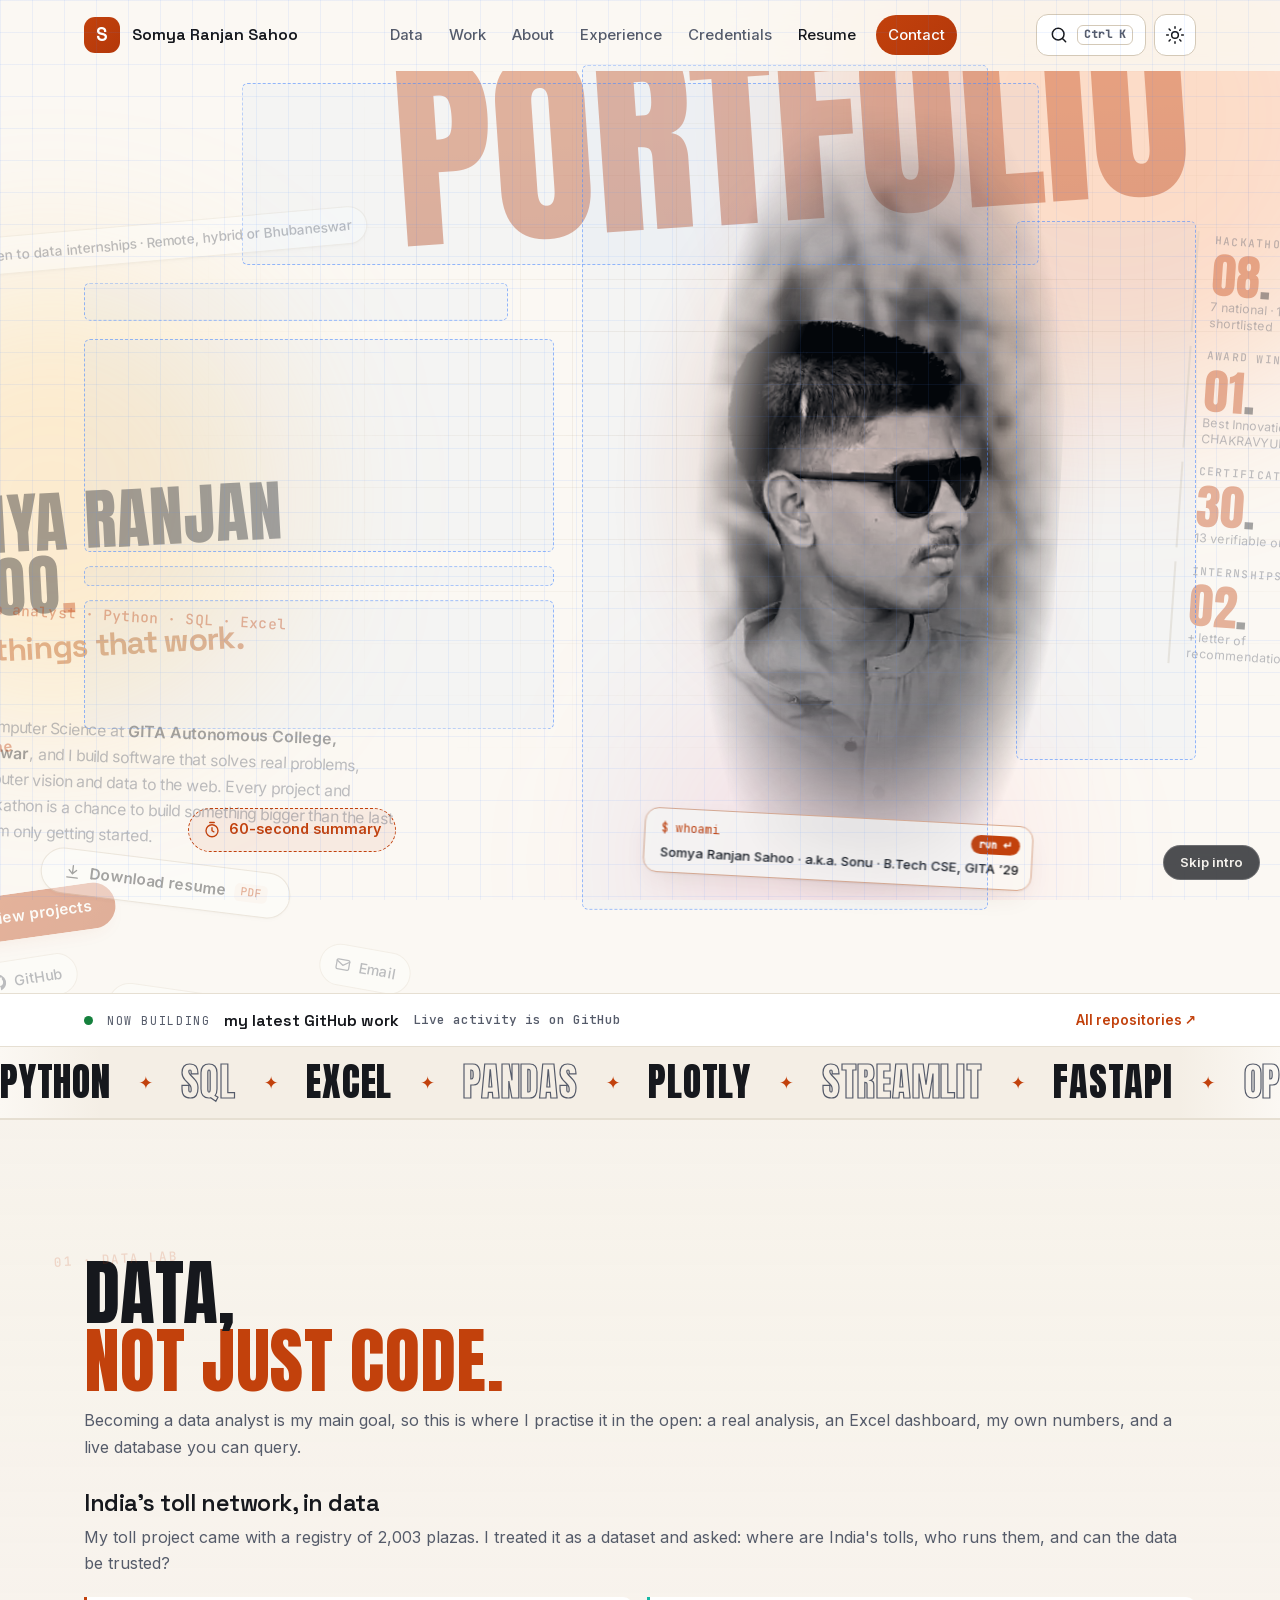
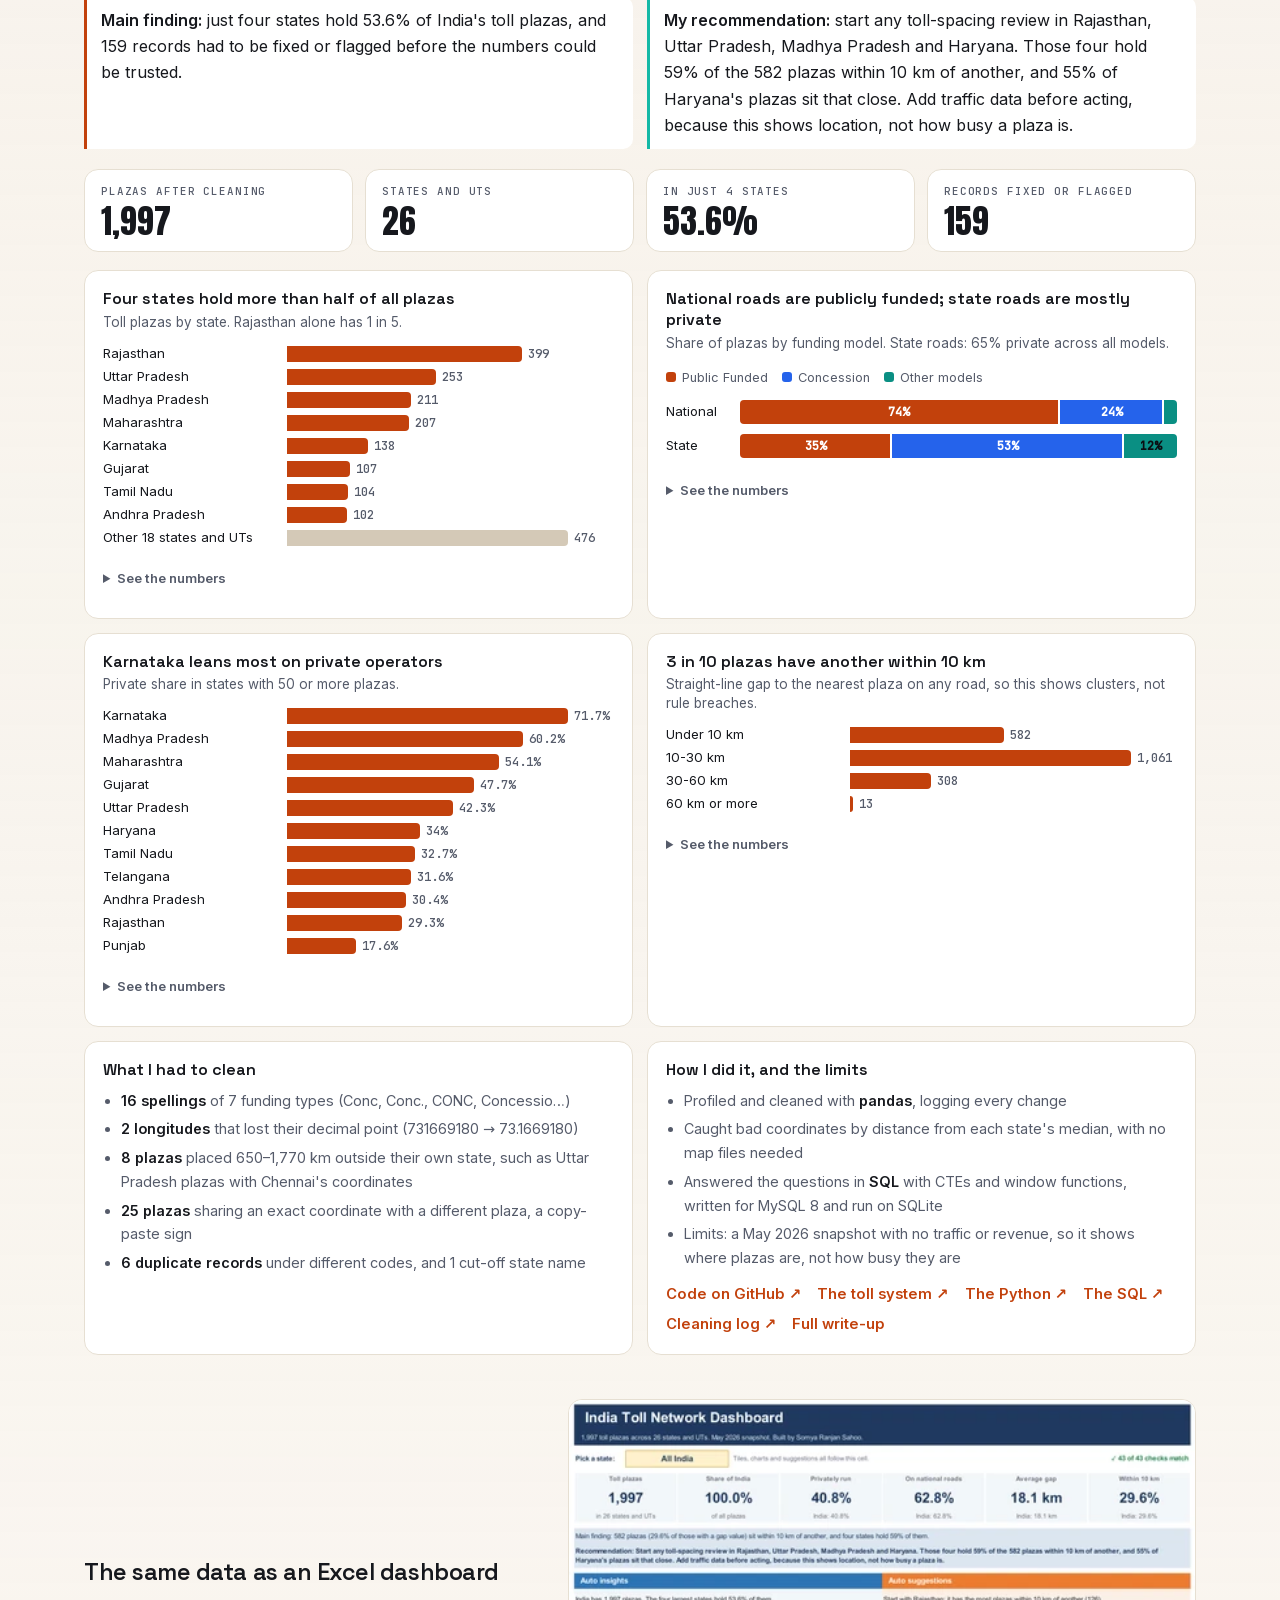
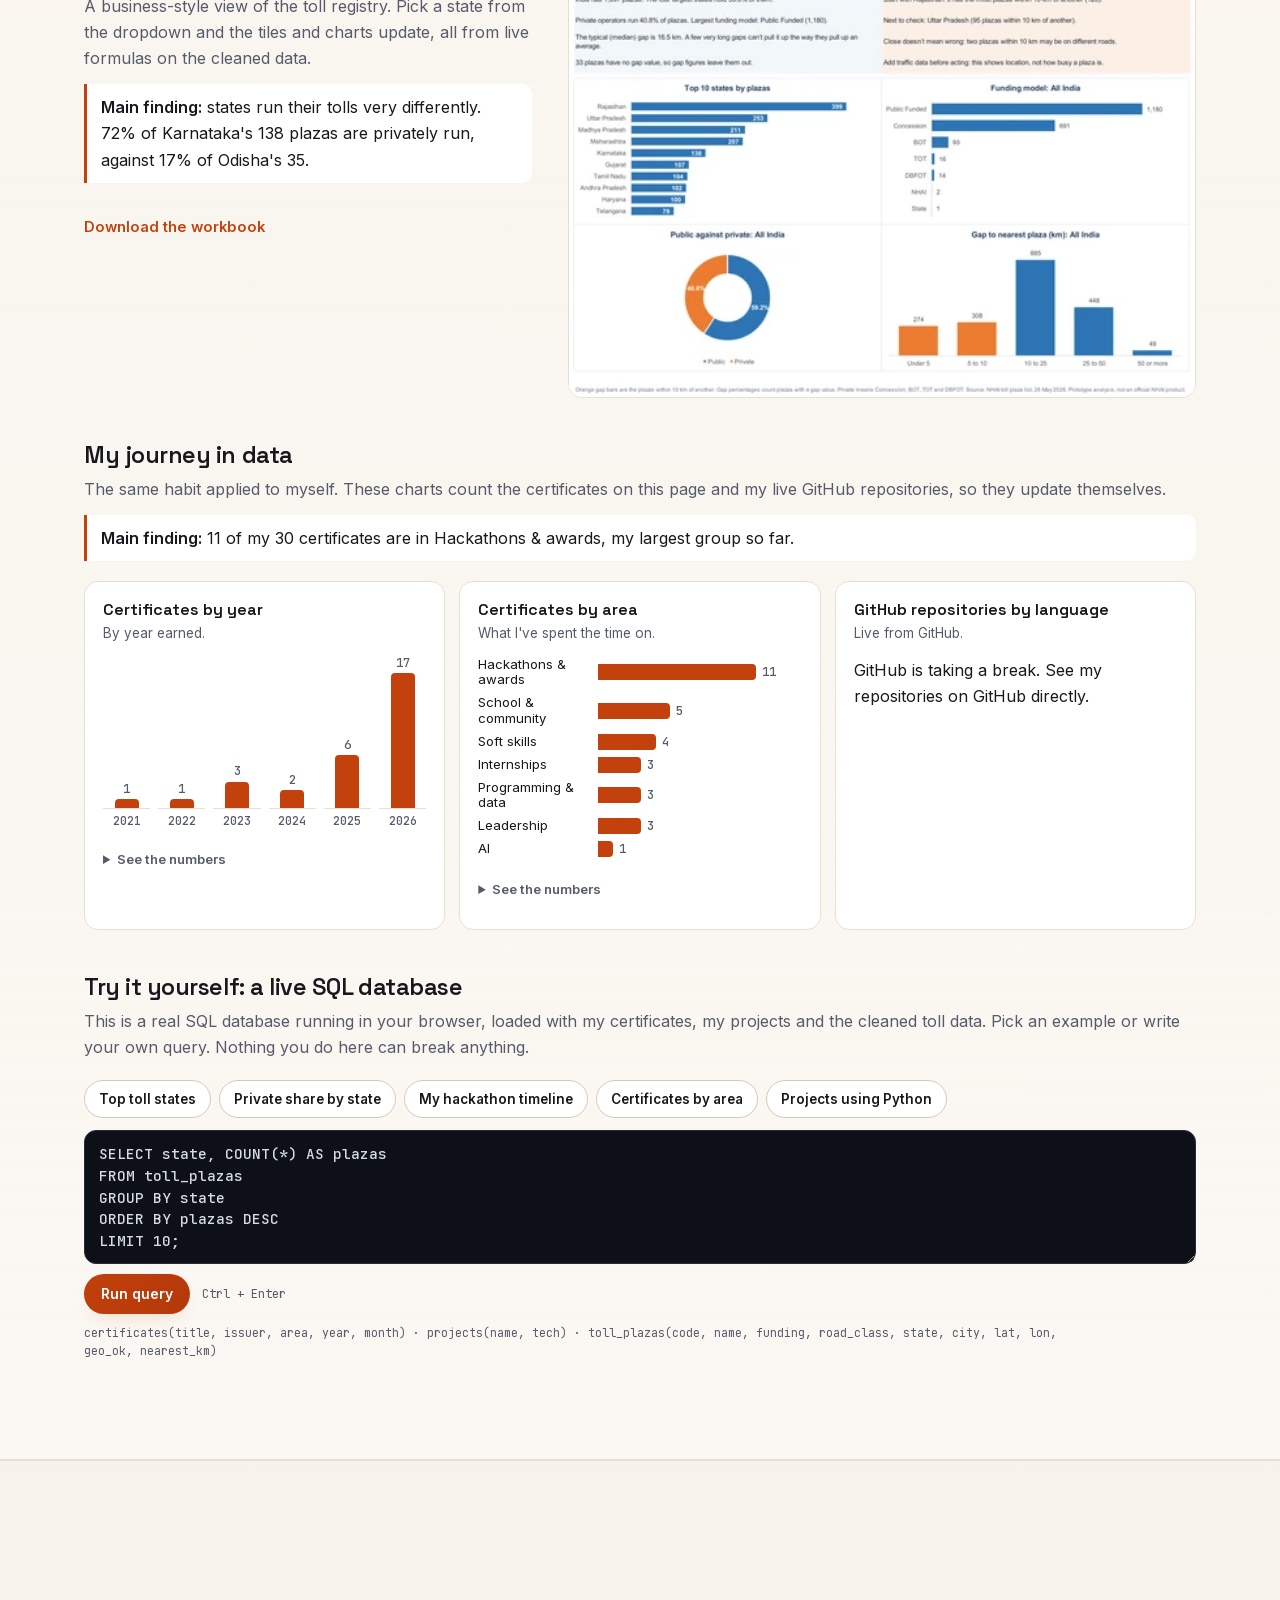
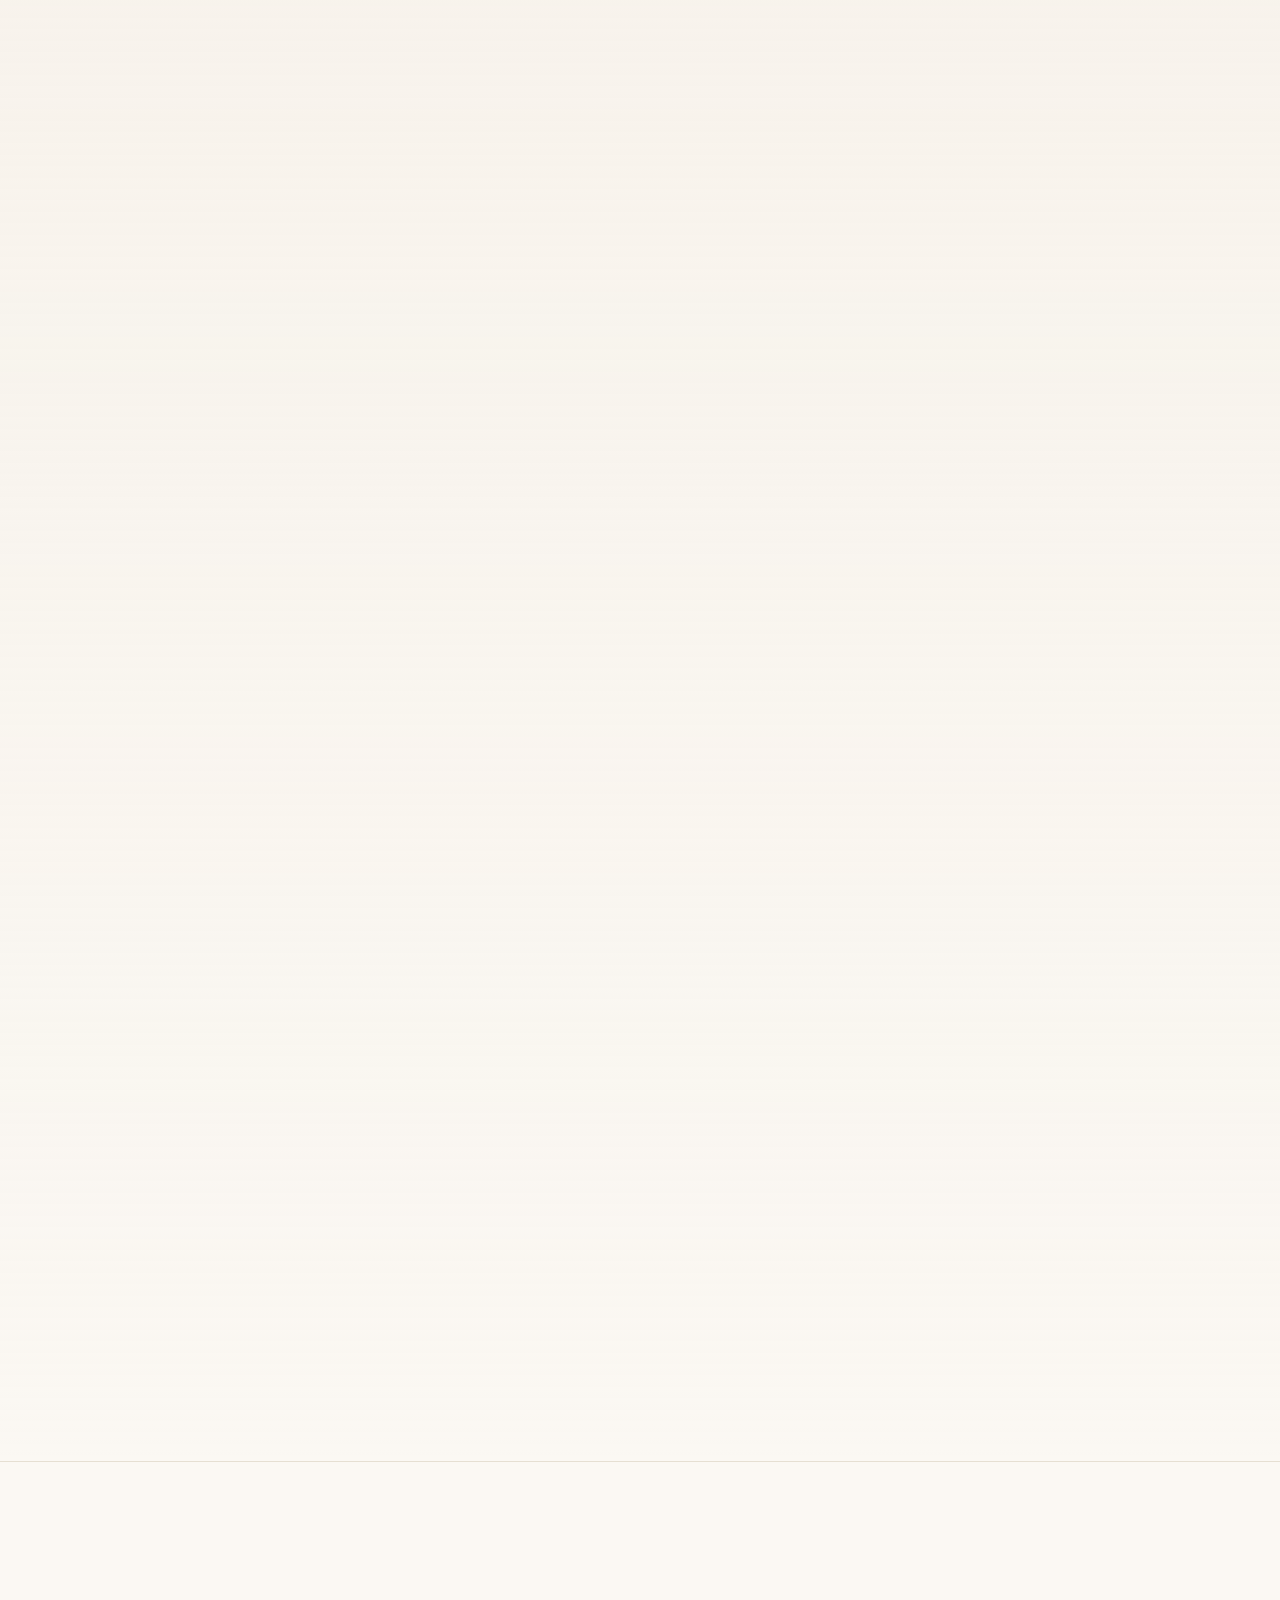
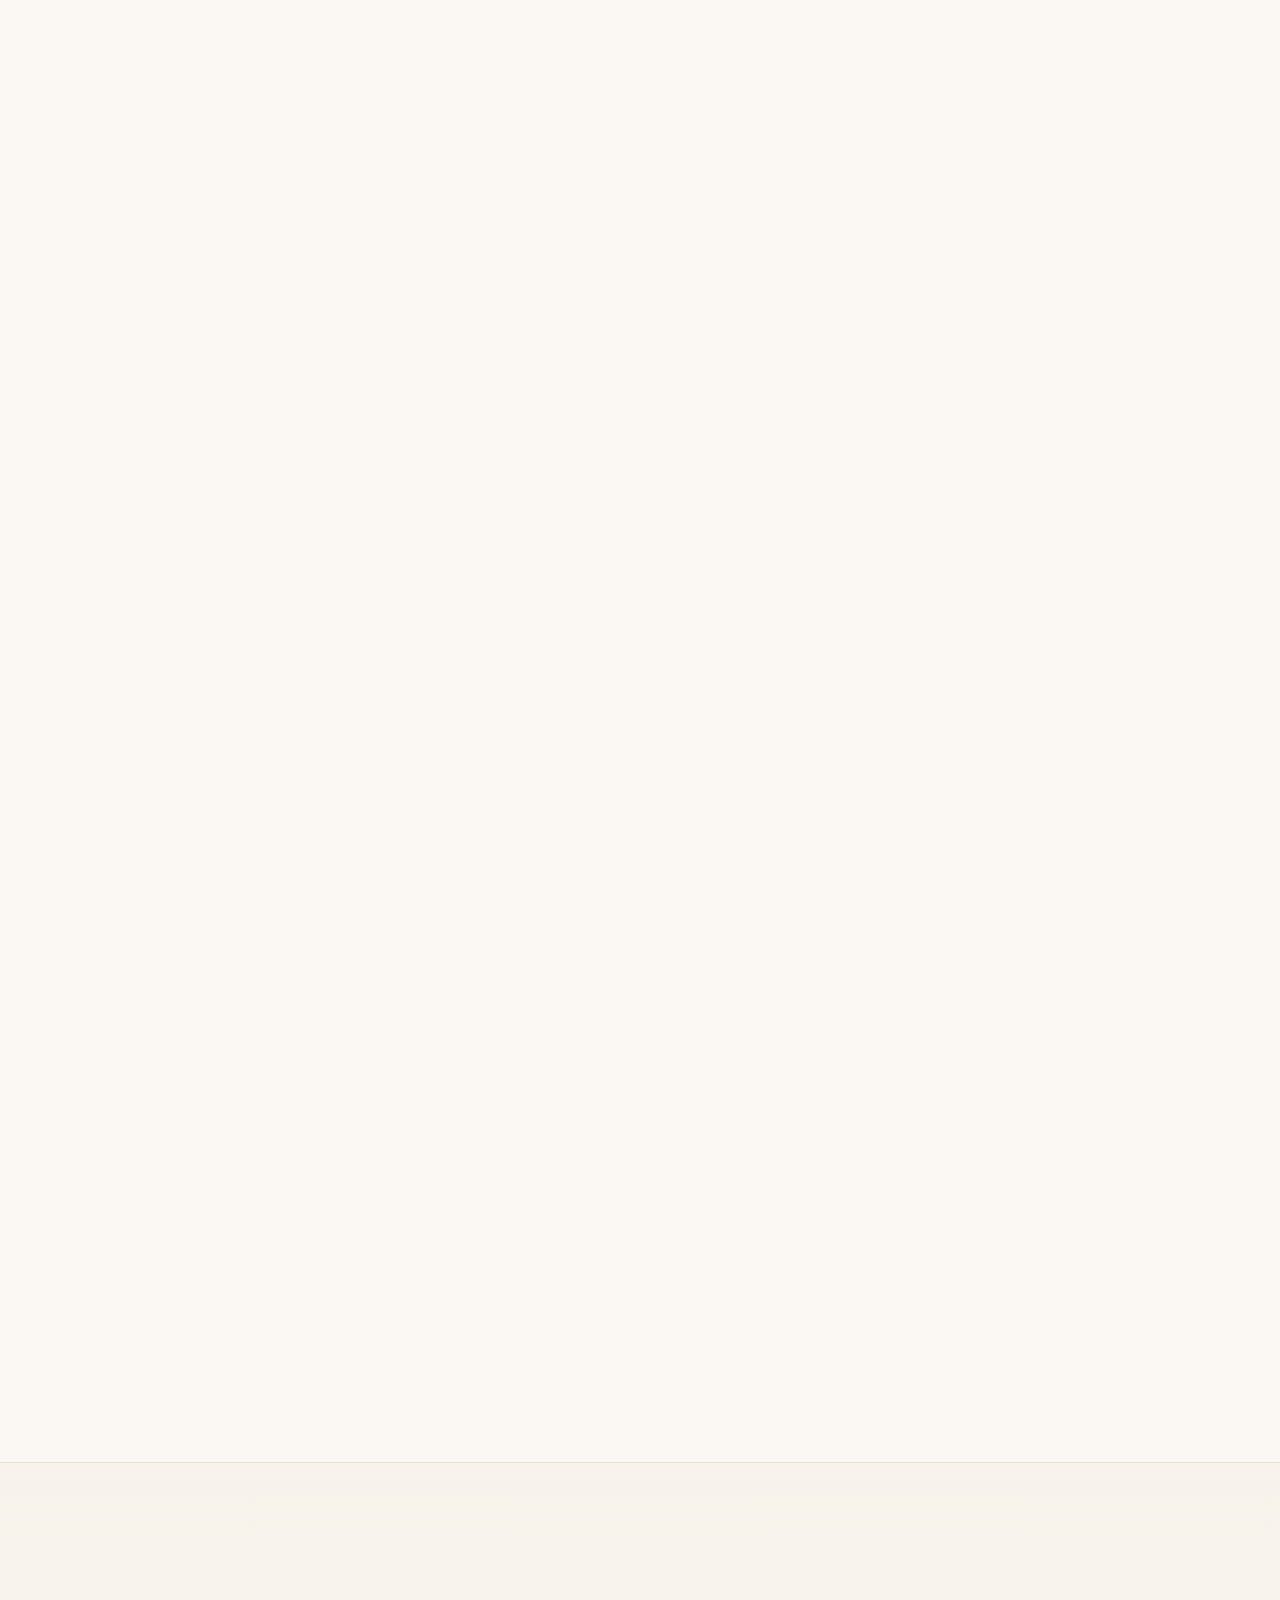
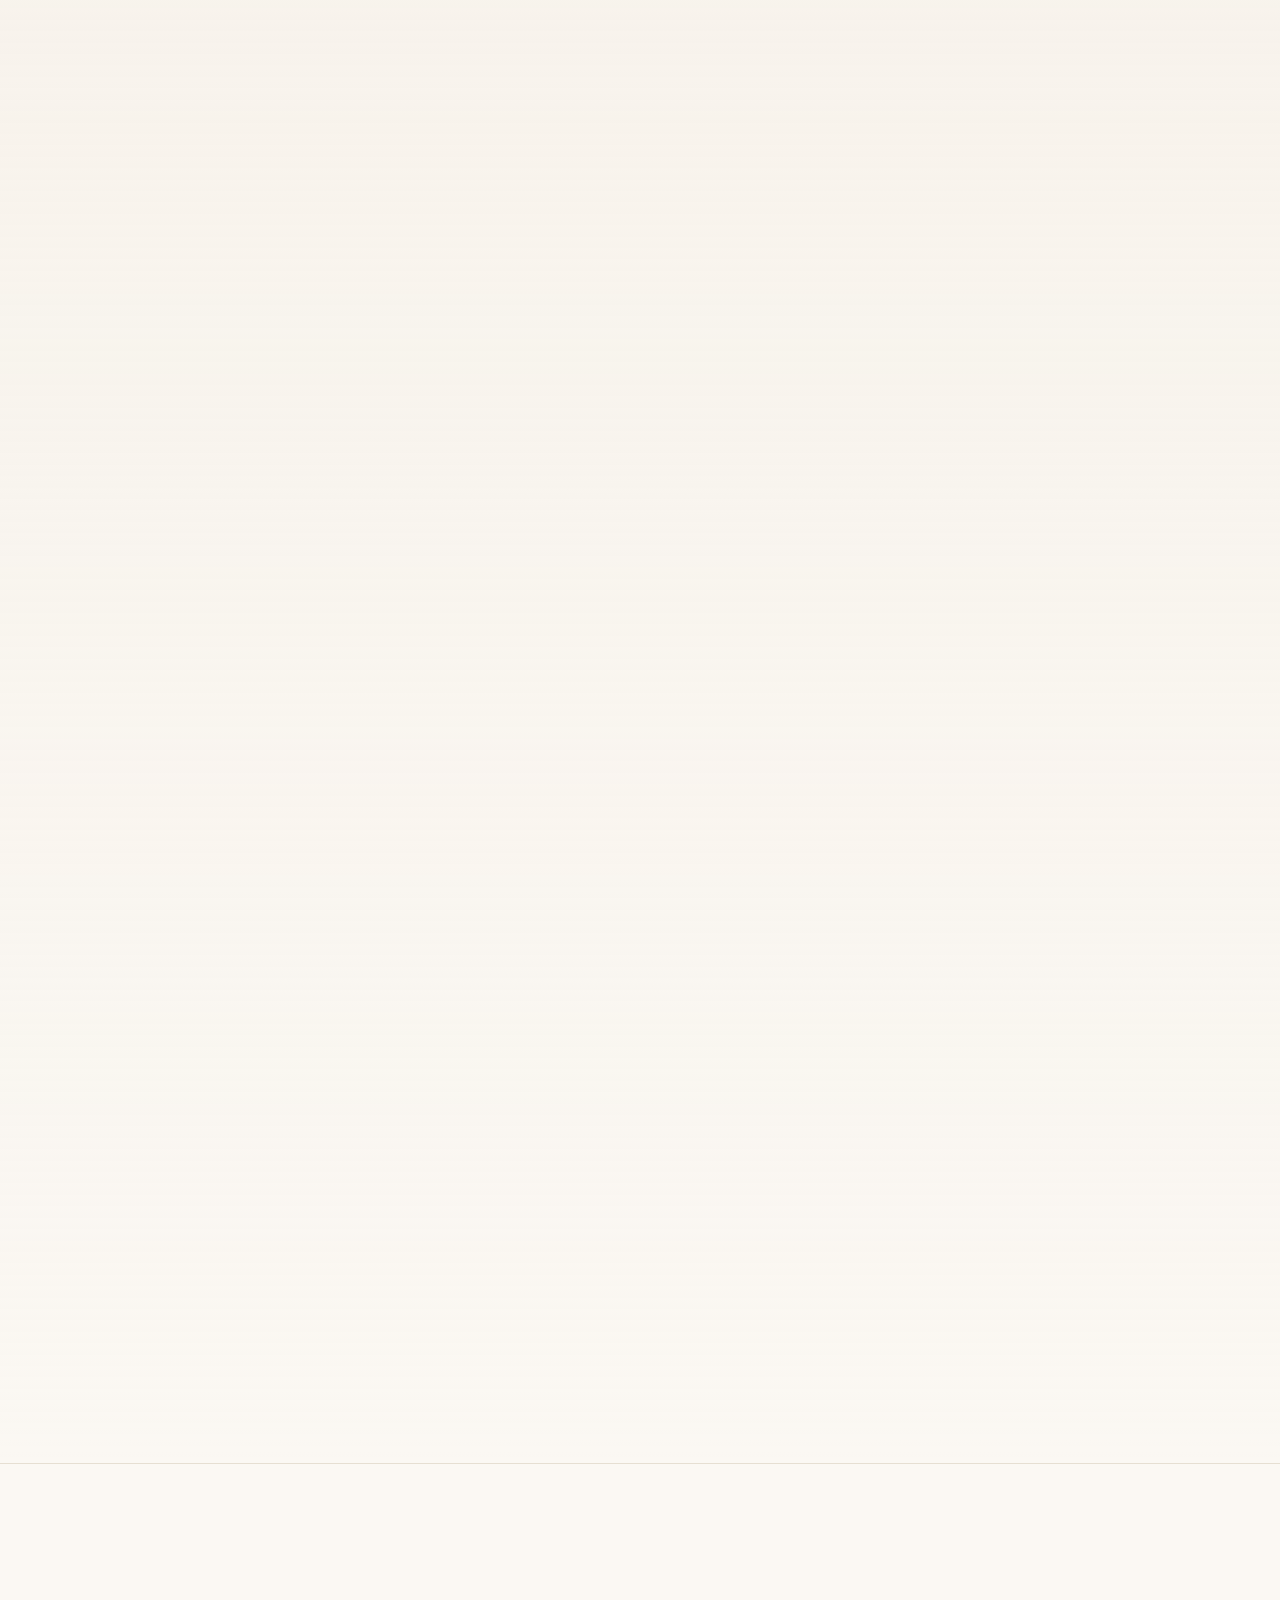
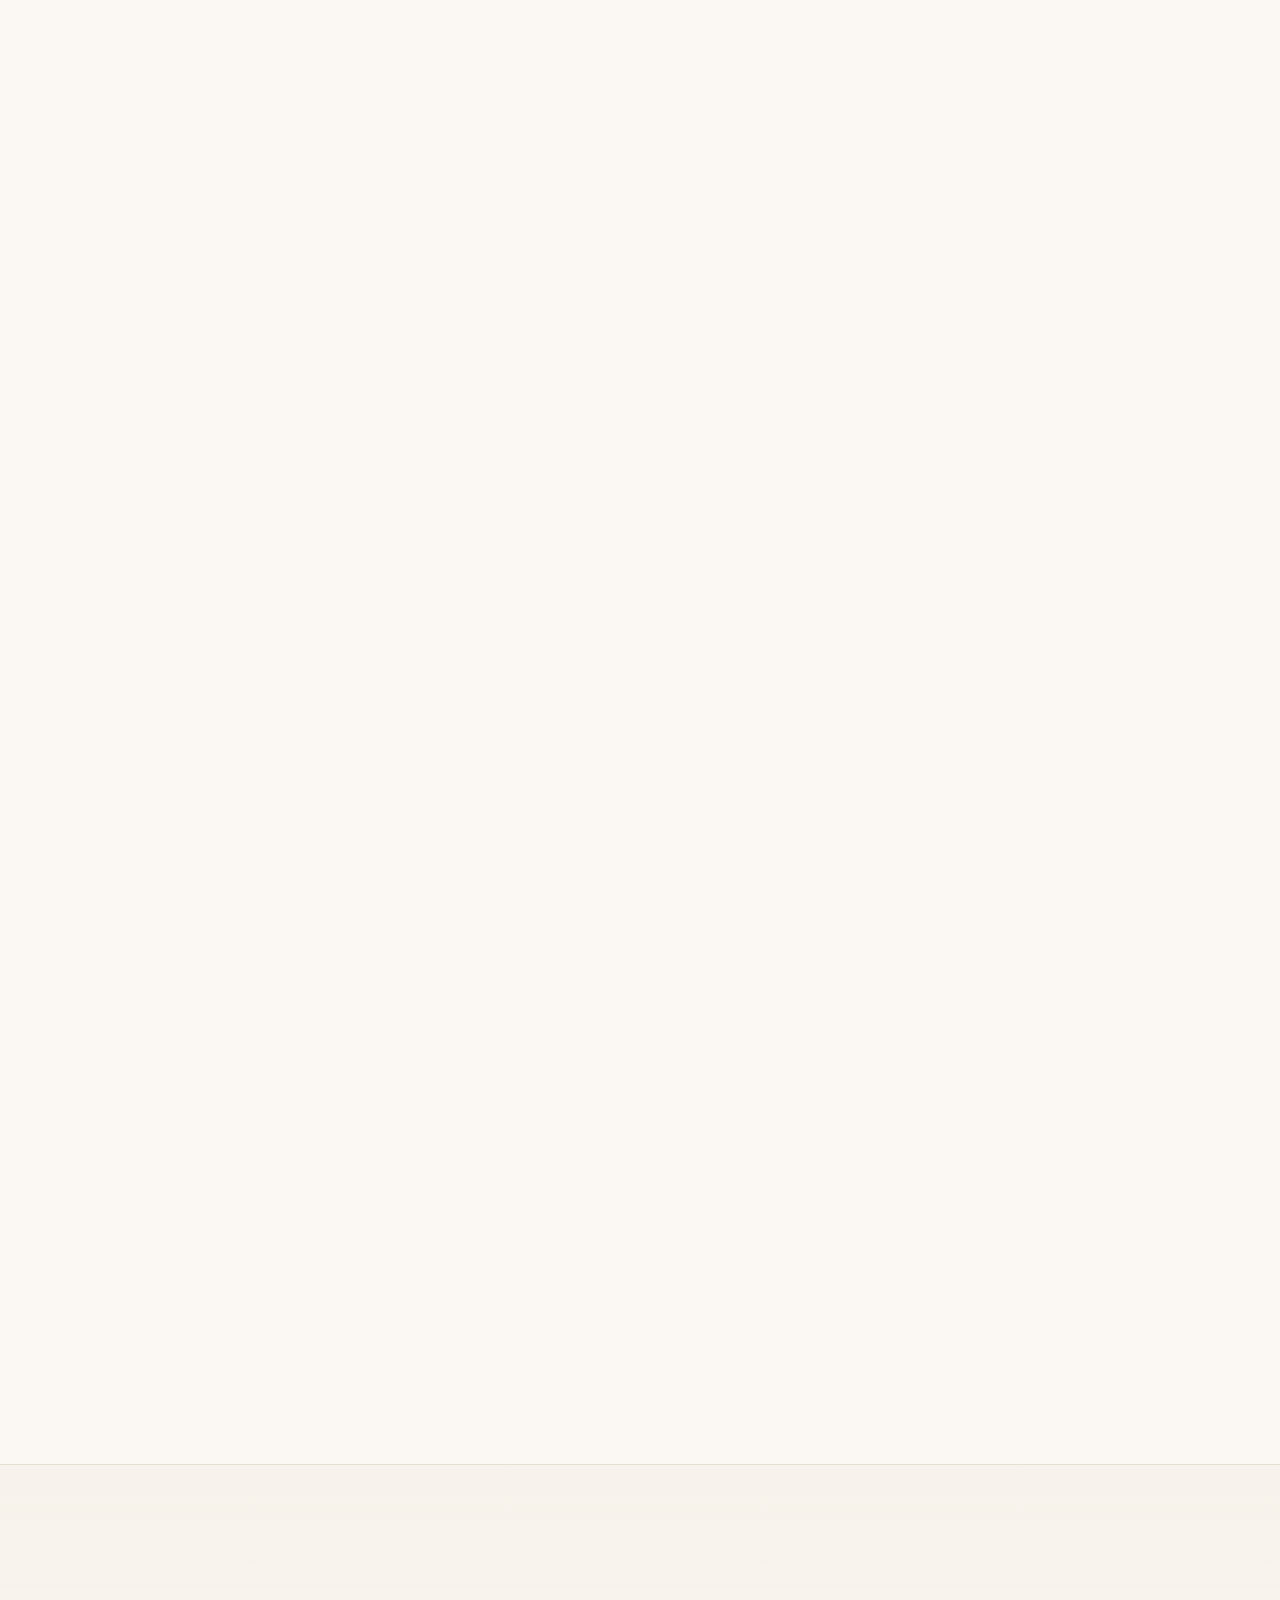
<file: index.html>
<!doctype html>
<html lang="en">
<head>
  <meta charset="utf-8">
  <meta http-equiv="Content-Security-Policy" content="default-src 'self'; script-src 'self' 'wasm-unsafe-eval' https://hcaptcha.com https://*.hcaptcha.com 'sha256-CqLHPRhWTCQA8C1etdhPpBsBVn5eTljVigBX4MGMH00=' 'sha256-QTKUewccu4vymS6kCMDNSDtay0EPB0g5P4r34XDZfdQ='; style-src 'self' 'sha256-Icru9iI+Ml/fjcU/eu9B+s/yN4zPpXb0PztYgx0rugE=' https://hcaptcha.com https://*.hcaptcha.com; frame-src https://hcaptcha.com https://*.hcaptcha.com; font-src 'self'; img-src 'self' data:; connect-src 'self' https://formsubmit.co https://api.web3forms.com https://api.github.com https://hcaptcha.com https://*.hcaptcha.com; form-action 'self' https://formsubmit.co; base-uri 'self'; object-src 'none'; upgrade-insecure-requests">
  <meta name="referrer" content="strict-origin-when-cross-origin">
  <meta name="viewport" content="width=device-width, initial-scale=1">
  <title>Somya Ranjan Sahoo | Aspiring Data Analyst &amp; Developer</title>
  <meta name="description" content="Portfolio of Somya Ranjan Sahoo, aspiring data analyst and software developer in Bhubaneswar. SQL, Python and Excel projects, dashboards and hackathon results.">
  <meta name="keywords" content="Somya Ranjan Sahoo, data analyst portfolio, aspiring data analyst, software developer, SQL, Python, Excel, data analysis, dashboards, Bhubaneswar, Odisha">
  <meta name="robots" content="index, follow, max-image-preview:large">
  <meta name="msvalidate.01" content="415E27A560C0398D7C4775791DD42732">
  <meta name="author" content="Somya Ranjan Sahoo">
  <meta name="theme-color" content="#0b0d12">
  <link rel="canonical" href="https://somyaranjansahoo6422.github.io/">

  <meta property="og:type" content="website">
  <meta property="og:site_name" content="Somya Ranjan Sahoo">
  <meta property="og:locale" content="en_IN">
  <meta property="og:title" content="Somya Ranjan Sahoo · Aspiring Data Analyst and Software Developer">
  <meta property="og:description" content="I build things that work. Projects, hackathon results, my resume and how to reach me.">
  <meta property="og:url" content="https://somyaranjansahoo6422.github.io/">
  <meta property="og:image" content="https://somyaranjansahoo6422.github.io/assets/og-image.jpg">
  <meta property="og:image:type" content="image/jpeg">
  <meta property="og:image:width" content="1200">
  <meta property="og:image:height" content="630">
  <meta property="og:image:alt" content="Somya Ranjan Sahoo, aspiring data analyst and software developer">
  <meta name="twitter:card" content="summary_large_image">
  <meta name="twitter:title" content="Somya Ranjan Sahoo · Aspiring Data Analyst and Software Developer">
  <meta name="twitter:description" content="I build things that work. Projects, hackathon results, my resume and how to reach me.">
  <meta name="twitter:image" content="https://somyaranjansahoo6422.github.io/assets/og-image.jpg">
  <meta name="twitter:image:alt" content="Somya Ranjan Sahoo, aspiring data analyst and software developer">

  <link rel="icon" href="favicon.ico" sizes="48x48">
  <link rel="icon" href="assets/icon-192.png" type="image/png" sizes="192x192">
  <link rel="apple-touch-icon" href="assets/apple-touch-icon.png">
  <link rel="me" href="https://github.com/somyaranjansahoo6422">
  <link rel="me" href="https://www.linkedin.com/in/somya-ranjan-sahoo-109599312/">

  <link rel="preload" as="image" href="assets/img/profile-960.webp" imagesrcset="assets/img/profile-240.webp 240w, assets/img/profile-480.webp 480w, assets/img/profile-720.webp 720w, assets/img/profile-960.webp 960w, assets/img/profile-1504.webp 1504w" imagesizes="(max-width: 760px) 70vw, 420px" fetchpriority="high">
  <!-- Phones paint from the inline first-screen CSS; the full stylesheet loads alongside without blocking. Wider screens wait for it as usual. -->
  <style id="critical">@font-face{font-family:Anton;src:url(assets/fonts/anton.woff2) format("woff2");font-weight:400;font-display:swap}@font-face{font-family:Poster Fallback;src:local("Roboto"),local("Roboto-Regular"),local("Arial"),local("Helvetica");size-adjust:66%}@font-face{font-family:Caveat;src:url(assets/fonts/caveat.woff2) format("woff2");font-weight:600;font-display:swap}@font-face{font-family:Space Grotesk;src:url(assets/fonts/space-grotesk.woff2) format("woff2");font-weight:500 700;font-display:swap}@font-face{font-family:Space Grotesk;src:url(assets/fonts/space-grotesk-ext.woff2) format("woff2");font-weight:500 700;font-display:swap;unicode-range:U+20B9}@font-face{font-family:Inter;src:url(assets/fonts/inter.woff2) format("woff2");font-weight:400 600;font-display:swap}@font-face{font-family:Inter;src:url(assets/fonts/inter-ext.woff2) format("woff2");font-weight:400 600;font-display:swap;unicode-range:U+20B9}@font-face{font-family:JetBrains Mono;src:url(assets/fonts/jetbrains-mono.woff2) format("woff2");font-weight:400 500;font-display:swap}@media(max-width:760px){:root{--bg: #fbf8f3;--bg-alt: #f4eee5;--surface: #ffffff;--surface-2: #fdfaf6;--text: #16181d;--muted: #555b6a;--line: #e6dfd2;--line-strong: #d4c9b7;--accent: #c2410c;--accent-2: #b45309;--accent-fill: #c2410c;--accent-fill-2: #b4380a;--accent-ink: #ffffff;--accent-soft: rgba(194, 65, 12, .07);--accent-glow: rgba(194, 65, 12, .24);--ok: #15803d;--grid: rgba(120, 90, 50, .09);--blob-1: rgba(255, 140, 80, .26);--blob-2: rgba(255, 196, 92, .24);--blob-3: rgba(255, 110, 140, .12);--shadow-sm: 0 1px 2px rgba(60, 40, 20, .05), 0 2px 6px rgba(60, 40, 20, .04);--shadow: 0 1px 2px rgba(60, 40, 20, .05), 0 10px 30px -12px rgba(90, 50, 20, .16);--shadow-lg: 0 2px 4px rgba(60, 40, 20, .05), 0 22px 50px -20px rgba(120, 60, 20, .26);--nav-bg: rgba(251, 248, 243, .82);--badge-win: #854d0e;--badge-win-bg: rgba(202, 138, 4, .13);--badge-final: #6d28d9;--badge-final-bg: rgba(109, 40, 217, .1);--badge-sel: #0f766e;--badge-sel-bg: rgba(15, 118, 110, .1);--badge-part: #475569;--badge-part-bg: rgba(71, 85, 105, .1);--danger: #b91c1c;--font-display: "Space Grotesk", system-ui, sans-serif;--font-body: "Inter", system-ui, -apple-system, "Segoe UI", sans-serif;--font-mono: "JetBrains Mono", ui-monospace, Consolas, monospace;--radius: 16px;--wrap: 1160px;--ease: cubic-bezier(.22, 1, .36, 1);color-scheme:light}@media(prefers-color-scheme:dark){:root:not([data-theme=light]){--bg: #0b0d12;--bg-alt: #0f1219;--surface: #151922;--surface-2: #121620;--text: #ecebe6;--muted: #a0a5b3;--line: #242a36;--line-strong: #343c4b;--accent: #ff7a4d;--accent-2: #ffb44a;--accent-fill: #ff6a3d;--accent-fill-2: #ff8a3d;--accent-ink: #0b0d12;--accent-soft: rgba(255, 106, 61, .12);--accent-glow: rgba(255, 106, 61, .28);--ok: #3ddc84;--grid: rgba(255, 255, 255, .05);--blob-1: rgba(255, 106, 61, .18);--blob-2: rgba(255, 170, 60, .09);--blob-3: rgba(120, 90, 255, .11);--shadow-sm: 0 1px 2px rgba(0, 0, 0, .3);--shadow: 0 1px 2px rgba(0, 0, 0, .3), 0 16px 40px -16px rgba(0, 0, 0, .6);--shadow-lg: 0 2px 4px rgba(0, 0, 0, .3), 0 26px 60px -20px rgba(0, 0, 0, .75);--nav-bg: rgba(11, 13, 18, .76);--badge-win: #fcd34d;--badge-win-bg: rgba(252, 211, 77, .14);--badge-final: #c4b5fd;--badge-final-bg: rgba(196, 181, 253, .14);--badge-sel: #5eead4;--badge-sel-bg: rgba(94, 234, 212, .12);--badge-part: #cbd5e1;--badge-part-bg: rgba(203, 213, 225, .12);--danger: #f87171;color-scheme:dark}}*,*:before,*:after{box-sizing:border-box}html{scroll-padding-top:84px}body{margin:0;background:var(--bg);color:var(--text);font:400 16px/1.65 var(--font-body);-webkit-font-smoothing:antialiased;overflow-x:hidden}img{max-width:100%;height:auto;display:block}a{color:inherit}h1,h2,h3{font-family:var(--font-display);line-height:1.15;margin:0;letter-spacing:-.02em}p{margin:0 0 1em}ul,ol{margin:0;padding:0;list-style:none}svg{width:20px;height:20px;fill:none;stroke:currentColor;stroke-width:1.8;stroke-linecap:round;stroke-linejoin:round;flex:none}::selection{background:var(--accent-fill);color:var(--accent-ink)}:focus-visible{outline:3px solid var(--accent);outline-offset:3px;border-radius:6px}.wrap{width:100%;max-width:var(--wrap);margin:0 auto;padding:0 24px}.mono{font-family:var(--font-mono);font-size:.82rem;letter-spacing:0}.sr-only{position:absolute;width:1px;height:1px;padding:0;margin:-1px;overflow:hidden;clip:rect(0 0 0 0);white-space:nowrap;border:0}.grad{background:linear-gradient(100deg,var(--accent) 0%,var(--accent-2) 50%,var(--accent) 100%);-webkit-background-clip:text;background-clip:text;color:transparent}.skip{position:absolute;left:-999px;top:8px;background:var(--accent-fill);color:var(--accent-ink);padding:10px 16px;border-radius:8px;z-index:100;font-weight:600}.skip:focus{left:8px}.ambient{position:fixed;inset:0;z-index:-1;pointer-events:none;overflow:hidden}.ambient span{position:absolute;border-radius:50%;filter:blur(80px)}.ambient span:nth-child(1){width:46vw;height:46vw;top:-14vw;right:-10vw;background:var(--blob-1)}.ambient span:nth-child(2){width:36vw;height:36vw;top:30vh;left:-14vw;background:var(--blob-2)}.ambient span:nth-child(3){width:30vw;height:30vw;bottom:-12vw;right:20vw;background:var(--blob-3)}.progress{position:fixed;top:0;left:0;right:0;height:3px;z-index:70;pointer-events:none;background:linear-gradient(90deg,var(--accent-fill),var(--accent-2));transform-origin:0 50%;transform:scaleX(0)}.btn{position:relative;overflow:hidden;isolation:isolate;display:inline-flex;align-items:center;justify-content:center;gap:8px;min-height:46px;padding:12px 22px;border-radius:999px;border:1px solid transparent;font:600 .95rem/1 var(--font-body);text-decoration:none;cursor:pointer;transition:transform .3s var(--ease),box-shadow .3s ease,background .25s ease,border-color .25s ease,color .25s ease}.btn svg{width:18px;height:18px}.btn--primary{background:linear-gradient(135deg,var(--accent-fill),var(--accent-fill-2));color:var(--accent-ink);box-shadow:0 8px 22px -10px var(--accent-glow)}.btn--primary:after{content:"";position:absolute;inset:0;z-index:-1;background:linear-gradient(110deg,transparent 30%,rgba(255,255,255,.35) 50%,transparent 70%);transform:translate(-120%);transition:transform .7s var(--ease)}.btn--primary:hover{transform:translateY(-2px);box-shadow:0 14px 30px -10px var(--accent-glow)}.btn--primary:hover:after{transform:translate(120%)}.btn--ghost{background:var(--surface);color:var(--text);border-color:var(--line-strong);box-shadow:var(--shadow-sm)}.btn--ghost:hover{transform:translateY(-2px);border-color:var(--accent);color:var(--accent)}.btn:active{transform:translateY(0) scale(.98)}.btn__meta{font:500 .7rem/1 var(--font-mono);padding:3px 6px;border-radius:5px;background:var(--accent-soft);color:var(--accent)}.link{color:var(--accent);text-decoration:underline;text-decoration-color:transparent;text-underline-offset:4px;text-decoration-thickness:1.5px;font-weight:600;font-size:.92rem;transition:text-decoration-color .25s ease}.link:hover{text-decoration-color:currentColor}.icon-btn{width:42px;height:42px;display:inline-grid;place-items:center;border-radius:12px;border:1px solid var(--line-strong);background:var(--surface);color:var(--text);cursor:pointer;transition:border-color .2s ease,color .2s ease}.icon-btn:hover{border-color:var(--accent);color:var(--accent)}.nav{position:sticky;top:0;z-index:50;background:var(--nav-bg);backdrop-filter:saturate(1.5) blur(14px);-webkit-backdrop-filter:saturate(1.5) blur(14px);border-bottom:1px solid transparent;transition:border-color .3s ease,box-shadow .3s ease}.nav__inner{display:flex;align-items:center;justify-content:space-between;height:70px;gap:16px;transition:height .3s var(--ease)}.brand{display:flex;align-items:center;gap:12px;text-decoration:none;font-weight:600}.brand__mark{width:36px;height:36px;border-radius:11px;display:grid;place-items:center;background:linear-gradient(135deg,var(--accent-fill),var(--accent-fill-2));color:var(--accent-ink);font:700 1.15rem/1 var(--font-display);transition:transform .4s var(--ease),border-radius .4s ease}.brand:hover .brand__mark{transform:rotate(-8deg);border-radius:50%}.brand__name{font-family:var(--font-display)}.brand:hover .brand__name{color:var(--accent)}.nav__links{display:flex;align-items:center;gap:2px}.nav__links a{text-decoration:none;padding:8px 12px;border-radius:999px;color:var(--muted);font-weight:500;font-size:.93rem;transition:color .2s ease,background .2s ease}.nav__links a:hover{color:var(--text);background:var(--accent-soft)}.nav__links .nav__resume{color:var(--text)}.nav__links .nav__cta{color:var(--accent-ink);background:linear-gradient(135deg,var(--accent-fill),var(--accent-fill-2));margin-left:6px}.nav__links .nav__cta:hover,.nav__links .nav__cta.active{color:var(--accent-ink);background:linear-gradient(135deg,var(--accent-fill),var(--accent-fill-2));filter:brightness(1.06)}.nav__tools{display:flex;gap:8px}.menu-btn,.i-moon{display:none}@media(prefers-color-scheme:dark){:root:not([data-theme=light]) .i-sun{display:none}:root:not([data-theme=light]) .i-moon{display:block}}.hero{padding:80px 0 60px;position:relative}.hero:before{content:"";position:absolute;inset:0;z-index:-1;pointer-events:none;background-image:linear-gradient(var(--grid) 1px,transparent 1px),linear-gradient(90deg,var(--grid) 1px,transparent 1px);background-size:52px 52px;mask-image:radial-gradient(ellipse 75% 65% at 65% 35%,#000 15%,transparent 72%);-webkit-mask-image:radial-gradient(ellipse 75% 65% at 65% 35%,#000 15%,transparent 72%)}.status{display:inline-flex;align-items:center;gap:10px;padding:7px 15px;border-radius:999px;border:1px solid var(--line);background:var(--surface);font-size:.85rem;font-weight:500;color:var(--muted);margin-bottom:18px;box-shadow:var(--shadow-sm)}.dot{position:relative;width:8px;height:8px;border-radius:50%;background:var(--ok)}.dot:after{content:"";position:absolute;inset:-4px;border-radius:50%;border:2px solid var(--ok);opacity:0}.role{font:500 .9rem/1.4 var(--font-mono);color:var(--accent);margin-bottom:14px;letter-spacing:.01em}.hero h1{font-size:clamp(2.4rem,5.6vw,4.2rem);margin-bottom:22px;letter-spacing:-.035em}.hero h1 .line{display:block}.lede{font-size:1.1rem;color:var(--muted);max-width:60ch}.lede strong{color:var(--text);font-weight:600}.hero__cta{display:flex;flex-wrap:wrap;align-items:center;gap:12px 14px;margin:30px 0 26px}.hero__contact{margin-left:4px}.socials{display:flex;flex-wrap:wrap;gap:10px}.socials a{display:inline-flex;align-items:center;gap:8px;text-decoration:none;color:var(--muted);font-weight:500;font-size:.9rem;padding:8px 14px;border-radius:999px;border:1px solid var(--line);background:var(--surface);transition:color .2s ease,border-color .2s ease,transform .3s var(--ease)}.socials a:hover{color:var(--accent);border-color:var(--accent);transform:translateY(-2px)}.socials svg{width:17px;height:17px}@media(prefers-reduced-motion:no-preference){html{scroll-behavior:smooth}.js .enter{opacity:0;transform:translateY(18px);animation:enter .8s var(--ease) forwards}.js .d1{animation-delay:.05s}.js .d2{animation-delay:.15s}.js .d3{animation-delay:.27s}.js .d4{animation-delay:.38s}.js .d5{animation-delay:.48s}.js .d6{animation-delay:.58s}.dot:after{animation:ping 2.2s cubic-bezier(0,0,.2,1) infinite}.ambient span:nth-child(1){animation:drift1 24s ease-in-out infinite alternate}.ambient span:nth-child(2){animation:drift2 28s ease-in-out infinite alternate}}@media(prefers-reduced-motion:reduce){.lift,.lift:hover,.btn:hover,.socials a:hover,.to-top:hover{transform:none!important}}@media(max-width:1100px){.nav__links a{padding:8px 9px;font-size:.9rem}}@media(max-width:960px){.menu-btn{display:inline-grid}.nav__links{position:absolute;top:100%;left:0;right:0;flex-direction:column;align-items:stretch;gap:2px;padding:10px 16px 18px;background:var(--bg);border-bottom:1px solid var(--line);box-shadow:0 20px 40px -20px #00000059;opacity:0;visibility:hidden;transform:translateY(-8px);transition:opacity .2s ease,transform .3s var(--ease),visibility 0s linear .2s}.nav__links a{padding:13px 12px;border-radius:12px;font-size:1rem}.nav__links .nav__cta{margin:8px 0 0;text-align:center}}.ambient span{animation:none!important;filter:blur(60px)}.nav{backdrop-filter:none;-webkit-backdrop-filter:none;background:var(--bg)}.wrap{padding:0 16px}.brand__name{font-size:.98rem}.hero{padding:36px 0 44px}.hero__cta .btn{flex:1 1 auto}@media(max-width:420px){.nav__tools{gap:4px}.nav__tools .icon-btn{width:44px;height:44px}.brand{gap:9px}.brand__name{font-size:.92rem}}a,button,summary,label,.filter{touch-action:manipulation}h1,h2,h3{text-wrap:balance}p,li,dd{text-wrap:pretty}.icon-btn:active,.filter:active,.to-top:active{transform:scale(.94)}.icon-btn,.filter{transition:transform .12s ease,border-color .2s ease,color .2s ease,background .2s ease}@media(pointer:coarse){.more .link,.case__links .link,.card>.link,.cert-list li>.link,.contact__links a,.footer__links a,.hero__contact,.about__evidence .link,.email-box__addr,.mini a,.section__head--row>.link{display:inline-flex;align-items:center;min-height:44px}}@media(max-width:380px){.nav__tools{gap:2px}.brand{gap:8px}.brand__name{font-size:.84rem}}@media(max-width:340px){.brand__name{display:none}}.stage{--word: clamp(4.4rem, 17vw, 15rem);position:relative;padding:0 0 84px;overflow:hidden;min-height:min(calc(100svh - 70px),1040px)}.stage__word{position:absolute;left:50%;top:18px;z-index:0;display:flex;white-space:nowrap;transform:translate(-50%,var(--py, 0px));font:700 var(--word)/.82 var(--font-display);letter-spacing:-.05em;pointer-events:none;user-select:none}.stage__word span{display:inline-block;background:linear-gradient(180deg,var(--accent-fill) 20%,var(--accent-fill-2) 100%);-webkit-background-clip:text;background-clip:text;color:transparent}.stage__grid{position:relative;z-index:1;display:grid;align-items:end;grid-template-columns:minmax(0,1.1fr) minmax(0,.95fr) 180px;gap:28px}.stage__text{padding-top:calc(var(--word) * .82 + 54px)}.stage h1{font-size:inherit;margin:0 0 14px;letter-spacing:normal}.stage__hello{display:block;font:500 clamp(1.1rem,1.8vw,1.45rem)/1.2 var(--font-display);color:var(--muted);margin-bottom:6px}.stage__name{display:block;font:700 clamp(2.2rem,4.3vw,3.7rem)/1 var(--font-display);letter-spacing:-.04em;text-transform:uppercase}.stage h1 .line.grad{display:block;margin-top:12px;font-size:clamp(1.35rem,2.5vw,2.1rem);letter-spacing:-.02em}.stage .role{margin:0 0 14px}@media(max-width:480px){.stage .role{font-size:clamp(.68rem,3.45vw,.9rem);letter-spacing:0}}.stage .lede{font-size:1.02rem;max-width:54ch}.stage .hero__cta{margin:24px 0 20px}.stage__portrait{position:relative;margin:0;height:clamp(440px,62vw,720px);align-self:end}.stage__portrait img{position:relative;z-index:1;width:100%;height:100%;object-fit:cover;object-position:50% 30%;-webkit-mask-image:linear-gradient(to bottom,#000 68%,transparent 98%),radial-gradient(ellipse 72% 80% at 50% 40%,#000 52%,transparent 82%);-webkit-mask-composite:source-in;mask-image:linear-gradient(to bottom,#000 68%,transparent 98%),radial-gradient(ellipse 72% 80% at 50% 40%,#000 52%,transparent 82%);mask-composite:intersect}.stage__glow{position:absolute;inset:12% 8% 6%;z-index:0;border-radius:50%;background:radial-gradient(circle at 50% 40%,var(--accent-glow),transparent 68%);filter:blur(30px)}.stage__tag{position:absolute;z-index:2;left:50%;bottom:7%;transform:translate(-50%);width:max-content;max-width:94%;padding:9px 14px;border-radius:999px;font-size:.8rem;text-align:center;background:var(--nav-bg);border:1px solid var(--line);box-shadow:var(--shadow);backdrop-filter:blur(10px);-webkit-backdrop-filter:blur(10px)}.stage__tag .mono{color:var(--accent);margin-right:6px}@media(max-width:1100px){.stage__tag{width:auto;left:8px;right:8px;transform:none;max-width:none}.stage__tag *{min-width:0;white-space:normal}}.stage__rail{margin:0;display:grid;gap:14px;align-self:center;padding-top:calc(var(--word) * .5)}.stage__rail>div{padding:2px 0 2px 16px;border-left:2px solid var(--line-strong);transition:border-color .3s ease}.stage__rail>div:hover{border-color:var(--accent-fill)}.stage__rail dt{font:500 .68rem/1.2 var(--font-mono);text-transform:uppercase;letter-spacing:.12em;color:var(--muted)}.stage__rail dd{margin:0}.stage__rail .count{display:block;font:700 2.6rem/1.05 var(--font-display);font-variant-numeric:tabular-nums;letter-spacing:-.03em;background:linear-gradient(135deg,var(--text),var(--accent));-webkit-background-clip:text;background-clip:text;color:transparent}.stage__sub{font-size:.76rem;color:var(--muted);line-height:1.35}.stage__scroll{position:absolute;left:50%;bottom:20px;transform:translate(-50%);z-index:2;display:inline-flex;align-items:center;gap:6px;font:500 .72rem/1 var(--font-mono);letter-spacing:.14em;text-transform:uppercase;color:var(--muted);text-decoration:none;padding:10px}.stage__scroll svg{width:16px;height:16px}.stage__scroll:hover{color:var(--accent)}.js .d7{animation-delay:.68s}.js .d8{animation-delay:.78s}@media(prefers-reduced-motion:no-preference){.js .stage__word span{opacity:0;transform:translateY(40%);animation:wordRise 1s var(--ease) forwards;animation-delay:calc(.05s + var(--i) * 55ms)}.stage__scroll svg{animation:bob 1.8s ease-in-out infinite}}@media(max-width:1100px){.stage__grid{grid-template-columns:minmax(0,1.1fr) minmax(0,.9fr)}.stage__rail{grid-column:1 / -1;grid-template-columns:repeat(4,1fr);padding-top:8px;align-self:start}}.stage{--word: 21vw;min-height:0;padding-bottom:64px}.stage__word{top:10px}.stage__grid{grid-template-columns:1fr;gap:22px;padding-top:calc(var(--word) * .82 * .45)}.stage__portrait{order:-1;height:clamp(320px,100vw,430px);width:min(84vw,340px);justify-self:center}.stage__rail{grid-template-columns:repeat(2,1fr);gap:16px 14px}.stage__rail .count{font-size:2.1rem}.stage__tag{font-size:.72rem;bottom:4%}.stage{--word: clamp(5.4rem, 22vw, 20rem);--font-poster: "Anton", "Impact", "Poster Fallback", sans-serif}.stage__word{font-family:var(--font-poster);font-weight:400;letter-spacing:-.005em;line-height:.86;top:12px}.stage__word span{background:linear-gradient(180deg,var(--accent-fill) 35%,var(--accent-fill-2) 100%);-webkit-background-clip:text;background-clip:text}.stage__text{padding-top:calc(var(--word) * .86 + 34px)}.stage__hello{font:600 clamp(1.7rem,2.8vw,2.4rem)/1 "Caveat","Segoe Script",cursive;color:var(--text);margin-bottom:2px}.stage__name{font-family:var(--font-poster);font-weight:400;letter-spacing:.01em;line-height:.95;font-size:clamp(2.7rem,5.2vw,4.6rem)}.accent-dot{color:var(--accent)}.stage__rail .count{font-family:var(--font-poster);font-weight:400;font-size:3rem;letter-spacing:.01em;line-height:1;background:none;color:var(--accent);-webkit-text-fill-color:currentColor}.stage__rail .count:after{content:".";color:var(--text)}.stage__rail dt{margin-bottom:4px}.stage__grid{padding-top:calc(var(--word) * .86 * .5)}.stage__rail .count{font-size:2.4rem}.stage__word span:nth-child(1){--i: 0}.stage__word span:nth-child(2){--i: 1}.stage__word span:nth-child(3){--i: 2}.stage__word span:nth-child(4){--i: 3}.stage__word span:nth-child(5){--i: 4}.stage__word span:nth-child(6){--i: 5}.stage__word span:nth-child(7){--i: 6}.stage__word span:nth-child(8){--i: 7}.stage__word span:nth-child(9){--i: 8}.stage{--word: clamp(5.4rem, 16.5vw, 15rem)}.stage__text{padding-top:calc(var(--word) * .86 + 30px)}.stage__portrait{height:clamp(520px,66vw,860px);margin-top:calc(var(--word) * -.62)}.stage__portrait img{object-position:62% 26%;filter:grayscale(1) contrast(1.18) brightness(.82);transition:filter .9s var(--ease),transform 1.2s var(--ease);-webkit-mask-image:linear-gradient(to bottom,#000 62%,transparent 96%),radial-gradient(ellipse 58% 66% at 56% 42%,#000 42%,transparent 74%);mask-image:linear-gradient(to bottom,#000 62%,transparent 96%),radial-gradient(ellipse 58% 66% at 56% 42%,#000 42%,transparent 74%)}.stage__portrait:hover img{filter:none;transform:scale(1.015)}.stage__glow{inset:6% 4% 10%;background:radial-gradient(circle at 56% 40%,var(--accent-glow),transparent 64%);filter:blur(40px);opacity:.9}.stage__portrait:after{content:"";position:absolute;left:18%;right:18%;bottom:14%;height:1px;z-index:2;background:linear-gradient(90deg,transparent,var(--accent-fill),transparent);opacity:.7}.stage__tag{bottom:9%}.stage .lede{font-size:.98rem}.stage .hero__cta{margin:20px 0 16px}@media(max-width:1100px){.stage__portrait{margin-top:calc(var(--word) * -.5);height:clamp(480px,70vw,700px)}}.stage{--word: 24vw}.stage__text{padding-top:0}.stage__grid{padding-top:calc(var(--word) * .86 * .42)}.stage__portrait{margin-top:0;height:clamp(320px,98vw,420px);width:min(88vw,360px)}.stage__portrait img{-webkit-mask-image:linear-gradient(to bottom,#000 60%,transparent 95%),radial-gradient(ellipse 62% 70% at 56% 44%,#000 44%,transparent 76%);mask-image:linear-gradient(to bottom,#000 60%,transparent 95%),radial-gradient(ellipse 62% 70% at 56% 44%,#000 44%,transparent 76%)}.stage__tag{bottom:4%}.stage__portrait:after{content:none}.stage__portrait img{-webkit-mask-image:linear-gradient(to bottom,transparent 0%,#000 24%,#000 62%,transparent 96%),radial-gradient(ellipse 60% 70% at 56% 46%,#000 44%,transparent 76%);mask-image:linear-gradient(to bottom,transparent 0%,#000 24%,#000 62%,transparent 96%),radial-gradient(ellipse 60% 70% at 56% 46%,#000 44%,transparent 76%)}.stage__tag{border-color:color-mix(in srgb,var(--accent-fill) 35%,var(--line))}.stage__portrait img{-webkit-mask-image:linear-gradient(to bottom,transparent 0%,#000 22%,#000 60%,transparent 95%),radial-gradient(ellipse 64% 72% at 56% 46%,#000 46%,transparent 78%);mask-image:linear-gradient(to bottom,transparent 0%,#000 22%,#000 60%,transparent 95%),radial-gradient(ellipse 64% 72% at 56% 46%,#000 46%,transparent 78%)}.stage__tag{font-size:.7rem;padding:7px 12px;max-width:92%}.stage__tag{white-space:nowrap;font-size:.68rem}.hero__cta .btn--primary{transition:transform .2s var(--ease),box-shadow .2s ease,filter .2s ease}:root{--font-poster: "Anton", "Impact", "Poster Fallback", sans-serif;--gold: #b45309;--gold-bg: rgba(202, 138, 4, .14)}@media(prefers-color-scheme:dark){:root:not([data-theme=light]){--gold: #fbbf24;--gold-bg: rgba(251, 191, 36, .14)}}.tabbar{display:none}:root[data-device=phone] .tabbar,:root[data-device=tablet] .tabbar{display:flex;position:fixed;z-index:70;justify-content:space-around;align-items:stretch;background:color-mix(in srgb,var(--surface) 88%,transparent);border:1px solid var(--line);backdrop-filter:blur(16px) saturate(1.4);-webkit-backdrop-filter:blur(16px) saturate(1.4);box-shadow:0 -8px 30px -18px #00000073}.tabbar a{position:relative;display:flex;flex-direction:column;align-items:center;justify-content:center;gap:3px;min-width:44px;min-height:48px;padding:6px 4px;text-decoration:none;color:var(--muted);font:600 .66rem/1 var(--font-body);letter-spacing:.02em;transition:color .2s ease}.tabbar svg{width:22px;height:22px;transition:transform .25s var(--ease)}.tabbar a:active svg{transform:scale(.9)}:root[data-device=phone] .tabbar{left:0;right:0;bottom:0;padding:4px 6px calc(4px + env(safe-area-inset-bottom));border-width:1px 0 0;border-radius:18px 18px 0 0}:root[data-device=phone] .tabbar a[data-tab=resume]{display:none}:root[data-device=phone] .tabbar a{flex:1}:root[data-device=phone] .menu-btn,:root[data-device=phone] .nav__links{display:none!important}:root[data-device=phone] body{padding-bottom:calc(64px + env(safe-area-inset-bottom))}.magnetic{transition:translate .25s var(--ease)}@media(prefers-color-scheme:light){:root:not([data-theme=dark]) .stage__portrait img{mix-blend-mode:multiply;filter:grayscale(1) contrast(1.25) brightness(1.18)}}:root[data-touch="1"] .cmdk-btn__k{display:none!important}.stage__tag{padding:0}.tag__btn{display:inline-flex;align-items:center;gap:4px;padding:9px 14px;border:0;border-radius:inherit;background:none;color:inherit;font:inherit;cursor:pointer;text-align:center}.tag__run{margin-left:8px;padding:2px 8px;border-radius:999px;font:600 .66rem/1.4 var(--font-mono);color:var(--accent-ink);background:var(--accent-fill)}.tag__btn:hover .tag__run{filter:brightness(1.08)}@media(prefers-reduced-motion:no-preference){.tag__run{animation:pulseRun 2.4s ease-in-out infinite}}.cmdk-btn{position:relative}.cmdk-btn__k{display:none}.qv-btn{display:inline-flex;align-items:center;gap:8px;min-height:44px;padding:0 14px;border-radius:999px;cursor:pointer;border:1px dashed var(--accent-fill);background:var(--accent-soft);color:var(--accent);font:600 .9rem/1 var(--font-body);transition:background .2s ease,transform .12s ease}.qv-btn svg{width:18px;height:18px}.qv-btn:hover{background:color-mix(in srgb,var(--accent-fill) 18%,transparent)}.qv-btn:active{transform:scale(.96)}body{background-color:var(--page-bg, var(--bg));transition:background-color 1s ease}.tag__btn{display:inline-block;white-space:nowrap;line-height:1.4}.tag__run{display:inline-block;vertical-align:1px}.tag__btn{white-space:normal}.ambient span{will-change:transform}@media(prefers-reduced-motion:no-preference){.tag__run{animation:none;position:relative}.tag__run:after{content:"";position:absolute;inset:-4px;border-radius:inherit;border:2px solid var(--accent-fill);opacity:0;animation:ping 2.4s ease-out infinite}}.stage__tag{padding:0;width:max-content;max-width:min(96%,460px);border-radius:14px;text-align:left;white-space:normal;font-size:.82rem;bottom:8%}.stage__tag .tag__btn{display:grid;gap:6px;width:100%;padding:10px 12px 11px 16px;border-radius:inherit;text-align:left;white-space:normal;line-height:1.35}.tag__top{display:flex;align-items:center;justify-content:space-between;gap:18px}.stage__tag .tag__cmd{margin:0;color:var(--accent);font-size:.78rem;letter-spacing:.02em}.stage__tag .tag__run{margin:0;flex:none}.tag__out{display:block;color:var(--text);font-weight:500;white-space:nowrap}.stage__tag .tag__btn:hover{background:color-mix(in srgb,var(--accent-fill) 6%,transparent)}.stage__tag{font-size:.74rem;max-width:94%;bottom:4%}.stage__tag .tag__extra{display:none}.tag__out{white-space:normal}.intro-lite .enter,.intro-lite .stage__word span{opacity:1;transform:none;animation:none}:root{--dv-1: #c2410c;--dv-2: #2563eb;--dv-3: #0a8f83;--dv-ink: #fff}@media(prefers-color-scheme:dark){:root:not([data-theme=light]){--dv-1: #f0622e;--dv-2: #4a8df0;--dv-3: #0fa898;--dv-ink: #0b0d12}}@keyframes enter{to{opacity:1;transform:none}}@keyframes ping{0%{opacity:.7;transform:scale(.6)}80%,to{opacity:0;transform:scale(1.8)}}@keyframes drift1{to{transform:translate(-8vw,10vh) scale(1.12)}}@keyframes drift2{to{transform:translate(10vw,-6vh) scale(.92)}}@keyframes wordRise{to{opacity:1;transform:none}}@keyframes bob{50%{transform:translateY(4px)}}@keyframes pulseRun{50%{box-shadow:0 0 0 5px var(--accent-soft)}}.intro-lite:not(.css-ready) main>:not(.stage),.intro-lite:not(.css-ready) body>footer{display:none}}
</style>
  <link id="css" rel="stylesheet" href="styles.min.css?v=ef644490" media="(min-width: 761px)">
  <noscript><link rel="stylesheet" href="styles.min.css?v=ef644490"></noscript>
  <script src="script.min.js?v=71a409de" defer fetchpriority="low"></script>

  <script>try{document.fonts.load('1em Anton');document.fonts.load('1em Inter')}catch(e){}try{var t=localStorage.getItem('theme');if(t)document.documentElement.setAttribute('data-theme',t)}catch(e){}try{if(matchMedia('(prefers-reduced-motion: reduce)').matches){}else if(matchMedia('(max-width: 760px)').matches||(matchMedia('(pointer: coarse)').matches&&Math.min(screen.width,screen.height)<=600)){document.documentElement.classList.add('intro-lite')}else{document.documentElement.classList.add('build-on');[['hand3d.min.js?v=538266f5','script'],['assets/img/hand-r.webp','image'],['assets/img/hand-l.webp','image']].forEach(function(f){var l=document.createElement('link');l.rel='preload';l.href=f[0];l.as=f[1];document.head.appendChild(l)});setTimeout(function(){if(!window.__bp)document.documentElement.classList.remove('build-on')},16000)}}catch(e){}try{var c=document.getElementById('css'),r=function(){c.media='all';document.documentElement.classList.add('css-ready')};if(c.sheet)r();else{if(location.hash)c.media='all';c.addEventListener('load',r)}}catch(e){document.documentElement.classList.add('css-ready')}</script>

  <script type="application/ld+json">
  {
    "@context": "https://schema.org",
    "@type": "ProfilePage",
    "name": "Somya Ranjan Sahoo",
    "url": "https://somyaranjansahoo6422.github.io/",
    "dateCreated": "2026-11-06T00:00:00+05:30",
    "dateModified": "2026-11-07T00:00:00+05:30",
    "mainEntity": {
      "@type": "Person",
      "name": "Somya Ranjan Sahoo",
      "alternateName": "Sonu",
      "jobTitle": "Aspiring Data Analyst and Software Developer",
      "description": "Portfolio of Somya Ranjan Sahoo, aspiring data analyst and software developer in Bhubaneswar. SQL, Python and Excel projects, dashboards and hackathon results.",
      "image": "https://somyaranjansahoo6422.github.io/assets/img/profile-960.webp",
      "url": "https://somyaranjansahoo6422.github.io/",
      "address": {
        "@type": "PostalAddress",
        "addressLocality": "Bhubaneswar",
        "addressRegion": "Odisha",
        "addressCountry": "IN"
      },
      "alumniOf": [
        {
          "@type": "CollegeOrUniversity",
          "name": "GITA Autonomous College, Bhubaneswar"
        },
        {
          "@type": "EducationalOrganization",
          "name": "Sainik School Bhubaneswar"
        }
      ],
      "knowsAbout": [
        "Data analysis",
        "SQL",
        "Python",
        "Excel",
        "Computer vision",
        "GIS",
        "Data visualization",
        "Dashboards",
        "pandas"
      ],
      "sameAs": [
        "https://github.com/somyaranjansahoo6422",
        "https://www.linkedin.com/in/somya-ranjan-sahoo-109599312/",
        "https://www.instagram.com/somya_ranjan__22/"
      ]
    }
  }
  </script>
  <script type="application/ld+json">
  {"@context":"https://schema.org","@type":"WebSite","name":"Somya Ranjan Sahoo","alternateName":["Somya Ranjan Sahoo Portfolio","Sonu"],"url":"https://somyaranjansahoo6422.github.io/","inLanguage":"en-IN","author":{"@type":"Person","name":"Somya Ranjan Sahoo"}}
  </script>
  <script type="application/ld+json">
  {"@context":"https://schema.org","@type":"ItemList","name":"Projects by Somya Ranjan Sahoo","itemListElement":[{"@type":"ListItem","position":1,"item":{"@type":"SoftwareSourceCode","name":"VANTAGE: ZERO","description":"A voice-controlled 3D combat flight game that runs in the browser.","codeRepository":"https://github.com/somyaranjansahoo6422/Game-using-Wispr-Flow","programmingLanguage":"TypeScript","author":{"@type":"Person","name":"Somya Ranjan Sahoo"},"url":"https://somyaranjansahoo6422.github.io/projects/vantage-zero/"},"url":"https://somyaranjansahoo6422.github.io/projects/vantage-zero/"},{"@type":"ListItem","position":2,"item":{"@type":"SoftwareSourceCode","name":"GOD VIEW","description":"An open-source-intelligence digital twin: live flights and satellites on a 3D globe, linked in a knowledge graph.","codeRepository":"https://github.com/somyaranjansahoo6422/GOD-VIEW","programmingLanguage":"Python","author":{"@type":"Person","name":"Somya Ranjan Sahoo"},"url":"https://somyaranjansahoo6422.github.io/projects/god-view/"},"url":"https://somyaranjansahoo6422.github.io/projects/god-view/"},{"@type":"ListItem","position":3,"item":{"@type":"SoftwareSourceCode","name":"UNSPOKEN","description":"A chest-mounted wearable that helps visually impaired users sense obstacles and lets non-verbal users speak through gestures.","codeRepository":"https://github.com/somyaranjansahoo6422/unspoken","programmingLanguage":"Python","author":{"@type":"Person","name":"Somya Ranjan Sahoo"},"url":"https://somyaranjansahoo6422.github.io/projects/unspoken/"},"url":"https://somyaranjansahoo6422.github.io/projects/unspoken/"},{"@type":"ListItem","position":4,"item":{"@type":"SoftwareSourceCode","name":"Smart Toll Plaza Management & GIS Command Center","description":"A toll operations prototype with live number-plate recognition and a Pan-India plaza map.","codeRepository":"https://github.com/somyaranjansahoo6422/smart-toll-plaza-system","programmingLanguage":"Python","author":{"@type":"Person","name":"Somya Ranjan Sahoo"},"url":"https://somyaranjansahoo6422.github.io/projects/smart-toll-plaza/"},"url":"https://somyaranjansahoo6422.github.io/projects/smart-toll-plaza/"},{"@type":"ListItem","position":5,"item":{"@type":"SoftwareSourceCode","name":"Student Attendance Management System","description":"A multi-role desktop app where students check in by scanning a QR code.","codeRepository":"https://github.com/somyaranjansahoo6422/Student_Attendance_Management_System","programmingLanguage":"Python","author":{"@type":"Person","name":"Somya Ranjan Sahoo"},"url":"https://somyaranjansahoo6422.github.io/projects/student-attendance-system/"},"url":"https://somyaranjansahoo6422.github.io/projects/student-attendance-system/"}]}
  </script>
</head>
<body>
  <a class="skip" href="#main">Skip to content</a>
  <div class="ambient" aria-hidden="true"><span></span><span></span><span></span></div>
  <div class="progress" id="progress" aria-hidden="true"></div>

  <header class="nav" id="top">
    <div class="wrap nav__inner">
      <a class="brand" href="#top" id="brandHome">
        <span class="brand__mark" aria-hidden="true">S</span>
        <span class="brand__name">Somya Ranjan Sahoo</span><span class="sr-only"> — back to top</span>
      </a>
      <nav class="nav__links" id="navLinks" aria-label="Primary">
        <a href="#data">Data</a>
        <a href="#work">Work</a>
        <a href="#about">About</a>
        <a href="#experience">Experience</a>
        <a href="#credentials">Credentials</a>
        <a href="#resume" class="nav__resume">Resume</a>
        <a href="#contact" class="nav__cta">Contact</a>
      </nav>
      <div class="nav__tools">
        <button class="icon-btn" id="themeToggle" type="button" aria-label="Switch to dark theme">
          <svg class="i-sun" viewBox="0 0 24 24" aria-hidden="true"><circle cx="12" cy="12" r="4"/><path d="M12 2v2M12 20v2M4.9 4.9l1.4 1.4M17.7 17.7l1.4 1.4M2 12h2M20 12h2M4.9 19.1l1.4-1.4M17.7 6.3l1.4-1.4"/></svg>
          <svg class="i-moon" viewBox="0 0 24 24" aria-hidden="true"><path d="M21 12.8A9 9 0 1 1 11.2 3a7 7 0 0 0 9.8 9.8z"/></svg>
        </button>
        <button class="icon-btn menu-btn" id="menuToggle" type="button" aria-label="Open menu" aria-expanded="false" aria-controls="navLinks">
          <svg viewBox="0 0 24 24" aria-hidden="true"><path d="M4 7h16M4 12h16M4 17h16"/></svg>
        </button>
      </div>
    </div>
  </header>

  <main id="main">
    <!-- HERO -->
    <section class="hero stage" aria-labelledby="hero-title">
      <div class="stage__word" aria-hidden="true"><span>P</span><span>O</span><span>R</span><span>T</span><span>F</span><span>O</span><span>L</span><span>I</span><span>O</span></div>
      <div class="wrap stage__grid">
        <div class="stage__text">
          <p class="status enter d1"><span class="dot" aria-hidden="true"></span>Open to data internships · Remote, hybrid or Bhubaneswar</p>
          <h1 id="hero-title">
            <span class="stage__hello enter d2">Hi, I'm</span>
            <span class="stage__name enter d3">Somya Ranjan Sahoo<span class="accent-dot">.</span></span>
            <span class="line grad enter d4">I build things that work.</span>
          </h1>
          <p class="role enter d4">Aspiring data analyst · Python · SQL · Excel</p>
          <p class="lede enter d5">
            I study Computer Science at <strong>GITA Autonomous College, Bhubaneswar</strong>, and I build software that
            solves real problems, from computer vision and data to the web. Every project and every hackathon is a chance
            to build something bigger than the last one, and I'm only getting started.
          </p>
          <div class="hero__cta enter d6">
            <a class="btn btn--primary" href="#work">View projects</a>
            <a class="btn btn--ghost" href="assets/Somya-Ranjan-Sahoo-Resume.pdf" download>
              <svg viewBox="0 0 24 24" aria-hidden="true"><path d="M12 4v11M7 10l5 5 5-5M5 20h14"/></svg>
              Download resume <span class="btn__meta">PDF</span>
            </a>
            <a class="link hero__contact" href="#contact">Contact me</a>
            <button type="button" class="qv-btn" id="qvOpen"><svg viewBox="0 0 24 24" aria-hidden="true"><circle cx="12" cy="13" r="8"/><path d="M12 9v4l2.5 1.5M9 2h6"/></svg>60-second summary</button>
          </div>
          <ul class="socials enter d7" aria-label="Profiles">
            <li><a href="https://github.com/somyaranjansahoo6422" target="_blank" rel="noopener noreferrer">
              <svg viewBox="0 0 24 24" aria-hidden="true"><path fill="currentColor" stroke="none" d="M12 .5a11.5 11.5 0 0 0-3.6 22.4c.6.1.8-.3.8-.6v-2c-3.2.7-3.9-1.5-3.9-1.5-.5-1.3-1.3-1.7-1.3-1.7-1-.7.1-.7.1-.7 1.2.1 1.8 1.2 1.8 1.2 1 1.8 2.8 1.3 3.5 1 .1-.8.4-1.3.7-1.6-2.6-.3-5.3-1.3-5.3-5.7 0-1.3.5-2.3 1.2-3.1-.1-.3-.5-1.5.1-3.1 0 0 1-.3 3.3 1.2a11.3 11.3 0 0 1 6 0C17.3 4.7 18.3 5 18.3 5c.6 1.6.2 2.8.1 3.1.8.8 1.2 1.8 1.2 3.1 0 4.4-2.7 5.4-5.3 5.7.4.4.8 1.1.8 2.2v3.2c0 .3.2.7.8.6A11.5 11.5 0 0 0 12 .5z"/></svg>
              <span>GitHub</span></a></li>
            <li><a href="https://www.linkedin.com/in/somya-ranjan-sahoo-109599312/" target="_blank" rel="noopener noreferrer">
              <svg viewBox="0 0 24 24" aria-hidden="true"><path fill="currentColor" stroke="none" d="M20.4 20.5h-3.6v-5.6c0-1.3 0-3-1.8-3s-2.1 1.4-2.1 2.9v5.7H9.4V9h3.4v1.6h.1c.5-.9 1.6-1.8 3.4-1.8 3.6 0 4.2 2.4 4.2 5.4v6.3zM5.3 7.4a2.1 2.1 0 1 1 0-4.2 2.1 2.1 0 0 1 0 4.2zM7.1 20.5H3.6V9h3.5v11.5zM22.2 0H1.8C.8 0 0 .8 0 1.7v20.6c0 .9.8 1.7 1.8 1.7h20.4c1 0 1.8-.8 1.8-1.7V1.7C24 .8 23.2 0 22.2 0z"/></svg>
              <span>LinkedIn</span></a></li>
            <li><a href="https://www.instagram.com/somya_ranjan__22/" target="_blank" rel="noopener noreferrer">
              <svg viewBox="0 0 24 24" aria-hidden="true"><rect x="3" y="3" width="18" height="18" rx="5"/><circle cx="12" cy="12" r="4"/><circle cx="17.5" cy="6.5" r="1" fill="currentColor" stroke="none"/></svg>
              <span>Instagram</span></a></li>
            <li><a href="mailto:6422somyaranjansahoo@gmail.com">
              <svg viewBox="0 0 24 24" aria-hidden="true"><rect x="3" y="5" width="18" height="14" rx="2"/><path d="m3 7 9 6 9-6"/></svg>
              <span>Email</span></a></li>
          </ul>
        </div>

        <figure class="stage__portrait enter d3">
          <span class="stage__glow" aria-hidden="true"></span>
          <img src="assets/img/profile-960.webp" srcset="assets/img/profile-240.webp 240w, assets/img/profile-480.webp 480w, assets/img/profile-720.webp 720w, assets/img/profile-960.webp 960w, assets/img/profile-1504.webp 1504w" sizes="(max-width: 760px) 70vw, 420px" width="1504" height="2816" alt="Portrait of Somya Ranjan Sahoo" loading="eager" fetchpriority="high" decoding="sync">
          <figcaption class="stage__tag"><span class="mono">$ whoami</span> Somya Ranjan Sahoo<span class="tag__extra"> · a.k.a. Sonu</span> · B.Tech CSE, GITA ’29</figcaption>
        </figure>

        <dl class="stage__rail">
          <div class="enter d5"><dt>Hackathons</dt><dd><span class="count" data-to="8">08</span></dd><dd class="stage__sub">7 national · 1 final · 3 shortlisted</dd></div>
          <div class="enter d6"><dt>Award win</dt><dd><span class="count" data-to="1">01</span></dd><dd class="stage__sub">Best Innovation Team, CHAKRAVYUH 1.0</dd></div>
          <div class="enter d7"><dt>Certificates</dt><dd><span class="count" data-to="30">30</span></dd><dd class="stage__sub">13 verifiable on Coursera</dd></div>
          <div class="enter d8"><dt>Internships</dt><dd><span class="count" data-to="2">02</span></dd><dd class="stage__sub">+ letter of recommendation</dd></div>
        </dl>
      </div>
      <a class="stage__scroll" href="#data"><span>Scroll</span><svg viewBox="0 0 24 24" aria-hidden="true"><path d="M12 5v14M6 13l6 6 6-6"/></svg></a>
    </section>

    <div class="nowbar" id="nowbar">
      <div class="wrap nowbar__inner">
        <span class="nowbar__dot" aria-hidden="true"></span>
        <span class="nowbar__label mono">Now building</span>
        <a class="nowbar__repo" id="nowRepo" href="https://github.com/somyaranjansahoo6422?tab=repositories" target="_blank" rel="noopener noreferrer">my latest GitHub work</a>
        <span class="nowbar__meta" id="nowMeta">Checking GitHub…</span>
        <a class="nowbar__all link" href="https://github.com/somyaranjansahoo6422?tab=repositories" target="_blank" rel="noopener noreferrer">All repositories ↗</a>
      </div>
    </div>

    <div class="ticker" aria-hidden="true"><div class="ticker__track"><div class="ticker__row"><span>Python</span><i>✦</i><span class="o">SQL</span><i>✦</i><span>Excel</span><i>✦</i><span class="o">pandas</span><i>✦</i><span>Plotly</span><i>✦</i><span class="o">Streamlit</span><i>✦</i><span>FastAPI</span><i>✦</i><span class="o">OpenCV</span><i>✦</i><span>GIS</span><i>✦</i><span class="o">Three.js</span><i>✦</i><span>Node.js</span><i>✦</i><span class="o">Raspberry Pi</span><i>✦</i><span>Git &amp; GitHub</span><i>✦</i></div><div class="ticker__row"><span>Python</span><i>✦</i><span class="o">SQL</span><i>✦</i><span>Excel</span><i>✦</i><span class="o">pandas</span><i>✦</i><span>Plotly</span><i>✦</i><span class="o">Streamlit</span><i>✦</i><span>FastAPI</span><i>✦</i><span class="o">OpenCV</span><i>✦</i><span>GIS</span><i>✦</i><span class="o">Three.js</span><i>✦</i><span>Node.js</span><i>✦</i><span class="o">Raspberry Pi</span><i>✦</i><span>Git &amp; GitHub</span><i>✦</i></div></div></div>

    <!-- DATA -->
    <section class="section section--alt" id="data" aria-labelledby="data-title">
      <div class="wrap">
        <header class="section__head">
          <p class="eyebrow">01 · Data lab</p>
          <h2 id="data-title">Data, <span class="hl">not just code.</span></h2>
          <p class="section__intro">Becoming a data analyst is my main goal, so this is where I practise it in the open: a real analysis, an Excel dashboard, my own numbers, and a live database you can query.</p>
        </header>

        <article class="study-data" id="toll-analysis">
          <h3 class="dl-h">India's toll network, in data</h3>
          <p class="dl-lede">My toll project came with a registry of 2,003 plazas. I treated it as a dataset and asked: where are India's tolls, who runs them, and can the data be trusted?</p>
          <div class="dl-findings">
            <p class="dl-finding"><strong>Main finding:</strong> just four states hold 53.6% of India's toll plazas, and 159 records had to be fixed or flagged before the numbers could be trusted.</p>
            <p class="dl-finding dl-finding--rec"><strong>My recommendation:</strong> start any toll-spacing review in Rajasthan, Uttar Pradesh, Madhya Pradesh and Haryana. Those four hold 59% of the 582 plazas within 10 km of another, and 55% of Haryana's plazas sit that close. Add traffic data before acting, because this shows location, not how busy a plaza is.</p>
          </div>
          <dl class="dl-stats">
            <div><dt>Plazas after cleaning</dt><dd>1,997</dd></div>
            <div><dt>States and UTs</dt><dd>26</dd></div>
            <div><dt>In just 4 states</dt><dd>53.6%</dd></div>
            <div><dt>Records fixed or flagged</dt><dd>159</dd></div>
          </dl>
          <div class="dl-grid">
            <figure class="dl-fig"><figcaption><strong>Four states hold more than half of all plazas</strong><span>Toll plazas by state. Rajasthan alone has 1 in 5.</span></figcaption><div id="chartStates" class="dl-chart"></div></figure>
            <figure class="dl-fig"><figcaption><strong>National roads are publicly funded; state roads are mostly private</strong><span>Share of plazas by funding model. State roads: 65% private across all models.</span></figcaption><div id="chartFunding" class="dl-chart"></div></figure>
            <figure class="dl-fig"><figcaption><strong>Karnataka leans most on private operators</strong><span>Private share in states with 50 or more plazas.</span></figcaption><div id="chartPrivate" class="dl-chart"></div></figure>
            <figure class="dl-fig"><figcaption><strong>3 in 10 plazas have another within 10 km</strong><span>Straight-line gap to the nearest plaza on any road, so this shows clusters, not rule breaches.</span></figcaption><div id="chartSpacing" class="dl-chart"></div></figure>
          </div>
          <div class="dl-notes">
            <div>
              <h4>What I had to clean</h4>
              <ul>
                <li><strong>16 spellings</strong> of 7 funding types (Conc, Conc., CONC, Concessio…)</li>
                <li><strong>2 longitudes</strong> that lost their decimal point (731669180 → 73.1669180)</li>
                <li><strong>8 plazas</strong> placed 650–1,770 km outside their own state, such as Uttar Pradesh plazas with Chennai's coordinates</li>
                <li><strong>25 plazas</strong> sharing an exact coordinate with a different plaza, a copy-paste sign</li>
                <li><strong>6 duplicate records</strong> under different codes, and 1 cut-off state name</li>
              </ul>
            </div>
            <div>
              <h4>How I did it, and the limits</h4>
              <ul>
                <li>Profiled and cleaned with <strong>pandas</strong>, logging every change</li>
                <li>Caught bad coordinates by distance from each state's median, with no map files needed</li>
                <li>Answered the questions in <strong>SQL</strong> with CTEs and window functions, written for MySQL 8 and run on SQLite</li>
                <li>Limits: a May 2026 snapshot with no traffic or revenue, so it shows where plazas are, not how busy they are</li>
              </ul>
              <p class="dl-links"><a class="link" href="https://github.com/somyaranjansahoo6422/india-toll-network-analysis" target="_blank" rel="noopener noreferrer">Code on GitHub ↗</a><a class="link" href="https://github.com/somyaranjansahoo6422/smart-toll-plaza-system" target="_blank" rel="noopener noreferrer">The toll system ↗</a><a class="link" href="https://github.com/somyaranjansahoo6422/india-toll-network-analysis/blob/main/analysis.py" target="_blank" rel="noopener noreferrer">The Python ↗</a><a class="link" href="https://github.com/somyaranjansahoo6422/india-toll-network-analysis/blob/main/queries.sql" target="_blank" rel="noopener noreferrer">The SQL ↗</a><a class="link" href="https://github.com/somyaranjansahoo6422/india-toll-network-analysis/blob/main/cleaning_log.csv" target="_blank" rel="noopener noreferrer">Cleaning log ↗</a> <a class="link" href="/projects/india-toll-network-analysis/">Full write-up</a></p>
            </div>
          </div>
        </article>

        <article class="study-data" id="toll-dashboard">
          <h3 class="dl-h">The same data as an Excel dashboard</h3>
          <p class="dl-lede">A business-style view of the toll registry. Pick a state from the dropdown and the tiles and charts update, all from live formulas on the cleaned data.</p>
          <p class="dl-finding"><strong>Main finding:</strong> states run their tolls very differently. 72% of Karnataka's 138 plazas are privately run, against 17% of Odisha's 35.</p>
          <a class="dl-shot zoom" href="assets/img/proj-toll-dashboard-1380.webp" data-caption="India Toll Network Dashboard in Excel"><img src="assets/img/proj-toll-dashboard-960.webp" srcset="assets/img/proj-toll-dashboard-480.webp 480w, assets/img/proj-toll-dashboard-960.webp 960w, assets/img/proj-toll-dashboard-1380.webp 1380w" sizes="(max-width: 760px) calc(100vw - 32px), 760px" width="960" height="916" alt="Excel dashboard with a state selector, six number tiles, auto insights and suggestions, and four charts of India's toll plazas" loading="lazy" decoding="async"></a>
          <p class="dl-links"><a class="link" href="assets/data/india-toll-dashboard.xlsx" download>Download the workbook</a></p>
        </article>

        <article class="study-data" id="my-numbers">
          <h3 class="dl-h">My journey in data</h3>
          <p class="dl-lede">The same habit applied to myself. These charts count the certificates on this page and my live GitHub repositories, so they update themselves.</p>
          <p class="dl-finding" id="myFinding" hidden></p>
          <div class="dl-grid dl-grid--3">
            <figure class="dl-fig"><figcaption><strong>Certificates by year</strong><span>By year earned.</span></figcaption><div id="chartYears" class="dl-chart"></div></figure>
            <figure class="dl-fig"><figcaption><strong>Certificates by area</strong><span>What I've spent the time on.</span></figcaption><div id="chartAreas" class="dl-chart"></div></figure>
            <figure class="dl-fig"><figcaption><strong>GitHub repositories by language</strong><span>Live from GitHub.</span></figcaption><div id="chartLangs" class="dl-chart"><p class="dl-wait">Checking GitHub…</p></div></figure>
          </div>
        </article>

        <article class="study-data sql" id="sqlBox">
          <h3 class="dl-h">Try it yourself: a live SQL database</h3>
          <p class="dl-lede">This is a real SQL database running in your browser, loaded with my certificates, my projects and the cleaned toll data. Pick an example or write your own query. Nothing you do here can break anything.</p>
          <div class="sql__examples">
            <button type="button" class="sql__ex" data-sql="SELECT state, COUNT(*) AS plazas
FROM toll_plazas
GROUP BY state
ORDER BY plazas DESC
LIMIT 10;">Top toll states</button>
            <button type="button" class="sql__ex" data-sql="SELECT state, COUNT(*) AS plazas,
  ROUND(100.0 * SUM(funding IN ('Concession','BOT','TOT','DBFOT')) / COUNT(*), 1) AS private_pct
FROM toll_plazas
GROUP BY state
HAVING COUNT(*) >= 50
ORDER BY private_pct DESC;">Private share by state</button>
            <button type="button" class="sql__ex" data-sql="SELECT month, title
FROM certificates
WHERE area LIKE 'Hackathons%'
ORDER BY month DESC;">My hackathon timeline</button>
            <button type="button" class="sql__ex" data-sql="SELECT area, COUNT(*) AS certificates
FROM certificates
GROUP BY area
ORDER BY certificates DESC;">Certificates by area</button>
            <button type="button" class="sql__ex" data-sql="SELECT name, tech
FROM projects
WHERE tech LIKE '%Python%';">Projects using Python</button>
          </div>
          <label class="sr-only" for="sqlIn">SQL query</label>
          <textarea id="sqlIn" class="sql__in" rows="5" spellcheck="false" autocapitalize="off" autocomplete="off">SELECT state, COUNT(*) AS plazas
FROM toll_plazas
GROUP BY state
ORDER BY plazas DESC
LIMIT 10;</textarea>
          <p class="sql__bar"><button type="button" class="btn btn--primary btn--sm" id="sqlRun">Run query</button><span class="sql__keys mono">Ctrl + Enter</span></p>
          <div id="sqlOut" class="sql__out" role="status" aria-live="polite"></div>
          <p class="sql__schema mono">certificates(title, issuer, area, year, month) · projects(name, tech) · toll_plazas(code, name, funding, road_class, state, city, lat, lon, geo_ok, nearest_km)</p>
        </article>
      </div>
    </section>

    <!-- SELECTED WORK & RECOGNITION -->
    <section class="section section--alt" id="work" aria-labelledby="work-title">
      <div class="wrap">
        <header class="section__head section__head--row">
          <div>
            <p class="eyebrow">02 · Selected work &amp; recognition</p>
            <h2 id="work-title">Things I've <span class="hl">built.</span></h2>
            <p class="section__intro">What each project does, who built it and where it got recognised. Open a case study
              to see how it works and which part was hardest to get right.</p>
          </div>
          <a class="link" href="https://github.com/somyaranjansahoo6422?tab=repositories" target="_blank" rel="noopener noreferrer">All repositories ↗</a>
        </header>

        <div class="workbar">
        <div class="filters" id="filters" role="group" aria-label="Filter projects by category" hidden>
          <button type="button" class="filter" data-filter="all" aria-pressed="true">All <span class="filter__n"></span></button>
          <button type="button" class="filter" data-filter="rec" aria-pressed="false">Hackathons &amp; recognition <span class="filter__n"></span></button>
          <button type="button" class="filter" data-filter="ai" aria-pressed="false">AI &amp; computer vision <span class="filter__n"></span></button>
          <button type="button" class="filter" data-filter="web" aria-pressed="false">Web &amp; interactive 3D <span class="filter__n"></span></button>
          <button type="button" class="filter" data-filter="gis" aria-pressed="false">GIS &amp; geospatial <span class="filter__n"></span></button>
          <button type="button" class="filter" data-filter="py" aria-pressed="false">Python &amp; data <span class="filter__n"></span></button>
        </div>
        <div class="viewtoggle" role="group" aria-label="Project layout" id="viewToggleWork" hidden>
          <button type="button" data-view="grid" aria-pressed="true"><svg viewBox="0 0 24 24" aria-hidden="true"><rect x="3" y="3" width="7" height="7" rx="1.5"/><rect x="14" y="3" width="7" height="7" rx="1.5"/><rect x="3" y="14" width="7" height="7" rx="1.5"/><rect x="14" y="14" width="7" height="7" rx="1.5"/></svg>Cards</button>
          <button type="button" data-view="index" aria-pressed="false"><svg viewBox="0 0 24 24" aria-hidden="true"><path d="M8 6h13M8 12h13M8 18h13M3 6h1M3 12h1M3 18h1"/></svg>Index</button>
        </div>
        </div>
        <p class="sr-only" id="filterStatus" role="status" aria-live="polite"></p>
        <div class="pindex" id="projIndex" hidden></div>

        <h3 class="group-title" data-group="cases">Flagship projects</h3>
        <div class="cases">

          <!-- SMART TOLL PLAZA -->
          <article class="case" id="toll" data-cats="gis ai py">
            <a class="case__media case__media--top zoom" href="assets/img/proj-toll-map-1520.webp" data-caption="Smart Toll Plaza: Pan-India GIS command center" data-video="assets/video/toll-anpr-loop.mp4">
              <img src="assets/img/proj-toll-map-960.webp" srcset="assets/img/proj-toll-map-480.webp 480w, assets/img/proj-toll-map-720.webp 720w, assets/img/proj-toll-map-960.webp 960w, assets/img/proj-toll-map-1520.webp 1520w" sizes="(max-width: 760px) calc(100vw - 32px), (max-width: 1100px) 50vw, 540px" width="1520" height="1573" alt="Map of India with about two thousand toll plazas plotted as blue and orange dots, labelled 2,003 toll plazas mapped" loading="lazy" decoding="async">
              <span class="badge badge--plain">Prototype · simulation</span>
            </a>
            <div class="case__body">
              <p class="case__kicker">GIS &amp; computer vision · Solo project</p>
              <h3>Smart Toll Plaza Management &amp; GIS Command Center</h3>
              <p class="case__purpose">An NHAI-style toll operations prototype: live number-plate recognition, a Pan-India plaza map and role-based reporting.</p>
              <ul class="chips chips--sm" aria-label="Technologies"><li>Python</li><li>Streamlit</li><li>FastALPR</li><li>OpenCV</li><li>WebRTC</li><li>Plotly</li><li>pandas</li></ul>
              <details class="study">
                <summary>Read the case study</summary>
                <dl class="study__grid">
                  <div><dt>Architecture</dt><dd>A Streamlit multipage app behind a sign-in, with four pages: Operations Overview, Live Camera, GIS Command Center and Analytics. A <code>CloudSQLAdapter</code> class stores transactions, security audits and shift closures in a JSON file, behind an interface meant to be swapped for a cloud SQL database later.</dd></div>
                  <div><dt>Data flow</dt><dd>WebRTC camera frame → every third frame → FastALPR (YOLOv9 plate detector + MobileViT OCR) → confidence ≥ 0.50 → Indian plate-format check → blacklist screening or diplomatic exemption → simulated FASTag or cash charge → ledger and audit entry.</dd></div>
                  <div><dt>Map &amp; analytics</dt><dd>A national toll-plaza registry (2,000+ rows) cleaned with pandas and plotted with Plotly's map view; analytics show payment mix and revenue by vehicle type; prices rise 1.15× in peak hours.</dd></div>
                  <div><dt>Hardest problem</dt><dd>Making a demo that runs on any machine. The data adapter needs no cloud credentials, and plate validation accepts standard, Bharat-series and diplomatic plates while throwing out OCR noise.</dd></div>
                  <div><dt>Testing</dt><dd>20 automated tests cover plate validation, peak-hour pricing, the data store and sign-in, and GitHub Actions runs them on every push.</dd></div>
                  <div><dt>Scope</dt><dd>It's a simulation for learning and demos, and it isn't connected to live FASTag, VAHAN or NHAI systems. It grew out of my Class XII toll-management project.</dd></div>
                </dl>
                <div class="study__gallery study__gallery--wide">
                  <a class="zoom" href="assets/img/proj-toll-pipeline-1480.webp" data-caption="The live ANPR checkout pipeline"><img src="assets/img/proj-toll-pipeline-960.webp" srcset="assets/img/proj-toll-pipeline-480.webp 480w, assets/img/proj-toll-pipeline-720.webp 720w, assets/img/proj-toll-pipeline-960.webp 960w, assets/img/proj-toll-pipeline-1480.webp 1480w" sizes="(max-width: 760px) calc(100vw - 64px), 500px" width="1480" height="480" alt="Diagram of the eight-step ANPR checkout pipeline: capture, detect, read, validate, screen, exempt, charge, record" loading="lazy" decoding="async"></a>
                </div>
                <div class="study__gallery">
                  <a class="zoom" href="assets/img/proj-toll-anpr-1600.webp" data-caption="Live camera: a plate locked and priced by vehicle class"><img src="assets/img/proj-toll-anpr-960.webp" srcset="assets/img/proj-toll-anpr-480.webp 480w, assets/img/proj-toll-anpr-960.webp 960w, assets/img/proj-toll-anpr-1600.webp 1600w" sizes="(max-width: 760px) 45vw, 240px" width="1600" height="900" alt="Live ANPR screen with a plate locked at 99 percent and a ₹100 tariff" loading="lazy" decoding="async"></a>
                  <a class="zoom" href="assets/img/proj-toll-alert-1600.webp" data-caption="Live camera: a blacklisted plate raises a security alert"><img src="assets/img/proj-toll-alert-960.webp" srcset="assets/img/proj-toll-alert-480.webp 480w, assets/img/proj-toll-alert-960.webp 960w, assets/img/proj-toll-alert-1600.webp 1600w" sizes="(max-width: 760px) 45vw, 240px" width="1600" height="900" alt="Live ANPR screen showing a security alert for a stolen vehicle" loading="lazy" decoding="async"></a>
                  <a class="zoom" href="assets/img/proj-toll-analytics-1600.webp" data-caption="Analytics: payment mix, revenue by vehicle class and daily trend"><img src="assets/img/proj-toll-analytics-960.webp" srcset="assets/img/proj-toll-analytics-480.webp 480w, assets/img/proj-toll-analytics-960.webp 960w, assets/img/proj-toll-analytics-1600.webp 1600w" sizes="(max-width: 760px) 45vw, 240px" width="1600" height="900" alt="Analytics charts for FASTag adoption and revenue by vehicle class" loading="lazy" decoding="async"></a>
                  <a class="zoom" href="assets/img/proj-toll-shift-1600.webp" data-caption="Shift closure: a cash shortage flagged for review"><img src="assets/img/proj-toll-shift-960.webp" srcset="assets/img/proj-toll-shift-480.webp 480w, assets/img/proj-toll-shift-960.webp 960w, assets/img/proj-toll-shift-1600.webp 1600w" sizes="(max-width: 760px) 45vw, 240px" width="1600" height="900" alt="End of shift cash reconciliation with a negative variance flagged" loading="lazy" decoding="async"></a>
                </div>
              </details>
              <p class="case__links">
                <a class="btn btn--ghost btn--sm" href="assets/video/toll-highlights.mp4" data-play data-caption="Smart Toll Plaza in about a minute, with simulated data">Watch the demo</a>
                <a class="btn btn--ghost btn--sm" href="https://github.com/somyaranjansahoo6422/smart-toll-plaza-system" target="_blank" rel="noopener noreferrer">Source code</a>
                <a class="link" href="#toll-analysis">See the data analysis</a>
                <a class="link" href="assets/video/toll-demo.mp4" data-play data-caption="Smart Toll Plaza full walkthrough, with simulated data">Full 4-minute walkthrough</a>
                <a class="btn btn--ghost btn--sm" href="/projects/smart-toll-plaza/">Full project page</a>
              </p>
            </div>
          </article>

          <!-- VANTAGE: ZERO -->
          <article class="case" id="vantage" data-cats="web rec">
            <a class="case__media zoom" href="assets/img/proj-vantage-800.webp" data-caption="VANTAGE: ZERO, in-game screenshot" data-video="assets/video/vantage-loop.mp4">
              <img src="assets/img/proj-vantage-800.webp" srcset="assets/img/proj-vantage-480.webp 480w, assets/img/proj-vantage-720.webp 720w, assets/img/proj-vantage-800.webp 800w" sizes="(max-width: 760px) calc(100vw - 32px), (max-width: 1100px) 50vw, 540px" width="800" height="420" alt="In-game screenshot of VANTAGE: ZERO: a fighter jet flying low over mountain terrain with a green heads-up display" loading="lazy" decoding="async">
              <span class="badge badge--part">Participant · Hacker House Goa 2026</span>
            </a>
            <div class="case__body">
              <p class="case__kicker">Interactive 3D · Solo project · Live</p>
              <h3>VANTAGE: ZERO</h3>
              <p class="case__purpose">A voice-controlled 3D combat flight game that runs in the browser.</p>
              <p>Fly a Su-57 or F-35 over terrain built from real Caucasus elevation data, and command it by voice, keyboard or mouse.</p>
              <ul class="chips chips--sm" aria-label="Technologies"><li>TypeScript</li><li>Three.js</li><li>Vite</li><li>Web Audio API</li><li>Web Speech API</li><li>Vitest</li></ul>
              <details class="study">
                <summary>Read the case study</summary>
                <dl class="study__grid">
                  <div><dt>Problem</dt><dd>Make a full flight-combat game that opens straight away in a browser (no installer, no asset packs, no API keys) and can be played entirely by voice.</dd></div>
                  <div><dt>What I built</dt><dd>A 6-degrees-of-freedom flight model running at 120 Hz, four missions plus a wave-survival mode across three theatres, a glass-cockpit HUD with a tactical map, an AI wingman and enemy drones, a voice-command layer, and assists such as autopilot and autoland.</dd></div>
                  <div><dt>Architecture</dt><dd>TypeScript compiled by Vite into a static bundle; Three.js (WebGL2) is the only runtime dependency. Audio is synthesised with the Web Audio API. Every push to GitHub deploys to Vercel.</dd></div>
                  <div><dt>Hardest problem</dt><dd>Keeping it self-contained. Terrain, aircraft, audio and dialogue are all generated locally, so the game never needs the network. A suite of 81 automated Vitest tests covers flight, missions, voice bindings and settings.</dd></div>
                  <div><dt>Outcome</dt><dd>It's live and you can play it. I made it for the Wispr Flow challenge at Hacker House Goa 2026, directing an AI coding assistant by voice dictation.</dd></div>
                </dl>
                <div class="study__gallery">
                  <a class="zoom" href="assets/img/proj-vantage-takeoff-1600.webp" data-caption="Auto-takeoff after the “take off” command"><img src="assets/img/proj-vantage-takeoff-960.webp" srcset="assets/img/proj-vantage-takeoff-480.webp 480w, assets/img/proj-vantage-takeoff-960.webp 960w, assets/img/proj-vantage-takeoff-1600.webp 1600w" sizes="(max-width: 760px) 45vw, 240px" width="1600" height="1000" alt="A jet lifting off a valley runway with afterburners lit and the full HUD on screen" loading="lazy" decoding="async"></a>
                  <a class="zoom" href="assets/img/proj-vantage-chase-1600.webp" data-caption="Low-level valley flight from the chase camera"><img src="assets/img/proj-vantage-chase-960.webp" srcset="assets/img/proj-vantage-chase-480.webp 480w, assets/img/proj-vantage-chase-960.webp 960w, assets/img/proj-vantage-chase-1600.webp 1600w" sizes="(max-width: 760px) 45vw, 240px" width="1600" height="1000" alt="Chase view of the jet flying low through a green valley" loading="lazy" decoding="async"></a>
                  <a class="zoom" href="assets/img/proj-vantage-inflight-1600.webp" data-caption="Front camera view during the mission"><img src="assets/img/proj-vantage-inflight-960.webp" srcset="assets/img/proj-vantage-inflight-480.webp 480w, assets/img/proj-vantage-inflight-960.webp 960w, assets/img/proj-vantage-inflight-1600.webp 1600w" sizes="(max-width: 760px) 45vw, 240px" width="1600" height="1000" alt="Front camera view of the jet in a valley with mission text on the HUD" loading="lazy" decoding="async"></a>
                  <a class="zoom" href="assets/img/proj-vantage-hangar-1600.webp" data-caption="The pilot in the Tactical Hangar"><img src="assets/img/proj-vantage-hangar-960.webp" srcset="assets/img/proj-vantage-hangar-480.webp 480w, assets/img/proj-vantage-hangar-960.webp 960w, assets/img/proj-vantage-hangar-1600.webp 1600w" sizes="(max-width: 760px) 45vw, 240px" width="1600" height="1000" alt="A pilot avatar standing in front of the jet in the hangar" loading="lazy" decoding="async"></a>
                </div>
              </details>
              <p class="case__links">
                <a class="btn btn--primary btn--sm" href="https://vantage-zero.vercel.app" target="_blank" rel="noopener noreferrer">Play it live</a>
                <a class="btn btn--ghost btn--sm" href="assets/video/vantage-reel.mp4" data-play data-caption="VANTAGE: ZERO demo: menu, voice-commanded takeoff, valley flight and hangar">Watch the demo</a>
                <a class="btn btn--ghost btn--sm" href="https://github.com/somyaranjansahoo6422/Game-using-Wispr-Flow" target="_blank" rel="noopener noreferrer">Source code</a>
                <a class="btn btn--ghost btn--sm" href="/projects/vantage-zero/">Full project page</a>
              </p>
            </div>
          </article>

          <!-- GOD VIEW -->
          <article class="case" id="godview" data-cats="gis web ai py rec">
            <a class="case__media zoom" href="assets/img/proj-godview-960.webp" data-caption="GOD VIEW: 3D globe with live flight and satellite layers" data-video="assets/video/godview-loop.mp4">
              <img src="assets/img/proj-godview-960.webp" srcset="assets/img/proj-godview-480.webp 480w, assets/img/proj-godview-720.webp 720w, assets/img/proj-godview-960.webp 960w" sizes="(max-width: 760px) calc(100vw - 32px), (max-width: 1100px) 50vw, 540px" width="960" height="456" alt="GOD VIEW dashboard: a 3D Earth globe with satellite tracks and control panels on both sides" loading="lazy" decoding="async">
              <span class="badge badge--final">Finalist · India Innovates 2026</span>
            </a>
            <div class="case__body">
              <p class="case__kicker">GIS &amp; data · Team ASTRA-X · My part: back-end ingestion</p>
              <h3>GOD VIEW</h3>
              <p class="case__purpose">An open-source-intelligence digital twin: live flights and satellites on a 3D globe, linked in a knowledge graph.</p>
              <ul class="chips chips--sm" aria-label="Technologies"><li>Python</li><li>FastAPI</li><li>Neo4j</li><li>Next.js</li><li>CesiumJS</li><li>Sarvam AI</li></ul>
              <details class="study">
                <summary>Read the case study</summary>
                <dl class="study__grid">
                  <div><dt>Problem</dt><dd>Intelligence data is scattered across separate feeds, and most dashboards show isolated points instead of how events relate to each other.</dd></div>
                  <div><dt>Team build</dt><dd>A FastAPI back-end, a Neo4j graph of entities and relationships, Sarvam AI for summaries in English, Hindi, Tamil and Telugu, and a Next.js + CesiumJS 3D globe.</dd></div>
                  <div><dt>My contribution</dt><dd>The ingestion services that pull live aircraft positions from OpenSky, satellite orbital data (TLE) from CelesTrak and earthquake data from USGS, and serve them to the globe.</dd></div>
                  <div><dt>Hardest problem</dt><dd>OpenSky rate-limits requests (HTTP 429), and CelesTrak sometimes sends back an HTML error page instead of data. I added a 15-second cache, fallback data and response checks, so the globe keeps working in the middle of a live demo.</dd></div>
                  <div><dt>Outcome</dt><dd>Presented at the national finals of India Innovates 2026 at Bharat Mandapam, New Delhi, representing Odisha and my college.</dd></div>
                </dl>
                <div class="study__gallery">
                  <a class="zoom" href="assets/img/ach-india-innovates-1600.webp" data-caption="Team ASTRA-X at Bharat Mandapam, New Delhi, for India Innovates 2026"><img src="assets/img/ach-india-innovates-960.webp" srcset="assets/img/ach-india-innovates-480.webp 480w, assets/img/ach-india-innovates-720.webp 720w, assets/img/ach-india-innovates-960.webp 960w, assets/img/ach-india-innovates-1600.webp 1600w" sizes="(max-width: 760px) 45vw, 240px" width="1600" height="2133" alt="Team ASTRA-X standing inside Bharat Mandapam, New Delhi" loading="lazy" decoding="async"></a>
                  <a class="zoom" href="assets/img/ach-india-innovates-demo-1600.webp" data-caption="GOD VIEW running at our India Innovates 2026 table"><img src="assets/img/ach-india-innovates-demo-960.webp" srcset="assets/img/ach-india-innovates-demo-480.webp 480w, assets/img/ach-india-innovates-demo-720.webp 720w, assets/img/ach-india-innovates-demo-960.webp 960w, assets/img/ach-india-innovates-demo-1600.webp 1600w" sizes="(max-width: 760px) 45vw, 240px" width="1600" height="1200" alt="A laptop running GOD VIEW at the India Innovates 2026 expo, beside participant badges" loading="lazy" decoding="async"></a>
                  <a class="zoom" href="assets/img/proj-godview-city-1264.webp" data-caption="GOD VIEW: descending into a city in 3D"><img src="assets/img/proj-godview-city-960.webp" srcset="assets/img/proj-godview-city-480.webp 480w, assets/img/proj-godview-city-960.webp 960w, assets/img/proj-godview-city-1264.webp 1264w" sizes="(max-width: 760px) 45vw, 240px" width="1264" height="711" alt="GOD VIEW zoomed into a 3D view of a city grid" loading="lazy" decoding="async"></a>
                  <a class="zoom" href="assets/img/proj-godview-graph-1600.webp" data-caption="GOD VIEW: the ontology graph linking entities"><img src="assets/img/proj-godview-graph-960.webp" srcset="assets/img/proj-godview-graph-480.webp 480w, assets/img/proj-godview-graph-960.webp 960w, assets/img/proj-godview-graph-1600.webp 1600w" sizes="(max-width: 760px) 45vw, 240px" width="1600" height="1000" alt="GOD VIEW ontology view: a ring of linked topics around a central score" loading="lazy" decoding="async"></a>
                </div>
              </details>
              <p class="case__links">
                <a class="btn btn--ghost btn--sm" href="assets/video/godview-reel.mp4" data-play data-caption="GOD VIEW demo: globe, city descent and ontology graph">Watch the demo</a>
                <a class="btn btn--ghost btn--sm" href="https://github.com/somyaranjansahoo6422/GOD-VIEW" target="_blank" rel="noopener noreferrer">Source code</a>
                <a class="link" href="https://www.linkedin.com/feed/update/urn:li:activity:7507860857276637185/" target="_blank" rel="noopener noreferrer">India Innovates post ↗</a>
                <a class="btn btn--ghost btn--sm" href="/projects/god-view/">Full project page</a>
              </p>
            </div>
          </article>

          <!-- UNSPOKEN -->
          <article class="case" id="unspoken" data-cats="ai py rec">
            <a class="case__media zoom" href="assets/img/proj-unspoken-1600.webp" data-caption="UNSPOKEN hardware prototype" data-video="assets/video/unspoken-demo.mp4">
              <img src="assets/img/proj-unspoken-960.webp" srcset="assets/img/proj-unspoken-480.webp 480w, assets/img/proj-unspoken-720.webp 720w, assets/img/proj-unspoken-960.webp 960w, assets/img/proj-unspoken-1600.webp 1600w" sizes="(max-width: 760px) calc(100vw - 32px), (max-width: 1100px) 50vw, 540px" width="1600" height="720" alt="UNSPOKEN prototype on a table: a Raspberry Pi wired to two ultrasonic sensors and a breadboard" loading="lazy" decoding="async">
              <span class="badge badge--win">Award winner · Best Innovation Team</span>
            </a>
            <div class="case__body">
              <p class="case__kicker">Assistive tech · Team ASTRA-X</p>
              <h3>UNSPOKEN</h3>
              <p class="case__purpose">A chest-mounted wearable that helps visually impaired users sense obstacles and lets non-verbal users speak through gestures.</p>
              <ul class="chips chips--sm" aria-label="Technologies"><li>Raspberry Pi Zero 2 W</li><li>Python</li><li>Node.js</li><li>React</li><li>TensorFlow Lite</li><li>OpenCV</li><li>Gemini API</li></ul>
              <details class="study">
                <summary>Read the case study</summary>
                <dl class="study__grid">
                  <div><dt>Problem</dt><dd>One affordable device for two groups: people who cannot see obstacles around them, and people who cannot speak.</dd></div>
                  <div><dt>Team build</dt><dd>Two ultrasonic sensors with vibration motors for left/right obstacle alerts, an MPU6050 IMU that turns lean gestures into spoken phrases ("Yes", "No", "Help", "SOS"), and a camera for scene description. A Python sensor-fusion loop on a Raspberry Pi Zero 2 W runs all of it, and a Node.js WebSocket server feeds a live React dashboard.</dd></div>
                  <div><dt>Hardest problem</dt><dd>A Pi Zero 2 W cannot run full TensorFlow or MediaPipe. The team used TensorFlow Lite models on the device and split the work: safety features run offline, while richer scene description uses the Gemini API when a connection exists.</dd></div>
                  <div><dt>Outcome</dt><dd>Won the <strong>Best Innovation Team</strong> award, with a ₹10,000 prize, at the 36-hour CHAKRAVYUH 1.0 National Hackathon, GITA Bhubaneswar, 30–31 January 2026.</dd></div>
                </dl>
                <div class="study__gallery">
                  <a class="zoom" href="assets/img/ach-chakravyuh-innovation-1600.webp" data-caption="Receiving the Best Innovation award at CHAKRAVYUH 1.0"><img src="assets/img/ach-chakravyuh-innovation-960.webp" srcset="assets/img/ach-chakravyuh-innovation-480.webp 480w, assets/img/ach-chakravyuh-innovation-720.webp 720w, assets/img/ach-chakravyuh-innovation-960.webp 960w, assets/img/ach-chakravyuh-innovation-1600.webp 1600w" sizes="(max-width: 760px) 45vw, 240px" width="1600" height="898" alt="Team ASTRA-X holding the Best Innovation award cheque at CHAKRAVYUH 1.0" loading="lazy" decoding="async"></a>
                  <a class="zoom" href="assets/img/ach-chakravyuh-team-1600.webp" data-caption="Team ASTRA-X at CHAKRAVYUH 1.0"><img src="assets/img/ach-chakravyuh-team-960.webp" srcset="assets/img/ach-chakravyuh-team-480.webp 480w, assets/img/ach-chakravyuh-team-720.webp 720w, assets/img/ach-chakravyuh-team-960.webp 960w, assets/img/ach-chakravyuh-team-1600.webp 1600w" sizes="(max-width: 760px) 45vw, 240px" width="1600" height="898" alt="Team ASTRA-X in front of the CHAKRAVYUH 1.0 banner" loading="lazy" decoding="async"></a>
                </div>
              </details>
              <p class="case__links">
                <a class="btn btn--ghost btn--sm" href="https://github.com/somyaranjansahoo6422/unspoken" target="_blank" rel="noopener noreferrer">Source code</a>
                <a class="link" href="https://www.linkedin.com/feed/update/urn:li:activity:7507854814798868480/" target="_blank" rel="noopener noreferrer">CHAKRAVYUH post ↗</a>
                <a class="btn btn--ghost btn--sm" href="/projects/unspoken/">Full project page</a>
              </p>
            </div>
          </article>

          <!-- ANUMATI -->
          <article class="case" id="anumati" data-cats="web rec">
            <a class="case__media zoom" href="assets/img/proj-anumati-1600.webp" data-caption="ANUMATI: applicant roadmap and dependency graph">
              <img src="assets/img/proj-anumati-960.webp" srcset="assets/img/proj-anumati-480.webp 480w, assets/img/proj-anumati-720.webp 720w, assets/img/proj-anumati-960.webp 960w, assets/img/proj-anumati-1600.webp 1600w" sizes="(max-width: 760px) calc(100vw - 32px), (max-width: 1100px) 50vw, 540px" width="1600" height="1000" alt="ANUMATI web app showing a project roadmap with clearance counts and a dependency graph" loading="lazy" decoding="async">
              <span class="badge badge--sel">Selected · SIH 2026 internal round</span>
            </a>
            <div class="case__body">
              <p class="case__kicker">Web &amp; workflow · Team ASTRA-X</p>
              <h3>ANUMATI</h3>
              <p class="case__purpose">A regulatory-clearance engine that models business licences as a dependency graph.</p>
              <ul class="chips chips--sm" aria-label="Technologies"><li>Next.js</li><li>TypeScript</li><li>React Flow</li><li>Fastify</li><li>PostgreSQL</li></ul>
              <details class="study">
                <summary>Read the case study</summary>
                <dl class="study__grid">
                  <div><dt>Problem</dt><dd>Setting up an industrial unit in Maharashtra can take 25 to 35 or more clearances from over 15 departments. Applicants can't tell which ones can be filed together, so they file them one at a time.</dd></div>
                  <div><dt>Approach</dt><dd>Clearances are modelled as a directed acyclic graph. The engine computes the critical path, finds approvals that can run in parallel, and shows officers where files get stuck.</dd></div>
                  <div><dt>Team build</dt><dd>A Next.js + TypeScript web app (React Flow graphs, TanStack Query and Table, Zod), a Fastify + PostgreSQL server that runs the same rule engine, and a Python pipeline that drafts rules from gazette PDFs for an officer to review.</dd></div>
                  <div><dt>Outcome</dt><dd>Selected in the Smart India Hackathon 2026 college internal round (problem statement SIH26130); our idea presentation was submitted for the next round.</dd></div>
                </dl>
                <div class="study__gallery">
                  <a class="zoom" href="assets/img/ach-sih2026-1600.webp" data-caption="Team ASTRA-X presenting at the SIH 2026 internal round"><img src="assets/img/ach-sih2026-960.webp" srcset="assets/img/ach-sih2026-480.webp 480w, assets/img/ach-sih2026-720.webp 720w, assets/img/ach-sih2026-960.webp 960w, assets/img/ach-sih2026-1600.webp 1600w" sizes="(max-width: 760px) 45vw, 240px" width="1600" height="900" alt="Team ASTRA-X standing in front of a projected Smart India Hackathon 2026 slide" loading="lazy" decoding="async"></a>
                </div>
              </details>
              <p class="case__links">
                <a class="btn btn--ghost btn--sm" href="https://github.com/shubham54191/ANUMATI" target="_blank" rel="noopener noreferrer">Source code</a>
                <a class="link" href="https://www.linkedin.com/feed/update/urn:li:activity:7507863819810156545/" target="_blank" rel="noopener noreferrer">SIH 2026 post ↗</a>
                <a class="btn btn--ghost btn--sm" href="/projects/anumati/">Full project page</a>
              </p>
            </div>
          </article>

          <!-- STUDENT ATTENDANCE -->
          <article class="case" id="attendance" data-cats="py">
            <a class="case__media zoom" href="assets/img/proj-attendance-1600.webp" data-caption="Student Attendance System: teacher QR attendance">
              <img src="assets/img/proj-attendance-960.webp" srcset="assets/img/proj-attendance-480.webp 480w, assets/img/proj-attendance-720.webp 720w, assets/img/proj-attendance-960.webp 960w, assets/img/proj-attendance-1600.webp 1600w" sizes="(max-width: 760px) calc(100vw - 32px), (max-width: 1100px) 50vw, 540px" width="1600" height="900" alt="Teacher dashboard with a pop-up QR code for students to scan and mark attendance" loading="lazy" decoding="async">
              <span class="badge badge--plain">Built during TEN internship</span>
            </a>
            <div class="case__body">
              <p class="case__kicker">Desktop app · Solo project</p>
              <h3>Student Attendance Management System</h3>
              <p class="case__purpose">A multi-role desktop app where students check in by scanning a QR code on their phone.</p>
              <ul class="chips chips--sm" aria-label="Technologies"><li>Python</li><li>Tkinter</li><li>SQLite</li><li>http.server</li><li>qrcode</li></ul>
              <details class="study">
                <summary>Read the case study</summary>
                <dl class="study__grid">
                  <div><dt>What it does</dt><dd>Separate portals for teachers, students and principals; manual or QR attendance; pie-chart analytics; warnings for anyone below 75%; and a message channel for leave and correction requests.</dd></div>
                  <div><dt>Architecture</dt><dd>Tkinter interface over SQLite, with SHA-256-hashed credentials. A small HTTP server runs on a background thread and serves the phone check-in page over the local network.</dd></div>
                  <div><dt>Hardest problem</dt><dd>Stopping proxy attendance. Each QR code carries a random session token that stops working the moment the teacher closes the attendance window.</dd></div>
                  <div><dt>Outcome</dt><dd>Packaged as a downloadable Windows release on GitHub.</dd></div>
                </dl>
              </details>
              <p class="case__links">
                <a class="btn btn--ghost btn--sm" href="https://github.com/somyaranjansahoo6422/Student_Attendance_Management_System" target="_blank" rel="noopener noreferrer">Source code</a>
                <a class="link" href="https://github.com/somyaranjansahoo6422/Student_Attendance_Management_System/releases" target="_blank" rel="noopener noreferrer">Windows release ↗</a>
                <a class="btn btn--ghost btn--sm" href="/projects/student-attendance-system/">Full project page</a>
              </p>
            </div>
          </article>
        </div>

        <h3 class="group-title" data-group="more">More projects</h3>
        <div class="cards">
          <article class="card" id="vector" data-cats="web py">
            <a class="card__img zoom" href="assets/img/proj-vector-1570.webp" data-caption="VECTOR air-traffic-control simulator"><img src="assets/img/proj-vector-960.webp" srcset="assets/img/proj-vector-480.webp 480w, assets/img/proj-vector-720.webp 720w, assets/img/proj-vector-960.webp 960w, assets/img/proj-vector-1570.webp 1570w" sizes="(max-width: 760px) calc(100vw - 32px), (max-width: 1100px) 50vw, 270px" width="1570" height="908" alt="VECTOR simulator: a 3D wireframe airspace with gates, two aircraft labels and a voice-command bar" loading="lazy" decoding="async"></a>
            <p class="tag">Solo · voice-built</p>
            <h3>VECTOR</h3>
            <p>An air-traffic-control simulator I built by voice dictation. You play it with spoken ATC commands: separation missions, gates and pilot read-backs.</p>
            <ul class="chips chips--sm" aria-label="Technologies"><li>Python</li><li>FastAPI</li><li>Three.js</li><li>Web Speech API</li></ul>
            <a class="link" href="https://github.com/somyaranjansahoo6422" target="_blank" rel="noopener noreferrer">More on my GitHub ↗</a>
          </article>

          <article class="card" id="facescan" data-cats="ai py rec">
            <a class="card__img zoom" href="assets/img/proj-hhgoa-1510.webp" data-caption="Fraud investigation console on TigerGraph" data-video="assets/video/fraud-console.mp4"><img src="assets/img/proj-hhgoa-960.webp" srcset="assets/img/proj-hhgoa-480.webp 480w, assets/img/proj-hhgoa-720.webp 720w, assets/img/proj-hhgoa-960.webp 960w, assets/img/proj-hhgoa-1510.webp 1510w" sizes="(max-width: 760px) calc(100vw - 32px), (max-width: 1100px) 50vw, 270px" width="1510" height="730" alt="Fraud Investigation Console listing card transactions flagged as fraud, uncertain or legitimate" loading="lazy" decoding="async"></a>
            <p class="tag"><span class="badge badge--part badge--inline">Participant · Hacker House Goa 2026</span></p>
            <h3>Face-scan Verification &amp; Fraud Console</h3>
            <p>Two team builds. One finds where a face shows up online and anchors a SHA-256 fingerprint on Solana; the other is an agentic console that investigates card fraud over TigerGraph.</p>
            <ul class="chips chips--sm" aria-label="Technologies"><li>Python</li><li>OpenCV</li><li>Solana</li><li>TigerGraph</li></ul>
            <a class="link" href="https://github.com/Swagat-CREATOR/hhgoa-task-3-by-ASTRA-X-" target="_blank" rel="noopener noreferrer">Source on GitHub ↗</a>
          </article>

          <article class="card" id="mindease" data-cats="web rec">
            <a class="card__img card__img--logo zoom" href="assets/img/proj-mindease-1536.webp" data-caption="MindEase logo"><img src="assets/img/proj-mindease-960.webp" srcset="assets/img/proj-mindease-480.webp 480w, assets/img/proj-mindease-720.webp 720w, assets/img/proj-mindease-960.webp 960w, assets/img/proj-mindease-1536.webp 1536w" sizes="(max-width: 760px) calc(100vw - 32px), (max-width: 1100px) 50vw, 270px" width="1536" height="1024" alt="MindEase logo" loading="lazy" decoding="async"></a>
            <p class="tag"><span class="badge badge--sel badge--inline">Shortlisted · SIH 2025</span></p>
            <h3>MindEase</h3>
            <p>A stress-management idea for college students, and my first hackathon. We prototyped a 10-question stress self-check with scoring.</p>
            <ul class="chips chips--sm" aria-label="Technologies"><li>HTML</li><li>CSS</li><li>JavaScript</li></ul>
            <a class="link" href="https://www.linkedin.com/feed/update/urn:li:activity:7507850443012820992/" target="_blank" rel="noopener noreferrer">SIH 2025 post ↗</a>
          </article>

          <article class="card card--list" id="small" data-cats="py">
            <a class="card__img zoom" href="assets/img/proj-small-1600.webp" data-caption="Expense tracker in the terminal"><img src="assets/img/proj-small-960.webp" srcset="assets/img/proj-small-480.webp 480w, assets/img/proj-small-720.webp 720w, assets/img/proj-small-960.webp 960w, assets/img/proj-small-1600.webp 1600w" sizes="(max-width: 760px) calc(100vw - 32px), (max-width: 1100px) 50vw, 270px" width="1600" height="900" alt="Command-line expense tracker menu running in a terminal" loading="lazy" decoding="async"></a>
            <p class="tag">Games &amp; utilities</p>
            <h3>Smaller builds</h3>
            <ul class="mini">
              <li><a href="https://github.com/somyaranjansahoo6422/expenses_tracker" target="_blank" rel="noopener noreferrer">Expense Tracker</a><span>Python</span></li>
              <li><a href="https://github.com/somyaranjansahoo6422/TEN-PY-17332__all_tasks_/blob/main/Day%20-%2005/Task-1.py" target="_blank" rel="noopener noreferrer">Smart Inventory Manager</a><span>CustomTkinter</span></li>
              <li><a href="https://github.com/somyaranjansahoo6422/Pong_Game" target="_blank" rel="noopener noreferrer">Pong: AI Edition</a><span>Pygame</span></li>
              <li><a href="https://github.com/somyaranjansahoo6422/Connect_4_Game" target="_blank" rel="noopener noreferrer">Connect 4 vs AI</a><span>Python</span></li>
              <li><a href="https://github.com/somyaranjansahoo6422/snake-game" target="_blank" rel="noopener noreferrer">Snake</a><span>Turtle</span></li>
            </ul>
            <a class="link" href="https://github.com/somyaranjansahoo6422?tab=repositories" target="_blank" rel="noopener noreferrer">More on my GitHub ↗</a>
          </article>
        </div>
        <p class="filter-empty" id="filterEmpty" hidden>No projects in this category.</p>
      </div>
    </section>

    <!-- ABOUT -->
    <section class="section" id="about" aria-labelledby="about-title">
      <div class="wrap two-col">
        <header class="section__head">
          <p class="eyebrow">03 · About</p>
          <h2 id="about-title">Discipline first, <span class="hl">then code.</span></h2>
          <figure class="codecard reveal" aria-label="Quick facts about me">
            <figcaption><span class="codecard__dots" aria-hidden="true"><i></i><i></i><i></i></span><span class="mono">about.json</span></figcaption>
<pre class="mono" tabindex="0" aria-label="about.json, a summary of me as code"><code>{
  <span class="k">"name"</span>: <span class="s">"Somya Ranjan Sahoo"</span>,
  <span class="k">"aka"</span>: <span class="s">"Sonu"</span>,
  <span class="k">"role"</span>: <span class="s">"Software developer"</span>,
  <span class="k">"goal"</span>: <span class="s">"Data analyst"</span>,
  <span class="k">"studying"</span>: <span class="s">"B.Tech CSE, GITA ’29"</span>,
  <span class="k">"team"</span>: <span class="s">"ASTRA-X"</span>,
  <span class="k">"stack"</span>: [<span class="s">"Python"</span>, <span class="s">"SQL"</span>, <span class="s">"Excel"</span>],
  <span class="k">"open_to"</span>: [<span class="s">"internships"</span>, <span class="s">"hackathon teams"</span>],
  <span class="k">"discipline"</span>: <span class="n">true</span>
}<span class="codecard__caret" aria-hidden="true"></span></code></pre>
          </figure>
        </header>
        <div class="prose reveal">
          <p>
            I grew up in uniform. I spent seven years, from Class VI to XII, at <strong>Sainik School Bhubaneswar</strong>:
            early mornings, inspections and NCC training, first in the Navy wing (<strong>NCC 'A'</strong>, Grade A) and
            then the Army wing (<strong>NCC 'B'</strong>). That's where I learned to prepare properly, own my part of a
            team and finish what I start.
          </p>
          <p>
            Now I study Computer Science &amp; Engineering at GITA Autonomous College and spend most weekends building with
            my hackathon team, <strong>ASTRA-X</strong>.
          </p>
          <p>
            We started ASTRA-X at the beginning of 2026, and it's three of us: <strong>Swagat Swarup Sahu</strong>,
            <strong>Shubham Mohapatra</strong> and me. Since then we've won Best Innovation Team at CHAKRAVYUH 1.0, made
            the national finals of India Innovates 2026 and cleared the Smart India Hackathon 2026 college round. We're
            still going.
          </p>
          <p>
            Computers have been part of my life since Class VI, when Computer Science became my additional subject and I
            picked up the basics of HTML, CSS and JavaScript. Python and MySQL came in Class XI and XII, and I've kept
            building on both since. I love building, changing and rebuilding things on that big screen, so for me this is a passion,
            not just a way to earn.
          </p>
          <p>
            My main goal is to become a <strong>data analyst</strong>, which is why I completed the Google Data Analysis with
            Python specialization. Along the way I want to be a good all-round software engineer. I've learned the backend
            through hackathons and projects, because once you understand how something works underneath, the next step gets easier:
            you can explain your own work, follow other people's and improve from their feedback.
          </p>

          <h3 class="prose__sub">How I build software</h3>
          <ul class="principles">
            <li><strong>Make it work end to end.</strong> In the toll system that means camera frame to ledger entry; in VANTAGE: ZERO, spoken command to moving aircraft.</li>
            <li><strong>Plan for things breaking.</strong> GOD VIEW falls back to cached data when a feed rate-limits; the toll system runs without a cloud database.</li>
            <li><strong>Be exact about my part.</strong> On team projects I say what I built (on GOD VIEW, that was the back-end data ingestion) and credit the team for the rest.</li>
          </ul>
          <p class="about__evidence"><a class="link" href="#credentials">See my NCC and other certificates →</a></p>

          <div class="skills">
            <div class="skill-group">
              <h3>Data &amp; AI</h3>
              <ul class="chips"><li>pandas &amp; NumPy</li><li>Data Cleaning</li><li>Jupyter</li><li>Plotly</li><li>OpenCV</li><li>FastALPR</li><li>TensorFlow Lite</li><li>Gemini API</li></ul>
            </div>
            <div class="skill-group">
              <h3>Languages</h3>
              <ul class="chips"><li>Python</li><li>SQL / MySQL</li><li>HTML/CSS</li><li>JavaScript (basics)</li><li>C (basics)</li></ul>
            </div>
            <div class="skill-group">
              <h3>Frameworks &amp; runtimes</h3>
              <ul class="chips"><li>FastAPI</li><li>Streamlit</li><li>Tkinter</li><li>Pygame</li><li>Three.js</li><li>Vite</li><li>Next.js</li><li>Node.js</li></ul>
            </div>
            <div class="skill-group">
              <h3>Tools &amp; hardware</h3>
              <ul class="chips"><li>Git &amp; GitHub</li><li>Excel</li><li>Vitest</li><li>SQLite</li><li>Neo4j</li><li>WebRTC</li><li>Raspberry Pi</li><li>Vercel</li></ul>
            </div>
          </div>
        </div>
      </div>
    </section>

    <!-- EXPERIENCE & EDUCATION -->
    <section class="section section--alt" id="experience" aria-labelledby="exp-title">
      <div class="wrap two-col">
        <header class="section__head">
          <p class="eyebrow">04 · Experience</p>
          <h2 id="exp-title">Where I've <span class="hl">worked.</span></h2>
        </header>
        <ol class="timeline reveal">
          <li>
            <div class="timeline__body">
              <span class="mono muted">May – Aug 2026</span> <span class="dur">3 months</span>
              <h3>Back-End / Python Developer Intern</h3>
              <p class="org">The Entrepreneurship Network (TEN) · Remote</p>
              <p>Three months of Python: fundamentals, data structures, file and CSV handling, and Git/GitHub. I built an
                 expense tracker and the Student Attendance Management System you saw above. At the end, the Director
                 gave me a <strong>letter of recommendation</strong>. Part of it reads:</p>
              <blockquote class="quote quote--sm">
                <p>“…he has excellent communication skills. In addition, he is extremely organized, reliable and computer literate, he can work independently and is able to follow through to ensure that the job gets done, he is flexible and willing to work on any project that is assigned to him.”</p>
                <p>“Somya Ranjan Sahoo would be a tremendous asset to your Company and has my highest recommendation.”</p>
                <cite>Kamlesh Gupta, Director, The Entrepreneurship Network</cite>
              </blockquote>
              <p class="more"><a class="link" href="https://github.com/somyaranjansahoo6422/TEN-PY-17332__all_tasks_" target="_blank" rel="noopener noreferrer">Internship work on GitHub ↗</a><a class="link" href="https://www.linkedin.com/in/somya-ranjan-sahoo-109599312/details/experience/" target="_blank" rel="noopener noreferrer">LinkedIn ↗</a></p>
            </div>
            <div class="thumbs">
              <figure><a class="thumb thumb--doc zoom" href="assets/img/exp-ten-825.webp" data-caption="TEN certificate of completion"><img src="assets/img/exp-ten-825.webp" srcset="assets/img/exp-ten-480.webp 480w, assets/img/exp-ten-720.webp 720w, assets/img/exp-ten-825.webp 825w" sizes="(max-width: 760px) calc(100vw - 72px), 190px" width="825" height="1180" alt="The Entrepreneurship Network certificate of completion" loading="lazy" decoding="async"></a><figcaption>Certificate</figcaption></figure>
              <figure><a class="thumb thumb--doc zoom" href="assets/img/exp-lor-825.webp" data-caption="Letter of recommendation from Kamlesh Gupta, Director, The Entrepreneurship Network"><img src="assets/img/exp-lor-825.webp" srcset="assets/img/exp-lor-480.webp 480w, assets/img/exp-lor-720.webp 720w, assets/img/exp-lor-825.webp 825w" sizes="(max-width: 760px) calc(100vw - 72px), 190px" width="825" height="1180" alt="Letter of recommendation from The Entrepreneurship Network, signed by Director Kamlesh Gupta" loading="lazy" decoding="async"></a><figcaption>Letter of recommendation</figcaption></figure>
            </div>
          </li>
          <li>
            <div class="timeline__body">
              <span class="mono muted">May – Jun 2026</span> <span class="dur">6 weeks</span>
              <h3>Python Programming Intern</h3>
              <p class="org">InternPe · Remote</p>
              <p>Six weeks of object-oriented Python with a new project every week: a digital clock, Tic-Tac-Toe, Snake, Connect
                 Four with an AI opponent, and Pong: AI Edition. The certificate describes me as "a sincere and dedicated intern with a professional attitude."</p>
              <p class="more"><a class="link" href="https://www.linkedin.com/in/somya-ranjan-sahoo-109599312/details/experience/" target="_blank" rel="noopener noreferrer">LinkedIn ↗</a><a class="link" href="https://github.com/somyaranjansahoo6422/Pong_Game" target="_blank" rel="noopener noreferrer">Pong on GitHub ↗</a></p>
            </div>
            <a class="thumb thumb--doc zoom" href="assets/img/exp-internpe-1587.webp" data-caption="InternPe internship completion certificate"><img src="assets/img/exp-internpe-960.webp" srcset="assets/img/exp-internpe-480.webp 480w, assets/img/exp-internpe-720.webp 720w, assets/img/exp-internpe-960.webp 960w, assets/img/exp-internpe-1587.webp 1587w" sizes="(max-width: 760px) calc(100vw - 72px), 190px" width="1587" height="2245" alt="InternPe internship completion certificate" loading="lazy" decoding="async"></a>
          </li>
        </ol>
      </div>

      <div class="wrap two-col edu">
        <header class="section__head">
          <p class="eyebrow">Education</p>
          <h2>Where I've <span class="hl">learned.</span></h2>
        </header>
        <ol class="timeline reveal">
          <li>
            <div class="timeline__body">
              <span class="mono muted">Aug 2025 – 2029 (expected)</span>
              <h3>B.Tech, Computer Science &amp; Engineering</h3>
              <p class="org">GITA Autonomous College, Bhubaneswar</p>
              <p><strong>Activities:</strong> Smart India Hackathon 2025 · Best Innovation Team, CHAKRAVYUH 1.0 National Hackathon 2026 · Smart India Hackathon 2026.</p>
              <p class="more"><a class="link" href="https://gita.edu.in" target="_blank" rel="noopener noreferrer">GITA website ↗</a><a class="link" href="https://www.linkedin.com/in/somya-ranjan-sahoo-109599312/details/education/" target="_blank" rel="noopener noreferrer">LinkedIn ↗</a></p>
            </div>
            <figure class="inst"><span class="inst__logo"><img src="assets/img/inst-gita-480.webp" srcset="assets/img/inst-gita-240.webp 240w, assets/img/inst-gita-480.webp 480w" sizes="150px" width="480" height="480" alt="Emblem of GITA Autonomous College, Bhubaneswar" loading="lazy" decoding="async"></span><figcaption>GITA Autonomous College</figcaption></figure>
          </li>
          <li id="edu-sainik">
            <div class="timeline__body">
              <span class="mono muted">Apr 2018 – Mar 2025</span>
              <h3>Class VI – XII · Class X &amp; XII: 1st Division</h3>
              <p class="org">Sainik School Bhubaneswar</p>
              <p>A residential school under the Ministry of Defence. I was an NCC cadet, with Junior Division naval training first and then Senior Division army training.</p>
              <p><strong>Certification earned here:</strong> Junior Software Developer, NSQF Level 3, Grade A (Skill India &amp; NASSCOM IT-ITeS Sector Skill Council, 450 hours, April 2024).</p>
              <p><strong>Activities:</strong> National Cadet Corps (Army wing) · Music · Basketball · Running.</p>
              <p><strong>Beyond the classroom:</strong> I joined the G20 Student-Scientist Connect Program at CSIR-IMMT Bhubaneswar (April 2023),
                 sang in the school's group song for the Swarnim Vijay Varsh celebration (November 2021) and ran the 6th and 7th
                 OMC-SSB Biju Mini Marathons (February and December 2023).</p>
              <div class="mini-gallery">
                <figure><a class="thumb zoom" href="assets/img/edu-g20-1600.webp" data-caption="G20 Student-Scientist Connect Program, CSIR-IMMT Bhubaneswar, April 2023"><img src="assets/img/edu-g20-960.webp" srcset="assets/img/edu-g20-480.webp 480w, assets/img/edu-g20-960.webp 960w, assets/img/edu-g20-1600.webp 1600w" sizes="(max-width: 760px) 45vw, 150px" width="1600" height="1201" alt="G20 Student-Scientist Connect Program certificate of participation from CSIR-IMMT Bhubaneswar" loading="lazy" decoding="async"></a><figcaption>G20 Student-Scientist Connect</figcaption></figure>
                <figure><a class="thumb zoom" href="assets/img/edu-groupsong-1600.webp" data-caption="Group song, Swarnim Vijay Varsh celebration, November 2021"><img src="assets/img/edu-groupsong-960.webp" srcset="assets/img/edu-groupsong-480.webp 480w, assets/img/edu-groupsong-960.webp 960w, assets/img/edu-groupsong-1600.webp 1600w" sizes="(max-width: 760px) 45vw, 150px" width="1600" height="1200" alt="Sainik School Bhubaneswar certificate for the group song at the Swarnim Vijay Varsh celebration" loading="lazy" decoding="async"></a><figcaption>Group song, 2021</figcaption></figure>
                <figure><a class="thumb zoom" href="assets/img/edu-marathon-6-1600.webp" data-caption="6th OMC-SSB Biju Mini Marathon, 5 February 2023"><img src="assets/img/edu-marathon-6-960.webp" srcset="assets/img/edu-marathon-6-480.webp 480w, assets/img/edu-marathon-6-960.webp 960w, assets/img/edu-marathon-6-1600.webp 1600w" sizes="(max-width: 760px) 45vw, 150px" width="1600" height="1221" alt="Certificate for the 6th OMC-SSB Biju Mini Marathon" loading="lazy" decoding="async"></a><figcaption>Mini marathon, Feb 2023</figcaption></figure>
                <figure><a class="thumb zoom" href="assets/img/edu-marathon-7-1600.webp" data-caption="7th OMC-SSB Biju Mini Marathon, 17 December 2023"><img src="assets/img/edu-marathon-7-960.webp" srcset="assets/img/edu-marathon-7-480.webp 480w, assets/img/edu-marathon-7-960.webp 960w, assets/img/edu-marathon-7-1600.webp 1600w" sizes="(max-width: 760px) 45vw, 150px" width="1600" height="1238" alt="Certificate for the 7th OMC-SSB Biju Mini Marathon" loading="lazy" decoding="async"></a><figcaption>Mini marathon, Dec 2023</figcaption></figure>
              </div>
              <p class="more"><a class="link" href="https://www.linkedin.com/feed/update/urn:li:activity:7507848732646862849/" target="_blank" rel="noopener noreferrer">Read my LinkedIn post ↗</a> <a class="link" href="https://www.linkedin.com/in/somya-ranjan-sahoo-109599312/details/education/" target="_blank" rel="noopener noreferrer">Full education on LinkedIn ↗</a></p>
            </div>
            <figure class="inst"><span class="inst__logo"><img src="assets/img/inst-ssb-480.webp" srcset="assets/img/inst-ssb-240.webp 240w, assets/img/inst-ssb-480.webp 480w" sizes="150px" width="480" height="480" alt="Crest of Sainik School Bhubaneswar" loading="lazy" decoding="async"></span><figcaption>Sainik School Bhubaneswar</figcaption></figure>
          </li>
        </ol>
      </div>
    </section>

    <!-- HACKATHON JOURNEY -->
    <section class="section journey-sec" id="journey" aria-labelledby="journey-title">
      <div class="wrap">
        <header class="section__head">
          <p class="eyebrow">Hackathon journey</p>
          <h2 id="journey-title">Across <span class="hl">India.</span></h2>
          <p class="section__intro">Where my hackathons have taken me so far, plotted by real coordinates. Pick a city to see what happened there.</p>
        </header>
        <div class="journey">
          <div class="journey__map">
            <svg viewBox="0 0 600 420" aria-hidden="true" preserveAspectRatio="none"><g class="journey__grid"><line x1="40.0" y1="0" x2="40.0" y2="420"/><line x1="120.0" y1="0" x2="120.0" y2="420"/><line x1="200.0" y1="0" x2="200.0" y2="420"/><line x1="280.0" y1="0" x2="280.0" y2="420"/><line x1="360.0" y1="0" x2="360.0" y2="420"/><line x1="440.0" y1="0" x2="440.0" y2="420"/><line x1="520.0" y1="0" x2="520.0" y2="420"/><line x1="0" y1="392.9" x2="600" y2="392.9"/><line x1="0" y1="338.7" x2="600" y2="338.7"/><line x1="0" y1="284.5" x2="600" y2="284.5"/><line x1="0" y1="230.3" x2="600" y2="230.3"/><line x1="0" y1="176.1" x2="600" y2="176.1"/><line x1="0" y1="121.9" x2="600" y2="121.9"/><line x1="0" y1="67.7" x2="600" y2="67.7"/><line x1="0" y1="13.5" x2="600" y2="13.5"/></g><path class="journey__arc journey__arc--kgp" pathLength="1" d="M356.4 226.3 Q371.3 142.4 386.2 198.5"/><path class="journey__arc" pathLength="1" d="M356.4 226.3 Q270.3 94.0 184.2 113.7"/><path class="journey__arc" pathLength="1" d="M356.4 226.3 Q236.5 176.8 116.6 291.4"/><path class="journey__arc journey__arc--kgp-phone" pathLength="1" d="M356.4 226.3 Q380 160 432 159.6"/></svg>
            <button type="button" class="journey__pin is-home" data-city="bbsr" aria-pressed="false"><span class="journey__pinDot" aria-hidden="true"></span><span class="journey__pinName">Bhubaneswar</span><span class="sr-only">: 3 events</span></button>
            <button type="button" class="journey__pin" data-city="kgp" aria-pressed="false"><span class="journey__pinDot" aria-hidden="true"></span><span class="journey__pinName">Kharagpur</span><span class="sr-only">: 1 event</span></button>
            <button type="button" class="journey__pin" data-city="del" aria-pressed="false"><span class="journey__pinDot" aria-hidden="true"></span><span class="journey__pinName">New Delhi</span><span class="sr-only">: 1 event</span></button>
            <button type="button" class="journey__pin" data-city="goa" aria-pressed="false"><span class="journey__pinDot" aria-hidden="true"></span><span class="journey__pinName">Goa</span><span class="sr-only">: 1 event</span></button>
            <p class="journey__note mono" aria-hidden="true">lon 68–98°E · lat 6–37°N</p>
          </div>
          <div class="journey__side" aria-live="polite">
            <div class="journey__card" data-card="bbsr">
              <p class="journey__city">Bhubaneswar <span class="badge badge--inline badge--sel">Home base</span></p>
              <ul><li><a href="#project/unspoken"><strong>CHAKRAVYUH 1.0 National Hackathon</strong><span>Winner · Best Innovation Team · Jan 2026</span></a><p class="journey__learned"><span class="mono">What I learned</span>In 36 hours, getting one dependable demo working on the real hardware first mattered more than adding features.</p></li><li><a href="#project/anumati"><strong>Smart India Hackathon 2026</strong><span>Selected · college round · Sep 2026</span></a><p class="journey__learned"><span class="mono">What I learned</span>Judges remember the problem before the tech, so I now open every pitch with who it helps.</p></li><li><a href="#mindease"><strong>Smart India Hackathon 2025</strong><span>Shortlisted · MindEase · Sep 2025</span></a><p class="journey__learned"><span class="mono">What I learned</span>A sharp problem statement carried as much weight as the solution itself.</p></li></ul>
            </div>
            <div class="journey__card" data-card="kgp" hidden>
              <p class="journey__city">Kharagpur</p>
              <ul><li><a href="#cert-kshitij"><strong>KSHITIJ 2026, IIT Kharagpur</strong><span>Participant · Sand Rover · Jan 2026</span></a><p class="journey__learned"><span class="mono">What I learned</span>Hardware behaves differently on real terrain than on a desk, so test in the actual conditions early.</p></li></ul>
            </div>
            <div class="journey__card" data-card="del" hidden>
              <p class="journey__city">New Delhi</p>
              <ul><li><a href="#project/godview"><strong>India Innovates 2026</strong><span>National finalist · Bharat Mandapam · Mar 2026</span></a><p class="journey__learned"><span class="mono">What I learned</span>Live data APIs rate-limit at the worst moment; caching and fallback data are what keep a live demo running.</p></li></ul>
            </div>
            <div class="journey__card" data-card="goa" hidden>
              <p class="journey__city">Goa</p>
              <ul><li><a href="#project/vantage"><strong>Hacker House Goa 2026</strong><span>Participant · VANTAGE: ZERO & team builds</span></a><p class="journey__learned"><span class="mono">What I learned</span>Building a whole game by voice taught me to plan in plain words first: when I can describe the structure clearly, the code follows.</p></li></ul>
            </div>
            <div class="journey__online">
              <p class="journey__city">Online rounds</p>
              <p class="journey__chips"><a href="#cert-green-bharat">Hack For Green Bharat · Top 400</a><a href="#cert-et-genai">ET Gen AI · Phase 2</a><a href="#cert-fundmycrazy">Google Gemini Fund My Crazy</a><a href="#cert-uidai">UIDAI Data Hackathon</a></p>
            </div>
          </div>
        </div>
        <div class="moments reveal" id="moments">
          <h3 class="moments__title">Moments from the road</h3>
          <div class="filters moments__filters" id="momentFilters" role="group" aria-label="Filter moments by event" hidden>
            <button type="button" class="filter" data-set="all" aria-pressed="true">All <span class="filter__n"></span></button>
            <button type="button" class="filter" data-set="school" aria-pressed="false">Sainik School <span class="filter__n"></span></button>
            <button type="button" class="filter" data-set="sih" aria-pressed="false">Smart India Hackathon <span class="filter__n"></span></button>
            <button type="button" class="filter" data-set="ktj" aria-pressed="false">KSHITIJ <span class="filter__n"></span></button>
            <button type="button" class="filter" data-set="chak" aria-pressed="false">CHAKRAVYUH 1.0 <span class="filter__n"></span></button>
            <button type="button" class="filter" data-set="india" aria-pressed="false">India Innovates <span class="filter__n"></span></button>
          </div>
          <div class="moments__grid" id="momentGrid">
            <a class="moments__item moments__item--wide zoom" data-set="school" href="assets/img/moment-23-1280.webp" data-caption="G20 Student-Scientist Connect Program at CSIR-IMMT Bhubaneswar, April 2023"><img src="assets/img/moment-23-tile.webp" width="800" height="300" alt="Sainik School students in white shirts and ties outside CSIR-IMMT Bhubaneswar" loading="lazy" decoding="async"><span>G20 visit to CSIR-IMMT</span></a>
            <a class="moments__item moments__item--wide zoom" data-set="school" href="assets/img/moment-20-1280.webp" data-caption="With fellow cadets at the NCC Annual Training Camp, December 2024"><img src="assets/img/moment-20-tile.webp" width="640" height="240" alt="NCC cadets in uniform lined up in front of green camp tents" loading="lazy" decoding="async"><span>NCC Annual Training Camp</span></a>
            <a class="moments__item moments__item--tall zoom" data-set="school" href="assets/img/moment-19-1280.webp" data-caption="Receiving my Skill India certificate as a Junior Software Developer"><img src="assets/img/moment-19-tile.webp" width="480" height="720" alt="Somya in uniform receiving his Skill India certificate from a presenter" loading="lazy" decoding="async"><span>Receiving my Skill India certificate</span></a>
            <a class="moments__item zoom" data-set="school" href="assets/img/moment-24-1280.webp" data-caption="8th OMC-SSB Biju Mini Marathon, December 2024"><img src="assets/img/moment-24-tile.webp" width="480" height="360" alt="Five students in running kit in front of the marathon banner" loading="lazy" decoding="async"><span>8th OMC-SSB Biju Mini Marathon</span></a>
            <a class="moments__item moments__item--wide zoom" data-set="school" href="assets/img/moment-21-1280.webp" data-caption="NCC training with my unit, March 2025"><img src="assets/img/moment-21-tile.webp" width="800" height="300" alt="NCC cadets in khaki with red plumes gathered in a large group on a lawn" loading="lazy" decoding="async"><span>NCC training</span></a>
            <a class="moments__item moments__item--wide zoom" data-set="school" href="assets/img/moment-22-1280.webp" data-caption="On parade with my NCC unit"><img src="assets/img/moment-22-tile.webp" width="800" height="300" alt="NCC cadets in ceremonial uniform with rifles posing in rows on a parade ground" loading="lazy" decoding="async"><span>On parade with my NCC unit</span></a>
            <a class="moments__item zoom" data-set="school" href="assets/img/moment-25-1280.webp" data-caption="Farewell at Sainik School Bhubaneswar"><img src="assets/img/moment-25-tile.webp" width="480" height="360" alt="Receiving a memento on stage at the Sainik School farewell" loading="lazy" decoding="async"><span>Farewell at Sainik School</span></a>
            <a class="moments__item zoom" data-set="sih" data-fw href="assets/img/moment-8-1280.webp" data-caption="My first hackathon: the SIH 2025 college round"><img src="assets/img/moment-8-480.webp" width="480" height="360" alt="My first hackathon: the SIH 2025 college round" loading="lazy" decoding="async"><span>My first hackathon</span></a>
            <a class="moments__item moments__item--wide zoom" data-set="ktj" href="assets/img/moment-17-1280.webp" data-caption="KSHITIJ 2026 at IIT Kharagpur"><img src="assets/img/moment-17-tile.webp" width="800" height="300" alt="The lit clock tower at night during KSHITIJ" loading="lazy" decoding="async"><span>KSHITIJ 2026, IIT Kharagpur</span></a>
            <a class="moments__item zoom" data-set="ktj" data-fw href="assets/img/moment-18-1280.webp" data-caption="Concert night at KSHITIJ 2026"><img src="assets/img/moment-18-tile.webp" width="480" height="360" alt="A concert stage lit in blue at KSHITIJ" loading="lazy" decoding="async"><span>Concert night at KSHITIJ</span></a>
            <a class="moments__item moments__item--wide zoom" data-set="chak" href="assets/img/moment-2-1280.webp" data-caption="Team ASTRA-X at CHAKRAVYUH 1.0, GITA Bhubaneswar"><img src="assets/img/moment-2-tile.webp" width="800" height="300" alt="Team ASTRA-X at CHAKRAVYUH 1.0, GITA Bhubaneswar" loading="lazy" decoding="async"><span>Team ASTRA-X at CHAKRAVYUH 1.0</span></a>
            <a class="moments__item moments__item--wide zoom" data-set="chak" href="assets/img/moment-11-1280.webp" data-caption="The main hall at CHAKRAVYUH 1.0, GITA Bhubaneswar"><img src="assets/img/moment-11-tile.webp" width="800" height="300" alt="A packed hall facing the CHAKRAVYUH stage" loading="lazy" decoding="async"><span>The main hall at CHAKRAVYUH 1.0</span></a>
            <a class="moments__item zoom" data-set="chak" href="assets/img/moment-10-1280.webp" data-caption="Teams building through the 36 hours of CHAKRAVYUH 1.0"><img src="assets/img/moment-10-tile.webp" width="480" height="360" alt="Teams at their laptops in the hackathon hall" loading="lazy" decoding="async"><span>The hall during the 36 hours</span></a>
            <a class="moments__item moments__item--wide zoom" data-set="chak" href="assets/img/moment-3-1280.webp" data-caption="Building UNSPOKEN during the 36-hour hackathon"><img src="assets/img/moment-3-tile.webp" width="800" height="300" alt="Building UNSPOKEN during the 36-hour hackathon" loading="lazy" decoding="async"><span>Building through the 36 hours</span></a>
            <a class="moments__item zoom" data-set="chak" data-fb href="assets/img/moment-12-1280.webp" data-caption="The UNSPOKEN sensor wiring up close"><img src="assets/img/moment-12-tile.webp" width="960" height="720" alt="Ultrasonic sensors and jumper wires on the UNSPOKEN prototype" loading="lazy" decoding="async"><span>The sensor wiring up close</span></a>
            <a class="moments__item zoom" data-set="chak" href="assets/img/moment-4-1280.webp" data-caption="The UNSPOKEN prototype with its ultrasonic sensors"><img src="assets/img/moment-4-480.webp" width="480" height="360" alt="The UNSPOKEN prototype with its ultrasonic sensors" loading="lazy" decoding="async"><span>The UNSPOKEN prototype</span></a>
            <a class="moments__item moments__item--big zoom" data-set="chak" href="assets/img/moment-1-1280.webp" data-caption="Best Innovation Team award, CHAKRAVYUH 1.0"><img src="assets/img/moment-1-960.webp" width="960" height="720" alt="Best Innovation Team award, CHAKRAVYUH 1.0" loading="lazy" decoding="async"><span>Receiving the Best Innovation Team award</span></a>
            <a class="moments__item zoom" data-set="india" href="assets/img/moment-13-1280.webp" data-caption="Team ASTRA-X on the red carpet at Bharat Mandapam, New Delhi"><img src="assets/img/moment-13-tile.webp" width="480" height="360" alt="Three team members standing on the red carpet at Bharat Mandapam" loading="lazy" decoding="async"><span>On the red carpet at Bharat Mandapam</span></a>
            <a class="moments__item zoom" data-set="india" data-fw href="assets/img/moment-15-1280.webp" data-caption="Outside Bharat Mandapam on finals day, India Innovates 2026"><img src="assets/img/moment-15-tile.webp" width="480" height="360" alt="A large crowd outside the domed Bharat Mandapam building" loading="lazy" decoding="async"><span>Outside the venue on finals day</span></a>
            <a class="moments__item zoom" data-set="india" href="assets/img/moment-14-1280.webp" data-caption="Inside the India Innovates 2026 finals hall"><img src="assets/img/moment-14-tile.webp" width="480" height="360" alt="A large hall with big screens at India Innovates 2026" loading="lazy" decoding="async"><span>Inside the finals hall</span></a>
            <a class="moments__item zoom" data-set="india" data-fw href="assets/img/moment-6-1280.webp" data-caption="Our GOD VIEW stand at India Innovates 2026"><img src="assets/img/moment-6-480.webp" width="480" height="360" alt="Our GOD VIEW stand at India Innovates 2026" loading="lazy" decoding="async"><span>GOD VIEW at the national finals</span></a>
            <a class="moments__item zoom" data-set="india" data-fw href="assets/img/moment-5-1280.webp" data-caption="Team ASTRA-X at the India Innovates 2026 finals, Bharat Mandapam"><img src="assets/img/moment-5-480.webp" width="480" height="360" alt="Team ASTRA-X at the India Innovates 2026 finals, Bharat Mandapam" loading="lazy" decoding="async"><span>At Bharat Mandapam, New Delhi</span></a>
            <a class="moments__item moments__item--wide zoom" data-set="sih" href="assets/img/moment-7-1280.webp" data-caption="Presenting at the Smart India Hackathon 2026 college round"><img src="assets/img/moment-7-tile.webp" width="800" height="300" alt="Presenting at the Smart India Hackathon 2026 college round" loading="lazy" decoding="async"><span>Presenting at SIH 2026</span></a>
            <a class="moments__item moments__item--wide zoom" data-set="sih" href="assets/img/moment-16-1280.webp" data-caption="With the team at the Smart India Hackathon 2026 college round"><img src="assets/img/moment-16-tile.webp" width="800" height="300" alt="Four team members in blazers in a garden" loading="lazy" decoding="async"><span>With the team at SIH 2026</span></a>
            <a class="moments__item moments__item--wide zoom" data-set="sih" href="assets/img/moment-26-1280.webp" data-caption="The full team at the Smart India Hackathon 2026 college round"><img src="assets/img/moment-26-tile.webp" width="800" height="300" alt="Six team members in blazers standing outside the college" loading="lazy" decoding="async"><span>The full team at SIH 2026</span></a>
          </div>
          <p class="moments__foot"><button type="button" class="filter" id="momentMore" hidden>Show all moments</button></p>
        </div>
      </div>
    </section>

    <!-- KIND WORDS -->
    <section class="section words-sec" id="kind-words" aria-labelledby="words-title">
      <div class="wrap">
        <header class="section__head">
          <p class="eyebrow">Kind words</p>
          <h2 id="words-title">In their <span class="hl">words.</span></h2>
        </header>
        <div class="words" id="words">
          <figure class="word is-active">
            <blockquote><p>“Somya Ranjan Sahoo would be a tremendous asset to your Company and has my highest recommendation.”</p></blockquote>
            <figcaption><strong>Kamlesh Gupta</strong><span>Director, The Entrepreneurship Network · Letter of recommendation</span></figcaption>
          </figure>
          <figure class="word">
            <blockquote><p>“A sincere and dedicated intern with a professional attitude.”</p></blockquote>
            <figcaption><strong>InternPe</strong><span>Internship completion certificate</span></figcaption>
          </figure>
          <figure class="word">
            <blockquote><p>“An introvert but has got river of thoughts. Lively, humble, a pure soul. Well behaved and can excel in life.”</p></blockquote>
            <figcaption><strong>Class XII class teacher</strong><span>Sainik School Bhubaneswar</span></figcaption>
          </figure>
          <figure class="word">
            <blockquote><p>“Self-motivated.”</p></blockquote>
            <figcaption><strong>Class VI class teacher</strong><span>Sainik School Bhubaneswar</span></figcaption>
          </figure>
        </div>
        <div class="words__nav" id="wordsNav" hidden>
          <button type="button" class="scroller__btn" data-w="-1" aria-label="Previous quote"><svg viewBox="0 0 24 24" aria-hidden="true"><path d="M15 6l-6 6 6 6"/></svg></button>
          <div class="words__dots" role="group" aria-label="Choose a quote"></div>
          <button type="button" class="scroller__btn" data-w="1" aria-label="Next quote"><svg viewBox="0 0 24 24" aria-hidden="true"><path d="M9 6l6 6-6 6"/></svg></button>
          <button type="button" class="words__pause" aria-pressed="false">Pause</button>
        </div>
      </div>
    </section>

    <!-- CREDENTIALS -->
    <section class="section" id="credentials" aria-labelledby="cred-title">
      <div class="wrap">
        <header class="section__head">
          <p class="eyebrow">05 · Credentials</p>
          <h2 id="cred-title">Certificates &amp; <span class="hl">recognition.</span></h2>
          <p class="section__intro">Every certificate, award and letter in one place, including the ones shown with projects, experience and education above. Tap any certificate to see it full size.</p>
        </header>

        <dl class="cred-stats reveal">
          <div><dt>Certificates</dt><dd>30</dd></div>
          <div><dt>Awards &amp; badges</dt><dd>12</dd></div>
          <div><dt>Verifiable on Coursera</dt><dd>13</dd></div>
        </dl>

        <div class="cred-group">
          <h3 class="certs__title">Start with these five</h3>
          <ol class="best5 reveal">
            <li><a href="#cred-featured"><span class="best5__n mono">01</span><strong>Google Data Analysis with Python</strong><span>Six Google courses: Python, NumPy, pandas and data cleaning</span></a></li>
            <li><a href="#cert-chakravyuh"><span class="best5__n mono">02</span><strong>Best Innovation Team</strong><span>Winner, ₹10,000, CHAKRAVYUH 1.0 National Hackathon</span></a></li>
            <li><a href="#cert-ii"><span class="best5__n mono">03</span><strong>India Innovates 2026</strong><span>National finalist at Bharat Mandapam, New Delhi</span></a></li>
            <li><a href="#cert-lor"><span class="best5__n mono">04</span><strong>Letter of recommendation</strong><span>Highest recommendation from the Director, The Entrepreneurship Network</span></a></li>
            <li><a href="#cert-jsd"><span class="best5__n mono">05</span><strong>Junior Software Developer</strong><span>Skill India, NSQF Level 3, Grade A, 450 hours</span></a></li>
          </ol>
        </div>

        <div class="cred-group">
          <h3 class="certs__title">Awards &amp; badges</h3>
          <ul class="medals reveal">
            <li><a class="medal medal--gold" href="#unspoken">
              <span class="medal__disc"><svg viewBox="0 0 24 24" aria-hidden="true"><path d="M8 21h8M12 17v4M7 4h10v5a5 5 0 0 1-10 0V4z"/><path d="M17 5h3v2a3 3 0 0 1-3 3M7 5H4v2a3 3 0 0 0 3 3"/></svg></span>
              <span class="medal__big">Winner</span>
              <span class="medal__what">Best Innovation Team</span>
              <span class="medal__where">CHAKRAVYUH 1.0 · Jan 2026</span>
            </a></li>
            <li><a class="medal medal--violet" href="#godview">
              <span class="medal__disc"><svg viewBox="0 0 24 24" aria-hidden="true"><path d="M5 21V4M5 4h11l-2 4 2 4H5"/></svg></span>
              <span class="medal__big">Finalist</span>
              <span class="medal__what">National finals</span>
              <span class="medal__where">India Innovates 2026</span>
            </a></li>
            <li><a class="medal medal--teal" href="#anumati">
              <span class="medal__disc"><svg viewBox="0 0 24 24" aria-hidden="true"><circle cx="12" cy="12" r="9"/><path d="m8 12 3 3 5-6"/></svg></span>
              <span class="medal__big">Selected</span>
              <span class="medal__what">College internal round</span>
              <span class="medal__where">Smart India Hackathon 2026</span>
            </a></li>
            <li><a class="medal medal--teal" href="#mindease">
              <span class="medal__disc"><svg viewBox="0 0 24 24" aria-hidden="true"><circle cx="12" cy="12" r="9"/><path d="m8 12 3 3 5-6"/></svg></span>
              <span class="medal__big">Shortlisted</span>
              <span class="medal__what">MindEase</span>
              <span class="medal__where">Smart India Hackathon 2025</span>
            </a></li>
            <li><a class="medal medal--teal" href="#cert-green-bharat">
              <span class="medal__disc"><svg viewBox="0 0 24 24" aria-hidden="true"><path d="M5 19c8 0 14-6 14-14-8 0-14 6-14 14z"/><path d="M5 19 13 11"/></svg></span>
              <span class="medal__big">Top 400</span>
              <span class="medal__what">Online round</span>
              <span class="medal__where">Hack For Green Bharat 2026</span>
            </a></li>
            <li><a class="medal medal--teal" href="#cert-et-genai">
              <span class="medal__disc"><svg viewBox="0 0 24 24" aria-hidden="true"><path d="M13 2 4 14h7l-1 8 9-12h-7z"/></svg></span>
              <span class="medal__big">Phase 2</span>
              <span class="medal__what">Build Sprint prototype round</span>
              <span class="medal__where">ET Gen AI Hackathon 2026</span>
            </a></li>
            <li><a class="medal medal--violet" href="#cert-fundmycrazy">
              <span class="medal__disc"><svg viewBox="0 0 24 24" aria-hidden="true"><path d="M12 3v4M12 17v4M3 12h4M17 12h4M6 6l2.5 2.5M15.5 15.5 18 18M6 18l2.5-2.5M15.5 8.5 18 6"/></svg></span>
              <span class="medal__big">Selected</span>
              <span class="medal__what">Competed at the ideation night</span>
              <span class="medal__where">Google Gemini · Fund My Crazy</span>
            </a></li>
            <li><a class="medal medal--accent" href="#cred-featured">
              <span class="medal__disc"><svg viewBox="0 0 24 24" aria-hidden="true"><path d="M4 20V10M10 20V4M16 20v-7M22 20H2"/></svg></span>
              <span class="medal__big">Specialization</span>
              <span class="medal__what">Google Data Analysis with Python</span>
              <span class="medal__where">Google · Coursera</span>
            </a></li>
            <li><a class="medal medal--accent" href="#cert-unicef">
              <span class="medal__disc"><svg viewBox="0 0 24 24" aria-hidden="true"><rect x="6" y="6" width="12" height="12" rx="2"/><path d="M9 2v4M15 2v4M9 18v4M15 18v4M2 9h4M2 15h4M18 9h4M18 15h4"/></svg></span>
              <span class="medal__big">100%</span>
              <span class="medal__what">Digital Productivity with AI</span>
              <span class="medal__where">UNICEF YuWaah</span>
            </a></li>
            <li><a class="medal medal--gold" href="#cert-ncc-a">
              <span class="medal__disc"><svg viewBox="0 0 24 24" aria-hidden="true"><path d="M12 3 4 6v6c0 5 3.5 8 8 9 4.5-1 8-4 8-9V6z"/><path d="m9 12 2 2 4-4"/></svg></span>
              <span class="medal__big">Grade A</span>
              <span class="medal__what">NCC 'A' Certificate</span>
              <span class="medal__where">Navy wing · 2022</span>
            </a></li>
            <li><a class="medal medal--gold" href="#cert-jsd">
              <span class="medal__disc"><svg viewBox="0 0 24 24" aria-hidden="true"><path d="m8 8-4 4 4 4M16 8l4 4-4 4M14 4l-4 16"/></svg></span>
              <span class="medal__big">Grade A</span>
              <span class="medal__what">Junior Software Developer</span>
              <span class="medal__where">NSQF Level 3 · 2024</span>
            </a></li>
            <li><a class="medal medal--accent" href="#cert-lor">
              <span class="medal__disc"><svg viewBox="0 0 24 24" aria-hidden="true"><rect x="3" y="5" width="18" height="14" rx="2"/><path d="m3 7 9 6 9-6"/></svg></span>
              <span class="medal__big">Recommended</span>
              <span class="medal__what">Letter of recommendation</span>
              <span class="medal__where">The Entrepreneurship Network</span>
            </a></li>
          </ul>
        </div>

        <div class="cred-group">
          <h3 class="certs__title">Featured certification</h3>
          <article class="cred-feature reveal" id="cred-featured">
            <a class="cred-feature__img zoom" href="assets/img/cert-google-1600.webp" data-caption="Google Data Analysis with Python, Coursera specialization certificate"><img src="assets/img/cert-google-960.webp" srcset="assets/img/cert-google-480.webp 480w, assets/img/cert-google-720.webp 720w, assets/img/cert-google-960.webp 960w, assets/img/cert-google-1600.webp 1600w" sizes="(max-width: 960px) calc(100vw - 64px), 520px" width="1600" height="1236" alt="Google Data Analysis with Python specialization certificate" loading="lazy" decoding="async"></a>
            <div class="cred-feature__body">
              <p class="cred-feature__kicker"><span class="mono">$ featured --credential</span></p>
              <h4>Google Data Analysis with Python</h4>
              <p class="cred__issuer">Google · Coursera Specialization · Jun 2026</p>
              <p class="cred-feature__desc">Six courses developed by Google, covering Python programming fundamentals, NumPy, pandas and Jupyter Notebooks.</p>
              <ul class="chips chips--sm" aria-label="Skills"><li>Python</li><li>NumPy</li><li>pandas</li><li>Jupyter Notebook</li><li>Data cleaning</li></ul>
              <ol class="courses" aria-label="Courses in this specialization">
                <li><span class="course__n mono">01</span><a class="course__thumb zoom" href="assets/img/cert-g-hello-1600.webp" data-caption="Hello, Python!, Google course certificate"><img src="assets/img/cert-g-hello-960.webp" srcset="assets/img/cert-g-hello-480.webp 480w, assets/img/cert-g-hello-960.webp 960w, assets/img/cert-g-hello-1600.webp 1600w" sizes="64px" width="1600" height="1236" alt="Hello, Python! course certificate" loading="lazy" decoding="async"></a><span class="course__t">Hello, Python!</span><time class="mono">Jun 9</time><a class="cred__verify" href="https://coursera.org/verify/5VHK3NEF1RIB" target="_blank" rel="noopener noreferrer"><svg viewBox="0 0 24 24" aria-hidden="true"><path d="M20 6 9 17l-5-5"/></svg>Verify<span class="sr-only"> Hello, Python! on Coursera</span></a></li>
                <li><span class="course__n mono">02</span><a class="course__thumb zoom" href="assets/img/cert-g-func-1600.webp" data-caption="Functions and Conditional Statements, Google course certificate"><img src="assets/img/cert-g-func-960.webp" srcset="assets/img/cert-g-func-480.webp 480w, assets/img/cert-g-func-960.webp 960w, assets/img/cert-g-func-1600.webp 1600w" sizes="64px" width="1600" height="1236" alt="Functions and Conditional Statements course certificate" loading="lazy" decoding="async"></a><span class="course__t">Functions and Conditional Statements</span><time class="mono">Jun 9</time><a class="cred__verify" href="https://coursera.org/verify/B2SHYT5X4S9H" target="_blank" rel="noopener noreferrer"><svg viewBox="0 0 24 24" aria-hidden="true"><path d="M20 6 9 17l-5-5"/></svg>Verify<span class="sr-only"> Functions and Conditional Statements on Coursera</span></a></li>
                <li><span class="course__n mono">03</span><a class="course__thumb zoom" href="assets/img/cert-g-loops-1600.webp" data-caption="Loops and Strings, Google course certificate"><img src="assets/img/cert-g-loops-960.webp" srcset="assets/img/cert-g-loops-480.webp 480w, assets/img/cert-g-loops-960.webp 960w, assets/img/cert-g-loops-1600.webp 1600w" sizes="64px" width="1600" height="1236" alt="Loops and Strings course certificate" loading="lazy" decoding="async"></a><span class="course__t">Loops and Strings</span><time class="mono">Jun 11</time><a class="cred__verify" href="https://coursera.org/verify/2YP32ABV41A7" target="_blank" rel="noopener noreferrer"><svg viewBox="0 0 24 24" aria-hidden="true"><path d="M20 6 9 17l-5-5"/></svg>Verify<span class="sr-only"> Loops and Strings on Coursera</span></a></li>
                <li><span class="course__n mono">04</span><a class="course__thumb zoom" href="assets/img/cert-g-ds-1600.webp" data-caption="Data Structures in Python, Google course certificate"><img src="assets/img/cert-g-ds-960.webp" srcset="assets/img/cert-g-ds-480.webp 480w, assets/img/cert-g-ds-960.webp 960w, assets/img/cert-g-ds-1600.webp 1600w" sizes="64px" width="1600" height="1236" alt="Data Structures in Python course certificate" loading="lazy" decoding="async"></a><span class="course__t">Data Structures in Python</span><time class="mono">Jun 17</time><a class="cred__verify" href="https://coursera.org/verify/4GYMEEDGE3YV" target="_blank" rel="noopener noreferrer"><svg viewBox="0 0 24 24" aria-hidden="true"><path d="M20 6 9 17l-5-5"/></svg>Verify<span class="sr-only"> Data Structures in Python on Coursera</span></a></li>
                <li><span class="course__n mono">05</span><a class="course__thumb zoom" href="assets/img/cert-g-explore-1600.webp" data-caption="Explore Raw Data, Google course certificate"><img src="assets/img/cert-g-explore-960.webp" srcset="assets/img/cert-g-explore-480.webp 480w, assets/img/cert-g-explore-960.webp 960w, assets/img/cert-g-explore-1600.webp 1600w" sizes="64px" width="1600" height="1236" alt="Explore Raw Data course certificate" loading="lazy" decoding="async"></a><span class="course__t">Explore Raw Data</span><time class="mono">Jun 20</time><a class="cred__verify" href="https://coursera.org/verify/8BE5N1J8P105" target="_blank" rel="noopener noreferrer"><svg viewBox="0 0 24 24" aria-hidden="true"><path d="M20 6 9 17l-5-5"/></svg>Verify<span class="sr-only"> Explore Raw Data on Coursera</span></a></li>
                <li><span class="course__n mono">06</span><a class="course__thumb zoom" href="assets/img/cert-g-clean-1600.webp" data-caption="Clean Your Data, Google course certificate"><img src="assets/img/cert-g-clean-960.webp" srcset="assets/img/cert-g-clean-480.webp 480w, assets/img/cert-g-clean-960.webp 960w, assets/img/cert-g-clean-1600.webp 1600w" sizes="64px" width="1600" height="1236" alt="Clean Your Data course certificate" loading="lazy" decoding="async"></a><span class="course__t">Clean Your Data</span><time class="mono">Jun 24</time><a class="cred__verify" href="https://coursera.org/verify/UIGJNCVMFFZY" target="_blank" rel="noopener noreferrer"><svg viewBox="0 0 24 24" aria-hidden="true"><path d="M20 6 9 17l-5-5"/></svg>Verify<span class="sr-only"> Clean Your Data on Coursera</span></a></li>
              </ol>
              <p class="cred-feature__cta">
                <a class="btn btn--primary btn--sm" href="https://coursera.org/verify/specialization/79NKJOHJ39AQ" target="_blank" rel="noopener noreferrer"><svg viewBox="0 0 24 24" aria-hidden="true"><path d="M20 6 9 17l-5-5"/></svg>Verify specialization</a>
                <span class="mono muted">ID 79NKJOHJ39AQ</span>
              </p>
            </div>
          </article>
        </div>

        <div class="cred-group">
          <h3 class="certs__title">All certificates</h3>
          <div class="filters cred-filters" id="credFilters" role="group" aria-label="Filter certificates by category" hidden>
            <button type="button" class="filter" data-filter="all" aria-pressed="true">All</button>
            <button type="button" class="filter" data-filter="awards" aria-pressed="false">Hackathons &amp; awards</button>
            <button type="button" class="filter" data-filter="intern" aria-pressed="false">Internships</button>
            <button type="button" class="filter" data-filter="prog" aria-pressed="false">Programming &amp; data</button>
            <button type="button" class="filter" data-filter="ai" aria-pressed="false">AI</button>
            <button type="button" class="filter" data-filter="lead" aria-pressed="false">Leadership</button>
            <button type="button" class="filter" data-filter="school" aria-pressed="false">School &amp; community</button>
            <button type="button" class="filter" data-filter="soft" aria-pressed="false">Soft skills</button>
          </div>
          <p class="sr-only" id="credStatus" role="status" aria-live="polite"></p>
          <ul class="creds" id="credList">
            <li class="cred" id="cert-chakravyuh" data-cat="awards">
              <a class="cred__img zoom" href="assets/img/ach-chakravyuh-innovation-1600.webp" data-caption="Best Innovation Team, CHAKRAVYUH 1.0, National Hackathon (36 hours) · GITA Bhubaneswar"><img src="assets/img/ach-chakravyuh-innovation-960.webp" srcset="assets/img/ach-chakravyuh-innovation-480.webp 480w, assets/img/ach-chakravyuh-innovation-720.webp 720w, assets/img/ach-chakravyuh-innovation-960.webp 960w, assets/img/ach-chakravyuh-innovation-1600.webp 1600w" sizes="(max-width: 560px) 104px, (max-width: 960px) 30vw, 280px" width="1600" height="898" alt="Team ASTRA-X receiving the Best Innovation Team award at CHAKRAVYUH 1.0" loading="lazy" decoding="async"></a>
              <div class="cred__body">
                <p class="cred__top"><span class="cred__cat">Hackathons & awards</span><time class="mono">Jan 2026</time></p>
                <h4>Best Innovation Team, CHAKRAVYUH 1.0</h4>
                <p class="cred__issuer">National Hackathon (36 hours) · GITA Bhubaneswar</p>
                <span class="badge badge--inline badge--win">Winner · ₹10,000</span>
                <p class="cred__id"><span class="mono">&nbsp;</span><a class="link" href="#unspoken">See project</a></p>
              </div>
            </li>
            <li class="cred" id="cert-ck-cert" data-cat="awards">
              <a class="cred__img zoom" href="assets/img/ach-ck-cert-1600.webp" data-caption="CHAKRAVYUH 1.0, certificate of participation"><img src="assets/img/ach-ck-cert-960.webp" srcset="assets/img/ach-ck-cert-480.webp 480w, assets/img/ach-ck-cert-960.webp 960w, assets/img/ach-ck-cert-1600.webp 1600w" sizes="(max-width: 560px) 104px, (max-width: 960px) 30vw, 280px" width="1600" height="1133" alt="CHAKRAVYUH 1.0 certificate of participation for Somya Ranjan Sahoo of Team ASTRA-X" loading="lazy" decoding="async"></a>
              <div class="cred__body">
                <p class="cred__top"><span class="cred__cat">Hackathons &amp; awards</span><time class="mono">Jan 2026</time></p>
                <h4>CHAKRAVYUH 1.0: certificate of participation</h4>
                <p class="cred__issuer">36-hour National Level Hackathon · GITA Autonomous College</p>
                <span class="badge badge--inline badge--part">Team ASTRA-X</span>
                <p class="cred__id"><span class="mono">&nbsp;</span><a class="link" href="#project/unspoken">See project</a></p>
              </div>
            </li>
            <li class="cred" id="cert-ii" data-cat="awards">
              <a class="cred__img zoom" href="assets/img/ach-ii-cert-1600.webp" data-caption="India Innovates 2026, Certificate of participation · Bharat Mandapam, New Delhi"><img src="assets/img/ach-ii-cert-960.webp" srcset="assets/img/ach-ii-cert-480.webp 480w, assets/img/ach-ii-cert-960.webp 960w, assets/img/ach-ii-cert-1600.webp 1600w" sizes="(max-width: 560px) 104px, (max-width: 960px) 30vw, 280px" width="1600" height="1129" alt="India Innovates 2026 certificate of participation" loading="lazy" decoding="async"></a>
              <div class="cred__body">
                <p class="cred__top"><span class="cred__cat">Hackathons & awards</span><time class="mono">Mar 2026</time></p>
                <h4>India Innovates 2026</h4>
                <p class="cred__issuer">Certificate of participation · Bharat Mandapam, New Delhi</p>
                <span class="badge badge--inline badge--final">National finalist</span>
                <p class="cred__id"><span class="mono">&nbsp;</span><a class="link" href="#godview">See project</a></p>
              </div>
            </li>
            <li class="cred" id="cert-sih26" data-cat="awards">
              <a class="cred__img zoom" href="assets/img/ach-sih2026-1600.webp" data-caption="Smart India Hackathon 2026, College internal round · ANUMATI"><img src="assets/img/ach-sih2026-960.webp" srcset="assets/img/ach-sih2026-480.webp 480w, assets/img/ach-sih2026-720.webp 720w, assets/img/ach-sih2026-960.webp 960w, assets/img/ach-sih2026-1600.webp 1600w" sizes="(max-width: 560px) 104px, (max-width: 960px) 30vw, 280px" width="1600" height="900" alt="Team ASTRA-X presenting at the Smart India Hackathon 2026 internal round" loading="lazy" decoding="async"></a>
              <div class="cred__body">
                <p class="cred__top"><span class="cred__cat">Hackathons & awards</span><time class="mono">Sep 2026</time></p>
                <h4>Smart India Hackathon 2026</h4>
                <p class="cred__issuer">College internal round · ANUMATI</p>
                <span class="badge badge--inline badge--sel">Selected</span>
                <p class="cred__id"><span class="mono">&nbsp;</span><a class="link" href="#anumati">See project</a></p>
              </div>
            </li>
            <li class="cred" id="cert-sih25" data-cat="awards">
              <a class="cred__img zoom" href="assets/img/ach-sih2025-1600.webp" data-caption="Smart India Hackathon 2025, MindEase · my first hackathon"><img src="assets/img/ach-sih2025-960.webp" srcset="assets/img/ach-sih2025-480.webp 480w, assets/img/ach-sih2025-720.webp 720w, assets/img/ach-sih2025-960.webp 960w, assets/img/ach-sih2025-1600.webp 1600w" sizes="(max-width: 560px) 104px, (max-width: 960px) 30vw, 280px" width="1600" height="902" alt="Smart India Hackathon 2025 team photo" loading="lazy" decoding="async"></a>
              <div class="cred__body">
                <p class="cred__top"><span class="cred__cat">Hackathons & awards</span><time class="mono">Sep 2025</time></p>
                <h4>Smart India Hackathon 2025</h4>
                <p class="cred__issuer">MindEase · my first hackathon</p>
                <span class="badge badge--inline badge--sel">Shortlisted</span>
                <p class="cred__id"><span class="mono">&nbsp;</span><a class="link" href="#mindease">See project</a></p>
              </div>
            </li>
            <li class="cred" id="cert-fundmycrazy" data-cat="awards">
              <a class="cred__img zoom" href="assets/img/ach-fundmycrazy-1600.webp" data-caption="Fund My Crazy: Grand Ideation Night, Google Gemini · organised by CampusCrew"><img src="assets/img/ach-fundmycrazy-960.webp" srcset="assets/img/ach-fundmycrazy-480.webp 480w, assets/img/ach-fundmycrazy-960.webp 960w, assets/img/ach-fundmycrazy-1600.webp 1600w" sizes="(max-width: 560px) 104px, (max-width: 960px) 30vw, 280px" width="1600" height="1131" alt="Certificate from Google Gemini's Fund My Crazy: Grand Ideation Night" loading="lazy" decoding="async"></a>
              <div class="cred__body">
                <p class="cred__top"><span class="cred__cat">Hackathons & awards</span><time class="mono">Sep 2026</time></p>
                <h4>Fund My Crazy: Grand Ideation Night</h4>
                <p class="cred__issuer">Google Gemini · organised by CampusCrew</p>
                <span class="badge badge--inline badge--sel">Selected to compete</span>
                
              </div>
            </li>
            <li class="cred" id="cert-kshitij" data-cat="awards">
              <a class="cred__img zoom" href="assets/img/ach-kshitij-1600.webp" data-caption="KSHITIJ 2026: Sand Rover, Techno-management fest of IIT Kharagpur"><img src="assets/img/ach-kshitij-960.webp" srcset="assets/img/ach-kshitij-480.webp 480w, assets/img/ach-kshitij-960.webp 960w, assets/img/ach-kshitij-1600.webp 1600w" sizes="(max-width: 560px) 104px, (max-width: 960px) 30vw, 280px" width="1600" height="1071" alt="KSHITIJ 2026 IIT Kharagpur certificate of participation, Sand Rover" loading="lazy" decoding="async"></a>
              <div class="cred__body">
                <p class="cred__top"><span class="cred__cat">Hackathons & awards</span><time class="mono">Jan 2026</time></p>
                <h4>KSHITIJ 2026: Sand Rover</h4>
                <p class="cred__issuer">Techno-management fest of IIT Kharagpur</p>
                <span class="badge badge--inline badge--part">Participant</span>
                
              </div>
            </li>
            <li class="cred" id="cert-green-bharat" data-cat="awards">
              <a class="cred__img zoom" href="assets/img/ach-green-bharat-1600.webp" data-caption="Hack For Green Bharat, Online round · Tech Masters India via Unstop"><img src="assets/img/ach-green-bharat-960.webp" srcset="assets/img/ach-green-bharat-480.webp 480w, assets/img/ach-green-bharat-720.webp 720w, assets/img/ach-green-bharat-960.webp 960w, assets/img/ach-green-bharat-1600.webp 1600w" sizes="(max-width: 560px) 104px, (max-width: 960px) 30vw, 280px" width="1600" height="1094" alt="Hack For Green Bharat certificate of participation" loading="lazy" decoding="async"></a>
              <div class="cred__body">
                <p class="cred__top"><span class="cred__cat">Hackathons & awards</span><time class="mono">Feb 2026</time></p>
                <h4>Hack For Green Bharat</h4>
                <p class="cred__issuer">Online round · Tech Masters India via Unstop</p>
                <span class="badge badge--inline badge--sel">Shortlisted · Top 400</span>
                <p class="cred__id"><span class="mono">&nbsp;</span><a class="link" href="https://www.linkedin.com/in/somya-ranjan-sahoo-109599312/details/certifications/" target="_blank" rel="noopener noreferrer">Credential ↗</a></p>
              </div>
            </li>
            <li class="cred" id="cert-hhgoa" data-cat="awards">
              <a class="cred__img zoom" href="assets/img/proj-hhgoa-1510.webp" data-caption="Hacker House Goa 2026, Team builds + VANTAGE: ZERO (Wispr Flow challenge)"><img src="assets/img/proj-hhgoa-960.webp" srcset="assets/img/proj-hhgoa-480.webp 480w, assets/img/proj-hhgoa-720.webp 720w, assets/img/proj-hhgoa-960.webp 960w, assets/img/proj-hhgoa-1510.webp 1510w" sizes="(max-width: 560px) 104px, (max-width: 960px) 30vw, 280px" width="1510" height="730" alt="Fraud investigation console built at Hacker House Goa 2026" loading="lazy" decoding="async"></a>
              <div class="cred__body">
                <p class="cred__top"><span class="cred__cat">Hackathons & awards</span><time class="mono">2026</time></p>
                <h4>Hacker House Goa 2026</h4>
                <p class="cred__issuer">Team builds + VANTAGE: ZERO (Wispr Flow challenge)</p>
                <span class="badge badge--inline badge--part">Participant</span>
                <p class="cred__id"><span class="mono">&nbsp;</span><a class="link" href="#vantage">See project</a></p>
              </div>
            </li>
            <li class="cred" id="cert-et-genai" data-cat="awards">
              <span class="cred__img cred__img--ph"><svg viewBox="0 0 24 24" aria-hidden="true"><path d="M13 2 4 14h7l-1 8 9-12h-7z"/></svg><span>ET Gen AI Hackathon</span></span>
              <div class="cred__body">
                <p class="cred__top"><span class="cred__cat">Hackathons & awards</span><time class="mono">Mar 2026</time></p>
                <h4>ET Gen AI Hackathon</h4>
                <p class="cred__issuer">Build Sprint prototype round</p>
                <span class="badge badge--inline badge--sel">Advanced · Phase 2</span>
                
              </div>
            </li>
            <li class="cred" id="cert-uidai" data-cat="awards">
              <span class="cred__img cred__img--ph"><svg viewBox="0 0 24 24" aria-hidden="true"><path d="M4 20V10M10 20V4M16 20v-7M22 20H2"/></svg><span>UIDAI Data Hackathon 2026</span></span>
              <div class="cred__body">
                <p class="cred__top"><span class="cred__cat">Hackathons & awards</span><time class="mono">Jan 2026</time></p>
                <h4>UIDAI Data Hackathon 2026</h4>
                <p class="cred__issuer">Data challenge on data.gov.in</p>
                <span class="badge badge--inline badge--part">Team registered</span>
                
              </div>
            </li>
            <li class="cred" id="cert-ten" data-cat="intern">
              <a class="cred__img zoom" href="assets/img/exp-ten-825.webp" data-caption="Python Developer Intern: completion, The Entrepreneurship Network"><img src="assets/img/exp-ten-825.webp" srcset="assets/img/exp-ten-480.webp 480w, assets/img/exp-ten-720.webp 720w, assets/img/exp-ten-825.webp 825w" sizes="(max-width: 560px) 104px, (max-width: 960px) 30vw, 280px" width="825" height="1180" alt="The Entrepreneurship Network certificate of completion" loading="lazy" decoding="async"></a>
              <div class="cred__body">
                <p class="cred__top"><span class="cred__cat">Internships</span><time class="mono">Aug 2026</time></p>
                <h4>Python Developer Intern: completion</h4>
                <p class="cred__issuer">The Entrepreneurship Network</p>
                
                
              </div>
            </li>
            <li class="cred" id="cert-lor" data-cat="intern">
              <a class="cred__img zoom" href="assets/img/exp-lor-825.webp" data-caption="Letter of recommendation, Kamlesh Gupta, Director · The Entrepreneurship Network"><img src="assets/img/exp-lor-825.webp" srcset="assets/img/exp-lor-480.webp 480w, assets/img/exp-lor-720.webp 720w, assets/img/exp-lor-825.webp 825w" sizes="(max-width: 560px) 104px, (max-width: 960px) 30vw, 280px" width="825" height="1180" alt="Letter of recommendation from The Entrepreneurship Network" loading="lazy" decoding="async"></a>
              <div class="cred__body">
                <p class="cred__top"><span class="cred__cat">Internships</span><time class="mono">Aug 2026</time></p>
                <h4>Letter of recommendation</h4>
                <p class="cred__issuer">Kamlesh Gupta, Director · The Entrepreneurship Network</p>
                <span class="badge badge--inline badge--win">Highest recommendation</span>
                
              </div>
            </li>
            <li class="cred" id="cert-internpe" data-cat="intern">
              <a class="cred__img zoom" href="assets/img/exp-internpe-1587.webp" data-caption="Python Programming Intern: completion, InternPe"><img src="assets/img/exp-internpe-960.webp" srcset="assets/img/exp-internpe-480.webp 480w, assets/img/exp-internpe-720.webp 720w, assets/img/exp-internpe-960.webp 960w, assets/img/exp-internpe-1587.webp 1587w" sizes="(max-width: 560px) 104px, (max-width: 960px) 30vw, 280px" width="1587" height="2245" alt="InternPe internship completion certificate" loading="lazy" decoding="async"></a>
              <div class="cred__body">
                <p class="cred__top"><span class="cred__cat">Internships</span><time class="mono">Jun 2026</time></p>
                <h4>Python Programming Intern: completion</h4>
                <p class="cred__issuer">InternPe</p>
                
                
              </div>
            </li>
            <li class="cred" id="cert-duke" data-cat="prog">
              <a class="cred__img zoom" href="assets/img/cert-duke-pf-1600.webp" data-caption="Programming Fundamentals, Duke University · Coursera"><img src="assets/img/cert-duke-pf-960.webp" srcset="assets/img/cert-duke-pf-480.webp 480w, assets/img/cert-duke-pf-960.webp 960w, assets/img/cert-duke-pf-1600.webp 1600w" sizes="(max-width: 560px) 104px, (max-width: 960px) 30vw, 280px" width="1600" height="1236" alt="Duke University Programming Fundamentals course certificate" loading="lazy" decoding="async"></a>
              <div class="cred__body">
                <p class="cred__top"><span class="cred__cat">Programming & data</span><time class="mono">Dec 2025</time></p>
                <h4>Programming Fundamentals</h4>
                <p class="cred__issuer">Duke University · Coursera</p>
                
                <p class="cred__id"><span class="mono">ID QK9EBX4MQLDL</span><a class="cred__verify" href="https://coursera.org/verify/QK9EBX4MQLDL" target="_blank" rel="noopener noreferrer"><svg viewBox="0 0 24 24" aria-hidden="true"><path d="M20 6 9 17l-5-5"/></svg>Verify<span class="sr-only"> Programming Fundamentals on Coursera</span></a></p>
              </div>
            </li>
            <li class="cred" id="cert-jsd" data-cat="prog">
              <span class="cred__img cred__img--logo"><img src="assets/cert-skillindia-logo.jpg" alt="NCVET logo for the Junior Software Developer certificate" width="640" height="480" loading="lazy" decoding="async"></span>
              <div class="cred__body">
                <p class="cred__top"><span class="cred__cat">Programming & data</span><time class="mono">Apr 2024</time></p>
                <h4>Junior Software Developer, NSQF Level 3</h4>
                <p class="cred__issuer">Skill India · NASSCOM IT-ITeS Sector Skill Council</p>
                <span class="badge badge--inline badge--win">Grade A · 450 hours</span>
                <p class="cred__id"><span class="mono">Earned at Sainik School</span></p>
              </div>
            </li>
            <li class="cred" id="cert-excel" data-cat="prog">
              <a class="cred__img zoom" href="assets/img/cert-excel-1600.webp" data-caption="Introduction to Microsoft Excel, Coursera Project Network"><img src="assets/img/cert-excel-960.webp" srcset="assets/img/cert-excel-480.webp 480w, assets/img/cert-excel-960.webp 960w, assets/img/cert-excel-1600.webp 1600w" sizes="(max-width: 560px) 104px, (max-width: 960px) 30vw, 280px" width="1600" height="1236" alt="Coursera project certificate for Introduction to Microsoft Excel" loading="lazy" decoding="async"></a>
              <div class="cred__body">
                <p class="cred__top"><span class="cred__cat">Programming & data</span><time class="mono">Nov 2025</time></p>
                <h4>Introduction to Microsoft Excel</h4>
                <p class="cred__issuer">Coursera Project Network</p>
                
                <p class="cred__id"><span class="mono">ID 0QLRE2TQ3FOZ</span><a class="cred__verify" href="https://coursera.org/verify/0QLRE2TQ3FOZ" target="_blank" rel="noopener noreferrer"><svg viewBox="0 0 24 24" aria-hidden="true"><path d="M20 6 9 17l-5-5"/></svg>Verify<span class="sr-only"> Introduction to Microsoft Excel on Coursera</span></a></p>
              </div>
            </li>
            <li class="cred" id="cert-unicef" data-cat="ai">
              <a class="cred__img zoom" href="assets/img/cert-unicef-ai-1600.webp" data-caption="Digital Productivity with AI, UNICEF YuWaah · Passport to Earning"><img src="assets/img/cert-unicef-ai-960.webp" srcset="assets/img/cert-unicef-ai-480.webp 480w, assets/img/cert-unicef-ai-960.webp 960w, assets/img/cert-unicef-ai-1600.webp 1600w" sizes="(max-width: 560px) 104px, (max-width: 960px) 30vw, 280px" width="1600" height="1131" alt="UNICEF YuWaah certificate for Digital Productivity with AI" loading="lazy" decoding="async"></a>
              <div class="cred__body">
                <p class="cred__top"><span class="cred__cat">AI</span><time class="mono">Dec 2025</time></p>
                <h4>Digital Productivity with AI</h4>
                <p class="cred__issuer">UNICEF YuWaah · Passport to Earning</p>
                <span class="badge badge--inline badge--win">Score 100%</span>
                
              </div>
            </li>
            <li class="cred" id="cert-ncc-b" data-cat="lead">
              <span class="cred__img cred__img--logo"><img src="assets/cert-ncc-b-logo.jpg" alt="National Cadet Corps crest for the NCC 'B' Certificate, Army wing" width="640" height="480" loading="lazy" decoding="async"></span>
              <div class="cred__body">
                <p class="cred__top"><span class="cred__cat">Leadership</span><time class="mono">May 2025</time></p>
                <h4>NCC 'B' Certificate, Army wing</h4>
                <p class="cred__issuer">National Cadet Corps · Ministry of Defence</p>
                
                <p class="cred__id"><span class="mono">&nbsp;</span><a class="link" href="https://www.linkedin.com/in/somya-ranjan-sahoo-109599312/details/honors/" target="_blank" rel="noopener noreferrer">LinkedIn ↗</a></p>
              </div>
            </li>
            <li class="cred" id="cert-ncc-a" data-cat="lead">
              <span class="cred__img cred__img--logo"><img src="assets/cert-ncc-a-logo.jpg" alt="National Cadet Corps crest for the NCC 'A' Certificate, Navy wing" width="640" height="480" loading="lazy" decoding="async"></span>
              <div class="cred__body">
                <p class="cred__top"><span class="cred__cat">Leadership</span><time class="mono">Feb 2022</time></p>
                <h4>NCC 'A' Certificate, Navy wing</h4>
                <p class="cred__issuer">National Cadet Corps · Ministry of Defence</p>
                <span class="badge badge--inline badge--win">Grade A</span>
                <p class="cred__id"><span class="mono">&nbsp;</span><a class="link" href="https://www.linkedin.com/in/somya-ranjan-sahoo-109599312/details/honors/" target="_blank" rel="noopener noreferrer">LinkedIn ↗</a></p>
              </div>
            </li>
            <li class="cred" id="cert-ncc-atc" data-cat="lead">
              <span class="cred__img cred__img--logo"><img src="assets/cert-ncc-b-logo.jpg" alt="National Cadet Corps crest for the NCC Annual Training Camp" width="640" height="480" loading="lazy" decoding="async"></span>
              <div class="cred__body">
                <p class="cred__top"><span class="cred__cat">Leadership</span><time class="mono">Dec 2024</time></p>
                <h4>NCC Annual Training Camp</h4>
                <p class="cred__issuer">NCC unit, Sainik School Bhubaneswar</p>
                
                
              </div>
            </li>
            <li class="cred" id="cert-sainik" data-cat="school">
              <a class="cred__img zoom" href="assets/img/edu-sainik-1425.webp" data-caption="Sainik School Bhubaneswar, batch of 2025, Leaving certificate with class teachers’ remarks"><img src="assets/img/edu-sainik-960.webp" srcset="assets/img/edu-sainik-480.webp 480w, assets/img/edu-sainik-720.webp 720w, assets/img/edu-sainik-960.webp 960w, assets/img/edu-sainik-1425.webp 1425w" sizes="(max-width: 560px) 104px, (max-width: 960px) 30vw, 280px" width="1425" height="970" alt="Sainik School Bhubaneswar batch of 2025 certificate with class teachers’ remarks" loading="lazy" decoding="async"></a>
              <div class="cred__body">
                <p class="cred__top"><span class="cred__cat">School & community</span><time class="mono">Mar 2025</time></p>
                <h4>Sainik School Bhubaneswar, batch of 2025</h4>
                <p class="cred__issuer">Leaving certificate with class teachers’ remarks</p>
                
                <p class="cred__id"><span class="mono">&nbsp;</span><a class="link" href="#edu-sainik">See in Education</a></p>
              </div>
            </li>
            <li class="cred" id="cert-g20" data-cat="school">
              <a class="cred__img zoom" href="assets/img/edu-g20-1600.webp" data-caption="G20 Student-Scientist Connect Program, JIGYASA, CSIR-IMMT Bhubaneswar"><img src="assets/img/edu-g20-960.webp" srcset="assets/img/edu-g20-480.webp 480w, assets/img/edu-g20-960.webp 960w, assets/img/edu-g20-1600.webp 1600w" sizes="(max-width: 560px) 104px, (max-width: 960px) 30vw, 280px" width="1600" height="1201" alt="G20 Student-Scientist Connect Program certificate" loading="lazy" decoding="async"></a>
              <div class="cred__body">
                <p class="cred__top"><span class="cred__cat">School & community</span><time class="mono">Apr 2023</time></p>
                <h4>G20 Student-Scientist Connect Program</h4>
                <p class="cred__issuer">JIGYASA, CSIR-IMMT Bhubaneswar</p>
                
                
              </div>
            </li>
            <li class="cred" id="cert-marathon-7" data-cat="school">
              <a class="cred__img zoom" href="assets/img/edu-marathon-7-1600.webp" data-caption="7th OMC-SSB Biju Mini Marathon, OMC · Sainik School Bhubaneswar"><img src="assets/img/edu-marathon-7-960.webp" srcset="assets/img/edu-marathon-7-480.webp 480w, assets/img/edu-marathon-7-960.webp 960w, assets/img/edu-marathon-7-1600.webp 1600w" sizes="(max-width: 560px) 104px, (max-width: 960px) 30vw, 280px" width="1600" height="1238" alt="7th OMC-SSB Biju Mini Marathon certificate" loading="lazy" decoding="async"></a>
              <div class="cred__body">
                <p class="cred__top"><span class="cred__cat">School & community</span><time class="mono">Dec 2023</time></p>
                <h4>7th OMC-SSB Biju Mini Marathon</h4>
                <p class="cred__issuer">OMC · Sainik School Bhubaneswar</p>
                
                
              </div>
            </li>
            <li class="cred" id="cert-marathon-6" data-cat="school">
              <a class="cred__img zoom" href="assets/img/edu-marathon-6-1600.webp" data-caption="6th OMC-SSB Biju Mini Marathon, OMC · Sainik School Bhubaneswar"><img src="assets/img/edu-marathon-6-960.webp" srcset="assets/img/edu-marathon-6-480.webp 480w, assets/img/edu-marathon-6-960.webp 960w, assets/img/edu-marathon-6-1600.webp 1600w" sizes="(max-width: 560px) 104px, (max-width: 960px) 30vw, 280px" width="1600" height="1221" alt="6th OMC-SSB Biju Mini Marathon certificate" loading="lazy" decoding="async"></a>
              <div class="cred__body">
                <p class="cred__top"><span class="cred__cat">School & community</span><time class="mono">Feb 2023</time></p>
                <h4>6th OMC-SSB Biju Mini Marathon</h4>
                <p class="cred__issuer">OMC · Sainik School Bhubaneswar</p>
                
                
              </div>
            </li>
            <li class="cred" id="cert-groupsong" data-cat="school">
              <a class="cred__img zoom" href="assets/img/edu-groupsong-1600.webp" data-caption="Group song, Swarnim Vijay Varsh, Sainik School Bhubaneswar"><img src="assets/img/edu-groupsong-960.webp" srcset="assets/img/edu-groupsong-480.webp 480w, assets/img/edu-groupsong-960.webp 960w, assets/img/edu-groupsong-1600.webp 1600w" sizes="(max-width: 560px) 104px, (max-width: 960px) 30vw, 280px" width="1600" height="1200" alt="Group song certificate, Swarnim Vijay Varsh celebration" loading="lazy" decoding="async"></a>
              <div class="cred__body">
                <p class="cred__top"><span class="cred__cat">School & community</span><time class="mono">Nov 2021</time></p>
                <h4>Group song, Swarnim Vijay Varsh</h4>
                <p class="cred__issuer">Sainik School Bhubaneswar</p>
                
                
              </div>
            </li>
            <li class="cred" id="cert-ctl" data-cat="soft">
              <a class="cred__img zoom" href="assets/img/cert-ctl-1600.webp" data-caption="Critical Thinking &amp; Logic: Real-World Skills, Deep Teaching Solutions · Coursera"><img src="assets/img/cert-ctl-960.webp" srcset="assets/img/cert-ctl-480.webp 480w, assets/img/cert-ctl-960.webp 960w, assets/img/cert-ctl-1600.webp 1600w" sizes="(max-width: 560px) 104px, (max-width: 960px) 30vw, 280px" width="1600" height="1236" alt="Coursera certificate for Critical Thinking and Logic" loading="lazy" decoding="async"></a>
              <div class="cred__body">
                <p class="cred__top"><span class="cred__cat">Soft skills</span><time class="mono">Feb 2026</time></p>
                <h4>Critical Thinking &amp; Logic: Real-World Skills</h4>
                <p class="cred__issuer">Deep Teaching Solutions · Coursera</p>
                
                <p class="cred__id"><span class="mono">ID 23R71KBK4NAY</span><a class="cred__verify" href="https://coursera.org/verify/23R71KBK4NAY" target="_blank" rel="noopener noreferrer"><svg viewBox="0 0 24 24" aria-hidden="true"><path d="M20 6 9 17l-5-5"/></svg>Verify<span class="sr-only"> Critical Thinking &amp; Logic: Real-World Skills on Coursera</span></a></p>
              </div>
            </li>
            <li class="cred" id="cert-deductive" data-cat="soft">
              <a class="cred__img zoom" href="assets/img/cert-deductive-1600.webp" data-caption="Think Critically: Deductive Reasoning and Mental Models, Deep Teaching Solutions · Coursera"><img src="assets/img/cert-deductive-960.webp" srcset="assets/img/cert-deductive-480.webp 480w, assets/img/cert-deductive-960.webp 960w, assets/img/cert-deductive-1600.webp 1600w" sizes="(max-width: 560px) 104px, (max-width: 960px) 30vw, 280px" width="1600" height="1236" alt="Coursera certificate for Think Critically: Deductive Reasoning and Mental Models" loading="lazy" decoding="async"></a>
              <div class="cred__body">
                <p class="cred__top"><span class="cred__cat">Soft skills</span><time class="mono">Feb 2026</time></p>
                <h4>Think Critically: Deductive Reasoning and Mental Models</h4>
                <p class="cred__issuer">Deep Teaching Solutions · Coursera</p>
                
                <p class="cred__id"><span class="mono">ID 858GNOQP26HO</span><a class="cred__verify" href="https://coursera.org/verify/858GNOQP26HO" target="_blank" rel="noopener noreferrer"><svg viewBox="0 0 24 24" aria-hidden="true"><path d="M20 6 9 17l-5-5"/></svg>Verify<span class="sr-only"> Think Critically: Deductive Reasoning and Mental Models on Coursera</span></a></p>
              </div>
            </li>
            <li class="cred" id="cert-ei" data-cat="soft">
              <a class="cred__img zoom" href="assets/img/cert-ei-1600.webp" data-caption="Emotional Intelligence, Packt · Coursera"><img src="assets/img/cert-ei-960.webp" srcset="assets/img/cert-ei-480.webp 480w, assets/img/cert-ei-960.webp 960w, assets/img/cert-ei-1600.webp 1600w" sizes="(max-width: 560px) 104px, (max-width: 960px) 30vw, 280px" width="1600" height="1236" alt="Coursera certificate for Emotional Intelligence" loading="lazy" decoding="async"></a>
              <div class="cred__body">
                <p class="cred__top"><span class="cred__cat">Soft skills</span><time class="mono">Feb 2026</time></p>
                <h4>Emotional Intelligence</h4>
                <p class="cred__issuer">Packt · Coursera</p>
                
                <p class="cred__id"><span class="mono">ID GU4R3U0P7SMK</span><a class="cred__verify" href="https://coursera.org/verify/GU4R3U0P7SMK" target="_blank" rel="noopener noreferrer"><svg viewBox="0 0 24 24" aria-hidden="true"><path d="M20 6 9 17l-5-5"/></svg>Verify<span class="sr-only"> Emotional Intelligence on Coursera</span></a></p>
              </div>
            </li>
            <li class="cred" id="cert-hdc" data-cat="soft">
              <a class="cred__img zoom" href="assets/img/cert-hdc-1600.webp" data-caption="Handling Difficult Conversations, Packt · Coursera"><img src="assets/img/cert-hdc-960.webp" srcset="assets/img/cert-hdc-480.webp 480w, assets/img/cert-hdc-960.webp 960w, assets/img/cert-hdc-1600.webp 1600w" sizes="(max-width: 560px) 104px, (max-width: 960px) 30vw, 280px" width="1600" height="1236" alt="Coursera certificate for Handling Difficult Conversations" loading="lazy" decoding="async"></a>
              <div class="cred__body">
                <p class="cred__top"><span class="cred__cat">Soft skills</span><time class="mono">Feb 2026</time></p>
                <h4>Handling Difficult Conversations</h4>
                <p class="cred__issuer">Packt · Coursera</p>
                
                <p class="cred__id"><span class="mono">ID PVDC56E006ZK</span><a class="cred__verify" href="https://coursera.org/verify/PVDC56E006ZK" target="_blank" rel="noopener noreferrer"><svg viewBox="0 0 24 24" aria-hidden="true"><path d="M20 6 9 17l-5-5"/></svg>Verify<span class="sr-only"> Handling Difficult Conversations on Coursera</span></a></p>
              </div>
            </li>
          </ul>
          <p class="creds__more"><button type="button" class="btn btn--ghost btn--sm" id="credMore" hidden>Show all certificates</button>
            <a class="link" href="https://www.linkedin.com/in/somya-ranjan-sahoo-109599312/details/certifications/" target="_blank" rel="noopener noreferrer">All credentials on LinkedIn ↗</a></p>
        </div>
      </div>
    </section>

    <!-- RESUME -->
    <section class="section" id="resume" aria-labelledby="resume-title">
      <div class="wrap">
        <header class="section__head">
          <p class="eyebrow">06 · Resume</p>
          <h2 id="resume-title">One page. <span class="hl">No fluff.</span></h2>
          <p class="section__intro">Two versions of the same story: one tuned for company hiring and resume scanners, one in my college placement-cell format.</p>
        </header>

        <div class="rvault" id="rvault" data-version="dev">
          <div class="rvault__stack" aria-hidden="false">
            <figure class="rpaper" data-paper="dev">
              <span class="rpaper__tab mono">Developer · ATS</span>
              <img src="assets/img/resume-dev-peek-1000.webp" srcset="assets/img/resume-dev-peek-600.webp 600w, assets/img/resume-dev-peek-1000.webp 1000w" sizes="(max-width: 760px) calc(100vw - 64px), 440px" width="1000" height="509" alt="Top of my developer resume: name, role, contact and summary" loading="lazy" decoding="async">
              <span class="rpaper__scan" aria-hidden="true"></span>
              <figcaption class="rpaper__lock">
                <svg viewBox="0 0 24 24" aria-hidden="true"><rect x="5" y="11" width="14" height="10" rx="2"/><path d="M8 11V8a4 4 0 0 1 8 0v3"/></svg>
                <span><strong>The rest is in the PDF</strong>One page · download to read it all</span>
              </figcaption>
            </figure>
            <figure class="rpaper" data-paper="pl">
              <span class="rpaper__tab mono">Placement format</span>
              <img src="assets/img/resume-pl-peek-1000.webp" srcset="assets/img/resume-pl-peek-600.webp 600w, assets/img/resume-pl-peek-1000.webp 1000w" sizes="(max-width: 760px) calc(100vw - 64px), 440px" width="1000" height="509" alt="Top of my placement-format resume: photo, name and contact details" loading="lazy" decoding="async">
              <span class="rpaper__scan" aria-hidden="true"></span>
              <figcaption class="rpaper__lock">
                <svg viewBox="0 0 24 24" aria-hidden="true"><rect x="5" y="11" width="14" height="10" rx="2"/><path d="M8 11V8a4 4 0 0 1 8 0v3"/></svg>
                <span><strong>The rest is in the PDF</strong>One page · download to read it all</span>
              </figcaption>
            </figure>
          </div>

          <div class="rvault__side">
            <div class="rswitch" role="group" aria-label="Choose a resume version">
              <button type="button" class="rswitch__btn" data-v="dev" aria-pressed="true"><span class="rswitch__k mono">01</span>Developer · ATS</button>
              <button type="button" class="rswitch__btn" data-v="pl" aria-pressed="false"><span class="rswitch__k mono">02</span>Placement format</button>
            </div>

            <div class="rinfo" data-info="dev">
              <p class="rinfo__lede">For companies and hiring platforms. Clean single-column layout that resume scanners (ATS) read perfectly, with clickable project links.</p>
              <ul class="rinfo__tags"><li>ATS-friendly</li><li>Clickable links</li><li>A4 · 1 page</li></ul>
              <dl class="resume__facts">
                <div><dt>Pages</dt><dd>1</dd></div><div><dt>Internships</dt><dd>2</dd></div><div><dt>Projects</dt><dd>4</dd></div><div><dt>Hackathons</dt><dd>8</dd></div>
              </dl>
              <h3 class="resume__title">What's inside</h3>
              <ol class="resume__toc">
                <li><span class="mono">01</span>Summary</li><li><span class="mono">02</span>Education</li><li><span class="mono">03</span>Technical skills</li><li><span class="mono">04</span>Experience</li>
                <li><span class="mono">05</span>Projects</li><li><span class="mono">06</span>Achievements</li><li><span class="mono">07</span>Certifications</li><li><span class="mono">08</span>Leadership &amp; activities</li>
              </ol>
              <p class="resume__cta">
                <a class="btn btn--primary rdl" href="assets/Somya-Ranjan-Sahoo-Resume.pdf" download><span class="rdl__fill" aria-hidden="true"></span><svg viewBox="0 0 24 24" aria-hidden="true"><path d="M12 4v11M7 10l5 5 5-5M5 20h14"/></svg><span class="rdl__t">Download PDF</span></a>
                <a class="btn btn--ghost" href="assets/Somya-Ranjan-Sahoo-Resume.pdf" target="_blank" rel="noopener noreferrer">Open in a new tab ↗</a>
              </p>
            </div>

            <div class="rinfo" data-info="pl" hidden>
              <p class="rinfo__lede">For the college training &amp; placement cell. The classic two-column campus format with photo, objective, seminars, co-curriculars and references.</p>
              <ul class="rinfo__tags"><li>Campus format</li><li>With photo</li><li>A4 · 1 page</li></ul>
              <dl class="resume__facts">
                <div><dt>Pages</dt><dd>1</dd></div><div><dt>Internships</dt><dd>2</dd></div><div><dt>Projects</dt><dd>4</dd></div><div><dt>Seminars</dt><dd>5</dd></div>
              </dl>
              <h3 class="resume__title">What's inside</h3>
              <ol class="resume__toc">
                <li><span class="mono">01</span>Objective</li><li><span class="mono">02</span>Education</li><li><span class="mono">03</span>Courses &amp; software</li><li><span class="mono">04</span>Internships</li>
                <li><span class="mono">05</span>Seminars &amp; workshops</li><li><span class="mono">06</span>Projects</li><li><span class="mono">07</span>Co-curricular &amp; achievements</li><li><span class="mono">08</span>Hobbies &amp; personal details</li>
              </ol>
              <p class="resume__cta">
                <a class="btn btn--primary rdl" href="assets/Somya-Ranjan-Sahoo-Resume-Placement.pdf" download><span class="rdl__fill" aria-hidden="true"></span><svg viewBox="0 0 24 24" aria-hidden="true"><path d="M12 4v11M7 10l5 5 5-5M5 20h14"/></svg><span class="rdl__t">Download PDF</span></a>
                <a class="btn btn--ghost" href="assets/Somya-Ranjan-Sahoo-Resume-Placement.pdf" target="_blank" rel="noopener noreferrer">Open in a new tab ↗</a>
              </p>
            </div>
          </div>
        </div>
        <div class="ask reveal" id="ask">
          <div class="ask__head">
            <div>
              <h3 class="ask__title">Ask me anything</h3>
              <p class="ask__sub">About my work, skills, projects or life as a student. Type it however you like; spelling doesn’t matter.</p>
            </div>
            <button type="button" class="ask__clear" id="askClear" hidden>Clear chat</button>
          </div>
          <div class="ask__log" id="askLog" role="log" aria-live="polite" aria-label="Conversation" tabindex="0" hidden></div>
          <div class="ask__chips" id="askChips">
            <button type="button" class="ask__chip">Who are you?</button>
            <button type="button" class="ask__chip">Do you know SQL?</button>
            <button type="button" class="ask__chip">Any internships?</button>
            <button type="button" class="ask__chip">What’s your career goal?</button>
            <button type="button" class="ask__chip">Which projects?</button>
            <button type="button" class="ask__chip">Are you available?</button>
          </div>
          <form class="ask__form" id="askForm">
            <label class="sr-only" for="askIn">Your question</label>
            <input id="askIn" type="text" placeholder="Ask me anything…" autocomplete="off" maxlength="200" enterkeyhint="send">
            <button class="btn btn--primary btn--sm" type="submit">Ask</button>
          </form>
        </div>
      </div>
    </section>

    <!-- CONTACT -->
    <section class="section section--alt contact" id="contact" aria-labelledby="contact-title">
      <div class="wrap contact__grid">
        <div>
          <p class="eyebrow">07 · Contact</p>
          <h2 id="contact-title">Let's build <span class="hl">something.</span></h2>
          <p class="lede">Hiring an intern, starting a project or looking for a hackathon teammate? Send me a message here, or just email me.</p>

          <div class="email-box">
            <a class="email-box__addr" href="mailto:6422somyaranjansahoo@gmail.com">6422somyaranjansahoo@gmail.com</a>
            <button class="btn btn--ghost btn--sm" id="copyEmail" type="button" data-email="6422somyaranjansahoo@gmail.com">Copy</button>
          </div>

          <ul class="ctiles">
            <li><a class="ctile" href="https://www.linkedin.com/in/somya-ranjan-sahoo-109599312/" target="_blank" rel="noopener noreferrer">
              <svg viewBox="0 0 24 24" aria-hidden="true"><path fill="currentColor" stroke="none" d="M20.4 20.5h-3.6v-5.6c0-1.3 0-3-1.8-3s-2.1 1.4-2.1 2.9v5.7H9.4V9h3.4v1.6h.1c.5-.9 1.6-1.8 3.4-1.8 3.6 0 4.2 2.4 4.2 5.4v6.3zM5.3 7.4a2.1 2.1 0 1 1 0-4.2 2.1 2.1 0 0 1 0 4.2zM7.1 20.5H3.6V9h3.5v11.5z"/></svg>
              <span class="ctile__t">LinkedIn</span><span class="ctile__s">Experience &amp; posts</span><span class="ctile__go" aria-hidden="true">↗</span></a></li>
            <li><a class="ctile" href="https://github.com/somyaranjansahoo6422" target="_blank" rel="noopener noreferrer">
              <svg viewBox="0 0 24 24" aria-hidden="true"><path fill="currentColor" stroke="none" d="M12 .5a11.5 11.5 0 0 0-3.6 22.4c.6.1.8-.3.8-.6v-2c-3.2.7-3.9-1.5-3.9-1.5-.5-1.3-1.3-1.7-1.3-1.7-1-.7.1-.7.1-.7 1.2.1 1.8 1.2 1.8 1.2 1 1.8 2.8 1.3 3.5 1 .1-.8.4-1.3.7-1.6-2.6-.3-5.3-1.3-5.3-5.7 0-1.3.5-2.3 1.2-3.1-.1-.3-.5-1.5.1-3.1 0 0 1-.3 3.3 1.2a11.3 11.3 0 0 1 6 0C17.3 4.7 18.3 5 18.3 5c.6 1.6.2 2.8.1 3.1.8.8 1.2 1.8 1.2 3.1 0 4.4-2.7 5.4-5.3 5.7.4.4.8 1.1.8 2.2v3.2c0 .3.2.7.8.6A11.5 11.5 0 0 0 12 .5z"/></svg>
              <span class="ctile__t">GitHub</span><span class="ctile__s">@somyaranjansahoo6422</span><span class="ctile__go" aria-hidden="true">↗</span></a></li>
            <li><a class="ctile" href="https://www.instagram.com/somya_ranjan__22/" target="_blank" rel="noopener noreferrer">
              <svg viewBox="0 0 24 24" aria-hidden="true"><rect x="3" y="3" width="18" height="18" rx="5"/><circle cx="12" cy="12" r="4"/><circle cx="17.5" cy="6.5" r="1" fill="currentColor" stroke="none"/></svg>
              <span class="ctile__t">Instagram</span><span class="ctile__s">@somya_ranjan__22</span><span class="ctile__go" aria-hidden="true">↗</span></a></li>
            <li><a class="ctile" href="#resume">
              <svg viewBox="0 0 24 24" aria-hidden="true"><path d="M14 3H7a2 2 0 0 0-2 2v14a2 2 0 0 0 2 2h10a2 2 0 0 0 2-2V8z"/><path d="M14 3v5h5M9 13h6M9 17h4"/></svg>
              <span class="ctile__t">Resume</span><span class="ctile__s">One page · PDF</span><span class="ctile__go" aria-hidden="true">→</span></a></li>
          </ul>
        </div>

        <!-- Works without JavaScript (normal POST to FormSubmit); script.js upgrades it to an in-page submission. -->
        <form class="form reveal" id="contactForm" action="https://formsubmit.co/6422somyaranjansahoo@gmail.com" method="POST" novalidate
              data-endpoint="https://formsubmit.co/ajax/6422somyaranjansahoo@gmail.com" data-fallback="6422somyaranjansahoo@gmail.com" data-w3f="0a999b5b-7f25-4d38-aa42-ac7fd03bb196">
          <fieldset class="topics">
            <legend>What's it about?</legend>
            <label><input type="radio" name="topic" value="Internship" checked><span>Internship</span></label>
            <label><input type="radio" name="topic" value="Project"><span>Project</span></label>
            <label><input type="radio" name="topic" value="Hackathon team"><span>Hackathon team</span></label>
            <label><input type="radio" name="topic" value="Just saying hi"><span>Just saying hi</span></label>
          </fieldset>
          <p class="form__hint">All fields are required.</p>
          <div class="field">
            <label for="f-name">Your name</label>
            <input id="f-name" name="name" type="text" autocomplete="name" required maxlength="100" aria-describedby="f-name-err">
            <p class="field__err" id="f-name-err" hidden></p>
          </div>
          <div class="field">
            <label for="f-email">Your email</label>
            <input id="f-email" name="email" type="email" autocomplete="email" required maxlength="200" aria-describedby="f-email-err">
            <p class="field__err" id="f-email-err" hidden></p>
          </div>
          <div class="field">
            <label for="f-msg">Message</label>
            <textarea id="f-msg" name="message" rows="5" required minlength="10" maxlength="3000" aria-describedby="f-msg-help f-msg-err"></textarea>
            <p class="field__help" id="f-msg-help">What you'd like to talk about. At least 10 characters.</p>
            <p class="field__err" id="f-msg-err" hidden></p>
          </div>
          <!-- Spam trap: hidden from people, filled in by bots. -->
          <div class="hp" aria-hidden="true">
            <label for="f-honey">Leave this field empty</label>
            <input id="f-honey" name="_honey" type="text" tabindex="-1" autocomplete="off">
          </div>
          <input type="hidden" name="_subject" value="New message from your portfolio">
          <input type="hidden" name="_template" value="table">
          <div class="field field--check">
            <input id="f-consent" name="consent" type="checkbox" value="yes" required aria-describedby="f-consent-err">
            <label for="f-consent">I agree to the use of my information to respond to my enquiry. <a class="link" href="privacy.html">Privacy notice</a></label>
            <p class="field__err" id="f-consent-err" hidden></p>
          </div>
          <div class="form__captcha" hidden><div id="f-captcha"></div></div>
          <button class="btn btn--primary form__submit" type="submit">
            <span class="form__label">Send message</span>
            <span class="spinner" aria-hidden="true"></span>
          </button>
          <p class="form__note" id="formNote" role="status" aria-live="polite"></p>
        </form>
      </div>
    </section>
  </main>

  <footer class="footer">
    <div class="wrap share" id="share">
      <div class="share__qr" id="shareQr" role="img" aria-label="QR code that opens this portfolio"></div>
      <div class="share__body">
        <p class="share__title">Take this portfolio with you</p>
        <p class="share__sub">Scan it with your phone camera, or share the link.</p>
        <div class="share__btns">
          <button type="button" class="btn btn--primary btn--sm" id="shareBtn">Share</button>
          <button type="button" class="btn btn--ghost btn--sm" id="shareCopy">Copy link</button>
          <a class="btn btn--ghost btn--sm" id="shareWa" href="https://wa.me/" target="_blank" rel="noopener noreferrer">WhatsApp</a>
          <a class="btn btn--ghost btn--sm" id="shareLi" href="https://www.linkedin.com/" target="_blank" rel="noopener noreferrer">LinkedIn</a>
        </div>
        <p class="share__url mono" id="shareUrl"></p>
      </div>
    </div>
    <div class="wrap footer__inner">
      <p>© <span id="year">2026</span> Somya Ranjan Sahoo</p>
      <nav class="footer__links" aria-label="Footer">
        <a href="assets/Somya-Ranjan-Sahoo-Resume.pdf" download>Resume</a>
        <a href="privacy.html">Privacy</a>
        <a href="https://github.com/somyaranjansahoo6422" target="_blank" rel="noopener noreferrer">GitHub</a>
        <a href="https://www.linkedin.com/in/somya-ranjan-sahoo-109599312/" target="_blank" rel="noopener noreferrer">LinkedIn</a>
        <a href="https://www.instagram.com/somya_ranjan__22/" target="_blank" rel="noopener noreferrer">Instagram</a>
        <a href="mailto:6422somyaranjansahoo@gmail.com">Email</a>
      </nav>
    </div>
  </footer>

  <nav class="tabbar" id="tabbar" aria-label="Sections">
    <a href="#data" data-tab="data"><svg viewBox="0 0 24 24" aria-hidden="true"><path d="M4 20V10M10 20V4M16 20v-7M22 20H2"/></svg><span>Data</span></a>
    <a href="#work" data-tab="work"><svg viewBox="0 0 24 24" aria-hidden="true"><rect x="3" y="7" width="18" height="13" rx="2"/><path d="M8 7V5a2 2 0 0 1 2-2h4a2 2 0 0 1 2 2v2M3 13h18"/></svg><span>Work</span></a>
    <a href="#about" data-tab="about"><svg viewBox="0 0 24 24" aria-hidden="true"><circle cx="12" cy="8" r="4"/><path d="M4 21a8 8 0 0 1 16 0"/></svg><span>About</span></a>
    <a href="#experience" data-tab="experience"><svg viewBox="0 0 24 24" aria-hidden="true"><path d="M12 8v4l3 2"/><circle cx="12" cy="12" r="9"/></svg><span>Journey</span></a>
    <a href="#credentials" data-tab="credentials"><svg viewBox="0 0 24 24" aria-hidden="true"><circle cx="12" cy="9" r="6"/><path d="m8.5 14-1.5 7 5-3 5 3-1.5-7"/></svg><span>Certs</span></a>
    <a href="#resume" data-tab="resume"><svg viewBox="0 0 24 24" aria-hidden="true"><path d="M14 3H7a2 2 0 0 0-2 2v14a2 2 0 0 0 2 2h10a2 2 0 0 0 2-2V8z"/><path d="M14 3v5h5M9 13h6M9 17h4"/></svg><span>Resume</span></a>
    <a href="#contact" data-tab="contact"><svg viewBox="0 0 24 24" aria-hidden="true"><path d="M4 4h16v12H8l-4 4z"/></svg><span>Contact</span></a>
  </nav>

  <button class="to-top" id="toTop" type="button" aria-label="Back to the top of the page">
    <svg class="to-top__ring" viewBox="0 0 36 36" aria-hidden="true"><circle class="track" cx="18" cy="18" r="16"/><circle class="bar" id="toTopBar" cx="18" cy="18" r="16" pathLength="100"/></svg>
    <svg class="to-top__arrow" viewBox="0 0 24 24" aria-hidden="true"><path d="M12 19V5M5 12l7-7 7 7"/></svg>
  </button>

  <dialog class="lightbox" id="lightbox" aria-labelledby="lightboxCap">
    <button class="lightbox__close" id="lightboxClose" type="button" aria-label="Close image">
      <svg viewBox="0 0 24 24" aria-hidden="true"><path d="M6 6l12 12M18 6L6 18"/></svg>
    </button>
    <img id="lightboxImg" alt="Enlarged view of the selected image">
    <p id="lightboxCap"></p>
  </dialog>

  <div class="toast" id="toast" role="status" aria-live="polite"></div>
</body>
</html>
</file>
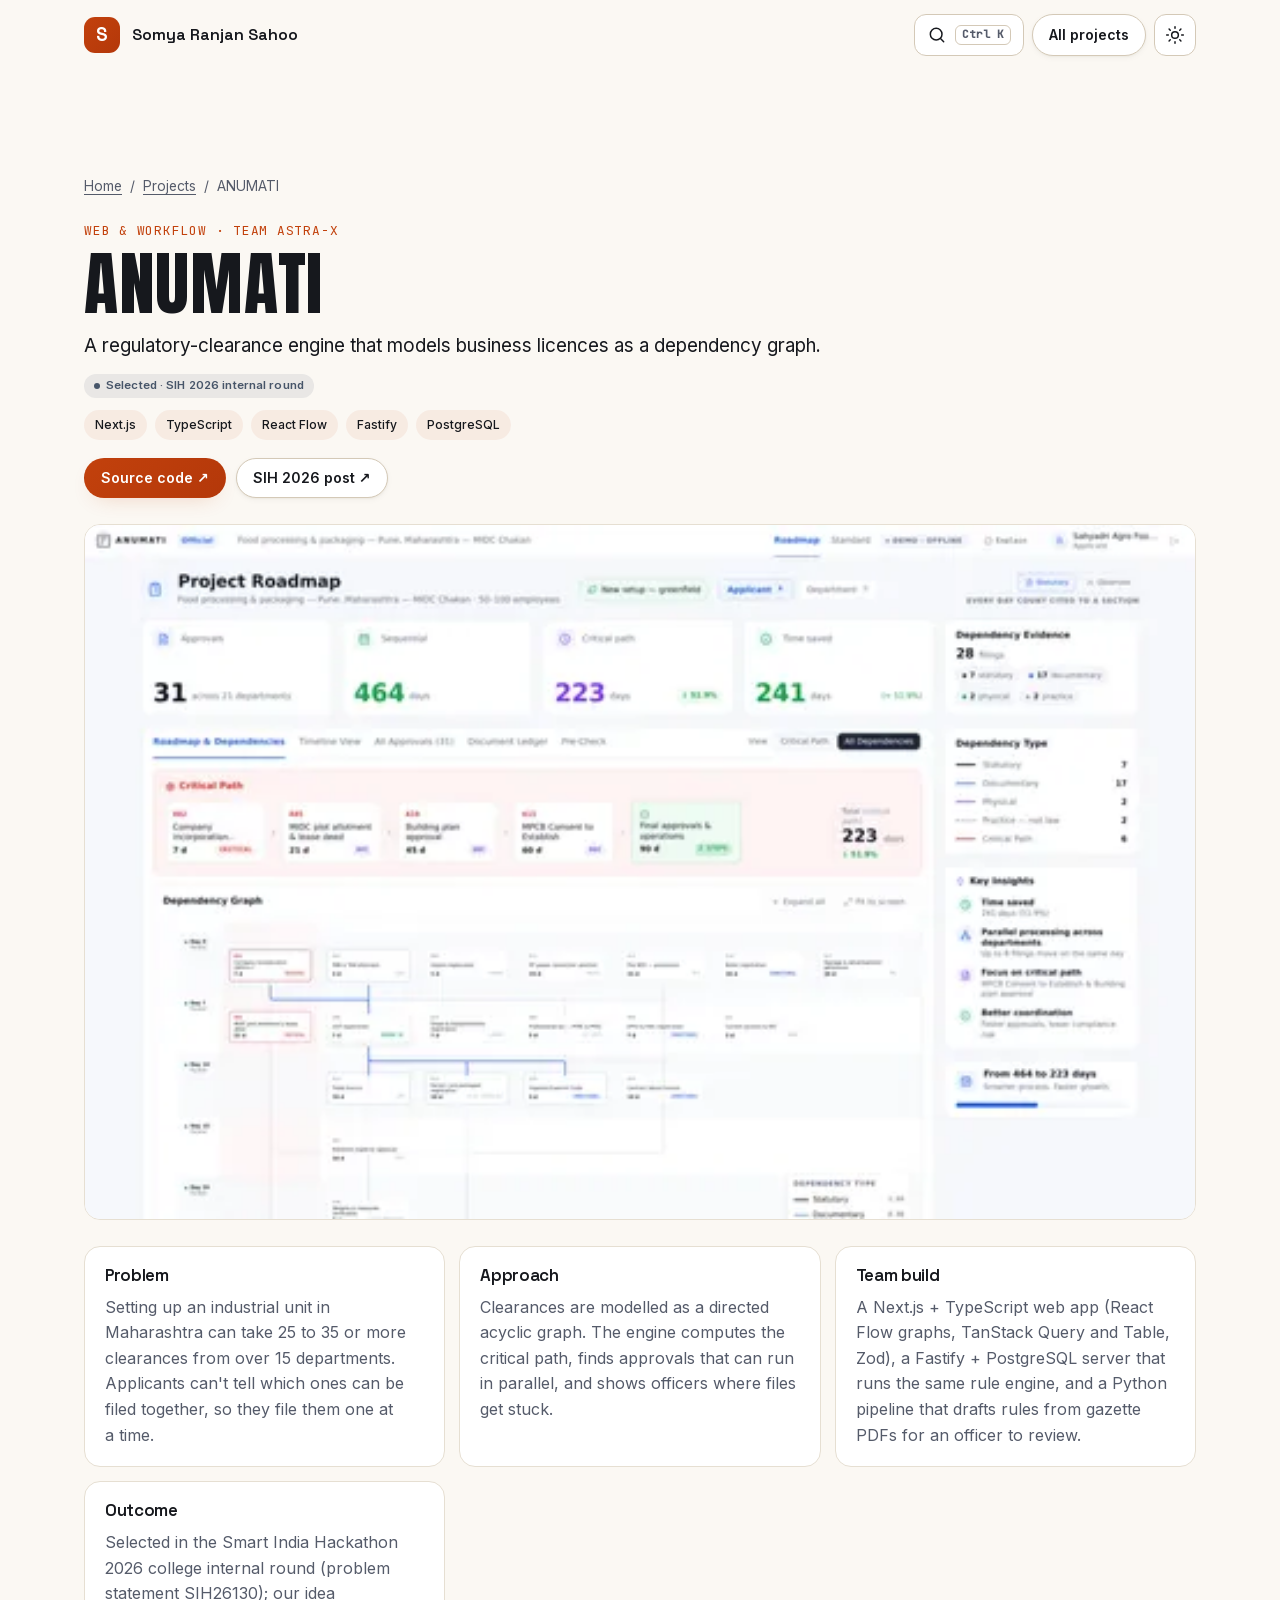
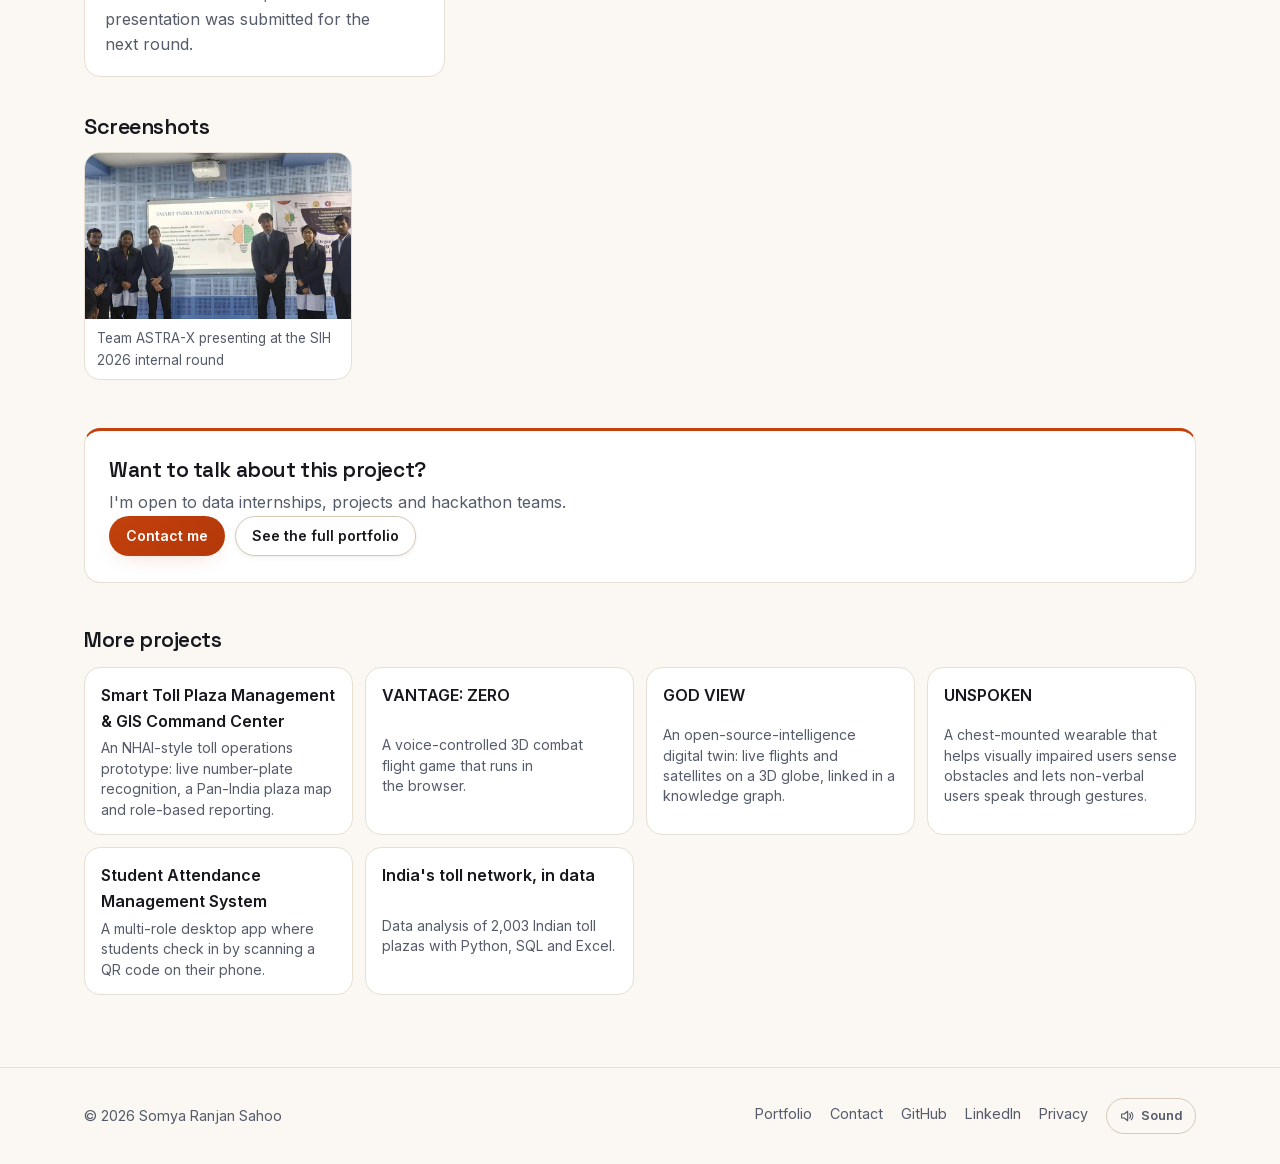
<file: projects/anumati/index.html>
<!doctype html>
<html lang="en">
<head>
  <meta charset="utf-8">
  <meta http-equiv="Content-Security-Policy" content="default-src 'self'; script-src 'self' 'wasm-unsafe-eval' 'sha256-CqLHPRhWTCQA8C1etdhPpBsBVn5eTljVigBX4MGMH00=' 'sha256-QTKUewccu4vymS6kCMDNSDtay0EPB0g5P4r34XDZfdQ='; style-src 'self'; font-src 'self'; img-src 'self' data:; connect-src 'self' https://formsubmit.co https://api.web3forms.com https://api.github.com; form-action 'self' https://formsubmit.co; base-uri 'self'; object-src 'none'; upgrade-insecure-requests">
  <meta name="referrer" content="strict-origin-when-cross-origin">
  <meta name="viewport" content="width=device-width, initial-scale=1">
  <title>ANUMATI, a Regulatory Clearance Engine | Somya Ranjan Sahoo</title>
  <meta name="description" content="A regulatory-clearance engine that models business licences as a dependency graph.">
  <meta name="author" content="Somya Ranjan Sahoo">
  <meta name="theme-color" content="#0b0d12">
  <link rel="canonical" href="https://somyaranjansahoo6422.github.io/projects/anumati/">
  <meta property="og:type" content="article">
  <meta property="og:site_name" content="Somya Ranjan Sahoo">
  <meta property="og:title" content="ANUMATI, a Regulatory Clearance Engine">
  <meta property="og:description" content="A regulatory-clearance engine that models business licences as a dependency graph.">
  <meta property="og:url" content="https://somyaranjansahoo6422.github.io/projects/anumati/">
  <meta property="og:image" content="https://somyaranjansahoo6422.github.io/assets/img/proj-anumati-1600.webp">
  <meta property="og:image:alt" content="ANUMATI web app showing a project roadmap with clearance counts and a dependency graph">
  <meta name="twitter:card" content="summary_large_image">
  <link rel="icon" href="/favicon.ico" sizes="48x48">
  <link rel="icon" href="/assets/icon-192.png" type="image/png" sizes="192x192">
  <link rel="apple-touch-icon" href="/assets/apple-touch-icon.png">
  <link rel="stylesheet" href="../../styles.min.css?v=ef644490">
  <script>try{var t=localStorage.getItem('theme');if(t)document.documentElement.setAttribute('data-theme',t)}catch(e){}</script>
  <script type="application/ld+json">{"@context":"https://schema.org","@graph":[{"@type":"SoftwareSourceCode","name":"ANUMATI","headline":"ANUMATI, a Regulatory Clearance Engine","description":"A regulatory-clearance engine that models business licences as a dependency graph.","url":"https://somyaranjansahoo6422.github.io/projects/anumati/","image":"https://somyaranjansahoo6422.github.io/assets/img/proj-anumati-1600.webp","author":{"@type":"Person","name":"Somya Ranjan Sahoo","url":"https://somyaranjansahoo6422.github.io/"},"codeRepository":"https://github.com/shubham54191/ANUMATI","keywords":"Next.js, TypeScript, React Flow, Fastify, PostgreSQL"},{"@type":"BreadcrumbList","itemListElement":[{"@type":"ListItem","position":1,"name":"Somya Ranjan Sahoo","item":"https://somyaranjansahoo6422.github.io/"},{"@type":"ListItem","position":2,"name":"Projects","item":"https://somyaranjansahoo6422.github.io/#work"},{"@type":"ListItem","position":3,"name":"ANUMATI","item":"https://somyaranjansahoo6422.github.io/projects/anumati/"}]}]}</script>
</head>
<body>
  <a class="skip" href="#main">Skip to content</a>
  <header class="nav scrolled">
    <div class="wrap nav__inner">
      <a class="brand" href="/">
        <span class="brand__mark" aria-hidden="true">S</span>
        <span class="brand__name">Somya Ranjan Sahoo</span><span class="sr-only">, home</span>
      </a>
      <div class="nav__tools">
        <a class="btn btn--ghost btn--sm" href="/#work">All projects</a>
        <button class="icon-btn" id="themeToggle" type="button" aria-label="Switch to dark theme">
          <svg class="i-sun" viewBox="0 0 24 24" aria-hidden="true"><circle cx="12" cy="12" r="4"/><path d="M12 2v2M12 20v2M4.9 4.9l1.4 1.4M17.7 17.7l1.4 1.4M2 12h2M20 12h2M4.9 19.1l1.4-1.4M17.7 6.3l1.4-1.4"/></svg>
          <svg class="i-moon" viewBox="0 0 24 24" aria-hidden="true"><path d="M21 12.8A9 9 0 1 1 11.2 3a7 7 0 0 0 9.8 9.8z"/></svg>
        </button>
      </div>
    </div>
  </header>

  <main id="main" class="proj">
    <div class="wrap">
      <nav class="proj__crumbs" aria-label="Breadcrumb"><a href="/">Home</a><span aria-hidden="true">/</span><a href="/#work">Projects</a><span aria-hidden="true">/</span><span aria-current="page">ANUMATI</span></nav>
      <p class="proj__kicker mono">Web &amp; workflow · Team ASTRA-X</p>
      <h1>ANUMATI</h1>
      <p class="proj__lede">A regulatory-clearance engine that models business licences as a dependency graph.</p>
      
      <p class="proj__badge"><span class="badge">Selected · SIH 2026 internal round</span></p>
      <ul class="chips chips--sm proj__chips" aria-label="Technologies"><li>Next.js</li><li>TypeScript</li><li>React Flow</li><li>Fastify</li><li>PostgreSQL</li></ul>
      <p class="proj__actions"><a class="btn btn--primary btn--sm" href="https://github.com/shubham54191/ANUMATI" target="_blank" rel="noopener noreferrer">Source code ↗</a> <a class="btn btn--ghost btn--sm" href="https://www.linkedin.com/feed/update/urn:li:activity:7507863819810156545/" target="_blank" rel="noopener noreferrer">SIH 2026 post ↗</a></p>
      <figure class="proj__media proj__media--fit"><img src="/assets/img/proj-anumati-960.webp" srcset="/assets/img/proj-anumati-480.webp 480w, /assets/img/proj-anumati-720.webp 720w, /assets/img/proj-anumati-960.webp 960w, /assets/img/proj-anumati-1600.webp 1600w" sizes="(max-width: 1632px) calc(100vw - 32px), 1600px" alt="ANUMATI web app showing a project roadmap with clearance counts and a dependency graph" width="1600" height="1000" fetchpriority="high"></figure>
      <div class="proj__grid">
        <section class="proj__block"><h2>Problem</h2><p>Setting up an industrial unit in Maharashtra can take 25 to 35 or more clearances from over 15 departments. Applicants can't tell which ones can be filed together, so they file them one at a time.</p></section>
        <section class="proj__block"><h2>Approach</h2><p>Clearances are modelled as a directed acyclic graph. The engine computes the critical path, finds approvals that can run in parallel, and shows officers where files get stuck.</p></section>
        <section class="proj__block"><h2>Team build</h2><p>A Next.js + TypeScript web app (React Flow graphs, TanStack Query and Table, Zod), a Fastify + PostgreSQL server that runs the same rule engine, and a Python pipeline that drafts rules from gazette PDFs for an officer to review.</p></section>
        <section class="proj__block"><h2>Outcome</h2><p>Selected in the Smart India Hackathon 2026 college internal round (problem statement SIH26130); our idea presentation was submitted for the next round.</p></section>
      </div>
      <h2 class="proj__h2">Screenshots</h2>
      <div class="proj__gallery">
        <figure><a href="/assets/img/ach-sih2026-1600.webp"><img src="/assets/img/ach-sih2026-960.webp" srcset="/assets/img/ach-sih2026-480.webp 480w, /assets/img/ach-sih2026-720.webp 720w, /assets/img/ach-sih2026-960.webp 960w, /assets/img/ach-sih2026-1600.webp 1600w" sizes="(max-width: 760px) calc(100vw - 32px), 380px" alt="Team ASTRA-X standing in front of a projected Smart India Hackathon 2026 slide" width="1600" height="900" loading="lazy" decoding="async"></a><figcaption>Team ASTRA-X presenting at the SIH 2026 internal round</figcaption></figure>
      </div>

      <section class="proj__cta">
        <h2>Want to talk about this project?</h2>
        <p>I'm open to data internships, projects and hackathon teams.</p>
        <p class="proj__actions"><a class="btn btn--primary btn--sm" href="/#contact">Contact me</a> <a class="btn btn--ghost btn--sm" href="/">See the full portfolio</a></p>
      </section>

      <section class="proj__more" aria-labelledby="more-title">
        <h2 id="more-title">More projects</h2>
        <ul>
          <li><a href="/projects/smart-toll-plaza/"><strong>Smart Toll Plaza Management &amp; GIS Command Center</strong><span>An NHAI-style toll operations prototype: live number-plate recognition, a Pan-India plaza map and role-based reporting.</span></a></li>
          <li><a href="/projects/vantage-zero/"><strong>VANTAGE: ZERO</strong><span>A voice-controlled 3D combat flight game that runs in the browser.</span></a></li>
          <li><a href="/projects/god-view/"><strong>GOD VIEW</strong><span>An open-source-intelligence digital twin: live flights and satellites on a 3D globe, linked in a knowledge graph.</span></a></li>
          <li><a href="/projects/unspoken/"><strong>UNSPOKEN</strong><span>A chest-mounted wearable that helps visually impaired users sense obstacles and lets non-verbal users speak through gestures.</span></a></li>
          <li><a href="/projects/student-attendance-system/"><strong>Student Attendance Management System</strong><span>A multi-role desktop app where students check in by scanning a QR code on their phone.</span></a></li>
          <li><a href="/projects/india-toll-network-analysis/"><strong>India's toll network, in data</strong><span>Data analysis of 2,003 Indian toll plazas with Python, SQL and Excel.</span></a></li>
        </ul>
      </section>
    </div>
  </main>

  <footer class="footer">
    <div class="wrap footer__inner">
      <p>© 2026 Somya Ranjan Sahoo</p>
      <nav class="footer__links" aria-label="Footer">
        <a href="/">Portfolio</a>
        <a href="/#contact">Contact</a>
        <a href="https://github.com/somyaranjansahoo6422" target="_blank" rel="noopener noreferrer">GitHub</a>
        <a href="https://www.linkedin.com/in/somya-ranjan-sahoo-109599312/" target="_blank" rel="noopener noreferrer">LinkedIn</a>
        <a href="/privacy.html">Privacy</a>
      </nav>
    </div>
  </footer>
  <script src="../../script.min.js?v=71a409de" defer></script>
</body>
</html>
</file>
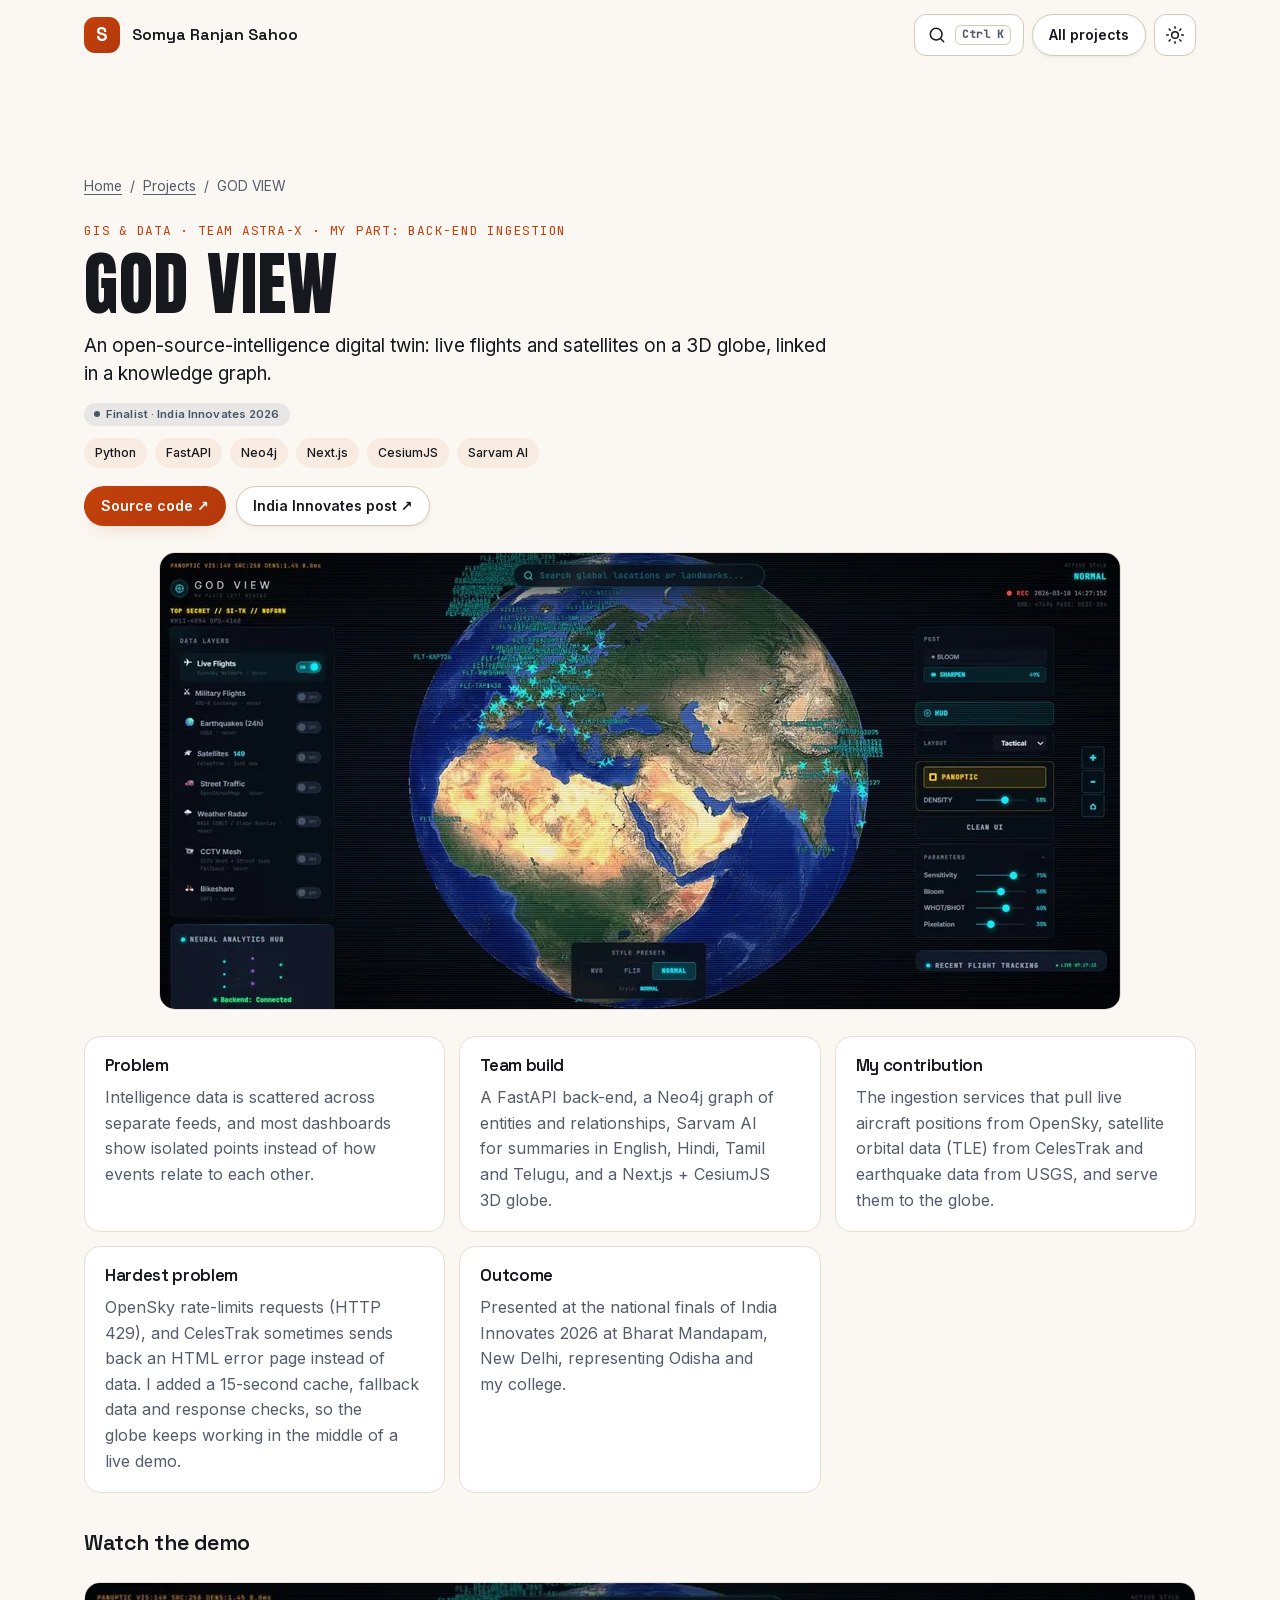
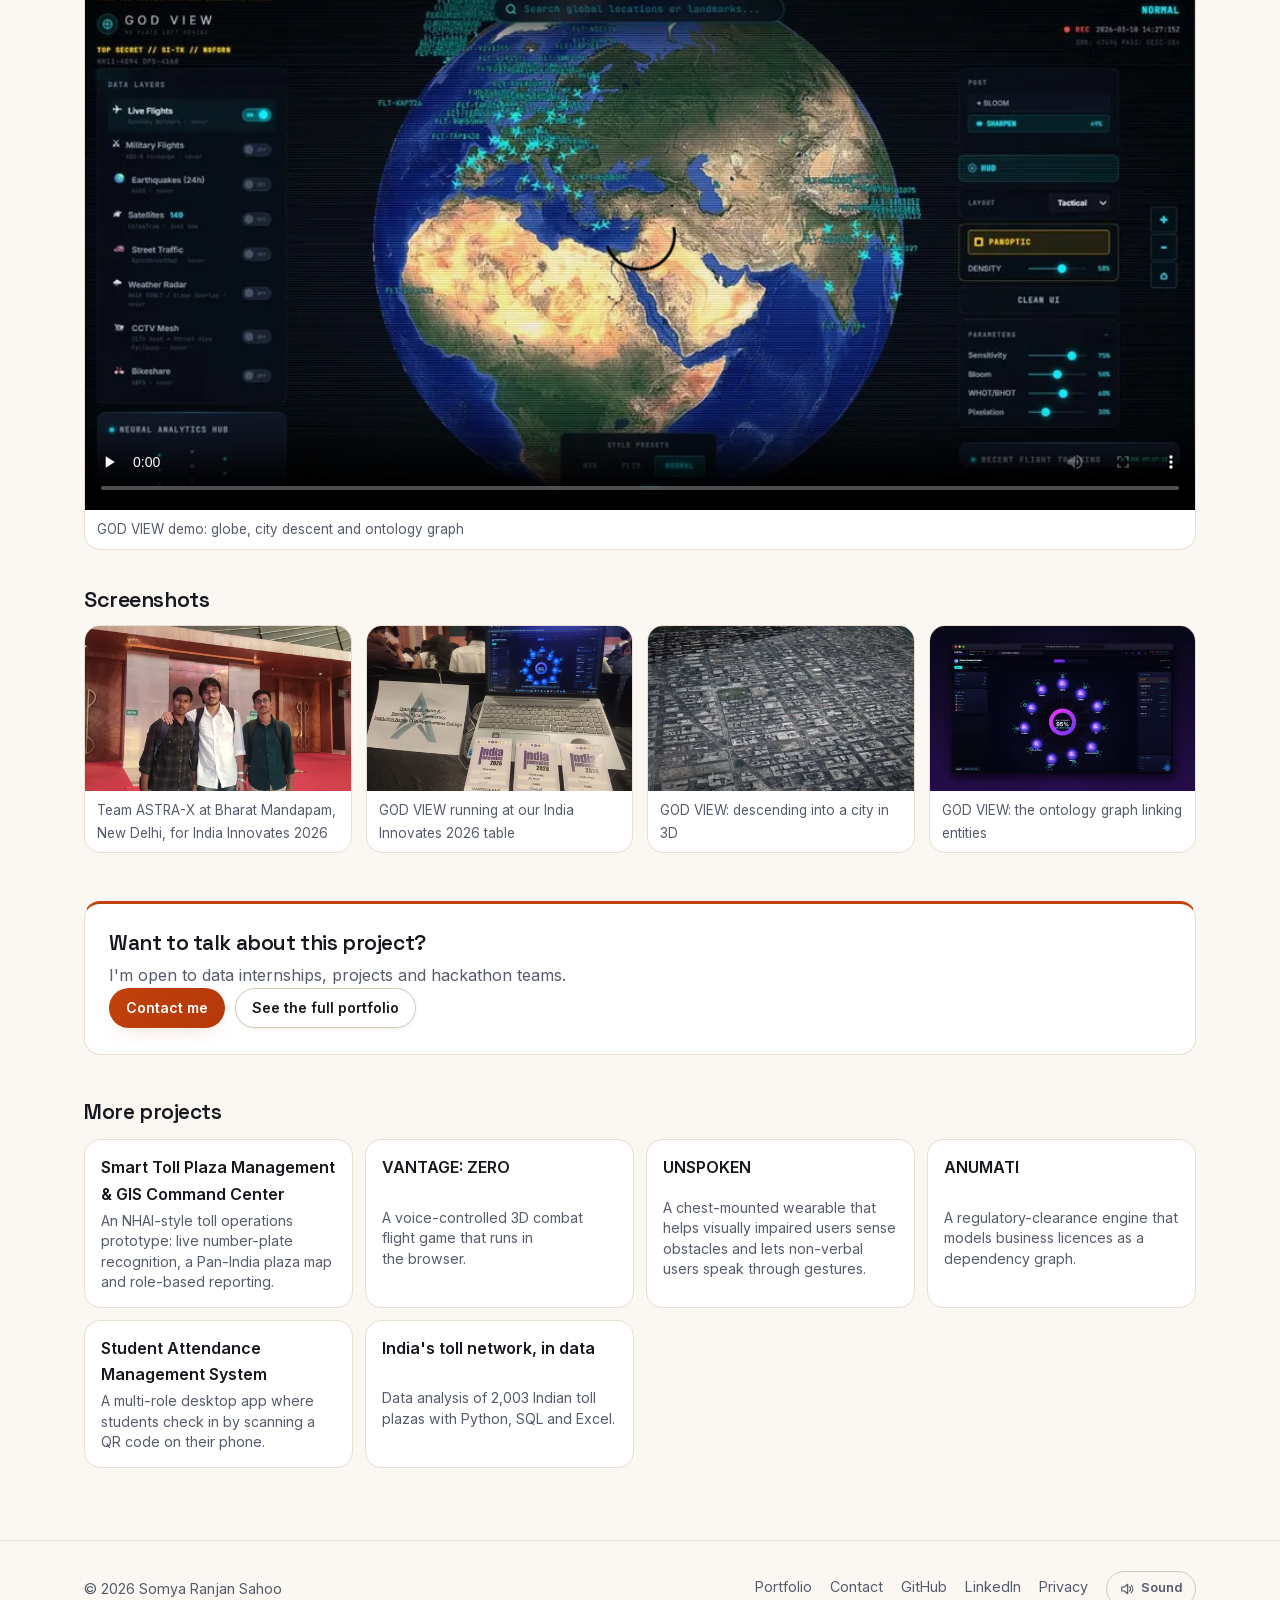
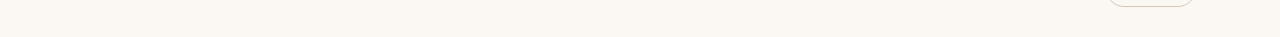
<file: projects/god-view/index.html>
<!doctype html>
<html lang="en">
<head>
  <meta charset="utf-8">
  <meta http-equiv="Content-Security-Policy" content="default-src 'self'; script-src 'self' 'wasm-unsafe-eval' 'sha256-CqLHPRhWTCQA8C1etdhPpBsBVn5eTljVigBX4MGMH00=' 'sha256-QTKUewccu4vymS6kCMDNSDtay0EPB0g5P4r34XDZfdQ='; style-src 'self'; font-src 'self'; img-src 'self' data:; connect-src 'self' https://formsubmit.co https://api.web3forms.com https://api.github.com; form-action 'self' https://formsubmit.co; base-uri 'self'; object-src 'none'; upgrade-insecure-requests">
  <meta name="referrer" content="strict-origin-when-cross-origin">
  <meta name="viewport" content="width=device-width, initial-scale=1">
  <title>GOD VIEW, an OSINT Digital Twin on a 3D Globe | Somya Ranjan Sahoo</title>
  <meta name="description" content="An open-source-intelligence digital twin: live flights and satellites on a 3D globe, linked in a knowledge graph.">
  <meta name="author" content="Somya Ranjan Sahoo">
  <meta name="theme-color" content="#0b0d12">
  <link rel="canonical" href="https://somyaranjansahoo6422.github.io/projects/god-view/">
  <meta property="og:type" content="article">
  <meta property="og:site_name" content="Somya Ranjan Sahoo">
  <meta property="og:title" content="GOD VIEW, an OSINT Digital Twin on a 3D Globe">
  <meta property="og:description" content="An open-source-intelligence digital twin: live flights and satellites on a 3D globe, linked in a knowledge graph.">
  <meta property="og:url" content="https://somyaranjansahoo6422.github.io/projects/god-view/">
  <meta property="og:image" content="https://somyaranjansahoo6422.github.io/assets/img/proj-godview-960.webp">
  <meta property="og:image:alt" content="GOD VIEW dashboard: a 3D Earth globe with satellite tracks and control panels on both sides">
  <meta name="twitter:card" content="summary_large_image">
  <link rel="icon" href="/favicon.ico" sizes="48x48">
  <link rel="icon" href="/assets/icon-192.png" type="image/png" sizes="192x192">
  <link rel="apple-touch-icon" href="/assets/apple-touch-icon.png">
  <link rel="stylesheet" href="../../styles.min.css?v=ef644490">
  <script>try{var t=localStorage.getItem('theme');if(t)document.documentElement.setAttribute('data-theme',t)}catch(e){}</script>
  <script type="application/ld+json">{"@context":"https://schema.org","@graph":[{"@type":"SoftwareSourceCode","name":"GOD VIEW","headline":"GOD VIEW, an OSINT Digital Twin on a 3D Globe","description":"An open-source-intelligence digital twin: live flights and satellites on a 3D globe, linked in a knowledge graph.","url":"https://somyaranjansahoo6422.github.io/projects/god-view/","image":"https://somyaranjansahoo6422.github.io/assets/img/proj-godview-960.webp","author":{"@type":"Person","name":"Somya Ranjan Sahoo","url":"https://somyaranjansahoo6422.github.io/"},"codeRepository":"https://github.com/somyaranjansahoo6422/GOD-VIEW","keywords":"Python, FastAPI, Neo4j, Next.js, CesiumJS, Sarvam AI"},{"@type":"BreadcrumbList","itemListElement":[{"@type":"ListItem","position":1,"name":"Somya Ranjan Sahoo","item":"https://somyaranjansahoo6422.github.io/"},{"@type":"ListItem","position":2,"name":"Projects","item":"https://somyaranjansahoo6422.github.io/#work"},{"@type":"ListItem","position":3,"name":"GOD VIEW","item":"https://somyaranjansahoo6422.github.io/projects/god-view/"}]}]}</script>
</head>
<body>
  <a class="skip" href="#main">Skip to content</a>
  <header class="nav scrolled">
    <div class="wrap nav__inner">
      <a class="brand" href="/">
        <span class="brand__mark" aria-hidden="true">S</span>
        <span class="brand__name">Somya Ranjan Sahoo</span><span class="sr-only">, home</span>
      </a>
      <div class="nav__tools">
        <a class="btn btn--ghost btn--sm" href="/#work">All projects</a>
        <button class="icon-btn" id="themeToggle" type="button" aria-label="Switch to dark theme">
          <svg class="i-sun" viewBox="0 0 24 24" aria-hidden="true"><circle cx="12" cy="12" r="4"/><path d="M12 2v2M12 20v2M4.9 4.9l1.4 1.4M17.7 17.7l1.4 1.4M2 12h2M20 12h2M4.9 19.1l1.4-1.4M17.7 6.3l1.4-1.4"/></svg>
          <svg class="i-moon" viewBox="0 0 24 24" aria-hidden="true"><path d="M21 12.8A9 9 0 1 1 11.2 3a7 7 0 0 0 9.8 9.8z"/></svg>
        </button>
      </div>
    </div>
  </header>

  <main id="main" class="proj">
    <div class="wrap">
      <nav class="proj__crumbs" aria-label="Breadcrumb"><a href="/">Home</a><span aria-hidden="true">/</span><a href="/#work">Projects</a><span aria-hidden="true">/</span><span aria-current="page">GOD VIEW</span></nav>
      <p class="proj__kicker mono">GIS &amp; data · Team ASTRA-X · My part: back-end ingestion</p>
      <h1>GOD VIEW</h1>
      <p class="proj__lede">An open-source-intelligence digital twin: live flights and satellites on a 3D globe, linked in a knowledge graph.</p>
      
      <p class="proj__badge"><span class="badge">Finalist · India Innovates 2026</span></p>
      <ul class="chips chips--sm proj__chips" aria-label="Technologies"><li>Python</li><li>FastAPI</li><li>Neo4j</li><li>Next.js</li><li>CesiumJS</li><li>Sarvam AI</li></ul>
      <p class="proj__actions"><a class="btn btn--primary btn--sm" href="https://github.com/somyaranjansahoo6422/GOD-VIEW" target="_blank" rel="noopener noreferrer">Source code ↗</a> <a class="btn btn--ghost btn--sm" href="https://www.linkedin.com/feed/update/urn:li:activity:7507860857276637185/" target="_blank" rel="noopener noreferrer">India Innovates post ↗</a></p>
      <figure class="proj__media proj__media--fit"><img src="/assets/img/proj-godview-960.webp" srcset="/assets/img/proj-godview-480.webp 480w, /assets/img/proj-godview-720.webp 720w, /assets/img/proj-godview-960.webp 960w" sizes="(max-width: 992px) calc(100vw - 32px), 960px" alt="GOD VIEW dashboard: a 3D Earth globe with satellite tracks and control panels on both sides" width="960" height="456" fetchpriority="high"></figure>
      <div class="proj__grid">
        <section class="proj__block"><h2>Problem</h2><p>Intelligence data is scattered across separate feeds, and most dashboards show isolated points instead of how events relate to each other.</p></section>
        <section class="proj__block"><h2>Team build</h2><p>A FastAPI back-end, a Neo4j graph of entities and relationships, Sarvam AI for summaries in English, Hindi, Tamil and Telugu, and a Next.js + CesiumJS 3D globe.</p></section>
        <section class="proj__block"><h2>My contribution</h2><p>The ingestion services that pull live aircraft positions from OpenSky, satellite orbital data (TLE) from CelesTrak and earthquake data from USGS, and serve them to the globe.</p></section>
        <section class="proj__block"><h2>Hardest problem</h2><p>OpenSky rate-limits requests (HTTP 429), and CelesTrak sometimes sends back an HTML error page instead of data. I added a 15-second cache, fallback data and response checks, so the globe keeps working in the middle of a live demo.</p></section>
        <section class="proj__block"><h2>Outcome</h2><p>Presented at the national finals of India Innovates 2026 at Bharat Mandapam, New Delhi, representing Odisha and my college.</p></section>
      </div>
      <h2 class="proj__h2">Watch the demo</h2>
      <figure class="proj__media proj__video"><video controls preload="none" playsinline poster="/assets/img/proj-godview-960.webp" src="/assets/video/godview-reel.mp4"></video><figcaption>GOD VIEW demo: globe, city descent and ontology graph</figcaption></figure>
      <h2 class="proj__h2">Screenshots</h2>
      <div class="proj__gallery">
        <figure><a href="/assets/img/ach-india-innovates-1600.webp"><img src="/assets/img/ach-india-innovates-960.webp" srcset="/assets/img/ach-india-innovates-480.webp 480w, /assets/img/ach-india-innovates-720.webp 720w, /assets/img/ach-india-innovates-960.webp 960w, /assets/img/ach-india-innovates-1600.webp 1600w" sizes="(max-width: 760px) calc(100vw - 32px), 380px" alt="Team ASTRA-X standing inside Bharat Mandapam, New Delhi" width="1600" height="2133" loading="lazy" decoding="async"></a><figcaption>Team ASTRA-X at Bharat Mandapam, New Delhi, for India Innovates 2026</figcaption></figure>
        <figure><a href="/assets/img/ach-india-innovates-demo-1600.webp"><img src="/assets/img/ach-india-innovates-demo-960.webp" srcset="/assets/img/ach-india-innovates-demo-480.webp 480w, /assets/img/ach-india-innovates-demo-720.webp 720w, /assets/img/ach-india-innovates-demo-960.webp 960w, /assets/img/ach-india-innovates-demo-1600.webp 1600w" sizes="(max-width: 760px) calc(100vw - 32px), 380px" alt="A laptop running GOD VIEW at the India Innovates 2026 expo, beside participant badges" width="1600" height="1200" loading="lazy" decoding="async"></a><figcaption>GOD VIEW running at our India Innovates 2026 table</figcaption></figure>
        <figure><a href="/assets/img/proj-godview-city-1264.webp"><img src="/assets/img/proj-godview-city-960.webp" srcset="/assets/img/proj-godview-city-480.webp 480w, /assets/img/proj-godview-city-960.webp 960w, /assets/img/proj-godview-city-1264.webp 1264w" sizes="(max-width: 760px) calc(100vw - 32px), 380px" alt="GOD VIEW zoomed into a 3D view of a city grid" width="1264" height="711" loading="lazy" decoding="async"></a><figcaption>GOD VIEW: descending into a city in 3D</figcaption></figure>
        <figure><a href="/assets/img/proj-godview-graph-1600.webp"><img src="/assets/img/proj-godview-graph-960.webp" srcset="/assets/img/proj-godview-graph-480.webp 480w, /assets/img/proj-godview-graph-960.webp 960w, /assets/img/proj-godview-graph-1600.webp 1600w" sizes="(max-width: 760px) calc(100vw - 32px), 380px" alt="GOD VIEW ontology view: a ring of linked topics around a central score" width="1600" height="1000" loading="lazy" decoding="async"></a><figcaption>GOD VIEW: the ontology graph linking entities</figcaption></figure>
      </div>

      <section class="proj__cta">
        <h2>Want to talk about this project?</h2>
        <p>I'm open to data internships, projects and hackathon teams.</p>
        <p class="proj__actions"><a class="btn btn--primary btn--sm" href="/#contact">Contact me</a> <a class="btn btn--ghost btn--sm" href="/">See the full portfolio</a></p>
      </section>

      <section class="proj__more" aria-labelledby="more-title">
        <h2 id="more-title">More projects</h2>
        <ul>
          <li><a href="/projects/smart-toll-plaza/"><strong>Smart Toll Plaza Management &amp; GIS Command Center</strong><span>An NHAI-style toll operations prototype: live number-plate recognition, a Pan-India plaza map and role-based reporting.</span></a></li>
          <li><a href="/projects/vantage-zero/"><strong>VANTAGE: ZERO</strong><span>A voice-controlled 3D combat flight game that runs in the browser.</span></a></li>
          <li><a href="/projects/unspoken/"><strong>UNSPOKEN</strong><span>A chest-mounted wearable that helps visually impaired users sense obstacles and lets non-verbal users speak through gestures.</span></a></li>
          <li><a href="/projects/anumati/"><strong>ANUMATI</strong><span>A regulatory-clearance engine that models business licences as a dependency graph.</span></a></li>
          <li><a href="/projects/student-attendance-system/"><strong>Student Attendance Management System</strong><span>A multi-role desktop app where students check in by scanning a QR code on their phone.</span></a></li>
          <li><a href="/projects/india-toll-network-analysis/"><strong>India's toll network, in data</strong><span>Data analysis of 2,003 Indian toll plazas with Python, SQL and Excel.</span></a></li>
        </ul>
      </section>
    </div>
  </main>

  <footer class="footer">
    <div class="wrap footer__inner">
      <p>© 2026 Somya Ranjan Sahoo</p>
      <nav class="footer__links" aria-label="Footer">
        <a href="/">Portfolio</a>
        <a href="/#contact">Contact</a>
        <a href="https://github.com/somyaranjansahoo6422" target="_blank" rel="noopener noreferrer">GitHub</a>
        <a href="https://www.linkedin.com/in/somya-ranjan-sahoo-109599312/" target="_blank" rel="noopener noreferrer">LinkedIn</a>
        <a href="/privacy.html">Privacy</a>
      </nav>
    </div>
  </footer>
  <script src="../../script.min.js?v=71a409de" defer></script>
</body>
</html>
</file>
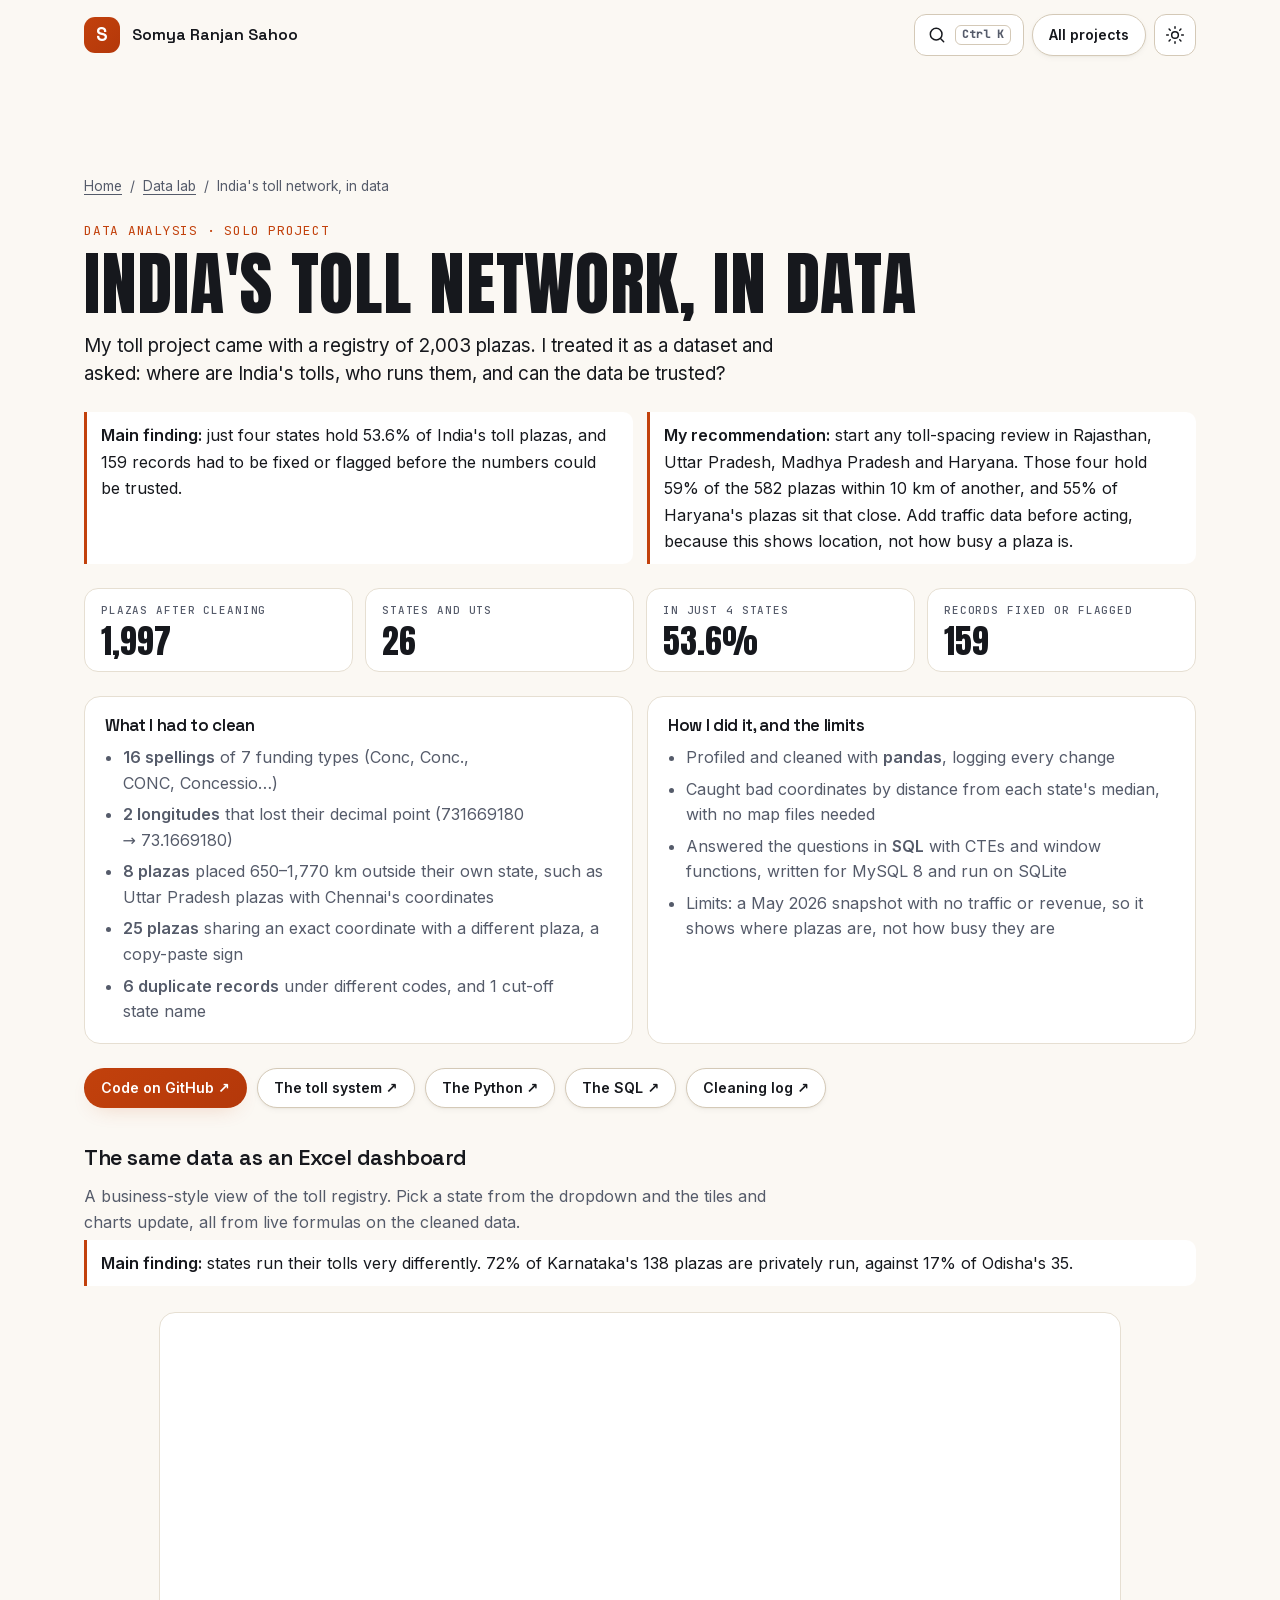
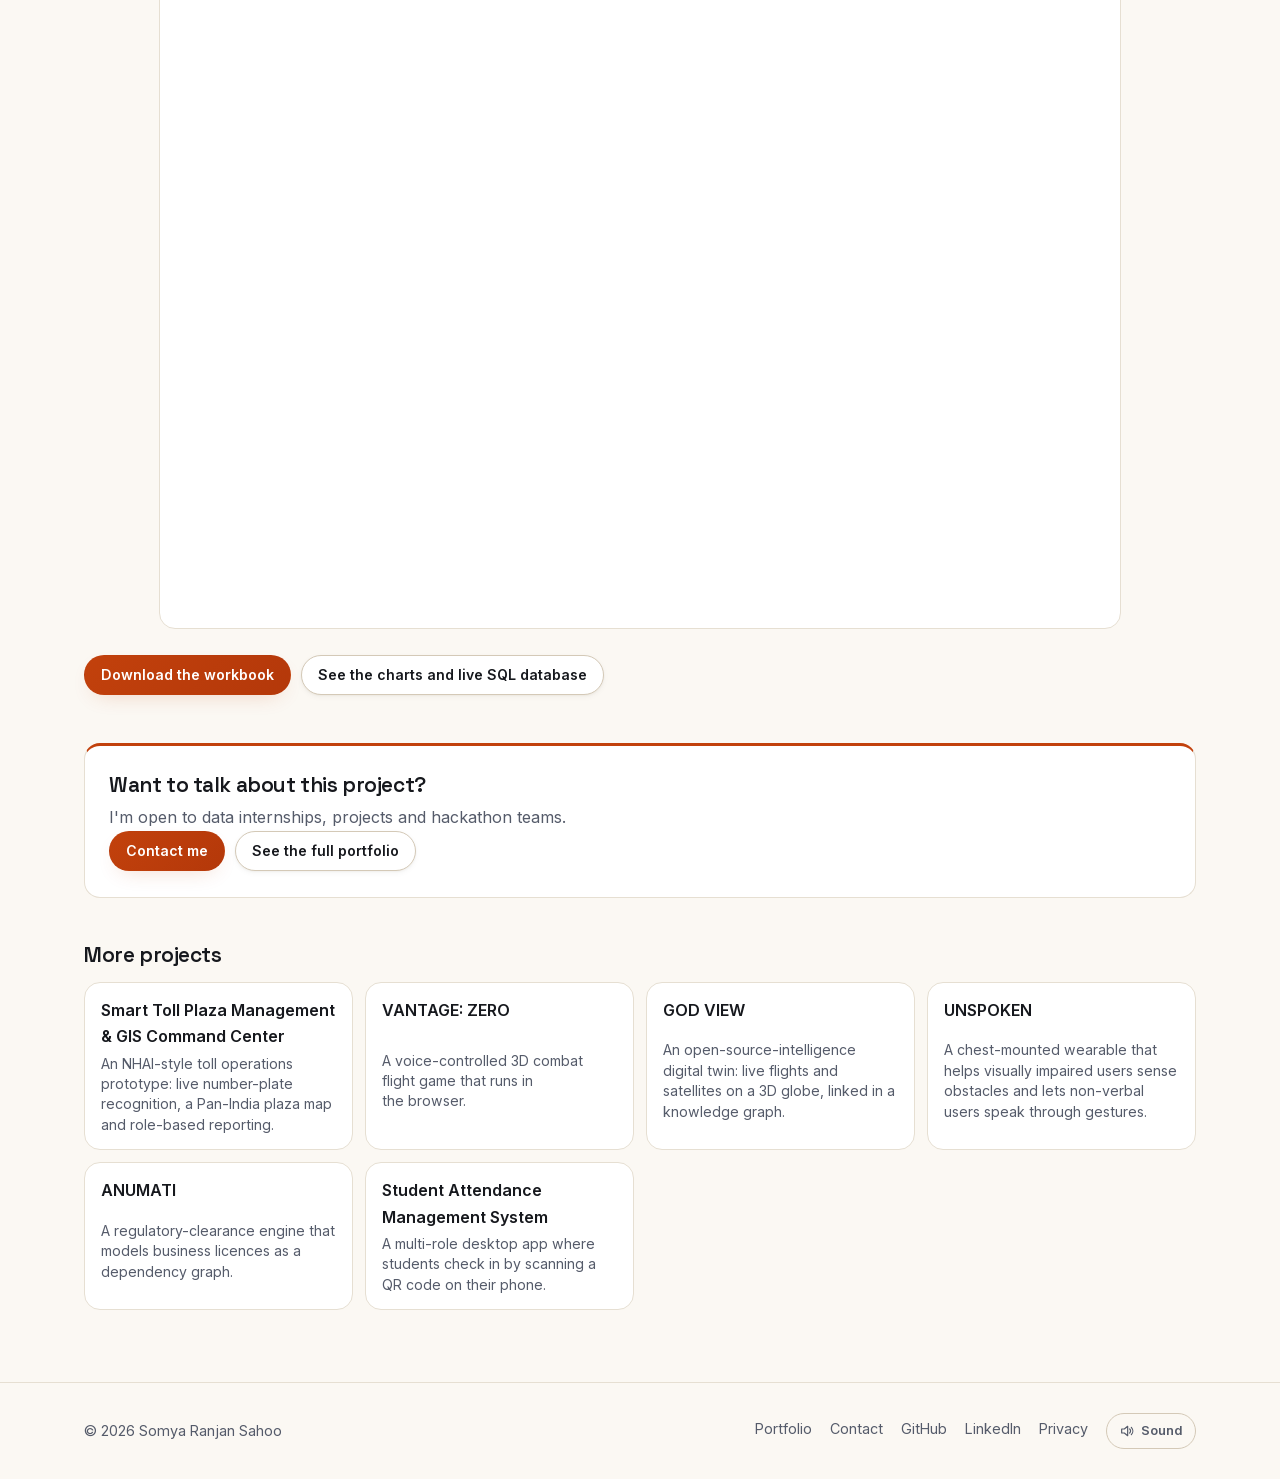
<file: projects/india-toll-network-analysis/index.html>
<!doctype html>
<html lang="en">
<head>
  <meta charset="utf-8">
  <meta http-equiv="Content-Security-Policy" content="default-src 'self'; script-src 'self' 'wasm-unsafe-eval' 'sha256-CqLHPRhWTCQA8C1etdhPpBsBVn5eTljVigBX4MGMH00=' 'sha256-QTKUewccu4vymS6kCMDNSDtay0EPB0g5P4r34XDZfdQ='; style-src 'self'; font-src 'self'; img-src 'self' data:; connect-src 'self' https://formsubmit.co https://api.web3forms.com https://api.github.com; form-action 'self' https://formsubmit.co; base-uri 'self'; object-src 'none'; upgrade-insecure-requests">
  <meta name="referrer" content="strict-origin-when-cross-origin">
  <meta name="viewport" content="width=device-width, initial-scale=1">
  <title>India Toll Network Data Analysis with Python, SQL and Excel | Somya Ranjan Sahoo</title>
  <meta name="description" content="My toll project came with a registry of 2,003 plazas. I treated it as a dataset and asked: where are India's tolls, who runs them, and can the data be…">
  <meta name="author" content="Somya Ranjan Sahoo">
  <meta name="theme-color" content="#0b0d12">
  <link rel="canonical" href="https://somyaranjansahoo6422.github.io/projects/india-toll-network-analysis/">
  <meta property="og:type" content="article">
  <meta property="og:site_name" content="Somya Ranjan Sahoo">
  <meta property="og:title" content="India Toll Network Data Analysis with Python, SQL and Excel">
  <meta property="og:description" content="My toll project came with a registry of 2,003 plazas. I treated it as a dataset and asked: where are India's tolls, who runs them, and can the data be…">
  <meta property="og:url" content="https://somyaranjansahoo6422.github.io/projects/india-toll-network-analysis/">
  <meta property="og:image" content="https://somyaranjansahoo6422.github.io/assets/img/proj-toll-dashboard-1380.webp">
  <meta property="og:image:alt" content="Excel dashboard with a state selector, six number tiles, auto insights and suggestions, and four charts of India's toll plazas">
  <meta name="twitter:card" content="summary_large_image">
  <link rel="icon" href="/favicon.ico" sizes="48x48">
  <link rel="icon" href="/assets/icon-192.png" type="image/png" sizes="192x192">
  <link rel="apple-touch-icon" href="/assets/apple-touch-icon.png">
  <link rel="stylesheet" href="../../styles.min.css?v=ef644490">
  <script>try{var t=localStorage.getItem('theme');if(t)document.documentElement.setAttribute('data-theme',t)}catch(e){}</script>
  <script type="application/ld+json">{"@context":"https://schema.org","@graph":[{"@type":"Article","name":"India's toll network, in data","headline":"India Toll Network Data Analysis with Python, SQL and Excel","description":"My toll project came with a registry of 2,003 plazas. I treated it as a dataset and asked: where are India's tolls, who runs them, and can the data be…","url":"https://somyaranjansahoo6422.github.io/projects/india-toll-network-analysis/","image":"https://somyaranjansahoo6422.github.io/assets/img/proj-toll-dashboard-1380.webp","author":{"@type":"Person","name":"Somya Ranjan Sahoo","url":"https://somyaranjansahoo6422.github.io/"},"codeRepository":"https://github.com/somyaranjansahoo6422/india-toll-network-analysis","keywords":"data analysis, pandas, SQL, Excel, data cleaning, India toll plazas"},{"@type":"BreadcrumbList","itemListElement":[{"@type":"ListItem","position":1,"name":"Somya Ranjan Sahoo","item":"https://somyaranjansahoo6422.github.io/"},{"@type":"ListItem","position":2,"name":"Data lab","item":"https://somyaranjansahoo6422.github.io/#data"},{"@type":"ListItem","position":3,"name":"India's toll network, in data","item":"https://somyaranjansahoo6422.github.io/projects/india-toll-network-analysis/"}]}]}</script>
</head>
<body>
  <a class="skip" href="#main">Skip to content</a>
  <header class="nav scrolled">
    <div class="wrap nav__inner">
      <a class="brand" href="/">
        <span class="brand__mark" aria-hidden="true">S</span>
        <span class="brand__name">Somya Ranjan Sahoo</span><span class="sr-only">, home</span>
      </a>
      <div class="nav__tools">
        <a class="btn btn--ghost btn--sm" href="/#work">All projects</a>
        <button class="icon-btn" id="themeToggle" type="button" aria-label="Switch to dark theme">
          <svg class="i-sun" viewBox="0 0 24 24" aria-hidden="true"><circle cx="12" cy="12" r="4"/><path d="M12 2v2M12 20v2M4.9 4.9l1.4 1.4M17.7 17.7l1.4 1.4M2 12h2M20 12h2M4.9 19.1l1.4-1.4M17.7 6.3l1.4-1.4"/></svg>
          <svg class="i-moon" viewBox="0 0 24 24" aria-hidden="true"><path d="M21 12.8A9 9 0 1 1 11.2 3a7 7 0 0 0 9.8 9.8z"/></svg>
        </button>
      </div>
    </div>
  </header>

  <main id="main" class="proj">
    <div class="wrap">
      <nav class="proj__crumbs" aria-label="Breadcrumb"><a href="/">Home</a><span aria-hidden="true">/</span><a href="/#data">Data lab</a><span aria-hidden="true">/</span><span aria-current="page">India's toll network, in data</span></nav>
      <p class="proj__kicker mono">Data analysis · Solo project</p>
      <h1>India's toll network, in data</h1>
      <p class="proj__lede">My toll project came with a registry of 2,003 plazas. I treated it as a dataset and asked: where are India's tolls, who runs them, and can the data be trusted?</p>
      <div class="proj__grid proj__grid--2"><p class="dl-finding"><strong>Main finding:</strong> just four states hold 53.6% of India's toll plazas, and 159 records had to be fixed or flagged before the numbers could be trusted.</p><p class="dl-finding"><strong>My recommendation:</strong> start any toll-spacing review in Rajasthan, Uttar Pradesh, Madhya Pradesh and Haryana. Those four hold 59% of the 582 plazas within 10 km of another, and 55% of Haryana's plazas sit that close. Add traffic data before acting, because this shows location, not how busy a plaza is.</p></div>
      <dl class="dl-stats proj__stats"><div><dt>Plazas after cleaning</dt><dd>1,997</dd></div><div><dt>States and UTs</dt><dd>26</dd></div><div><dt>In just 4 states</dt><dd>53.6%</dd></div><div><dt>Records fixed or flagged</dt><dd>159</dd></div></dl>
      <div class="proj__grid proj__grid--2">
        <section class="proj__block"><h2>What I had to clean</h2><ul><li><strong>16 spellings</strong> of 7 funding types (Conc, Conc., CONC, Concessio…)</li>
                <li><strong>2 longitudes</strong> that lost their decimal point (731669180 → 73.1669180)</li>
                <li><strong>8 plazas</strong> placed 650–1,770 km outside their own state, such as Uttar Pradesh plazas with Chennai's coordinates</li>
                <li><strong>25 plazas</strong> sharing an exact coordinate with a different plaza, a copy-paste sign</li>
                <li><strong>6 duplicate records</strong> under different codes, and 1 cut-off state name</li></ul></section>
        <section class="proj__block"><h2>How I did it, and the limits</h2><ul><li>Profiled and cleaned with <strong>pandas</strong>, logging every change</li>
                <li>Caught bad coordinates by distance from each state's median, with no map files needed</li>
                <li>Answered the questions in <strong>SQL</strong> with CTEs and window functions, written for MySQL 8 and run on SQLite</li>
                <li>Limits: a May 2026 snapshot with no traffic or revenue, so it shows where plazas are, not how busy they are</li></ul></section>
      </div>
      <p class="proj__actions"><a class="btn btn--primary btn--sm" href="https://github.com/somyaranjansahoo6422/india-toll-network-analysis" target="_blank" rel="noopener noreferrer">Code on GitHub ↗</a> <a class="btn btn--ghost btn--sm" href="https://github.com/somyaranjansahoo6422/smart-toll-plaza-system" target="_blank" rel="noopener noreferrer">The toll system ↗</a> <a class="btn btn--ghost btn--sm" href="https://github.com/somyaranjansahoo6422/india-toll-network-analysis/blob/main/analysis.py" target="_blank" rel="noopener noreferrer">The Python ↗</a> <a class="btn btn--ghost btn--sm" href="https://github.com/somyaranjansahoo6422/india-toll-network-analysis/blob/main/queries.sql" target="_blank" rel="noopener noreferrer">The SQL ↗</a> <a class="btn btn--ghost btn--sm" href="https://github.com/somyaranjansahoo6422/india-toll-network-analysis/blob/main/cleaning_log.csv" target="_blank" rel="noopener noreferrer">Cleaning log ↗</a></p>
      <h2 class="proj__h2">The same data as an Excel dashboard</h2>
      <p class="proj__desc">A business-style view of the toll registry. Pick a state from the dropdown and the tiles and charts update, all from live formulas on the cleaned data.</p>
      <p class="dl-finding"><strong>Main finding:</strong> states run their tolls very differently. 72% of Karnataka's 138 plazas are privately run, against 17% of Odisha's 35.</p>
      <figure class="proj__media proj__media--fit"><a href="/assets/img/proj-toll-dashboard-1380.webp"><img src="/assets/img/proj-toll-dashboard-960.webp" srcset="/assets/img/proj-toll-dashboard-480.webp 480w, /assets/img/proj-toll-dashboard-960.webp 960w, /assets/img/proj-toll-dashboard-1380.webp 1380w" sizes="(max-width: 1412px) calc(100vw - 32px), 1380px" alt="Excel dashboard with a state selector, six number tiles, auto insights and suggestions, and four charts of India's toll plazas" width="960" height="916" loading="lazy" decoding="async"></a></figure>
      <p class="proj__actions"><a class="btn btn--primary btn--sm" href="/assets/data/india-toll-dashboard.xlsx">Download the workbook</a> <a class="btn btn--ghost btn--sm" href="/#data">See the charts and live SQL database</a></p>

      <section class="proj__cta">
        <h2>Want to talk about this project?</h2>
        <p>I'm open to data internships, projects and hackathon teams.</p>
        <p class="proj__actions"><a class="btn btn--primary btn--sm" href="/#contact">Contact me</a> <a class="btn btn--ghost btn--sm" href="/">See the full portfolio</a></p>
      </section>

      <section class="proj__more" aria-labelledby="more-title">
        <h2 id="more-title">More projects</h2>
        <ul>
          <li><a href="/projects/smart-toll-plaza/"><strong>Smart Toll Plaza Management &amp; GIS Command Center</strong><span>An NHAI-style toll operations prototype: live number-plate recognition, a Pan-India plaza map and role-based reporting.</span></a></li>
          <li><a href="/projects/vantage-zero/"><strong>VANTAGE: ZERO</strong><span>A voice-controlled 3D combat flight game that runs in the browser.</span></a></li>
          <li><a href="/projects/god-view/"><strong>GOD VIEW</strong><span>An open-source-intelligence digital twin: live flights and satellites on a 3D globe, linked in a knowledge graph.</span></a></li>
          <li><a href="/projects/unspoken/"><strong>UNSPOKEN</strong><span>A chest-mounted wearable that helps visually impaired users sense obstacles and lets non-verbal users speak through gestures.</span></a></li>
          <li><a href="/projects/anumati/"><strong>ANUMATI</strong><span>A regulatory-clearance engine that models business licences as a dependency graph.</span></a></li>
          <li><a href="/projects/student-attendance-system/"><strong>Student Attendance Management System</strong><span>A multi-role desktop app where students check in by scanning a QR code on their phone.</span></a></li>
        </ul>
      </section>
    </div>
  </main>

  <footer class="footer">
    <div class="wrap footer__inner">
      <p>© 2026 Somya Ranjan Sahoo</p>
      <nav class="footer__links" aria-label="Footer">
        <a href="/">Portfolio</a>
        <a href="/#contact">Contact</a>
        <a href="https://github.com/somyaranjansahoo6422" target="_blank" rel="noopener noreferrer">GitHub</a>
        <a href="https://www.linkedin.com/in/somya-ranjan-sahoo-109599312/" target="_blank" rel="noopener noreferrer">LinkedIn</a>
        <a href="/privacy.html">Privacy</a>
      </nav>
    </div>
  </footer>
  <script src="../../script.min.js?v=71a409de" defer></script>
</body>
</html>
</file>
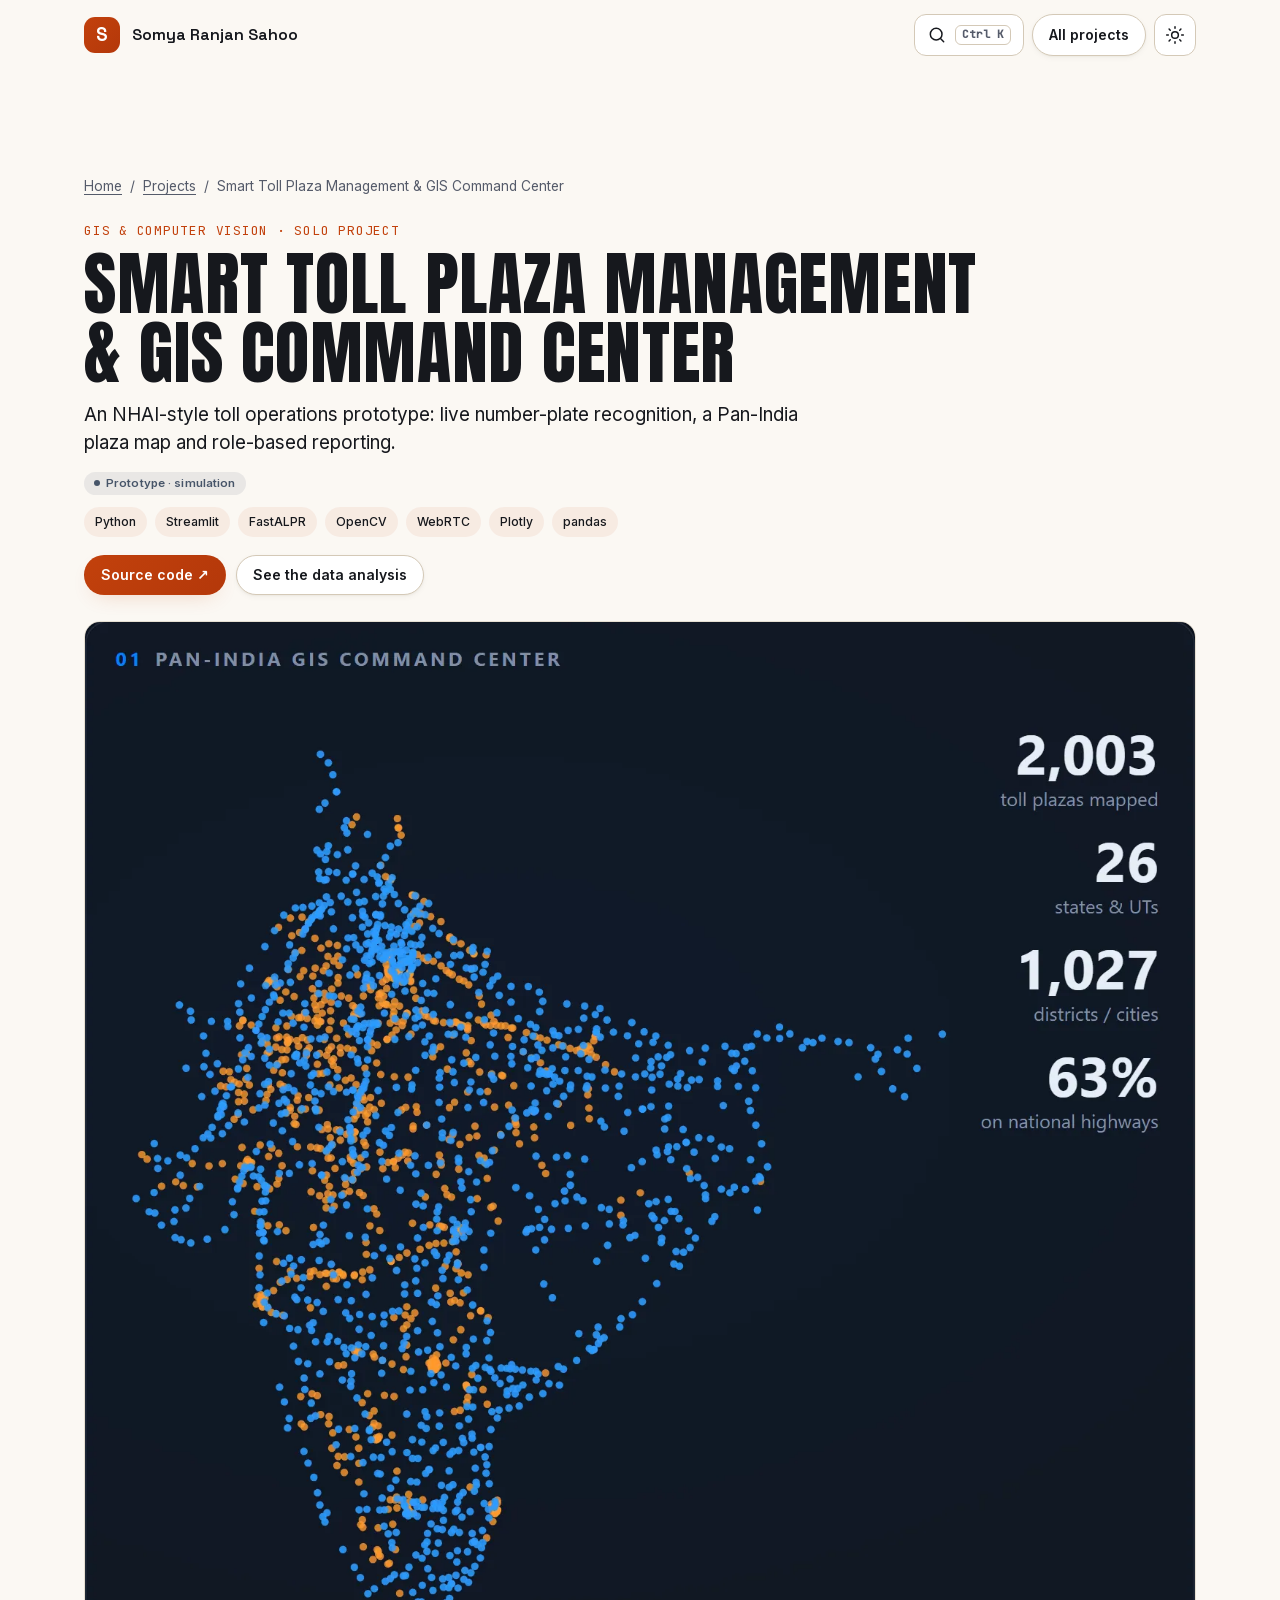
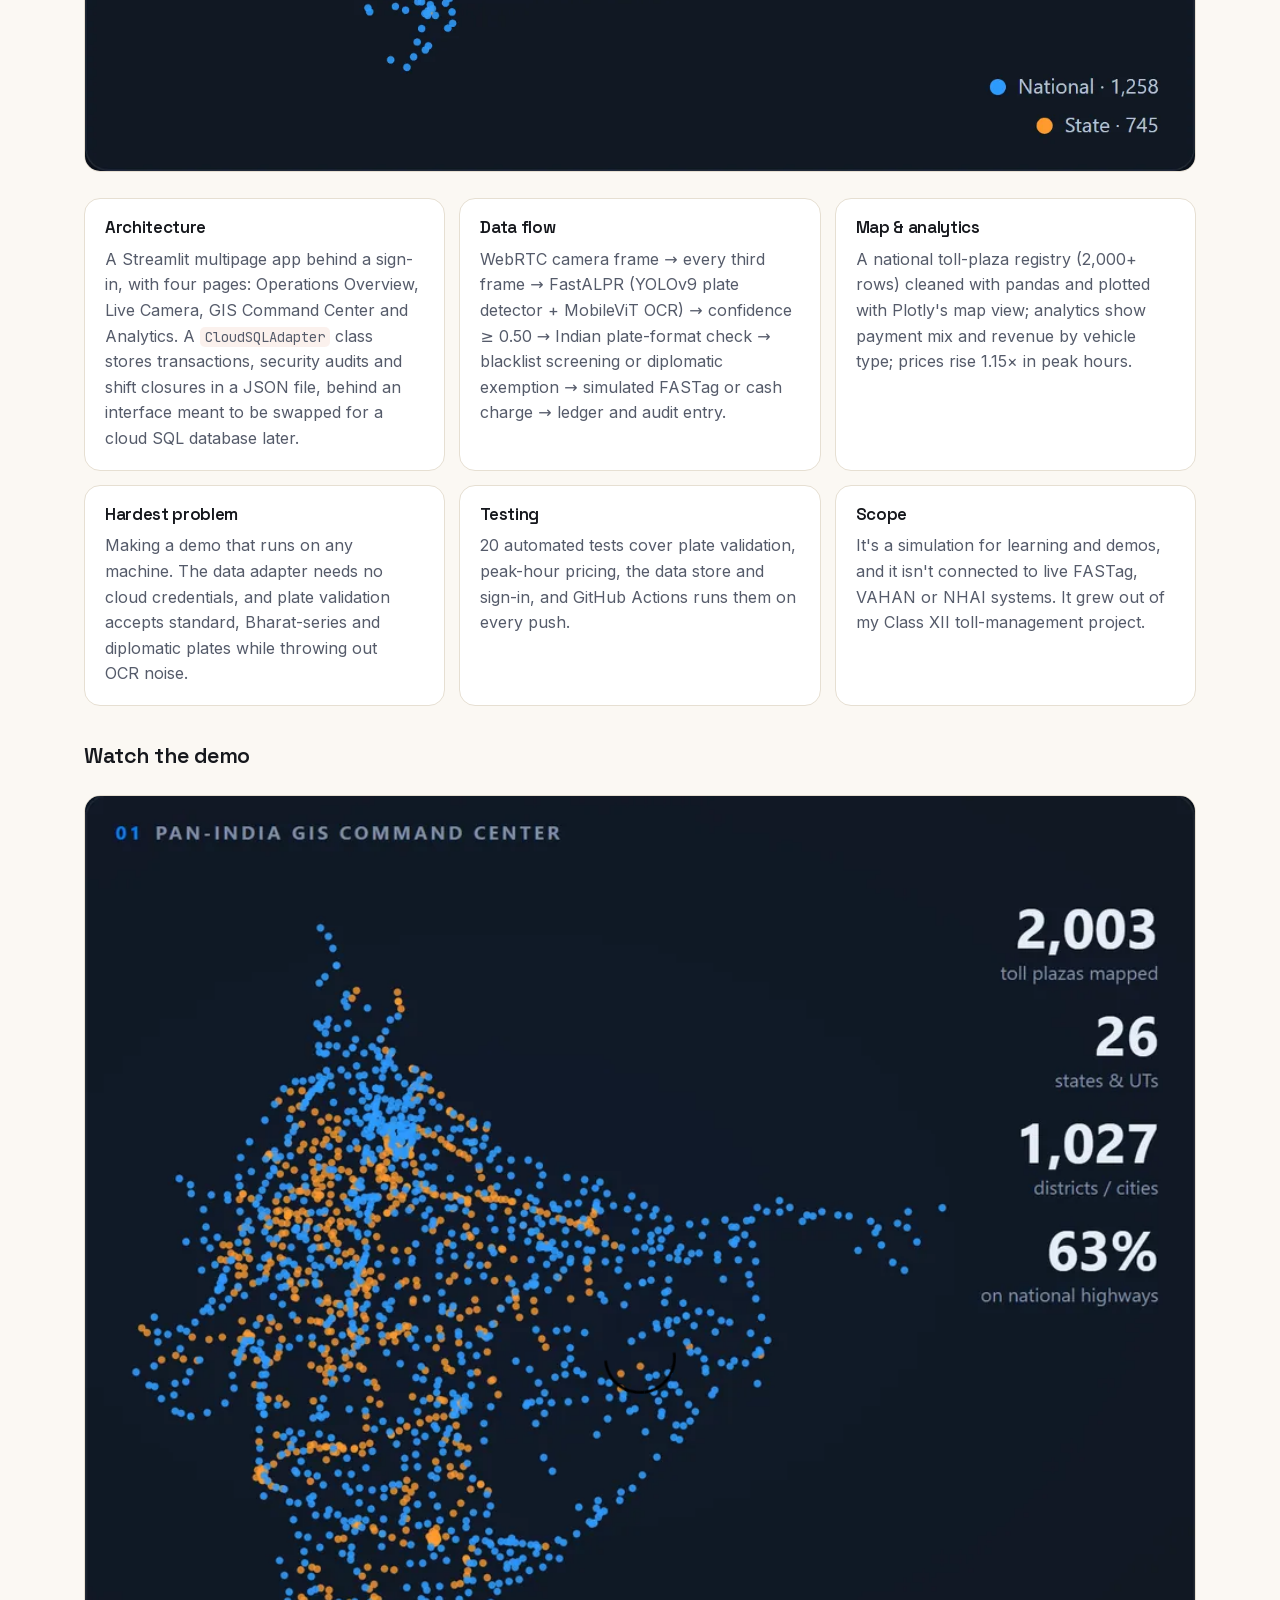
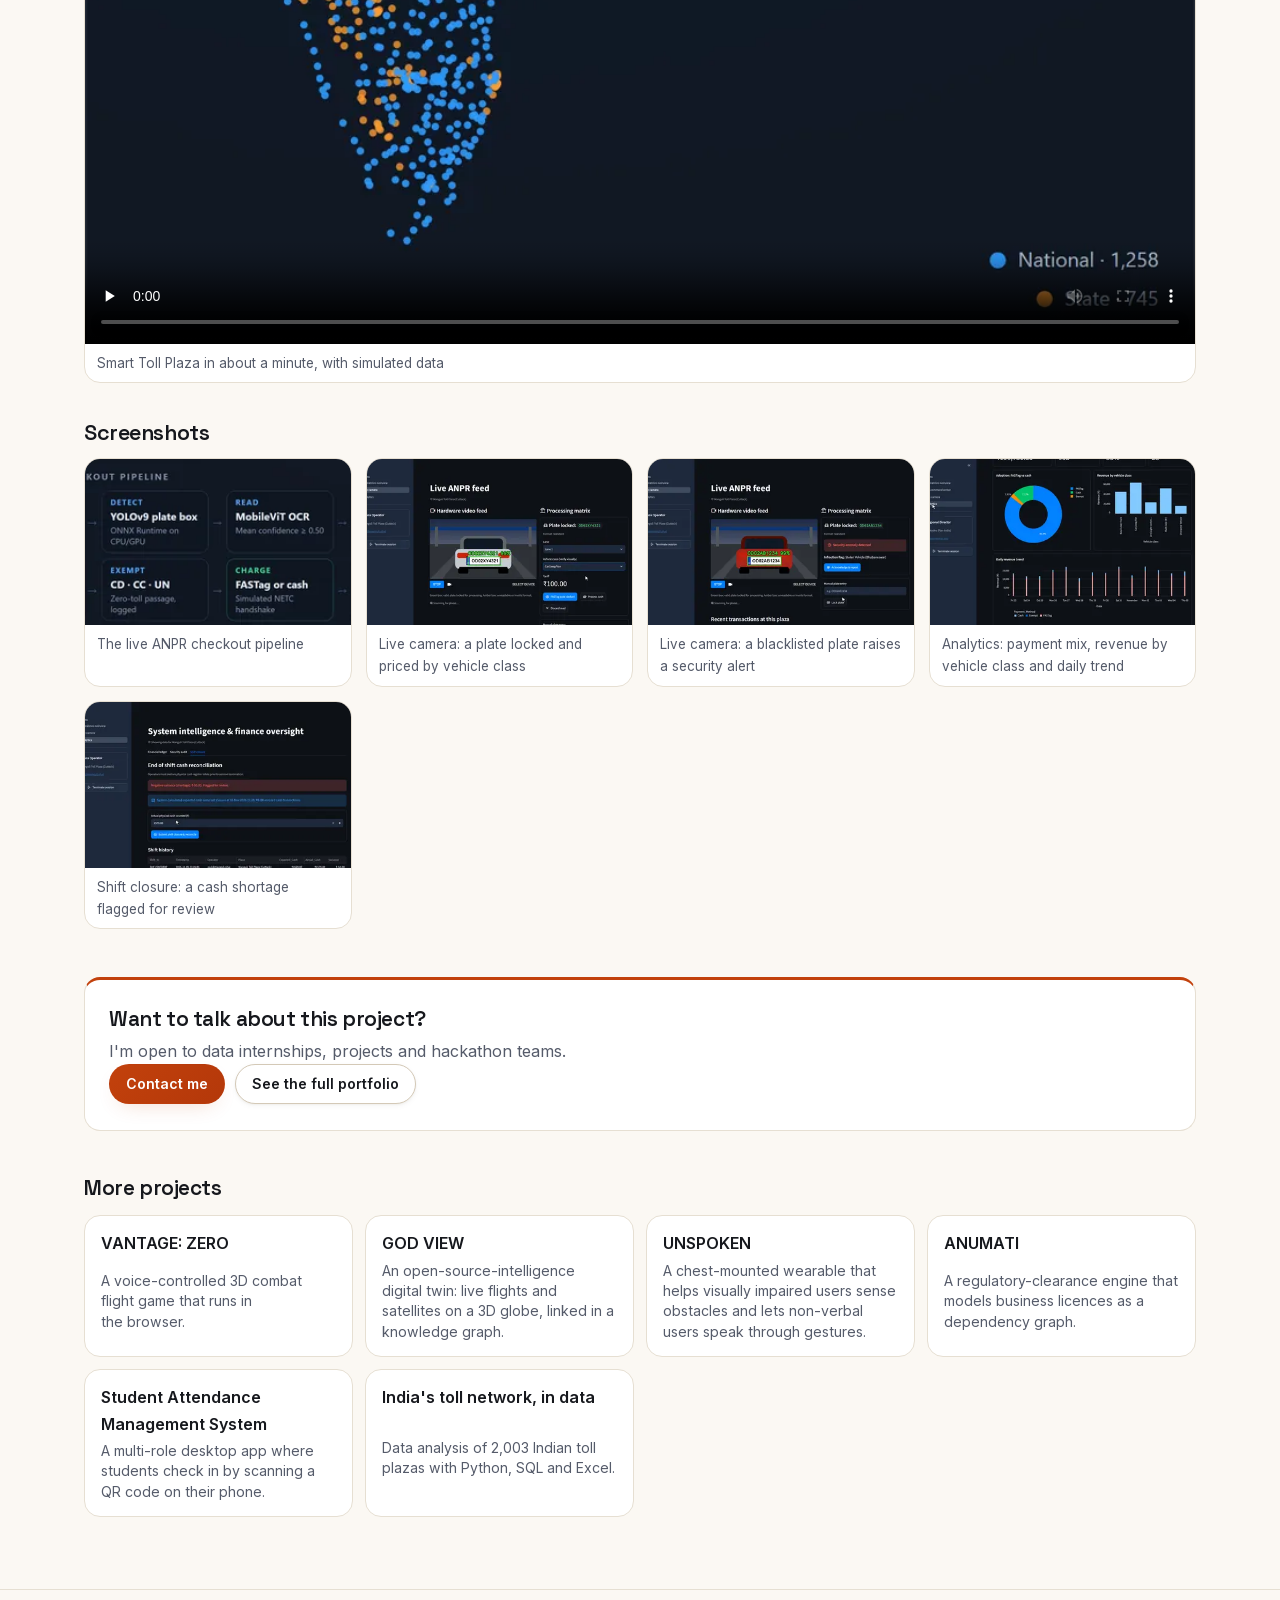
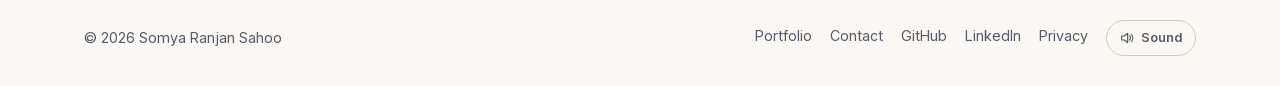
<file: projects/smart-toll-plaza/index.html>
<!doctype html>
<html lang="en">
<head>
  <meta charset="utf-8">
  <meta http-equiv="Content-Security-Policy" content="default-src 'self'; script-src 'self' 'wasm-unsafe-eval' 'sha256-CqLHPRhWTCQA8C1etdhPpBsBVn5eTljVigBX4MGMH00=' 'sha256-QTKUewccu4vymS6kCMDNSDtay0EPB0g5P4r34XDZfdQ='; style-src 'self'; font-src 'self'; img-src 'self' data:; connect-src 'self' https://formsubmit.co https://api.web3forms.com https://api.github.com; form-action 'self' https://formsubmit.co; base-uri 'self'; object-src 'none'; upgrade-insecure-requests">
  <meta name="referrer" content="strict-origin-when-cross-origin">
  <meta name="viewport" content="width=device-width, initial-scale=1">
  <title>Smart Toll Plaza System with Number-Plate Recognition | Somya Ranjan Sahoo</title>
  <meta name="description" content="An NHAI-style toll operations prototype: live number-plate recognition, a Pan-India plaza map and role-based reporting.">
  <meta name="author" content="Somya Ranjan Sahoo">
  <meta name="theme-color" content="#0b0d12">
  <link rel="canonical" href="https://somyaranjansahoo6422.github.io/projects/smart-toll-plaza/">
  <meta property="og:type" content="article">
  <meta property="og:site_name" content="Somya Ranjan Sahoo">
  <meta property="og:title" content="Smart Toll Plaza System with Number-Plate Recognition">
  <meta property="og:description" content="An NHAI-style toll operations prototype: live number-plate recognition, a Pan-India plaza map and role-based reporting.">
  <meta property="og:url" content="https://somyaranjansahoo6422.github.io/projects/smart-toll-plaza/">
  <meta property="og:image" content="https://somyaranjansahoo6422.github.io/assets/img/proj-toll-map-1520.webp">
  <meta property="og:image:alt" content="Map of India with about two thousand toll plazas plotted as blue and orange dots, labelled 2,003 toll plazas mapped">
  <meta name="twitter:card" content="summary_large_image">
  <link rel="icon" href="/favicon.ico" sizes="48x48">
  <link rel="icon" href="/assets/icon-192.png" type="image/png" sizes="192x192">
  <link rel="apple-touch-icon" href="/assets/apple-touch-icon.png">
  <link rel="stylesheet" href="../../styles.min.css?v=ef644490">
  <script>try{var t=localStorage.getItem('theme');if(t)document.documentElement.setAttribute('data-theme',t)}catch(e){}</script>
  <script type="application/ld+json">{"@context":"https://schema.org","@graph":[{"@type":"SoftwareSourceCode","name":"Smart Toll Plaza Management & GIS Command Center","headline":"Smart Toll Plaza System with Number-Plate Recognition","description":"An NHAI-style toll operations prototype: live number-plate recognition, a Pan-India plaza map and role-based reporting.","url":"https://somyaranjansahoo6422.github.io/projects/smart-toll-plaza/","image":"https://somyaranjansahoo6422.github.io/assets/img/proj-toll-map-1520.webp","author":{"@type":"Person","name":"Somya Ranjan Sahoo","url":"https://somyaranjansahoo6422.github.io/"},"codeRepository":"https://github.com/somyaranjansahoo6422/smart-toll-plaza-system","keywords":"Python, Streamlit, FastALPR, OpenCV, WebRTC, Plotly, pandas"},{"@type":"BreadcrumbList","itemListElement":[{"@type":"ListItem","position":1,"name":"Somya Ranjan Sahoo","item":"https://somyaranjansahoo6422.github.io/"},{"@type":"ListItem","position":2,"name":"Projects","item":"https://somyaranjansahoo6422.github.io/#work"},{"@type":"ListItem","position":3,"name":"Smart Toll Plaza Management & GIS Command Center","item":"https://somyaranjansahoo6422.github.io/projects/smart-toll-plaza/"}]}]}</script>
</head>
<body>
  <a class="skip" href="#main">Skip to content</a>
  <header class="nav scrolled">
    <div class="wrap nav__inner">
      <a class="brand" href="/">
        <span class="brand__mark" aria-hidden="true">S</span>
        <span class="brand__name">Somya Ranjan Sahoo</span><span class="sr-only">, home</span>
      </a>
      <div class="nav__tools">
        <a class="btn btn--ghost btn--sm" href="/#work">All projects</a>
        <button class="icon-btn" id="themeToggle" type="button" aria-label="Switch to dark theme">
          <svg class="i-sun" viewBox="0 0 24 24" aria-hidden="true"><circle cx="12" cy="12" r="4"/><path d="M12 2v2M12 20v2M4.9 4.9l1.4 1.4M17.7 17.7l1.4 1.4M2 12h2M20 12h2M4.9 19.1l1.4-1.4M17.7 6.3l1.4-1.4"/></svg>
          <svg class="i-moon" viewBox="0 0 24 24" aria-hidden="true"><path d="M21 12.8A9 9 0 1 1 11.2 3a7 7 0 0 0 9.8 9.8z"/></svg>
        </button>
      </div>
    </div>
  </header>

  <main id="main" class="proj">
    <div class="wrap">
      <nav class="proj__crumbs" aria-label="Breadcrumb"><a href="/">Home</a><span aria-hidden="true">/</span><a href="/#work">Projects</a><span aria-hidden="true">/</span><span aria-current="page">Smart Toll Plaza Management &amp; GIS Command Center</span></nav>
      <p class="proj__kicker mono">GIS &amp; computer vision · Solo project</p>
      <h1>Smart Toll Plaza Management &amp; GIS Command Center</h1>
      <p class="proj__lede">An NHAI-style toll operations prototype: live number-plate recognition, a Pan-India plaza map and role-based reporting.</p>
      
      <p class="proj__badge"><span class="badge">Prototype · simulation</span></p>
      <ul class="chips chips--sm proj__chips" aria-label="Technologies"><li>Python</li><li>Streamlit</li><li>FastALPR</li><li>OpenCV</li><li>WebRTC</li><li>Plotly</li><li>pandas</li></ul>
      <p class="proj__actions"><a class="btn btn--primary btn--sm" href="https://github.com/somyaranjansahoo6422/smart-toll-plaza-system" target="_blank" rel="noopener noreferrer">Source code ↗</a> <a class="btn btn--ghost btn--sm" href="/projects/india-toll-network-analysis/">See the data analysis</a></p>
      <figure class="proj__media proj__media--fit"><img src="/assets/img/proj-toll-map-960.webp" srcset="/assets/img/proj-toll-map-480.webp 480w, /assets/img/proj-toll-map-720.webp 720w, /assets/img/proj-toll-map-960.webp 960w, /assets/img/proj-toll-map-1520.webp 1520w" sizes="(max-width: 1552px) calc(100vw - 32px), 1520px" alt="Map of India with about two thousand toll plazas plotted as blue and orange dots, labelled 2,003 toll plazas mapped" width="1520" height="1573" fetchpriority="high"></figure>
      <div class="proj__grid">
        <section class="proj__block"><h2>Architecture</h2><p>A Streamlit multipage app behind a sign-in, with four pages: Operations Overview, Live Camera, GIS Command Center and Analytics. A <code>CloudSQLAdapter</code> class stores transactions, security audits and shift closures in a JSON file, behind an interface meant to be swapped for a cloud SQL database later.</p></section>
        <section class="proj__block"><h2>Data flow</h2><p>WebRTC camera frame → every third frame → FastALPR (YOLOv9 plate detector + MobileViT OCR) → confidence ≥ 0.50 → Indian plate-format check → blacklist screening or diplomatic exemption → simulated FASTag or cash charge → ledger and audit entry.</p></section>
        <section class="proj__block"><h2>Map &amp; analytics</h2><p>A national toll-plaza registry (2,000+ rows) cleaned with pandas and plotted with Plotly's map view; analytics show payment mix and revenue by vehicle type; prices rise 1.15× in peak hours.</p></section>
        <section class="proj__block"><h2>Hardest problem</h2><p>Making a demo that runs on any machine. The data adapter needs no cloud credentials, and plate validation accepts standard, Bharat-series and diplomatic plates while throwing out OCR noise.</p></section>
        <section class="proj__block"><h2>Testing</h2><p>20 automated tests cover plate validation, peak-hour pricing, the data store and sign-in, and GitHub Actions runs them on every push.</p></section>
        <section class="proj__block"><h2>Scope</h2><p>It's a simulation for learning and demos, and it isn't connected to live FASTag, VAHAN or NHAI systems. It grew out of my Class XII toll-management project.</p></section>
      </div>
      <h2 class="proj__h2">Watch the demo</h2>
      <figure class="proj__media proj__video"><video controls preload="none" playsinline poster="/assets/img/proj-toll-map-960.webp" src="/assets/video/toll-highlights.mp4"></video><figcaption>Smart Toll Plaza in about a minute, with simulated data</figcaption></figure>
      <h2 class="proj__h2">Screenshots</h2>
      <div class="proj__gallery">
        <figure><a href="/assets/img/proj-toll-pipeline-1480.webp"><img src="/assets/img/proj-toll-pipeline-960.webp" srcset="/assets/img/proj-toll-pipeline-480.webp 480w, /assets/img/proj-toll-pipeline-720.webp 720w, /assets/img/proj-toll-pipeline-960.webp 960w, /assets/img/proj-toll-pipeline-1480.webp 1480w" sizes="(max-width: 760px) calc(100vw - 32px), 380px" alt="Diagram of the eight-step ANPR checkout pipeline: capture, detect, read, validate, screen, exempt, charge, record" width="1480" height="480" loading="lazy" decoding="async"></a><figcaption>The live ANPR checkout pipeline</figcaption></figure>
        <figure><a href="/assets/img/proj-toll-anpr-1600.webp"><img src="/assets/img/proj-toll-anpr-960.webp" srcset="/assets/img/proj-toll-anpr-480.webp 480w, /assets/img/proj-toll-anpr-960.webp 960w, /assets/img/proj-toll-anpr-1600.webp 1600w" sizes="(max-width: 760px) calc(100vw - 32px), 380px" alt="Live ANPR screen with a plate locked at 99 percent and a ₹100 tariff" width="1600" height="900" loading="lazy" decoding="async"></a><figcaption>Live camera: a plate locked and priced by vehicle class</figcaption></figure>
        <figure><a href="/assets/img/proj-toll-alert-1600.webp"><img src="/assets/img/proj-toll-alert-960.webp" srcset="/assets/img/proj-toll-alert-480.webp 480w, /assets/img/proj-toll-alert-960.webp 960w, /assets/img/proj-toll-alert-1600.webp 1600w" sizes="(max-width: 760px) calc(100vw - 32px), 380px" alt="Live ANPR screen showing a security alert for a stolen vehicle" width="1600" height="900" loading="lazy" decoding="async"></a><figcaption>Live camera: a blacklisted plate raises a security alert</figcaption></figure>
        <figure><a href="/assets/img/proj-toll-analytics-1600.webp"><img src="/assets/img/proj-toll-analytics-960.webp" srcset="/assets/img/proj-toll-analytics-480.webp 480w, /assets/img/proj-toll-analytics-960.webp 960w, /assets/img/proj-toll-analytics-1600.webp 1600w" sizes="(max-width: 760px) calc(100vw - 32px), 380px" alt="Analytics charts for FASTag adoption and revenue by vehicle class" width="1600" height="900" loading="lazy" decoding="async"></a><figcaption>Analytics: payment mix, revenue by vehicle class and daily trend</figcaption></figure>
        <figure><a href="/assets/img/proj-toll-shift-1600.webp"><img src="/assets/img/proj-toll-shift-960.webp" srcset="/assets/img/proj-toll-shift-480.webp 480w, /assets/img/proj-toll-shift-960.webp 960w, /assets/img/proj-toll-shift-1600.webp 1600w" sizes="(max-width: 760px) calc(100vw - 32px), 380px" alt="End of shift cash reconciliation with a negative variance flagged" width="1600" height="900" loading="lazy" decoding="async"></a><figcaption>Shift closure: a cash shortage flagged for review</figcaption></figure>
      </div>

      <section class="proj__cta">
        <h2>Want to talk about this project?</h2>
        <p>I'm open to data internships, projects and hackathon teams.</p>
        <p class="proj__actions"><a class="btn btn--primary btn--sm" href="/#contact">Contact me</a> <a class="btn btn--ghost btn--sm" href="/">See the full portfolio</a></p>
      </section>

      <section class="proj__more" aria-labelledby="more-title">
        <h2 id="more-title">More projects</h2>
        <ul>
          <li><a href="/projects/vantage-zero/"><strong>VANTAGE: ZERO</strong><span>A voice-controlled 3D combat flight game that runs in the browser.</span></a></li>
          <li><a href="/projects/god-view/"><strong>GOD VIEW</strong><span>An open-source-intelligence digital twin: live flights and satellites on a 3D globe, linked in a knowledge graph.</span></a></li>
          <li><a href="/projects/unspoken/"><strong>UNSPOKEN</strong><span>A chest-mounted wearable that helps visually impaired users sense obstacles and lets non-verbal users speak through gestures.</span></a></li>
          <li><a href="/projects/anumati/"><strong>ANUMATI</strong><span>A regulatory-clearance engine that models business licences as a dependency graph.</span></a></li>
          <li><a href="/projects/student-attendance-system/"><strong>Student Attendance Management System</strong><span>A multi-role desktop app where students check in by scanning a QR code on their phone.</span></a></li>
          <li><a href="/projects/india-toll-network-analysis/"><strong>India's toll network, in data</strong><span>Data analysis of 2,003 Indian toll plazas with Python, SQL and Excel.</span></a></li>
        </ul>
      </section>
    </div>
  </main>

  <footer class="footer">
    <div class="wrap footer__inner">
      <p>© 2026 Somya Ranjan Sahoo</p>
      <nav class="footer__links" aria-label="Footer">
        <a href="/">Portfolio</a>
        <a href="/#contact">Contact</a>
        <a href="https://github.com/somyaranjansahoo6422" target="_blank" rel="noopener noreferrer">GitHub</a>
        <a href="https://www.linkedin.com/in/somya-ranjan-sahoo-109599312/" target="_blank" rel="noopener noreferrer">LinkedIn</a>
        <a href="/privacy.html">Privacy</a>
      </nav>
    </div>
  </footer>
  <script src="../../script.min.js?v=71a409de" defer></script>
</body>
</html>
</file>
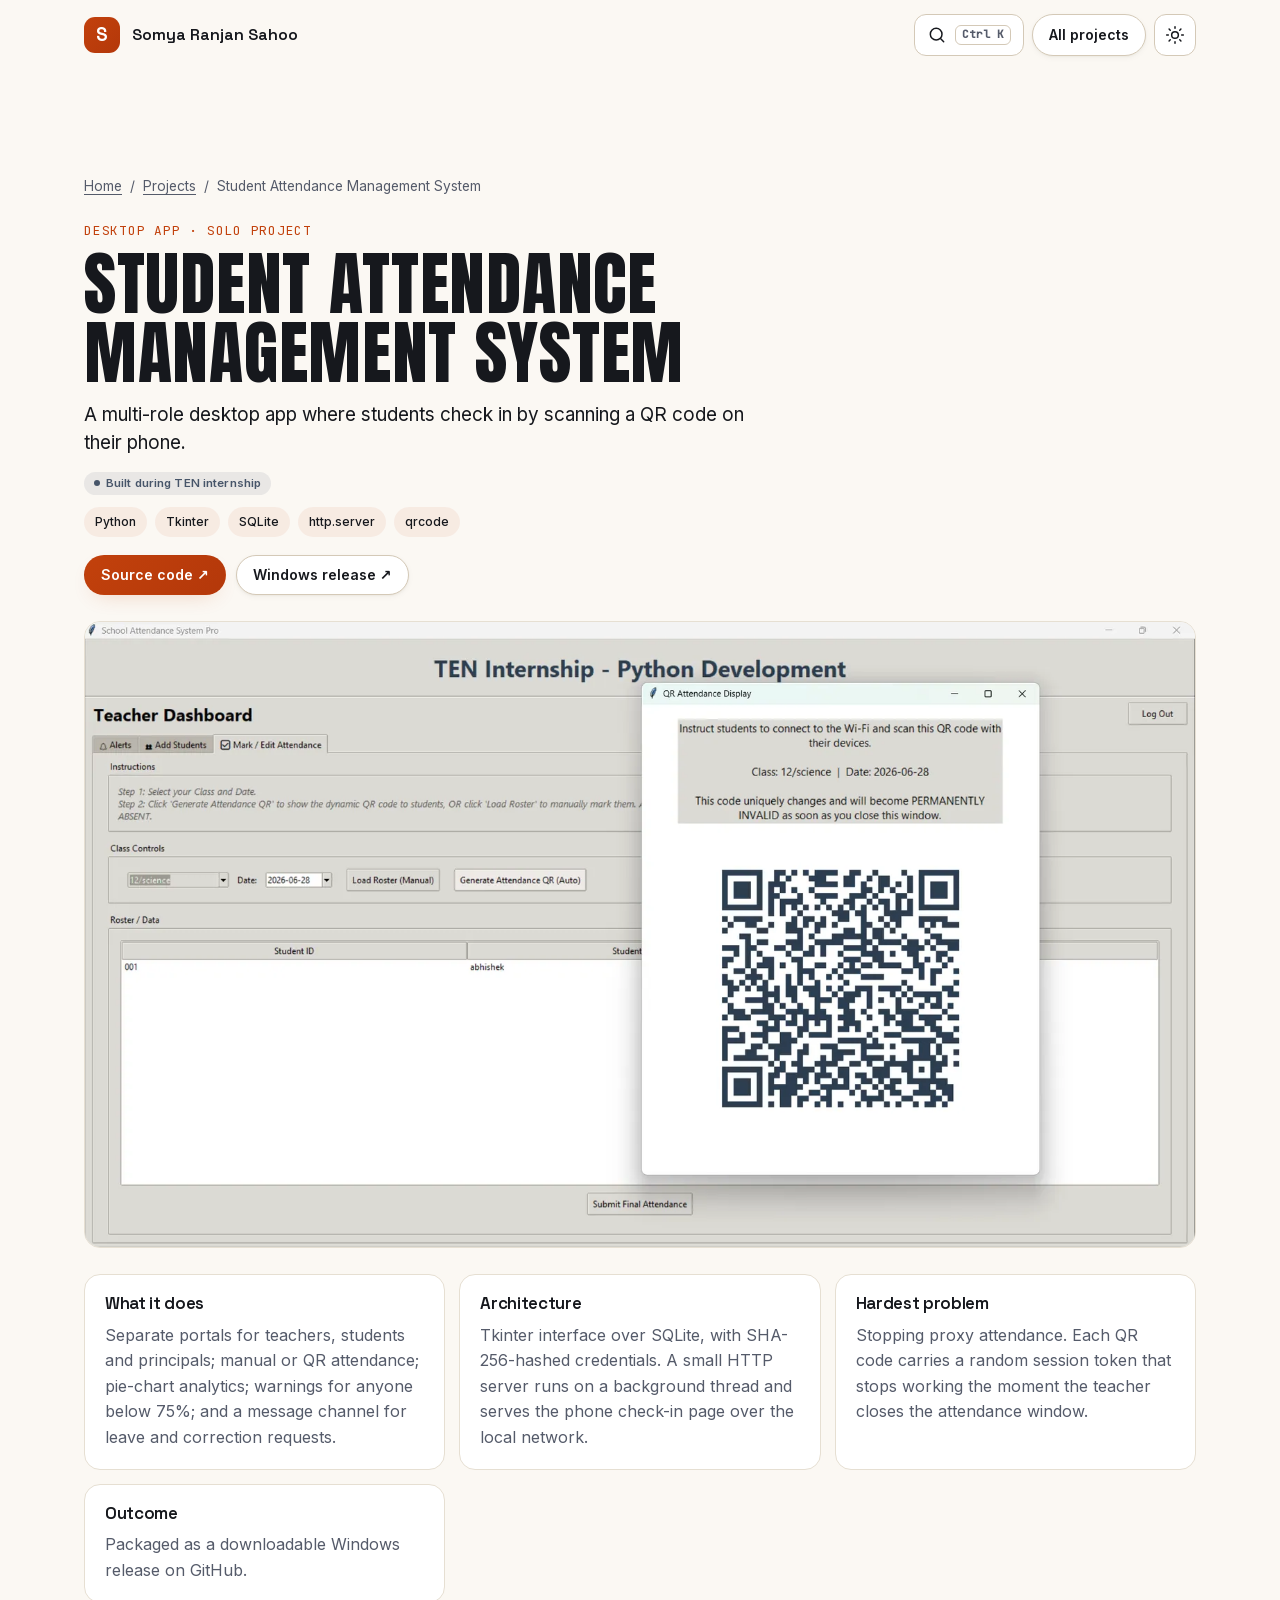
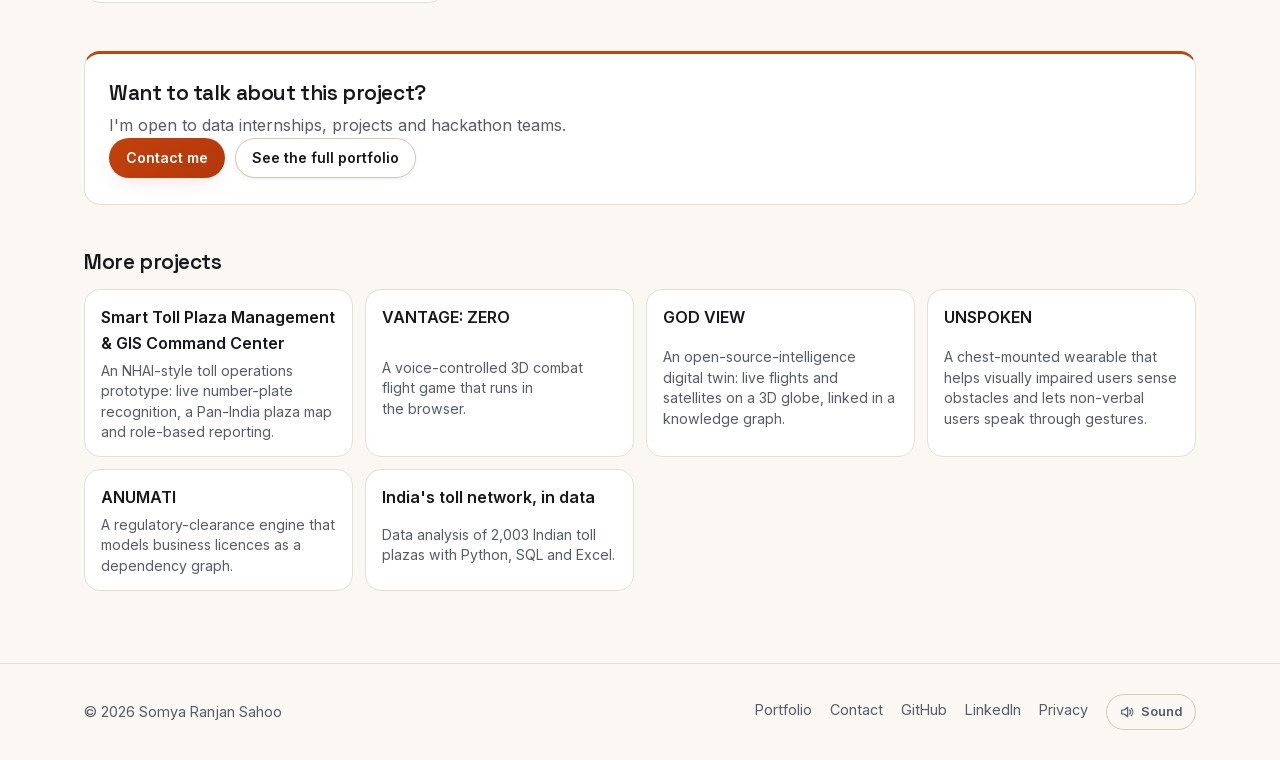
<file: projects/student-attendance-system/index.html>
<!doctype html>
<html lang="en">
<head>
  <meta charset="utf-8">
  <meta http-equiv="Content-Security-Policy" content="default-src 'self'; script-src 'self' 'wasm-unsafe-eval' 'sha256-CqLHPRhWTCQA8C1etdhPpBsBVn5eTljVigBX4MGMH00=' 'sha256-QTKUewccu4vymS6kCMDNSDtay0EPB0g5P4r34XDZfdQ='; style-src 'self'; font-src 'self'; img-src 'self' data:; connect-src 'self' https://formsubmit.co https://api.web3forms.com https://api.github.com; form-action 'self' https://formsubmit.co; base-uri 'self'; object-src 'none'; upgrade-insecure-requests">
  <meta name="referrer" content="strict-origin-when-cross-origin">
  <meta name="viewport" content="width=device-width, initial-scale=1">
  <title>Student Attendance Management System with QR Check-In | Somya Ranjan Sahoo</title>
  <meta name="description" content="A multi-role desktop app where students check in by scanning a QR code on their phone.">
  <meta name="author" content="Somya Ranjan Sahoo">
  <meta name="theme-color" content="#0b0d12">
  <link rel="canonical" href="https://somyaranjansahoo6422.github.io/projects/student-attendance-system/">
  <meta property="og:type" content="article">
  <meta property="og:site_name" content="Somya Ranjan Sahoo">
  <meta property="og:title" content="Student Attendance Management System with QR Check-In">
  <meta property="og:description" content="A multi-role desktop app where students check in by scanning a QR code on their phone.">
  <meta property="og:url" content="https://somyaranjansahoo6422.github.io/projects/student-attendance-system/">
  <meta property="og:image" content="https://somyaranjansahoo6422.github.io/assets/img/proj-attendance-1600.webp">
  <meta property="og:image:alt" content="Teacher dashboard with a pop-up QR code for students to scan and mark attendance">
  <meta name="twitter:card" content="summary_large_image">
  <link rel="icon" href="/favicon.ico" sizes="48x48">
  <link rel="icon" href="/assets/icon-192.png" type="image/png" sizes="192x192">
  <link rel="apple-touch-icon" href="/assets/apple-touch-icon.png">
  <link rel="stylesheet" href="../../styles.min.css?v=ef644490">
  <script>try{var t=localStorage.getItem('theme');if(t)document.documentElement.setAttribute('data-theme',t)}catch(e){}</script>
  <script type="application/ld+json">{"@context":"https://schema.org","@graph":[{"@type":"SoftwareSourceCode","name":"Student Attendance Management System","headline":"Student Attendance Management System with QR Check-In","description":"A multi-role desktop app where students check in by scanning a QR code on their phone.","url":"https://somyaranjansahoo6422.github.io/projects/student-attendance-system/","image":"https://somyaranjansahoo6422.github.io/assets/img/proj-attendance-1600.webp","author":{"@type":"Person","name":"Somya Ranjan Sahoo","url":"https://somyaranjansahoo6422.github.io/"},"codeRepository":"https://github.com/somyaranjansahoo6422/Student_Attendance_Management_System","keywords":"Python, Tkinter, SQLite, http.server, qrcode"},{"@type":"BreadcrumbList","itemListElement":[{"@type":"ListItem","position":1,"name":"Somya Ranjan Sahoo","item":"https://somyaranjansahoo6422.github.io/"},{"@type":"ListItem","position":2,"name":"Projects","item":"https://somyaranjansahoo6422.github.io/#work"},{"@type":"ListItem","position":3,"name":"Student Attendance Management System","item":"https://somyaranjansahoo6422.github.io/projects/student-attendance-system/"}]}]}</script>
</head>
<body>
  <a class="skip" href="#main">Skip to content</a>
  <header class="nav scrolled">
    <div class="wrap nav__inner">
      <a class="brand" href="/">
        <span class="brand__mark" aria-hidden="true">S</span>
        <span class="brand__name">Somya Ranjan Sahoo</span><span class="sr-only">, home</span>
      </a>
      <div class="nav__tools">
        <a class="btn btn--ghost btn--sm" href="/#work">All projects</a>
        <button class="icon-btn" id="themeToggle" type="button" aria-label="Switch to dark theme">
          <svg class="i-sun" viewBox="0 0 24 24" aria-hidden="true"><circle cx="12" cy="12" r="4"/><path d="M12 2v2M12 20v2M4.9 4.9l1.4 1.4M17.7 17.7l1.4 1.4M2 12h2M20 12h2M4.9 19.1l1.4-1.4M17.7 6.3l1.4-1.4"/></svg>
          <svg class="i-moon" viewBox="0 0 24 24" aria-hidden="true"><path d="M21 12.8A9 9 0 1 1 11.2 3a7 7 0 0 0 9.8 9.8z"/></svg>
        </button>
      </div>
    </div>
  </header>

  <main id="main" class="proj">
    <div class="wrap">
      <nav class="proj__crumbs" aria-label="Breadcrumb"><a href="/">Home</a><span aria-hidden="true">/</span><a href="/#work">Projects</a><span aria-hidden="true">/</span><span aria-current="page">Student Attendance Management System</span></nav>
      <p class="proj__kicker mono">Desktop app · Solo project</p>
      <h1>Student Attendance Management System</h1>
      <p class="proj__lede">A multi-role desktop app where students check in by scanning a QR code on their phone.</p>
      
      <p class="proj__badge"><span class="badge">Built during TEN internship</span></p>
      <ul class="chips chips--sm proj__chips" aria-label="Technologies"><li>Python</li><li>Tkinter</li><li>SQLite</li><li>http.server</li><li>qrcode</li></ul>
      <p class="proj__actions"><a class="btn btn--primary btn--sm" href="https://github.com/somyaranjansahoo6422/Student_Attendance_Management_System" target="_blank" rel="noopener noreferrer">Source code ↗</a> <a class="btn btn--ghost btn--sm" href="https://github.com/somyaranjansahoo6422/Student_Attendance_Management_System/releases" target="_blank" rel="noopener noreferrer">Windows release ↗</a></p>
      <figure class="proj__media proj__media--fit"><img src="/assets/img/proj-attendance-960.webp" srcset="/assets/img/proj-attendance-480.webp 480w, /assets/img/proj-attendance-720.webp 720w, /assets/img/proj-attendance-960.webp 960w, /assets/img/proj-attendance-1600.webp 1600w" sizes="(max-width: 1632px) calc(100vw - 32px), 1600px" alt="Teacher dashboard with a pop-up QR code for students to scan and mark attendance" width="1600" height="900" fetchpriority="high"></figure>
      <div class="proj__grid">
        <section class="proj__block"><h2>What it does</h2><p>Separate portals for teachers, students and principals; manual or QR attendance; pie-chart analytics; warnings for anyone below 75%; and a message channel for leave and correction requests.</p></section>
        <section class="proj__block"><h2>Architecture</h2><p>Tkinter interface over SQLite, with SHA-256-hashed credentials. A small HTTP server runs on a background thread and serves the phone check-in page over the local network.</p></section>
        <section class="proj__block"><h2>Hardest problem</h2><p>Stopping proxy attendance. Each QR code carries a random session token that stops working the moment the teacher closes the attendance window.</p></section>
        <section class="proj__block"><h2>Outcome</h2><p>Packaged as a downloadable Windows release on GitHub.</p></section>
      </div>

      <section class="proj__cta">
        <h2>Want to talk about this project?</h2>
        <p>I'm open to data internships, projects and hackathon teams.</p>
        <p class="proj__actions"><a class="btn btn--primary btn--sm" href="/#contact">Contact me</a> <a class="btn btn--ghost btn--sm" href="/">See the full portfolio</a></p>
      </section>

      <section class="proj__more" aria-labelledby="more-title">
        <h2 id="more-title">More projects</h2>
        <ul>
          <li><a href="/projects/smart-toll-plaza/"><strong>Smart Toll Plaza Management &amp; GIS Command Center</strong><span>An NHAI-style toll operations prototype: live number-plate recognition, a Pan-India plaza map and role-based reporting.</span></a></li>
          <li><a href="/projects/vantage-zero/"><strong>VANTAGE: ZERO</strong><span>A voice-controlled 3D combat flight game that runs in the browser.</span></a></li>
          <li><a href="/projects/god-view/"><strong>GOD VIEW</strong><span>An open-source-intelligence digital twin: live flights and satellites on a 3D globe, linked in a knowledge graph.</span></a></li>
          <li><a href="/projects/unspoken/"><strong>UNSPOKEN</strong><span>A chest-mounted wearable that helps visually impaired users sense obstacles and lets non-verbal users speak through gestures.</span></a></li>
          <li><a href="/projects/anumati/"><strong>ANUMATI</strong><span>A regulatory-clearance engine that models business licences as a dependency graph.</span></a></li>
          <li><a href="/projects/india-toll-network-analysis/"><strong>India's toll network, in data</strong><span>Data analysis of 2,003 Indian toll plazas with Python, SQL and Excel.</span></a></li>
        </ul>
      </section>
    </div>
  </main>

  <footer class="footer">
    <div class="wrap footer__inner">
      <p>© 2026 Somya Ranjan Sahoo</p>
      <nav class="footer__links" aria-label="Footer">
        <a href="/">Portfolio</a>
        <a href="/#contact">Contact</a>
        <a href="https://github.com/somyaranjansahoo6422" target="_blank" rel="noopener noreferrer">GitHub</a>
        <a href="https://www.linkedin.com/in/somya-ranjan-sahoo-109599312/" target="_blank" rel="noopener noreferrer">LinkedIn</a>
        <a href="/privacy.html">Privacy</a>
      </nav>
    </div>
  </footer>
  <script src="../../script.min.js?v=71a409de" defer></script>
</body>
</html>
</file>
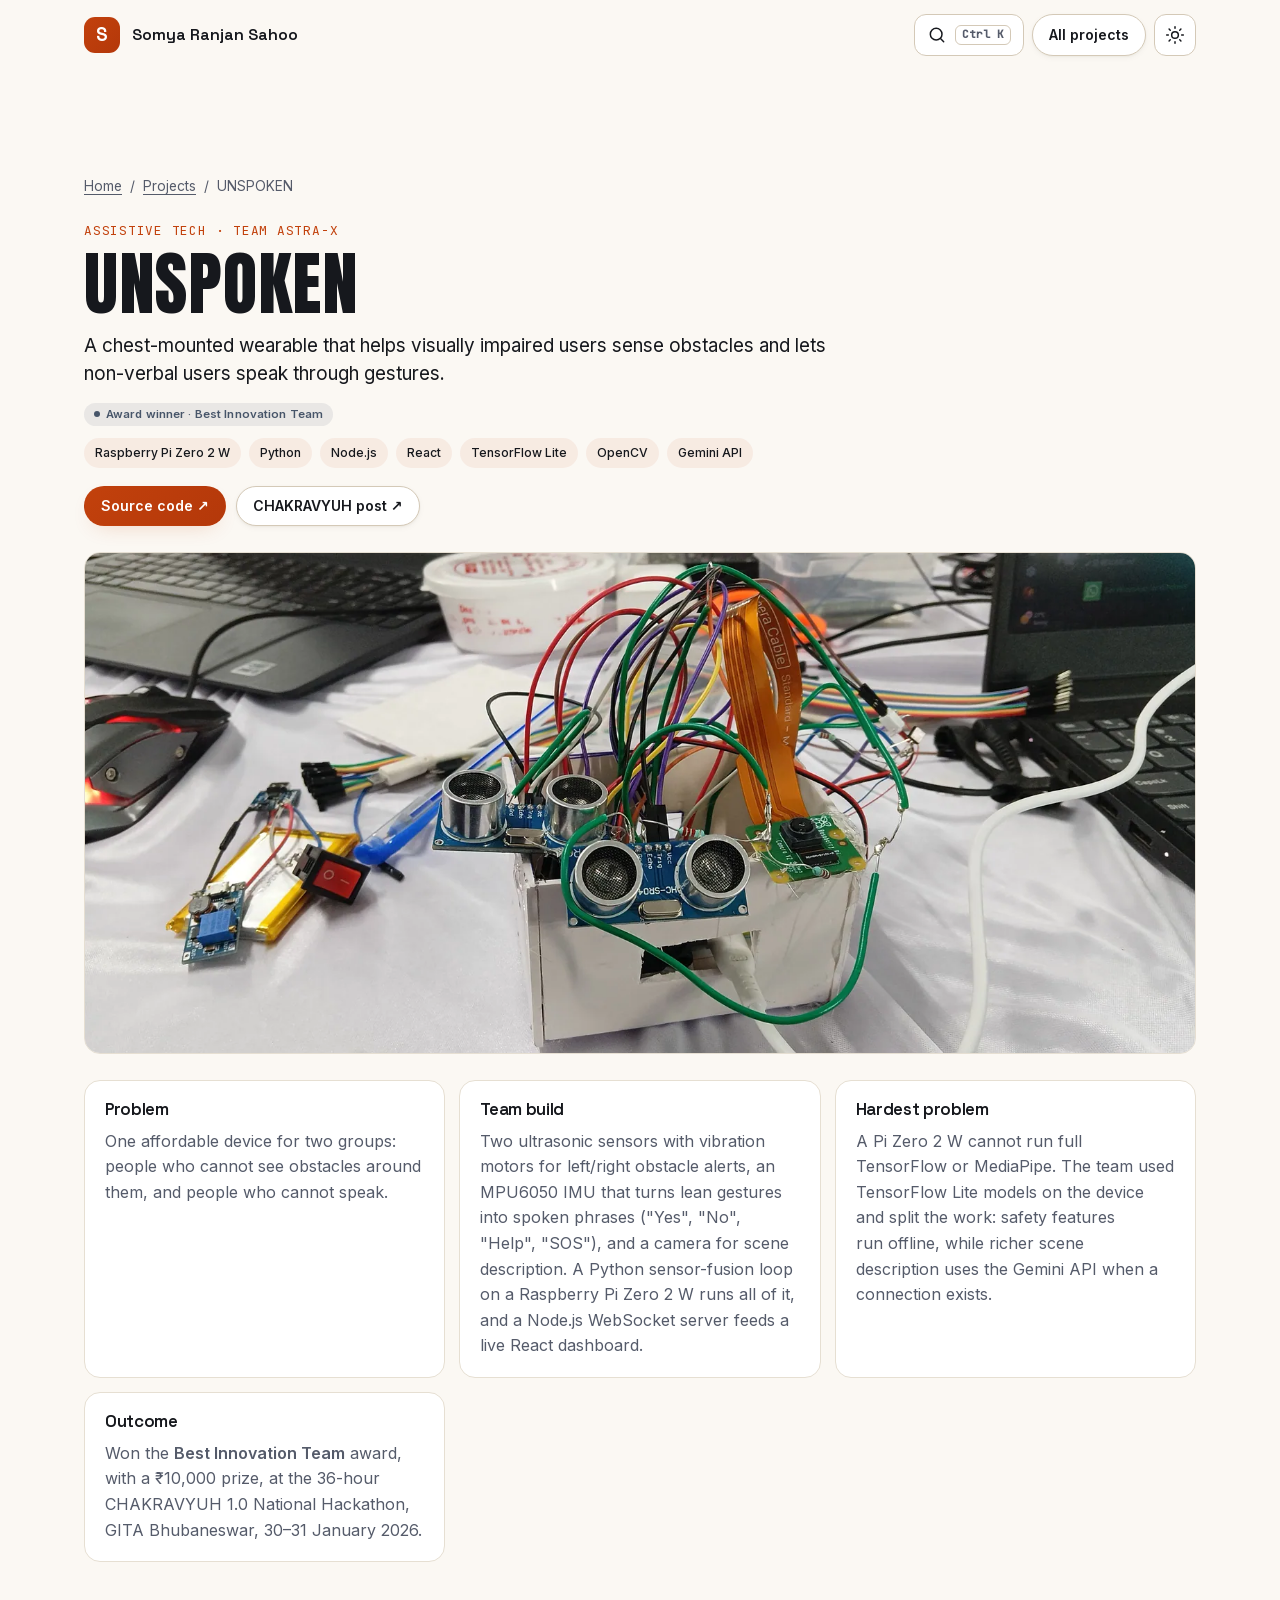
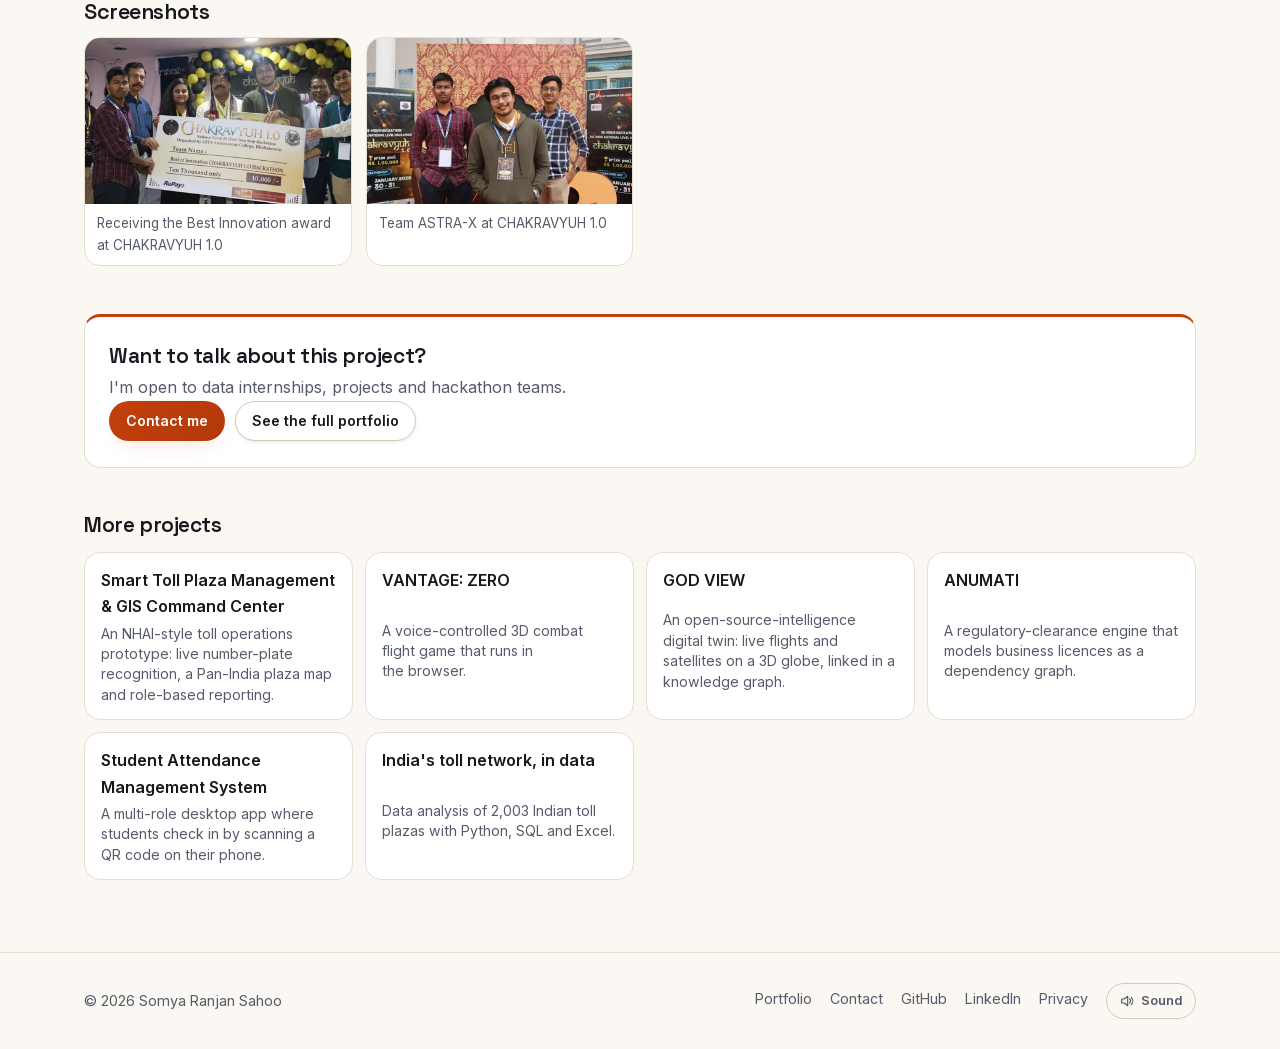
<file: projects/unspoken/index.html>
<!doctype html>
<html lang="en">
<head>
  <meta charset="utf-8">
  <meta http-equiv="Content-Security-Policy" content="default-src 'self'; script-src 'self' 'wasm-unsafe-eval' 'sha256-CqLHPRhWTCQA8C1etdhPpBsBVn5eTljVigBX4MGMH00=' 'sha256-QTKUewccu4vymS6kCMDNSDtay0EPB0g5P4r34XDZfdQ='; style-src 'self'; font-src 'self'; img-src 'self' data:; connect-src 'self' https://formsubmit.co https://api.web3forms.com https://api.github.com; form-action 'self' https://formsubmit.co; base-uri 'self'; object-src 'none'; upgrade-insecure-requests">
  <meta name="referrer" content="strict-origin-when-cross-origin">
  <meta name="viewport" content="width=device-width, initial-scale=1">
  <title>UNSPOKEN, an Assistive Wearable for Blind and Non-Verbal Users | Somya Ranjan Sahoo</title>
  <meta name="description" content="A chest-mounted wearable that helps visually impaired users sense obstacles and lets non-verbal users speak through gestures.">
  <meta name="author" content="Somya Ranjan Sahoo">
  <meta name="theme-color" content="#0b0d12">
  <link rel="canonical" href="https://somyaranjansahoo6422.github.io/projects/unspoken/">
  <meta property="og:type" content="article">
  <meta property="og:site_name" content="Somya Ranjan Sahoo">
  <meta property="og:title" content="UNSPOKEN, an Assistive Wearable for Blind and Non-Verbal Users">
  <meta property="og:description" content="A chest-mounted wearable that helps visually impaired users sense obstacles and lets non-verbal users speak through gestures.">
  <meta property="og:url" content="https://somyaranjansahoo6422.github.io/projects/unspoken/">
  <meta property="og:image" content="https://somyaranjansahoo6422.github.io/assets/img/proj-unspoken-1600.webp">
  <meta property="og:image:alt" content="UNSPOKEN prototype on a table: a Raspberry Pi wired to two ultrasonic sensors and a breadboard">
  <meta name="twitter:card" content="summary_large_image">
  <link rel="icon" href="/favicon.ico" sizes="48x48">
  <link rel="icon" href="/assets/icon-192.png" type="image/png" sizes="192x192">
  <link rel="apple-touch-icon" href="/assets/apple-touch-icon.png">
  <link rel="stylesheet" href="../../styles.min.css?v=ef644490">
  <script>try{var t=localStorage.getItem('theme');if(t)document.documentElement.setAttribute('data-theme',t)}catch(e){}</script>
  <script type="application/ld+json">{"@context":"https://schema.org","@graph":[{"@type":"SoftwareSourceCode","name":"UNSPOKEN","headline":"UNSPOKEN, an Assistive Wearable for Blind and Non-Verbal Users","description":"A chest-mounted wearable that helps visually impaired users sense obstacles and lets non-verbal users speak through gestures.","url":"https://somyaranjansahoo6422.github.io/projects/unspoken/","image":"https://somyaranjansahoo6422.github.io/assets/img/proj-unspoken-1600.webp","author":{"@type":"Person","name":"Somya Ranjan Sahoo","url":"https://somyaranjansahoo6422.github.io/"},"codeRepository":"https://github.com/somyaranjansahoo6422/unspoken","keywords":"Raspberry Pi Zero 2 W, Python, Node.js, React, TensorFlow Lite, OpenCV, Gemini API"},{"@type":"BreadcrumbList","itemListElement":[{"@type":"ListItem","position":1,"name":"Somya Ranjan Sahoo","item":"https://somyaranjansahoo6422.github.io/"},{"@type":"ListItem","position":2,"name":"Projects","item":"https://somyaranjansahoo6422.github.io/#work"},{"@type":"ListItem","position":3,"name":"UNSPOKEN","item":"https://somyaranjansahoo6422.github.io/projects/unspoken/"}]}]}</script>
</head>
<body>
  <a class="skip" href="#main">Skip to content</a>
  <header class="nav scrolled">
    <div class="wrap nav__inner">
      <a class="brand" href="/">
        <span class="brand__mark" aria-hidden="true">S</span>
        <span class="brand__name">Somya Ranjan Sahoo</span><span class="sr-only">, home</span>
      </a>
      <div class="nav__tools">
        <a class="btn btn--ghost btn--sm" href="/#work">All projects</a>
        <button class="icon-btn" id="themeToggle" type="button" aria-label="Switch to dark theme">
          <svg class="i-sun" viewBox="0 0 24 24" aria-hidden="true"><circle cx="12" cy="12" r="4"/><path d="M12 2v2M12 20v2M4.9 4.9l1.4 1.4M17.7 17.7l1.4 1.4M2 12h2M20 12h2M4.9 19.1l1.4-1.4M17.7 6.3l1.4-1.4"/></svg>
          <svg class="i-moon" viewBox="0 0 24 24" aria-hidden="true"><path d="M21 12.8A9 9 0 1 1 11.2 3a7 7 0 0 0 9.8 9.8z"/></svg>
        </button>
      </div>
    </div>
  </header>

  <main id="main" class="proj">
    <div class="wrap">
      <nav class="proj__crumbs" aria-label="Breadcrumb"><a href="/">Home</a><span aria-hidden="true">/</span><a href="/#work">Projects</a><span aria-hidden="true">/</span><span aria-current="page">UNSPOKEN</span></nav>
      <p class="proj__kicker mono">Assistive tech · Team ASTRA-X</p>
      <h1>UNSPOKEN</h1>
      <p class="proj__lede">A chest-mounted wearable that helps visually impaired users sense obstacles and lets non-verbal users speak through gestures.</p>
      
      <p class="proj__badge"><span class="badge">Award winner · Best Innovation Team</span></p>
      <ul class="chips chips--sm proj__chips" aria-label="Technologies"><li>Raspberry Pi Zero 2 W</li><li>Python</li><li>Node.js</li><li>React</li><li>TensorFlow Lite</li><li>OpenCV</li><li>Gemini API</li></ul>
      <p class="proj__actions"><a class="btn btn--primary btn--sm" href="https://github.com/somyaranjansahoo6422/unspoken" target="_blank" rel="noopener noreferrer">Source code ↗</a> <a class="btn btn--ghost btn--sm" href="https://www.linkedin.com/feed/update/urn:li:activity:7507854814798868480/" target="_blank" rel="noopener noreferrer">CHAKRAVYUH post ↗</a></p>
      <figure class="proj__media proj__media--fit"><img src="/assets/img/proj-unspoken-960.webp" srcset="/assets/img/proj-unspoken-480.webp 480w, /assets/img/proj-unspoken-720.webp 720w, /assets/img/proj-unspoken-960.webp 960w, /assets/img/proj-unspoken-1600.webp 1600w" sizes="(max-width: 1632px) calc(100vw - 32px), 1600px" alt="UNSPOKEN prototype on a table: a Raspberry Pi wired to two ultrasonic sensors and a breadboard" width="1600" height="720" fetchpriority="high"></figure>
      <div class="proj__grid">
        <section class="proj__block"><h2>Problem</h2><p>One affordable device for two groups: people who cannot see obstacles around them, and people who cannot speak.</p></section>
        <section class="proj__block"><h2>Team build</h2><p>Two ultrasonic sensors with vibration motors for left/right obstacle alerts, an MPU6050 IMU that turns lean gestures into spoken phrases ("Yes", "No", "Help", "SOS"), and a camera for scene description. A Python sensor-fusion loop on a Raspberry Pi Zero 2 W runs all of it, and a Node.js WebSocket server feeds a live React dashboard.</p></section>
        <section class="proj__block"><h2>Hardest problem</h2><p>A Pi Zero 2 W cannot run full TensorFlow or MediaPipe. The team used TensorFlow Lite models on the device and split the work: safety features run offline, while richer scene description uses the Gemini API when a connection exists.</p></section>
        <section class="proj__block"><h2>Outcome</h2><p>Won the <strong>Best Innovation Team</strong> award, with a ₹10,000 prize, at the 36-hour CHAKRAVYUH 1.0 National Hackathon, GITA Bhubaneswar, 30–31 January 2026.</p></section>
      </div>
      <h2 class="proj__h2">Screenshots</h2>
      <div class="proj__gallery">
        <figure><a href="/assets/img/ach-chakravyuh-innovation-1600.webp"><img src="/assets/img/ach-chakravyuh-innovation-960.webp" srcset="/assets/img/ach-chakravyuh-innovation-480.webp 480w, /assets/img/ach-chakravyuh-innovation-720.webp 720w, /assets/img/ach-chakravyuh-innovation-960.webp 960w, /assets/img/ach-chakravyuh-innovation-1600.webp 1600w" sizes="(max-width: 760px) calc(100vw - 32px), 380px" alt="Team ASTRA-X holding the Best Innovation award cheque at CHAKRAVYUH 1.0" width="1600" height="898" loading="lazy" decoding="async"></a><figcaption>Receiving the Best Innovation award at CHAKRAVYUH 1.0</figcaption></figure>
        <figure><a href="/assets/img/ach-chakravyuh-team-1600.webp"><img src="/assets/img/ach-chakravyuh-team-960.webp" srcset="/assets/img/ach-chakravyuh-team-480.webp 480w, /assets/img/ach-chakravyuh-team-720.webp 720w, /assets/img/ach-chakravyuh-team-960.webp 960w, /assets/img/ach-chakravyuh-team-1600.webp 1600w" sizes="(max-width: 760px) calc(100vw - 32px), 380px" alt="Team ASTRA-X in front of the CHAKRAVYUH 1.0 banner" width="1600" height="898" loading="lazy" decoding="async"></a><figcaption>Team ASTRA-X at CHAKRAVYUH 1.0</figcaption></figure>
      </div>

      <section class="proj__cta">
        <h2>Want to talk about this project?</h2>
        <p>I'm open to data internships, projects and hackathon teams.</p>
        <p class="proj__actions"><a class="btn btn--primary btn--sm" href="/#contact">Contact me</a> <a class="btn btn--ghost btn--sm" href="/">See the full portfolio</a></p>
      </section>

      <section class="proj__more" aria-labelledby="more-title">
        <h2 id="more-title">More projects</h2>
        <ul>
          <li><a href="/projects/smart-toll-plaza/"><strong>Smart Toll Plaza Management &amp; GIS Command Center</strong><span>An NHAI-style toll operations prototype: live number-plate recognition, a Pan-India plaza map and role-based reporting.</span></a></li>
          <li><a href="/projects/vantage-zero/"><strong>VANTAGE: ZERO</strong><span>A voice-controlled 3D combat flight game that runs in the browser.</span></a></li>
          <li><a href="/projects/god-view/"><strong>GOD VIEW</strong><span>An open-source-intelligence digital twin: live flights and satellites on a 3D globe, linked in a knowledge graph.</span></a></li>
          <li><a href="/projects/anumati/"><strong>ANUMATI</strong><span>A regulatory-clearance engine that models business licences as a dependency graph.</span></a></li>
          <li><a href="/projects/student-attendance-system/"><strong>Student Attendance Management System</strong><span>A multi-role desktop app where students check in by scanning a QR code on their phone.</span></a></li>
          <li><a href="/projects/india-toll-network-analysis/"><strong>India's toll network, in data</strong><span>Data analysis of 2,003 Indian toll plazas with Python, SQL and Excel.</span></a></li>
        </ul>
      </section>
    </div>
  </main>

  <footer class="footer">
    <div class="wrap footer__inner">
      <p>© 2026 Somya Ranjan Sahoo</p>
      <nav class="footer__links" aria-label="Footer">
        <a href="/">Portfolio</a>
        <a href="/#contact">Contact</a>
        <a href="https://github.com/somyaranjansahoo6422" target="_blank" rel="noopener noreferrer">GitHub</a>
        <a href="https://www.linkedin.com/in/somya-ranjan-sahoo-109599312/" target="_blank" rel="noopener noreferrer">LinkedIn</a>
        <a href="/privacy.html">Privacy</a>
      </nav>
    </div>
  </footer>
  <script src="../../script.min.js?v=71a409de" defer></script>
</body>
</html>
</file>
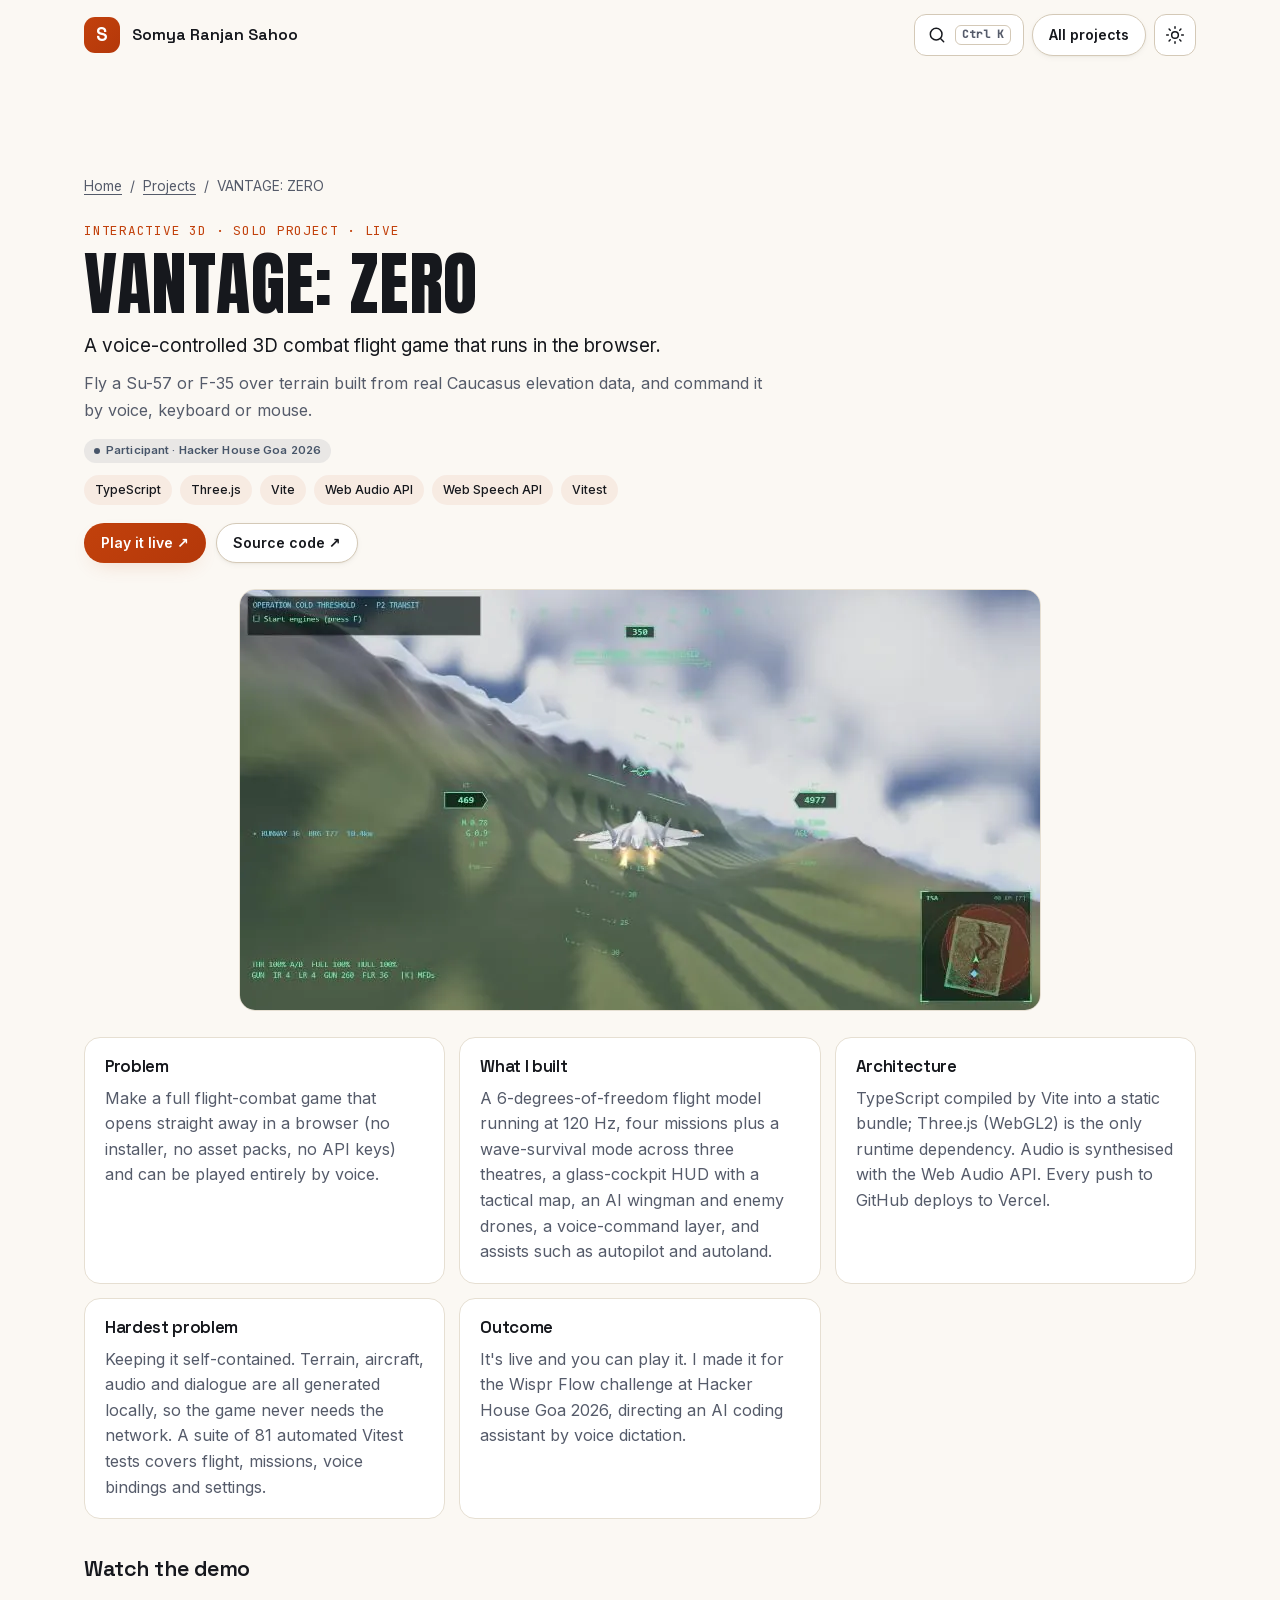
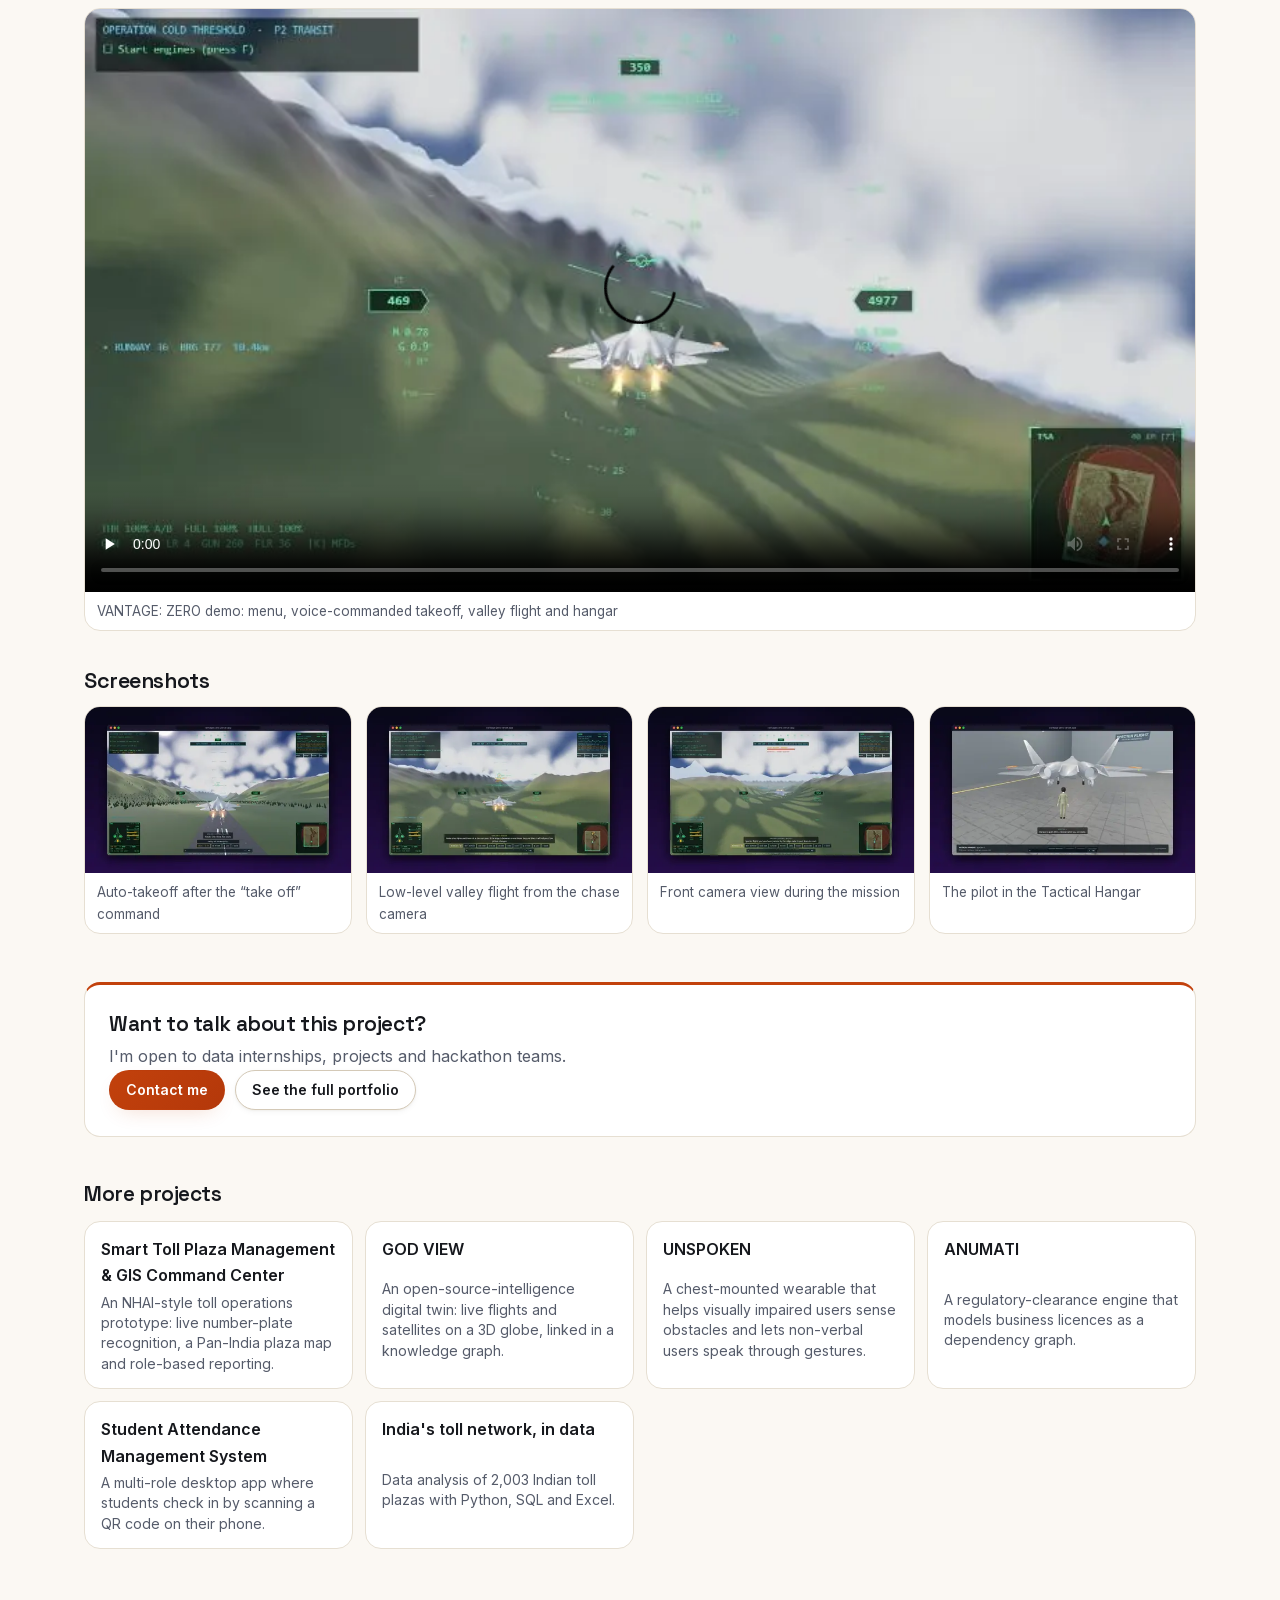
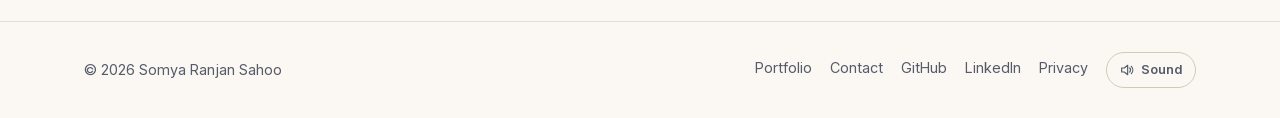
<file: projects/vantage-zero/index.html>
<!doctype html>
<html lang="en">
<head>
  <meta charset="utf-8">
  <meta http-equiv="Content-Security-Policy" content="default-src 'self'; script-src 'self' 'wasm-unsafe-eval' 'sha256-CqLHPRhWTCQA8C1etdhPpBsBVn5eTljVigBX4MGMH00=' 'sha256-QTKUewccu4vymS6kCMDNSDtay0EPB0g5P4r34XDZfdQ='; style-src 'self'; font-src 'self'; img-src 'self' data:; connect-src 'self' https://formsubmit.co https://api.web3forms.com https://api.github.com; form-action 'self' https://formsubmit.co; base-uri 'self'; object-src 'none'; upgrade-insecure-requests">
  <meta name="referrer" content="strict-origin-when-cross-origin">
  <meta name="viewport" content="width=device-width, initial-scale=1">
  <title>VANTAGE: ZERO, a Voice-Controlled 3D Flight Game | Somya Ranjan Sahoo</title>
  <meta name="description" content="A voice-controlled 3D combat flight game that runs in the browser. Fly a Su-57 or F-35 over terrain built from real Caucasus elevation data, and command it…">
  <meta name="author" content="Somya Ranjan Sahoo">
  <meta name="theme-color" content="#0b0d12">
  <link rel="canonical" href="https://somyaranjansahoo6422.github.io/projects/vantage-zero/">
  <meta property="og:type" content="article">
  <meta property="og:site_name" content="Somya Ranjan Sahoo">
  <meta property="og:title" content="VANTAGE: ZERO, a Voice-Controlled 3D Flight Game">
  <meta property="og:description" content="A voice-controlled 3D combat flight game that runs in the browser. Fly a Su-57 or F-35 over terrain built from real Caucasus elevation data, and command it…">
  <meta property="og:url" content="https://somyaranjansahoo6422.github.io/projects/vantage-zero/">
  <meta property="og:image" content="https://somyaranjansahoo6422.github.io/assets/img/proj-vantage-800.webp">
  <meta property="og:image:alt" content="In-game screenshot of VANTAGE: ZERO: a fighter jet flying low over mountain terrain with a green heads-up display">
  <meta name="twitter:card" content="summary_large_image">
  <link rel="icon" href="/favicon.ico" sizes="48x48">
  <link rel="icon" href="/assets/icon-192.png" type="image/png" sizes="192x192">
  <link rel="apple-touch-icon" href="/assets/apple-touch-icon.png">
  <link rel="stylesheet" href="../../styles.min.css?v=ef644490">
  <script>try{var t=localStorage.getItem('theme');if(t)document.documentElement.setAttribute('data-theme',t)}catch(e){}</script>
  <script type="application/ld+json">{"@context":"https://schema.org","@graph":[{"@type":"SoftwareSourceCode","name":"VANTAGE: ZERO","headline":"VANTAGE: ZERO, a Voice-Controlled 3D Flight Game","description":"A voice-controlled 3D combat flight game that runs in the browser. Fly a Su-57 or F-35 over terrain built from real Caucasus elevation data, and command it…","url":"https://somyaranjansahoo6422.github.io/projects/vantage-zero/","image":"https://somyaranjansahoo6422.github.io/assets/img/proj-vantage-800.webp","author":{"@type":"Person","name":"Somya Ranjan Sahoo","url":"https://somyaranjansahoo6422.github.io/"},"codeRepository":"https://github.com/somyaranjansahoo6422/Game-using-Wispr-Flow","keywords":"TypeScript, Three.js, Vite, Web Audio API, Web Speech API, Vitest"},{"@type":"BreadcrumbList","itemListElement":[{"@type":"ListItem","position":1,"name":"Somya Ranjan Sahoo","item":"https://somyaranjansahoo6422.github.io/"},{"@type":"ListItem","position":2,"name":"Projects","item":"https://somyaranjansahoo6422.github.io/#work"},{"@type":"ListItem","position":3,"name":"VANTAGE: ZERO","item":"https://somyaranjansahoo6422.github.io/projects/vantage-zero/"}]}]}</script>
</head>
<body>
  <a class="skip" href="#main">Skip to content</a>
  <header class="nav scrolled">
    <div class="wrap nav__inner">
      <a class="brand" href="/">
        <span class="brand__mark" aria-hidden="true">S</span>
        <span class="brand__name">Somya Ranjan Sahoo</span><span class="sr-only">, home</span>
      </a>
      <div class="nav__tools">
        <a class="btn btn--ghost btn--sm" href="/#work">All projects</a>
        <button class="icon-btn" id="themeToggle" type="button" aria-label="Switch to dark theme">
          <svg class="i-sun" viewBox="0 0 24 24" aria-hidden="true"><circle cx="12" cy="12" r="4"/><path d="M12 2v2M12 20v2M4.9 4.9l1.4 1.4M17.7 17.7l1.4 1.4M2 12h2M20 12h2M4.9 19.1l1.4-1.4M17.7 6.3l1.4-1.4"/></svg>
          <svg class="i-moon" viewBox="0 0 24 24" aria-hidden="true"><path d="M21 12.8A9 9 0 1 1 11.2 3a7 7 0 0 0 9.8 9.8z"/></svg>
        </button>
      </div>
    </div>
  </header>

  <main id="main" class="proj">
    <div class="wrap">
      <nav class="proj__crumbs" aria-label="Breadcrumb"><a href="/">Home</a><span aria-hidden="true">/</span><a href="/#work">Projects</a><span aria-hidden="true">/</span><span aria-current="page">VANTAGE: ZERO</span></nav>
      <p class="proj__kicker mono">Interactive 3D · Solo project · Live</p>
      <h1>VANTAGE: ZERO</h1>
      <p class="proj__lede">A voice-controlled 3D combat flight game that runs in the browser.</p>
      <p class="proj__desc">Fly a Su-57 or F-35 over terrain built from real Caucasus elevation data, and command it by voice, keyboard or mouse.</p>
      <p class="proj__badge"><span class="badge">Participant · Hacker House Goa 2026</span></p>
      <ul class="chips chips--sm proj__chips" aria-label="Technologies"><li>TypeScript</li><li>Three.js</li><li>Vite</li><li>Web Audio API</li><li>Web Speech API</li><li>Vitest</li></ul>
      <p class="proj__actions"><a class="btn btn--primary btn--sm" href="https://vantage-zero.vercel.app" target="_blank" rel="noopener noreferrer">Play it live ↗</a> <a class="btn btn--ghost btn--sm" href="https://github.com/somyaranjansahoo6422/Game-using-Wispr-Flow" target="_blank" rel="noopener noreferrer">Source code ↗</a></p>
      <figure class="proj__media proj__media--fit"><img src="/assets/img/proj-vantage-800.webp" srcset="/assets/img/proj-vantage-480.webp 480w, /assets/img/proj-vantage-720.webp 720w, /assets/img/proj-vantage-800.webp 800w" sizes="(max-width: 832px) calc(100vw - 32px), 800px" alt="In-game screenshot of VANTAGE: ZERO: a fighter jet flying low over mountain terrain with a green heads-up display" width="800" height="420" fetchpriority="high"></figure>
      <div class="proj__grid">
        <section class="proj__block"><h2>Problem</h2><p>Make a full flight-combat game that opens straight away in a browser (no installer, no asset packs, no API keys) and can be played entirely by voice.</p></section>
        <section class="proj__block"><h2>What I built</h2><p>A 6-degrees-of-freedom flight model running at 120 Hz, four missions plus a wave-survival mode across three theatres, a glass-cockpit HUD with a tactical map, an AI wingman and enemy drones, a voice-command layer, and assists such as autopilot and autoland.</p></section>
        <section class="proj__block"><h2>Architecture</h2><p>TypeScript compiled by Vite into a static bundle; Three.js (WebGL2) is the only runtime dependency. Audio is synthesised with the Web Audio API. Every push to GitHub deploys to Vercel.</p></section>
        <section class="proj__block"><h2>Hardest problem</h2><p>Keeping it self-contained. Terrain, aircraft, audio and dialogue are all generated locally, so the game never needs the network. A suite of 81 automated Vitest tests covers flight, missions, voice bindings and settings.</p></section>
        <section class="proj__block"><h2>Outcome</h2><p>It's live and you can play it. I made it for the Wispr Flow challenge at Hacker House Goa 2026, directing an AI coding assistant by voice dictation.</p></section>
      </div>
      <h2 class="proj__h2">Watch the demo</h2>
      <figure class="proj__media proj__video"><video controls preload="none" playsinline poster="/assets/img/proj-vantage-800.webp" src="/assets/video/vantage-reel.mp4"></video><figcaption>VANTAGE: ZERO demo: menu, voice-commanded takeoff, valley flight and hangar</figcaption></figure>
      <h2 class="proj__h2">Screenshots</h2>
      <div class="proj__gallery">
        <figure><a href="/assets/img/proj-vantage-takeoff-1600.webp"><img src="/assets/img/proj-vantage-takeoff-960.webp" srcset="/assets/img/proj-vantage-takeoff-480.webp 480w, /assets/img/proj-vantage-takeoff-960.webp 960w, /assets/img/proj-vantage-takeoff-1600.webp 1600w" sizes="(max-width: 760px) calc(100vw - 32px), 380px" alt="A jet lifting off a valley runway with afterburners lit and the full HUD on screen" width="1600" height="1000" loading="lazy" decoding="async"></a><figcaption>Auto-takeoff after the “take off” command</figcaption></figure>
        <figure><a href="/assets/img/proj-vantage-chase-1600.webp"><img src="/assets/img/proj-vantage-chase-960.webp" srcset="/assets/img/proj-vantage-chase-480.webp 480w, /assets/img/proj-vantage-chase-960.webp 960w, /assets/img/proj-vantage-chase-1600.webp 1600w" sizes="(max-width: 760px) calc(100vw - 32px), 380px" alt="Chase view of the jet flying low through a green valley" width="1600" height="1000" loading="lazy" decoding="async"></a><figcaption>Low-level valley flight from the chase camera</figcaption></figure>
        <figure><a href="/assets/img/proj-vantage-inflight-1600.webp"><img src="/assets/img/proj-vantage-inflight-960.webp" srcset="/assets/img/proj-vantage-inflight-480.webp 480w, /assets/img/proj-vantage-inflight-960.webp 960w, /assets/img/proj-vantage-inflight-1600.webp 1600w" sizes="(max-width: 760px) calc(100vw - 32px), 380px" alt="Front camera view of the jet in a valley with mission text on the HUD" width="1600" height="1000" loading="lazy" decoding="async"></a><figcaption>Front camera view during the mission</figcaption></figure>
        <figure><a href="/assets/img/proj-vantage-hangar-1600.webp"><img src="/assets/img/proj-vantage-hangar-960.webp" srcset="/assets/img/proj-vantage-hangar-480.webp 480w, /assets/img/proj-vantage-hangar-960.webp 960w, /assets/img/proj-vantage-hangar-1600.webp 1600w" sizes="(max-width: 760px) calc(100vw - 32px), 380px" alt="A pilot avatar standing in front of the jet in the hangar" width="1600" height="1000" loading="lazy" decoding="async"></a><figcaption>The pilot in the Tactical Hangar</figcaption></figure>
      </div>

      <section class="proj__cta">
        <h2>Want to talk about this project?</h2>
        <p>I'm open to data internships, projects and hackathon teams.</p>
        <p class="proj__actions"><a class="btn btn--primary btn--sm" href="/#contact">Contact me</a> <a class="btn btn--ghost btn--sm" href="/">See the full portfolio</a></p>
      </section>

      <section class="proj__more" aria-labelledby="more-title">
        <h2 id="more-title">More projects</h2>
        <ul>
          <li><a href="/projects/smart-toll-plaza/"><strong>Smart Toll Plaza Management &amp; GIS Command Center</strong><span>An NHAI-style toll operations prototype: live number-plate recognition, a Pan-India plaza map and role-based reporting.</span></a></li>
          <li><a href="/projects/god-view/"><strong>GOD VIEW</strong><span>An open-source-intelligence digital twin: live flights and satellites on a 3D globe, linked in a knowledge graph.</span></a></li>
          <li><a href="/projects/unspoken/"><strong>UNSPOKEN</strong><span>A chest-mounted wearable that helps visually impaired users sense obstacles and lets non-verbal users speak through gestures.</span></a></li>
          <li><a href="/projects/anumati/"><strong>ANUMATI</strong><span>A regulatory-clearance engine that models business licences as a dependency graph.</span></a></li>
          <li><a href="/projects/student-attendance-system/"><strong>Student Attendance Management System</strong><span>A multi-role desktop app where students check in by scanning a QR code on their phone.</span></a></li>
          <li><a href="/projects/india-toll-network-analysis/"><strong>India's toll network, in data</strong><span>Data analysis of 2,003 Indian toll plazas with Python, SQL and Excel.</span></a></li>
        </ul>
      </section>
    </div>
  </main>

  <footer class="footer">
    <div class="wrap footer__inner">
      <p>© 2026 Somya Ranjan Sahoo</p>
      <nav class="footer__links" aria-label="Footer">
        <a href="/">Portfolio</a>
        <a href="/#contact">Contact</a>
        <a href="https://github.com/somyaranjansahoo6422" target="_blank" rel="noopener noreferrer">GitHub</a>
        <a href="https://www.linkedin.com/in/somya-ranjan-sahoo-109599312/" target="_blank" rel="noopener noreferrer">LinkedIn</a>
        <a href="/privacy.html">Privacy</a>
      </nav>
    </div>
  </footer>
  <script src="../../script.min.js?v=71a409de" defer></script>
</body>
</html>
</file>
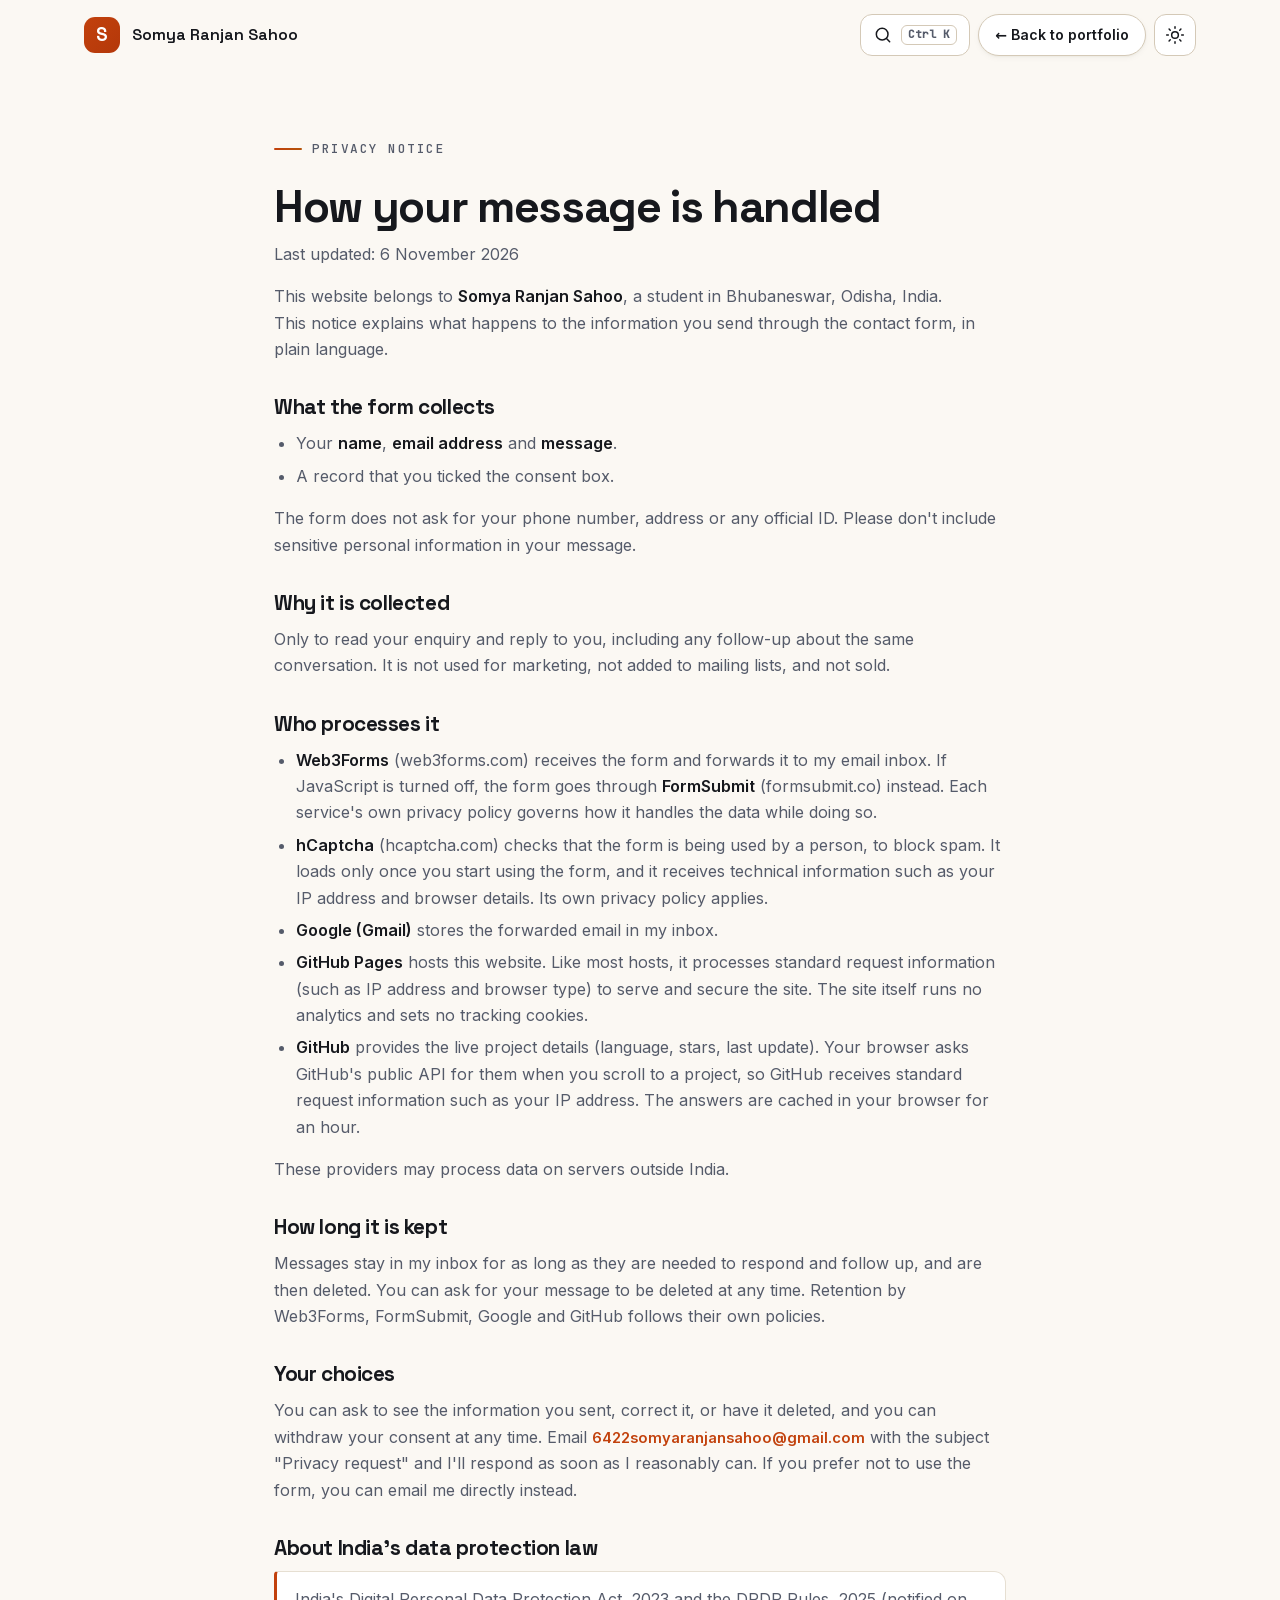
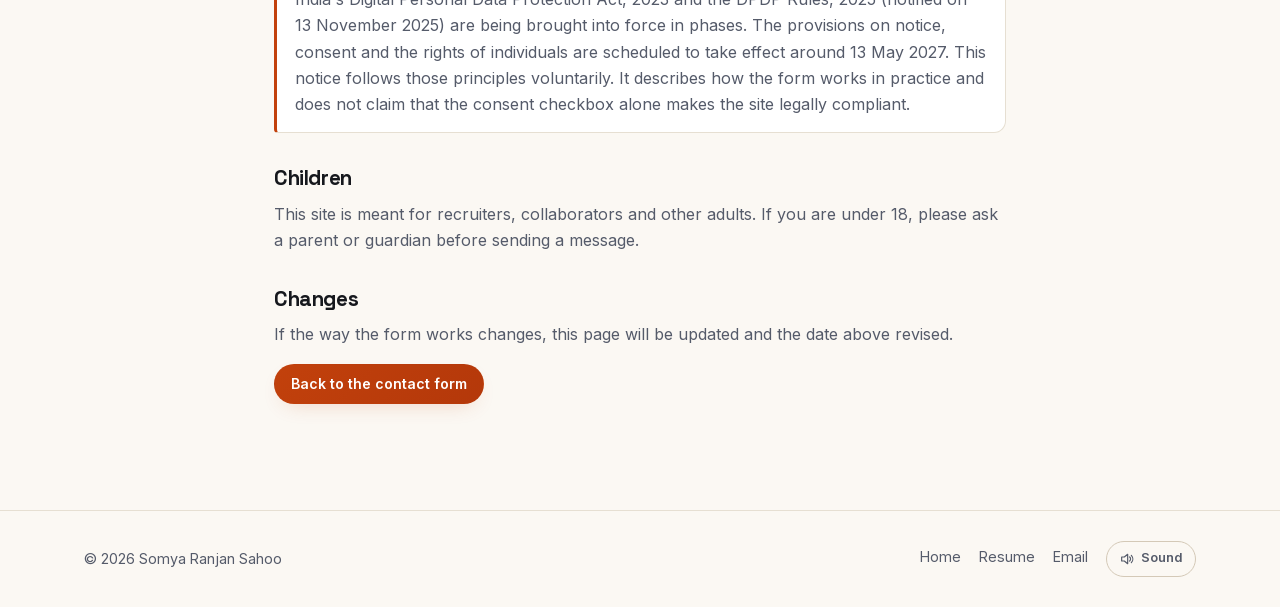
<file: privacy.html>
<!doctype html>
<html lang="en">
<head>
  <meta charset="utf-8">
  <meta http-equiv="Content-Security-Policy" content="default-src 'self'; script-src 'self' 'wasm-unsafe-eval' 'sha256-CqLHPRhWTCQA8C1etdhPpBsBVn5eTljVigBX4MGMH00=' 'sha256-QTKUewccu4vymS6kCMDNSDtay0EPB0g5P4r34XDZfdQ='; style-src 'self'; font-src 'self'; img-src 'self' data:; connect-src 'self' https://formsubmit.co https://api.web3forms.com https://api.github.com; form-action 'self' https://formsubmit.co; base-uri 'self'; object-src 'none'; upgrade-insecure-requests">
  <meta name="referrer" content="strict-origin-when-cross-origin">
  <meta name="viewport" content="width=device-width, initial-scale=1">
  <title>Privacy notice — Somya Ranjan Sahoo</title>
  <meta name="description" content="How the contact form on Somya Ranjan Sahoo's portfolio handles your name, email address and message.">
  <meta name="theme-color" content="#0b0d12">
  <meta name="robots" content="noindex">
  <link rel="icon" href="data:image/svg+xml,%3Csvg xmlns='http://www.w3.org/2000/svg' viewBox='0 0 64 64'%3E%3Crect width='64' height='64' rx='14' fill='%23ff6a3d'/%3E%3Ctext x='32' y='44' font-family='Arial,sans-serif' font-size='34' font-weight='700' text-anchor='middle' fill='%230b0d12'%3ES%3C/text%3E%3C/svg%3E">
  <link rel="stylesheet" href="styles.min.css?v=ef644490">
  <script>try{var t=localStorage.getItem('theme');if(t)document.documentElement.setAttribute('data-theme',t)}catch(e){}</script>
</head>
<body>
  <a class="skip" href="#main">Skip to content</a>
  <header class="nav scrolled">
    <div class="wrap nav__inner">
      <a class="brand" href="index.html">
        <span class="brand__mark" aria-hidden="true">S</span>
        <span class="brand__name">Somya Ranjan Sahoo</span><span class="sr-only">, home</span>
      </a>
      <div class="nav__tools">
        <a class="btn btn--ghost btn--sm" href="index.html#contact">← Back to portfolio</a>
        <button class="icon-btn" id="themeToggle" type="button" aria-label="Switch to dark theme">
          <svg class="i-sun" viewBox="0 0 24 24" aria-hidden="true"><circle cx="12" cy="12" r="4"/><path d="M12 2v2M12 20v2M4.9 4.9l1.4 1.4M17.7 17.7l1.4 1.4M2 12h2M20 12h2M4.9 19.1l1.4-1.4M17.7 6.3l1.4-1.4"/></svg>
          <svg class="i-moon" viewBox="0 0 24 24" aria-hidden="true"><path d="M21 12.8A9 9 0 1 1 11.2 3a7 7 0 0 0 9.8 9.8z"/></svg>
        </button>
      </div>
    </div>
  </header>

  <main id="main" class="legal">
    <div class="wrap">
      <p class="eyebrow drawn">Privacy notice</p>
      <h1>How your message is handled</h1>
      <p class="muted">Last updated: 6 November 2026</p>

      <p>This website belongs to <strong>Somya Ranjan Sahoo</strong>, a student in Bhubaneswar, Odisha, India. This notice
        explains what happens to the information you send through the contact form, in plain language.</p>

      <h2>What the form collects</h2>
      <ul>
        <li>Your <strong>name</strong>, <strong>email address</strong> and <strong>message</strong>.</li>
        <li>A record that you ticked the consent box.</li>
      </ul>
      <p>The form does not ask for your phone number, address or any official ID. Please don't include sensitive personal
        information in your message.</p>

      <h2>Why it is collected</h2>
      <p>Only to read your enquiry and reply to you, including any follow-up about the same conversation. It is not used for
        marketing, not added to mailing lists, and not sold.</p>

      <h2>Who processes it</h2>
      <ul>
        <li><strong>Web3Forms</strong> (web3forms.com) receives the form and forwards it to my email inbox. If JavaScript is turned off,
          the form goes through <strong>FormSubmit</strong> (formsubmit.co) instead. Each service's own privacy policy governs how it
          handles the data while doing so.</li>
        <li><strong>hCaptcha</strong> (hcaptcha.com) checks that the form is being used by a person, to block spam. It loads only once you
          start using the form, and it receives technical information such as your IP address and browser details. Its own privacy policy applies.</li>
        <li><strong>Google (Gmail)</strong> stores the forwarded email in my inbox.</li>
        <li><strong>GitHub Pages</strong> hosts this website. Like most hosts, it processes standard request information (such as IP
          address and browser type) to serve and secure the site. The site itself runs no analytics and sets no tracking cookies.</li>
        <li><strong>GitHub</strong> provides the live project details (language, stars, last update). Your browser asks GitHub's public API for them when you scroll to a project, so GitHub receives standard request information such as your IP address. The answers are cached in your browser for an hour.</li>
      </ul>
      <p>These providers may process data on servers outside India.</p>

      <h2>How long it is kept</h2>
      <p>Messages stay in my inbox for as long as they are needed to respond and follow up, and are then deleted. You can ask
        for your message to be deleted at any time. Retention by Web3Forms, FormSubmit, Google and GitHub follows their own policies.</p>

      <h2>Your choices</h2>
      <p>You can ask to see the information you sent, correct it, or have it deleted, and you can withdraw your consent at
        any time. Email <a class="link" href="mailto:6422somyaranjansahoo@gmail.com">6422somyaranjansahoo@gmail.com</a> with
        the subject "Privacy request" and I'll respond as soon as I reasonably can. If you prefer not to use the form, you can
        email me directly instead.</p>

      <h2>About India's data protection law</h2>
      <p class="note">India's Digital Personal Data Protection Act, 2023 and the DPDP Rules, 2025 (notified on 13 November 2025)
        are being brought into force in phases. The provisions on notice, consent and the rights of individuals are scheduled to
        take effect around 13 May 2027. This notice follows those principles voluntarily. It describes how the form works in
        practice and does not claim that the consent checkbox alone makes the site legally compliant.</p>

      <h2>Children</h2>
      <p>This site is meant for recruiters, collaborators and other adults. If you are under 18, please ask a parent or
        guardian before sending a message.</p>

      <h2>Changes</h2>
      <p>If the way the form works changes, this page will be updated and the date above revised.</p>

      <p><a class="btn btn--primary btn--sm" href="index.html#contact">Back to the contact form</a></p>
    </div>
  </main>

  <footer class="footer">
    <div class="wrap footer__inner">
      <p>© <span id="year">2026</span> Somya Ranjan Sahoo</p>
      <nav class="footer__links" aria-label="Footer">
        <a href="index.html">Home</a>
        <a href="assets/Somya-Ranjan-Sahoo-Resume.pdf" download>Resume</a>
        <a href="mailto:6422somyaranjansahoo@gmail.com">Email</a>
      </nav>
    </div>
  </footer>
  <script src="script.min.js?v=71a409de" defer></script>
</body>
</html>
</file>
<file: styles.min.css>
@font-face{font-family:Anton;src:url(assets/fonts/anton.woff2) format("woff2");font-weight:400;font-display:swap}@font-face{font-family:Poster Fallback;src:local("Roboto"),local("Roboto-Regular"),local("Arial"),local("Helvetica");size-adjust:66%}@font-face{font-family:Caveat;src:url(assets/fonts/caveat.woff2) format("woff2");font-weight:600;font-display:swap}@font-face{font-family:Space Grotesk;src:url(assets/fonts/space-grotesk.woff2) format("woff2");font-weight:500 700;font-display:swap}@font-face{font-family:Space Grotesk;src:url(assets/fonts/space-grotesk-ext.woff2) format("woff2");font-weight:500 700;font-display:swap;unicode-range:U+20B9}@font-face{font-family:Inter;src:url(assets/fonts/inter.woff2) format("woff2");font-weight:400 600;font-display:swap}@font-face{font-family:Inter;src:url(assets/fonts/inter-ext.woff2) format("woff2");font-weight:400 600;font-display:swap;unicode-range:U+20B9}@font-face{font-family:JetBrains Mono;src:url(assets/fonts/jetbrains-mono.woff2) format("woff2");font-weight:400 500;font-display:swap}:root{--bg: #fbf8f3;--bg-alt: #f4eee5;--surface: #ffffff;--surface-2: #fdfaf6;--text: #16181d;--muted: #555b6a;--line: #e6dfd2;--line-strong: #d4c9b7;--accent: #c2410c;--accent-2: #b45309;--accent-fill: #c2410c;--accent-fill-2: #b4380a;--accent-ink: #ffffff;--accent-soft: rgba(194, 65, 12, .07);--accent-glow: rgba(194, 65, 12, .24);--ok: #15803d;--grid: rgba(120, 90, 50, .09);--blob-1: rgba(255, 140, 80, .26);--blob-2: rgba(255, 196, 92, .24);--blob-3: rgba(255, 110, 140, .12);--shadow-sm: 0 1px 2px rgba(60, 40, 20, .05), 0 2px 6px rgba(60, 40, 20, .04);--shadow: 0 1px 2px rgba(60, 40, 20, .05), 0 10px 30px -12px rgba(90, 50, 20, .16);--shadow-lg: 0 2px 4px rgba(60, 40, 20, .05), 0 22px 50px -20px rgba(120, 60, 20, .26);--nav-bg: rgba(251, 248, 243, .82);--badge-win: #854d0e;--badge-win-bg: rgba(202, 138, 4, .13);--badge-final: #6d28d9;--badge-final-bg: rgba(109, 40, 217, .1);--badge-sel: #0f766e;--badge-sel-bg: rgba(15, 118, 110, .1);--badge-part: #475569;--badge-part-bg: rgba(71, 85, 105, .1);--danger: #b91c1c;--font-display: "Space Grotesk", system-ui, sans-serif;--font-body: "Inter", system-ui, -apple-system, "Segoe UI", sans-serif;--font-mono: "JetBrains Mono", ui-monospace, Consolas, monospace;--radius: 16px;--wrap: 1160px;--ease: cubic-bezier(.22, 1, .36, 1);color-scheme:light}:root[data-theme=dark]{--bg: #0b0d12;--bg-alt: #0f1219;--surface: #151922;--surface-2: #121620;--text: #ecebe6;--muted: #a0a5b3;--line: #242a36;--line-strong: #343c4b;--accent: #ff7a4d;--accent-2: #ffb44a;--accent-fill: #ff6a3d;--accent-fill-2: #ff8a3d;--accent-ink: #0b0d12;--accent-soft: rgba(255, 106, 61, .12);--accent-glow: rgba(255, 106, 61, .28);--ok: #3ddc84;--grid: rgba(255, 255, 255, .05);--blob-1: rgba(255, 106, 61, .18);--blob-2: rgba(255, 170, 60, .09);--blob-3: rgba(120, 90, 255, .11);--shadow-sm: 0 1px 2px rgba(0, 0, 0, .3);--shadow: 0 1px 2px rgba(0, 0, 0, .3), 0 16px 40px -16px rgba(0, 0, 0, .6);--shadow-lg: 0 2px 4px rgba(0, 0, 0, .3), 0 26px 60px -20px rgba(0, 0, 0, .75);--nav-bg: rgba(11, 13, 18, .76);--badge-win: #fcd34d;--badge-win-bg: rgba(252, 211, 77, .14);--badge-final: #c4b5fd;--badge-final-bg: rgba(196, 181, 253, .14);--badge-sel: #5eead4;--badge-sel-bg: rgba(94, 234, 212, .12);--badge-part: #cbd5e1;--badge-part-bg: rgba(203, 213, 225, .12);--danger: #f87171;color-scheme:dark}@media(prefers-color-scheme:dark){:root:not([data-theme=light]){--bg: #0b0d12;--bg-alt: #0f1219;--surface: #151922;--surface-2: #121620;--text: #ecebe6;--muted: #a0a5b3;--line: #242a36;--line-strong: #343c4b;--accent: #ff7a4d;--accent-2: #ffb44a;--accent-fill: #ff6a3d;--accent-fill-2: #ff8a3d;--accent-ink: #0b0d12;--accent-soft: rgba(255, 106, 61, .12);--accent-glow: rgba(255, 106, 61, .28);--ok: #3ddc84;--grid: rgba(255, 255, 255, .05);--blob-1: rgba(255, 106, 61, .18);--blob-2: rgba(255, 170, 60, .09);--blob-3: rgba(120, 90, 255, .11);--shadow-sm: 0 1px 2px rgba(0, 0, 0, .3);--shadow: 0 1px 2px rgba(0, 0, 0, .3), 0 16px 40px -16px rgba(0, 0, 0, .6);--shadow-lg: 0 2px 4px rgba(0, 0, 0, .3), 0 26px 60px -20px rgba(0, 0, 0, .75);--nav-bg: rgba(11, 13, 18, .76);--badge-win: #fcd34d;--badge-win-bg: rgba(252, 211, 77, .14);--badge-final: #c4b5fd;--badge-final-bg: rgba(196, 181, 253, .14);--badge-sel: #5eead4;--badge-sel-bg: rgba(94, 234, 212, .12);--badge-part: #cbd5e1;--badge-part-bg: rgba(203, 213, 225, .12);--danger: #f87171;color-scheme:dark}}*,*:before,*:after{box-sizing:border-box}html{scroll-padding-top:84px}body{margin:0;background:var(--bg);color:var(--text);font:400 16px/1.65 var(--font-body);-webkit-font-smoothing:antialiased;overflow-x:hidden}.theme-anim,.theme-anim *,.theme-anim *:before,.theme-anim *:after{transition:background-color .4s ease,border-color .4s ease,color .4s ease,box-shadow .4s ease!important}img{max-width:100%;height:auto;display:block}a{color:inherit}h1,h2,h3{font-family:var(--font-display);line-height:1.15;margin:0;letter-spacing:-.02em}p{margin:0 0 1em}ul,ol{margin:0;padding:0;list-style:none}code{font-family:var(--font-mono);font-size:.86em;background:var(--accent-soft);padding:1px 5px;border-radius:5px}svg{width:20px;height:20px;fill:none;stroke:currentColor;stroke-width:1.8;stroke-linecap:round;stroke-linejoin:round;flex:none}::selection{background:var(--accent-fill);color:var(--accent-ink)}:focus-visible{outline:3px solid var(--accent);outline-offset:3px;border-radius:6px}.wrap{width:100%;max-width:var(--wrap);margin:0 auto;padding:0 24px}.mono{font-family:var(--font-mono);font-size:.82rem;letter-spacing:0}.muted{color:var(--muted)}.sr-only{position:absolute;width:1px;height:1px;padding:0;margin:-1px;overflow:hidden;clip:rect(0 0 0 0);white-space:nowrap;border:0}.grad{background:linear-gradient(100deg,var(--accent) 0%,var(--accent-2) 50%,var(--accent) 100%);-webkit-background-clip:text;background-clip:text;color:transparent}.skip{position:absolute;left:-999px;top:8px;background:var(--accent-fill);color:var(--accent-ink);padding:10px 16px;border-radius:8px;z-index:100;font-weight:600}.skip:focus{left:8px}.ambient{position:fixed;inset:0;z-index:-1;pointer-events:none;overflow:hidden}.ambient span{position:absolute;border-radius:50%;filter:blur(80px)}.ambient span:nth-child(1){width:46vw;height:46vw;top:-14vw;right:-10vw;background:var(--blob-1)}.ambient span:nth-child(2){width:36vw;height:36vw;top:30vh;left:-14vw;background:var(--blob-2)}.ambient span:nth-child(3){width:30vw;height:30vw;bottom:-12vw;right:20vw;background:var(--blob-3)}.progress{position:fixed;top:0;left:0;right:0;height:3px;z-index:70;pointer-events:none;background:linear-gradient(90deg,var(--accent-fill),var(--accent-2));transform-origin:0 50%;transform:scaleX(0)}.btn{position:relative;overflow:hidden;isolation:isolate;display:inline-flex;align-items:center;justify-content:center;gap:8px;min-height:46px;padding:12px 22px;border-radius:999px;border:1px solid transparent;font:600 .95rem/1 var(--font-body);text-decoration:none;cursor:pointer;transition:transform .3s var(--ease),box-shadow .3s ease,background .25s ease,border-color .25s ease,color .25s ease}.btn svg{width:18px;height:18px}.btn--primary{background:linear-gradient(135deg,var(--accent-fill),var(--accent-fill-2));color:var(--accent-ink);box-shadow:0 8px 22px -10px var(--accent-glow)}.btn--primary:after{content:"";position:absolute;inset:0;z-index:-1;background:linear-gradient(110deg,transparent 30%,rgba(255,255,255,.35) 50%,transparent 70%);transform:translate(-120%);transition:transform .7s var(--ease)}.btn--primary:hover{transform:translateY(-2px);box-shadow:0 14px 30px -10px var(--accent-glow)}.btn--primary:hover:after{transform:translate(120%)}.btn--ghost{background:var(--surface);color:var(--text);border-color:var(--line-strong);box-shadow:var(--shadow-sm)}.btn--ghost:hover{transform:translateY(-2px);border-color:var(--accent);color:var(--accent)}.btn:active{transform:translateY(0) scale(.98)}.btn--sm{min-height:40px;padding:9px 16px;font-size:.88rem}.btn__meta{font:500 .7rem/1 var(--font-mono);padding:3px 6px;border-radius:5px;background:var(--accent-soft);color:var(--accent)}.btn[disabled]{opacity:.7;cursor:progress;transform:none}.link{color:var(--accent);text-decoration:underline;text-decoration-color:transparent;text-underline-offset:4px;text-decoration-thickness:1.5px;font-weight:600;font-size:.92rem;transition:text-decoration-color .25s ease}.link:hover{text-decoration-color:currentColor}.icon-btn{width:42px;height:42px;display:inline-grid;place-items:center;border-radius:12px;border:1px solid var(--line-strong);background:var(--surface);color:var(--text);cursor:pointer;transition:border-color .2s ease,color .2s ease}.icon-btn:hover{border-color:var(--accent);color:var(--accent)}.nav{position:sticky;top:0;z-index:50;background:var(--nav-bg);backdrop-filter:saturate(1.5) blur(14px);-webkit-backdrop-filter:saturate(1.5) blur(14px);border-bottom:1px solid transparent;transition:border-color .3s ease,box-shadow .3s ease}.nav.scrolled{border-bottom-color:var(--line);box-shadow:0 8px 30px -18px #00000040}.nav__inner{display:flex;align-items:center;justify-content:space-between;height:70px;gap:16px;transition:height .3s var(--ease)}.nav.scrolled .nav__inner{height:62px}.brand{display:flex;align-items:center;gap:12px;text-decoration:none;font-weight:600}.brand__mark{width:36px;height:36px;border-radius:11px;display:grid;place-items:center;background:linear-gradient(135deg,var(--accent-fill),var(--accent-fill-2));color:var(--accent-ink);font:700 1.15rem/1 var(--font-display);transition:transform .4s var(--ease),border-radius .4s ease}.brand:hover .brand__mark{transform:rotate(-8deg);border-radius:50%}.brand__name{font-family:var(--font-display)}.brand:hover .brand__name{color:var(--accent)}.nav__links{display:flex;align-items:center;gap:2px}.nav__links a{text-decoration:none;padding:8px 12px;border-radius:999px;color:var(--muted);font-weight:500;font-size:.93rem;transition:color .2s ease,background .2s ease}.nav__links a:hover{color:var(--text);background:var(--accent-soft)}.nav__links a.active{color:var(--accent);background:var(--accent-soft)}.nav__links .nav__resume{color:var(--text)}.nav__links .nav__cta{color:var(--accent-ink);background:linear-gradient(135deg,var(--accent-fill),var(--accent-fill-2));margin-left:6px}.nav__links .nav__cta:hover,.nav__links .nav__cta.active{color:var(--accent-ink);background:linear-gradient(135deg,var(--accent-fill),var(--accent-fill-2));filter:brightness(1.06)}.nav__tools{display:flex;gap:8px}.menu-btn,.i-moon{display:none}:root[data-theme=dark] .i-sun{display:none}:root[data-theme=dark] .i-moon{display:block}@media(prefers-color-scheme:dark){:root:not([data-theme=light]) .i-sun{display:none}:root:not([data-theme=light]) .i-moon{display:block}}.hero{padding:80px 0 60px;position:relative}.hero:before{content:"";position:absolute;inset:0;z-index:-1;pointer-events:none;background-image:linear-gradient(var(--grid) 1px,transparent 1px),linear-gradient(90deg,var(--grid) 1px,transparent 1px);background-size:52px 52px;mask-image:radial-gradient(ellipse 75% 65% at 65% 35%,#000 15%,transparent 72%);-webkit-mask-image:radial-gradient(ellipse 75% 65% at 65% 35%,#000 15%,transparent 72%)}.hero__grid{display:grid;grid-template-columns:1.4fr 1fr;gap:56px;align-items:center}.status{display:inline-flex;align-items:center;gap:10px;padding:7px 15px;border-radius:999px;border:1px solid var(--line);background:var(--surface);font-size:.85rem;font-weight:500;color:var(--muted);margin-bottom:18px;box-shadow:var(--shadow-sm)}.dot{position:relative;width:8px;height:8px;border-radius:50%;background:var(--ok)}.dot:after{content:"";position:absolute;inset:-4px;border-radius:50%;border:2px solid var(--ok);opacity:0}.role{font:500 .9rem/1.4 var(--font-mono);color:var(--accent);margin-bottom:14px;letter-spacing:.01em}.hero h1{font-size:clamp(2.4rem,5.6vw,4.2rem);margin-bottom:22px;letter-spacing:-.035em}.hero h1 .line{display:block}.lede{font-size:1.1rem;color:var(--muted);max-width:60ch}.lede strong{color:var(--text);font-weight:600}.hero__cta{display:flex;flex-wrap:wrap;align-items:center;gap:12px 14px;margin:30px 0 26px}.hero__contact{margin-left:4px}.socials{display:flex;flex-wrap:wrap;gap:10px}.socials a{display:inline-flex;align-items:center;gap:8px;text-decoration:none;color:var(--muted);font-weight:500;font-size:.9rem;padding:8px 14px;border-radius:999px;border:1px solid var(--line);background:var(--surface);transition:color .2s ease,border-color .2s ease,transform .3s var(--ease)}.socials a:hover{color:var(--accent);border-color:var(--accent);transform:translateY(-2px)}.socials svg{width:17px;height:17px}.hero__card{position:relative;margin:0;justify-self:end;width:100%;max-width:340px;background:var(--surface);border:1px solid var(--line);border-radius:24px;padding:14px;box-shadow:var(--shadow-lg)}.hero__card:before{content:"";position:absolute;inset:-1px;border-radius:inherit;z-index:-1;padding:1px;background:linear-gradient(140deg,var(--accent-fill),transparent 45%,transparent 60%,var(--accent-2));-webkit-mask:linear-gradient(#000 0 0) content-box,linear-gradient(#000 0 0);-webkit-mask-composite:xor;mask-composite:exclude}.avatar{position:relative;aspect-ratio:4 / 5;border-radius:16px;overflow:hidden;background:var(--bg-alt)}.avatar img{width:100%;height:100%;object-fit:cover;object-position:50% 38%}.hero__card figcaption{display:grid;gap:2px;padding:14px 6px 4px}.hero__card figcaption .mono{color:var(--accent)}.hero__card figcaption strong{font-family:var(--font-display);font-size:1.15rem}.hero__card figcaption .muted{font-size:.9rem}.facts{margin:60px 0 0;display:grid;grid-template-columns:repeat(4,1fr);gap:14px}.facts>div{padding:18px 20px;border:1px solid var(--line);border-radius:var(--radius);background:var(--surface);box-shadow:var(--shadow-sm)}.facts dt{font:500 .72rem/1.2 var(--font-mono);text-transform:uppercase;letter-spacing:.1em;color:var(--accent);margin-bottom:8px}.facts dd{margin:0;font-family:var(--font-display);font-weight:600;font-size:1.04rem;line-height:1.3}.section{padding:100px 0;position:relative}.section--alt{background:linear-gradient(180deg,var(--bg-alt),color-mix(in srgb,var(--bg-alt) 60%,var(--bg)));border-block:1px solid var(--line)}.section__head h2{font-size:clamp(1.9rem,3.6vw,2.6rem);margin-bottom:12px;letter-spacing:-.03em}.section__head--row{display:flex;align-items:end;justify-content:space-between;gap:16px;margin-bottom:30px;flex-wrap:wrap}.section__intro{color:var(--muted);max-width:62ch;margin:0}.eyebrow{display:inline-flex;align-items:center;gap:10px;font:500 .8rem/1 var(--font-mono);color:var(--accent);text-transform:uppercase;letter-spacing:.12em;margin-bottom:16px}.eyebrow:before{content:"";width:0;height:2px;border-radius:2px;background:linear-gradient(90deg,var(--accent-fill),var(--accent-2));transition:width .8s var(--ease) .15s}.eyebrow.drawn:before{width:28px}.two-col{display:grid;grid-template-columns:1fr 2fr;gap:48px}.two-col>*{min-width:0}.two-col>.section__head{position:sticky;top:100px;align-self:start}.prose p{font-size:1.05rem;color:var(--muted)}.prose strong{color:var(--text);font-weight:600}.prose__sub{font-size:1.15rem;margin:30px 0 12px}.principles{display:grid;gap:10px}.principles li{position:relative;padding:12px 16px 12px 44px;border:1px solid var(--line);border-radius:12px;background:var(--surface);color:var(--muted);font-size:.98rem}.principles li:before{content:"→";position:absolute;left:16px;top:12px;color:var(--accent);font-weight:700}.principles strong{color:var(--text)}.about__evidence{margin:14px 0 0!important}.skills{display:grid;grid-template-columns:1fr 1fr;gap:24px;margin-top:34px}.skill-group h3{font:500 .76rem/1 var(--font-mono);text-transform:uppercase;letter-spacing:.1em;color:var(--muted);margin-bottom:12px}.chips{display:flex;flex-wrap:wrap;gap:8px}.chips li{padding:6px 12px;border-radius:999px;background:var(--surface);border:1px solid var(--line);font-size:.86rem;font-weight:500}.chips--sm li{padding:4px 10px;font-size:.76rem;background:var(--accent-soft);border-color:transparent;color:var(--text)}.quote{margin:30px 0 0;padding:18px 22px 18px 24px;background:linear-gradient(135deg,var(--accent-soft),transparent);border:1px solid var(--line);border-left:3px solid var(--accent-fill);border-radius:4px var(--radius) var(--radius) 4px}.quote p{margin:0 0 6px;font-family:var(--font-display);font-size:1.12rem;color:var(--text)!important;line-height:1.45}.quote cite{font-style:normal;font-size:.86rem;color:var(--muted)}.quote--sm{margin:4px 0 14px;padding:12px 16px}.quote--sm p{font-size:.98rem;margin:0}.lift{transition:transform .4s var(--ease),box-shadow .35s ease,border-color .3s ease}.lift:hover{transform:translateY(-4px);box-shadow:var(--shadow-lg);border-color:color-mix(in srgb,var(--accent) 40%,var(--line))}.badge{display:inline-flex;align-items:center;gap:6px;padding:5px 10px;border-radius:999px;font:600 .72rem/1.2 var(--font-body);letter-spacing:.01em;white-space:nowrap;color:var(--badge-part);background:var(--badge-part-bg)}.badge:before{content:"";width:6px;height:6px;border-radius:50%;background:currentColor}.badge--win{color:var(--badge-win);background:var(--badge-win-bg)}.badge--final{color:var(--badge-final);background:var(--badge-final-bg)}.badge--sel{color:var(--badge-sel);background:var(--badge-sel-bg)}.badge--plain:before{display:none}.case__media .badge{position:absolute;left:12px;top:12px;z-index:1;background:#0c0e14d1;color:#fff;backdrop-filter:blur(6px)}.case__media .badge--win{color:#fde68a}.case__media .badge--final{color:#ddd6fe}.case__media .badge--sel{color:#99f6e4}.badge--inline{margin-right:6px}.thumb{display:block;overflow:hidden;border-radius:12px;border:1px solid var(--line);background:var(--bg-alt);aspect-ratio:4 / 3}a.thumb,a.card__img,a.case__media,.study__gallery a{cursor:zoom-in}.thumb img{width:100%;height:100%;object-fit:cover;transition:transform .6s var(--ease)}.thumb--doc img{object-position:top}.lift:hover .thumb img,a.thumb:hover img{transform:scale(1.05)}.thumb--logo{background:#fff;cursor:default}.thumb--logo img{object-fit:contain}.lift:hover .thumb--logo img{transform:none}.more{display:flex;flex-wrap:wrap;gap:6px 18px;margin:14px 0 0!important}.filters{display:flex;flex-wrap:wrap;gap:8px;margin:0 0 28px}.filter{display:inline-flex;align-items:center;gap:8px;min-height:42px;padding:8px 15px;border-radius:999px;border:1px solid var(--line-strong);background:var(--surface);color:var(--text);font:500 .9rem/1.2 var(--font-body);cursor:pointer;transition:background .2s ease,border-color .2s ease,color .2s ease}.filter:hover{border-color:var(--accent);color:var(--accent)}.filter[aria-pressed=true]{background:var(--text);border-color:var(--text);color:var(--bg)}.filter__n{font:500 .74rem/1 var(--font-mono);opacity:.75}.filter[aria-pressed=true] .filter__n{opacity:1}.filter__n:empty{display:none}.group-title{font:600 .8rem/1 var(--font-mono);text-transform:uppercase;letter-spacing:.1em;color:var(--muted);margin:0 0 14px}.cards+.filter-empty,.group-title[data-group=more]{margin-top:44px}.is-hidden{display:none!important}.fade-in{animation:fadeIn .35s var(--ease)}@keyframes fadeIn{0%{opacity:0;transform:translateY(8px)}to{opacity:1;transform:none}}.filter-empty{color:var(--muted)}.cases{display:grid;grid-template-columns:repeat(2,1fr);gap:24px;align-items:start}.case{display:flex;flex-direction:column;overflow:hidden;background:var(--surface);border:1px solid var(--line);border-radius:20px;box-shadow:var(--shadow-sm);scroll-margin-top:90px}.case__media{position:relative;display:block;aspect-ratio:16 / 9;overflow:hidden;background:#0b0d12;border-bottom:1px solid var(--line)}.case__media img{width:100%;height:100%;object-fit:cover;transition:transform .7s var(--ease)}.case:hover .case__media img{transform:scale(1.04)}.case__body{padding:24px 26px 26px;display:flex;flex-direction:column;gap:10px}.case__body>p{margin:0;color:var(--muted);font-size:.96rem}.case__kicker{font:500 .74rem/1.4 var(--font-mono)!important;text-transform:uppercase;letter-spacing:.07em;color:var(--accent)!important}.case h3{font-size:1.45rem}.case__purpose{color:var(--text)!important;font-size:1.02rem!important;font-weight:500}.case__links{display:flex;flex-wrap:wrap;align-items:center;gap:10px 14px;margin-top:6px!important}.study{border:1px solid var(--line);border-radius:14px;background:var(--surface-2);margin-top:4px}.study summary{list-style:none;cursor:pointer;padding:12px 16px;font-weight:600;font-size:.92rem;display:flex;align-items:center;justify-content:space-between;gap:10px;border-radius:14px}.study summary::-webkit-details-marker{display:none}.study summary:after{content:"";width:9px;height:9px;border-right:2px solid currentColor;border-bottom:2px solid currentColor;transform:rotate(45deg) translateY(-2px);transition:transform .3s var(--ease);flex:none}.study[open] summary:after{transform:rotate(-135deg) translateY(-2px)}.study summary:hover{color:var(--accent)}.study__grid{margin:0;padding:4px 16px 6px;display:grid;gap:12px}.study__grid div{border-top:1px dashed var(--line);padding-top:10px}.study__grid dt{font:600 .72rem/1.3 var(--font-mono);text-transform:uppercase;letter-spacing:.08em;color:var(--accent);margin-bottom:4px}.study__grid dd{margin:0;color:var(--muted);font-size:.94rem;line-height:1.6}.study__grid strong{color:var(--text)}.study__gallery{display:grid;grid-template-columns:repeat(2,1fr);gap:8px;padding:6px 16px 16px}.study__gallery--wide{grid-template-columns:1fr}.study__gallery a{display:block;overflow:hidden;border-radius:10px;border:1px solid var(--line);aspect-ratio:4 / 3;background:var(--bg-alt)}.study__gallery--wide a{aspect-ratio:auto}.study__gallery img{width:100%;height:100%;object-fit:cover;transition:transform .6s var(--ease)}.study__gallery a:hover img{transform:scale(1.05)}.cards{display:grid;grid-template-columns:repeat(4,1fr);gap:18px;align-items:start}.card{display:flex;flex-direction:column;gap:6px;overflow:hidden;background:var(--surface);border:1px solid var(--line);border-radius:var(--radius);padding:20px;box-shadow:var(--shadow-sm);scroll-margin-top:90px}.card h3{font-size:1.1rem;margin-bottom:2px}.card p:not(.tag){color:var(--muted);font-size:.9rem;margin:0}.card .chips{margin:6px 0 10px}.card__img{display:block;margin:-20px -20px 12px;aspect-ratio:16 / 9;overflow:hidden;border-bottom:1px solid var(--line);background:var(--bg-alt)}.card__img img{width:100%;height:100%;object-fit:cover;transition:transform .7s var(--ease)}.card:hover .card__img img{transform:scale(1.05)}.card__img--logo{background:#fff}.card__img--logo img{object-fit:contain;padding:10px}.card .link{margin-top:auto;align-self:flex-start}.tag{font:500 .72rem/1.4 var(--font-mono);text-transform:uppercase;letter-spacing:.07em;color:var(--accent);margin:0}.tag .badge{text-transform:none;font-family:var(--font-body);letter-spacing:.01em}.mini{display:grid;gap:2px}.mini li{display:flex;justify-content:space-between;gap:12px;padding:8px 0;border-bottom:1px dashed var(--line);font-size:.9rem}.mini li:last-child{border-bottom:0}.mini a{text-decoration:none;font-weight:500}.mini a:hover{color:var(--accent);text-decoration:underline}.mini span{color:var(--muted);font:.76rem var(--font-mono)}.timeline{position:relative;display:grid;gap:20px}.timeline>li{display:grid;grid-template-columns:1fr 190px;gap:24px;align-items:start;background:var(--surface);border:1px solid var(--line);border-radius:var(--radius);padding:26px;box-shadow:var(--shadow-sm)}.timeline>li.timeline__plain{grid-template-columns:1fr}.timeline h3{font-size:1.22rem;margin:6px 0 4px}.org{color:var(--accent);font-weight:600;font-size:.95rem;margin-bottom:12px}.timeline p:not(.org){color:var(--muted)}.timeline strong{color:var(--text)}.edu{margin-top:80px}.early{display:grid;gap:2px;margin:12px 0 2px}.early li{display:flex;justify-content:space-between;align-items:center;gap:12px;padding:12px 0;border-bottom:1px dashed var(--line)}.early li:last-child{border-bottom:0}.early strong{display:block;font-weight:600;color:var(--text)}.early div span{font-size:.9rem;color:var(--muted)}.early li>.mono{white-space:nowrap;flex:none}.cred-grid{display:grid;grid-template-columns:1.15fr 1fr;gap:22px;align-items:start}.certs{background:var(--surface);border:1px solid var(--line);border-radius:var(--radius);padding:24px 26px;box-shadow:var(--shadow-sm)}.certs__title{font-size:1.2rem;margin-bottom:8px}.cert-list li{display:grid;grid-template-columns:88px 1fr auto;align-items:center;gap:16px;padding:14px 0;border-bottom:1px solid var(--line)}.cert-list li.cert-list__text{grid-template-columns:1fr}.cert-list li:last-child{border-bottom:0}.thumb--sm{aspect-ratio:4 / 3;border-radius:9px}.cert-list strong{display:block;font-weight:600;margin-bottom:2px}.cert-list span{font-size:.88rem;color:var(--muted)}.cert-list .badge{font-size:.7rem}.certs__more{font-size:.88rem;margin:14px 0 0}.contact__grid{display:grid;grid-template-columns:1.05fr 1fr;gap:56px;align-items:start}.contact h2{font-size:clamp(2rem,4.4vw,3.2rem);margin-bottom:16px;letter-spacing:-.035em}.email-box{display:flex;align-items:center;justify-content:space-between;gap:12px;flex-wrap:wrap;margin:26px 0 20px;padding:12px 12px 12px 20px;background:var(--surface);border:1px solid var(--line);border-radius:var(--radius);box-shadow:var(--shadow-sm)}.email-box__addr{font:500 clamp(.88rem,2.4vw,1.05rem) var(--font-mono);text-decoration:none;overflow-wrap:anywhere;min-width:0}.email-box__addr:hover{color:var(--accent);text-decoration:underline}.contact__links{display:flex;flex-wrap:wrap;gap:10px 22px;align-items:center}.contact__links a{font-weight:600;text-decoration:none}.contact__links a:hover{color:var(--accent);text-decoration:underline}.form{display:grid;gap:16px;background:var(--surface);border:1px solid var(--line);border-radius:22px;padding:28px;box-shadow:var(--shadow)}.field{display:grid;gap:6px}.field label{font-weight:600;font-size:.9rem}.form input[type=text],.form input[type=email],.form textarea{width:100%;padding:12px 14px;border-radius:12px;border:1px solid var(--line-strong);background:var(--surface-2);color:var(--text);font:inherit;resize:vertical;transition:border-color .2s ease,box-shadow .2s ease}.form input:focus,.form textarea:focus{outline:none;border-color:var(--accent);box-shadow:0 0 0 4px var(--accent-soft)}.form [aria-invalid=true]{border-color:var(--danger)!important}.field__err{margin:0;color:var(--danger);font-size:.85rem;font-weight:500}.field--check{grid-template-columns:auto 1fr;align-items:start;column-gap:10px}.field--check input{width:20px;height:20px;margin:2px 0 0;accent-color:var(--accent-fill)}.field--check label{font-weight:500;font-size:.9rem;line-height:1.5}.field--check .field__err{grid-column:2}.hp{position:absolute;left:-9999px;width:1px;height:1px;overflow:hidden}.form__submit{justify-self:start}.spinner{width:16px;height:16px;border-radius:50%;border:2px solid currentColor;border-right-color:transparent;display:none}.form.is-sending .spinner{display:inline-block;animation:spin .8s linear infinite}@keyframes spin{to{transform:rotate(360deg)}}.form__captcha{min-height:78px;max-width:100%;overflow:hidden}.form__captcha[hidden]{display:none}.form__note{margin:0;font-size:.86rem;color:var(--muted)}.form__note.is-ok{color:var(--ok);font-weight:600}.form__note.is-err{color:var(--danger);font-weight:500}.footer{border-top:1px solid var(--line);padding:30px 0;font-size:.9rem;color:var(--muted)}.footer__inner{display:flex;justify-content:space-between;align-items:center;gap:16px;flex-wrap:wrap}.footer p{margin:0}.footer__links{display:flex;flex-wrap:wrap;gap:6px 18px}.footer__links a{text-decoration:none;padding:4px 0}.footer__links a:hover{color:var(--accent);text-decoration:underline}.toast{position:fixed;left:50%;bottom:24px;transform:translate(-50%,20px);opacity:0;pointer-events:none;background:var(--text);color:var(--bg);padding:10px 18px;border-radius:999px;font-weight:500;font-size:.9rem;transition:opacity .25s ease,transform .3s var(--ease);z-index:80}.toast.show{opacity:1;transform:translate(-50%)}.to-top{position:fixed;right:24px;bottom:24px;z-index:60;width:52px;height:52px;border-radius:50%;border:0;padding:0;cursor:pointer;display:grid;place-items:center;color:var(--accent-ink);background:linear-gradient(135deg,var(--accent-fill),var(--accent-fill-2));box-shadow:0 12px 28px -10px var(--accent-glow),0 0 0 4px var(--bg);opacity:0;visibility:hidden;transform:translateY(16px);transition:opacity .3s ease,transform .4s var(--ease),visibility 0s linear .3s}.to-top.show{opacity:1;visibility:visible;transform:none;transition:opacity .3s ease,transform .4s var(--ease),visibility 0s}.to-top:hover{transform:translateY(-3px)}.to-top__ring{position:absolute;inset:-6px;width:calc(100% + 12px);height:calc(100% + 12px);transform:rotate(-90deg)}.to-top__ring circle{fill:none;stroke-width:2.5}.to-top__ring .track{stroke:var(--line)}.to-top__ring .bar{stroke:var(--accent-fill);stroke-linecap:round;stroke-dasharray:100;stroke-dashoffset:100}.to-top__arrow{width:22px;height:22px;stroke-width:2.4}.lightbox{border:0;padding:0;background:transparent;max-width:min(92vw,1200px);max-height:92vh;overflow:visible}.lightbox::backdrop{background:#08080cd9;backdrop-filter:blur(6px)}.lightbox[open]{animation:pop .3s var(--ease)}.lightbox img{max-width:min(92vw,1200px);max-height:82vh;width:auto;height:auto;border-radius:14px;box-shadow:0 30px 80px #0009;margin:0 auto;background:#111}.lightbox img[hidden]{display:none}.lightbox video{display:block;width:min(92vw,1200px);max-height:82vh;border-radius:14px;box-shadow:0 30px 80px #0009;margin:0 auto;background:#000}.lightbox p{color:#eee;text-align:center;margin:14px 0 0;font-size:.92rem}.lightbox__close{position:absolute;top:-18px;right:-18px;width:42px;height:42px;border-radius:50%;border:0;cursor:pointer;background:#fff;color:#111;display:grid;place-items:center;box-shadow:0 6px 20px #0006}.lightbox__close:focus-visible{outline-color:#fff}.legal{padding:60px 0 90px}.legal .wrap{max-width:780px}.legal h1{font-size:clamp(2rem,5vw,2.8rem);margin:10px 0 8px;letter-spacing:-.03em}.legal h2{font-size:1.3rem;margin:34px 0 10px}.legal p,.legal li{color:var(--muted)}.legal ul{list-style:disc;padding-left:22px;display:grid;gap:6px;margin:0 0 1em}.legal strong{color:var(--text)}.legal .note{padding:14px 18px;border:1px solid var(--line);border-left:3px solid var(--accent-fill);border-radius:4px 12px 12px 4px;background:var(--surface)}@keyframes pop{0%{opacity:0;transform:scale(.95)}to{opacity:1;transform:none}}@media(prefers-reduced-motion:no-preference){html{scroll-behavior:smooth}.js .reveal{opacity:0;transform:translateY(22px);transition:opacity .7s var(--ease) var(--d, 0s),transform .8s var(--ease) var(--d, 0s)}.js .reveal.in{opacity:1;transform:none}.js .enter{opacity:0;transform:translateY(18px);animation:enter .8s var(--ease) forwards}.js .d1{animation-delay:.05s}.js .d2{animation-delay:.15s}.js .d3{animation-delay:.27s}.js .d4{animation-delay:.38s}.js .d5{animation-delay:.48s}.js .d6{animation-delay:.58s}@keyframes enter{to{opacity:1;transform:none}}.dot:after{animation:ping 2.2s cubic-bezier(0,0,.2,1) infinite}@keyframes ping{0%{opacity:.7;transform:scale(.6)}80%,to{opacity:0;transform:scale(1.8)}}.ambient span:nth-child(1){animation:drift1 24s ease-in-out infinite alternate}.ambient span:nth-child(2){animation:drift2 28s ease-in-out infinite alternate}@keyframes drift1{to{transform:translate(-8vw,10vh) scale(1.12)}}@keyframes drift2{to{transform:translate(10vw,-6vh) scale(.92)}}}@media(prefers-reduced-motion:reduce){.lift,.lift:hover,.btn:hover,.socials a:hover,.to-top:hover,.case:hover .case__media img,.card:hover .card__img img,.lift:hover .thumb img,a.thumb:hover img,.study__gallery a:hover img{transform:none!important}.fade-in{animation:none}}@media(max-width:1100px){.cards{grid-template-columns:repeat(2,1fr)}.nav__links a{padding:8px 9px;font-size:.9rem}}@media(max-width:960px){.two-col{grid-template-columns:1fr;gap:26px}.two-col>.section__head{position:static}.cases{grid-template-columns:1fr}.contact__grid,.cred-grid{grid-template-columns:1fr;gap:32px}.facts{grid-template-columns:repeat(2,1fr)}.menu-btn{display:inline-grid}.nav__links{position:absolute;top:100%;left:0;right:0;flex-direction:column;align-items:stretch;gap:2px;padding:10px 16px 18px;background:var(--bg);border-bottom:1px solid var(--line);box-shadow:0 20px 40px -20px #00000059;opacity:0;visibility:hidden;transform:translateY(-8px);transition:opacity .2s ease,transform .3s var(--ease),visibility 0s linear .2s}.nav__links.open{opacity:1;visibility:visible;transform:none;transition:opacity .2s ease,transform .3s var(--ease),visibility 0s}.nav__links a{padding:13px 12px;border-radius:12px;font-size:1rem}.nav__links .nav__cta{margin:8px 0 0;text-align:center}}@media(max-width:760px){.ambient span{animation:none!important;filter:blur(60px)}.nav{backdrop-filter:none;-webkit-backdrop-filter:none;background:var(--bg)}.wrap{padding:0 16px}.brand__name{font-size:.98rem}.hero{padding:36px 0 44px}.hero__grid{grid-template-columns:1fr;gap:28px}.hero__card{justify-self:stretch;max-width:none;order:-1;display:flex;align-items:center;gap:14px;padding:10px;border-radius:18px}.hero__card .avatar{width:76px;flex:none;border-radius:12px;aspect-ratio:1}.hero__card .avatar img{object-position:55% 40%}.hero__card figcaption{padding:0}.hero__cta .btn{flex:1 1 auto}.facts{grid-template-columns:1fr 1fr;gap:10px;margin-top:36px}.facts>div{padding:14px 16px}.section{padding:70px 0}.skills{grid-template-columns:1fr}.filters{flex-wrap:nowrap;overflow-x:auto;margin:0 -16px 22px;padding:2px 16px 6px;scrollbar-width:thin}.filter{flex:none}.case__body{padding:20px}.case h3{font-size:1.3rem}.cards{grid-template-columns:1fr}.timeline>li{grid-template-columns:1fr;gap:16px;padding:20px}.timeline .thumb{order:-1;aspect-ratio:16 / 9}.cert-list li{grid-template-columns:72px 1fr;gap:12px}.cert-list li>.link{grid-column:2;justify-self:start}.form{padding:20px}.to-top{right:16px;bottom:16px;width:48px;height:48px}.lightbox__close{top:-52px;right:0}}.case__media--top img{object-position:50% 12%}.facts__sub{display:block;margin-top:4px;font:500 .8rem/1.35 var(--font-body);color:var(--muted)}.remarks{display:grid;grid-template-columns:1fr 2fr;gap:14px;align-items:stretch}.remarks .quote{margin:0;display:flex;flex-direction:column;justify-content:space-between;gap:10px}.remarks__src{font-size:.88rem;color:var(--muted);margin:12px 0 0}.quote--sm p+p{margin-top:10px}.quote--sm cite{display:block;margin-top:10px}.thumbs{display:grid;gap:14px}.thumbs figure{margin:0}.thumbs figcaption{margin-top:6px;font-size:.78rem;color:var(--muted);text-align:center}@media(max-width:760px){.remarks{grid-template-columns:1fr}.timeline .thumbs{order:-1;grid-template-columns:1fr 1fr;gap:10px}.timeline .thumbs .thumb{aspect-ratio:1}}@media(max-width:420px){.nav__tools{gap:4px}.nav__tools .icon-btn{width:44px;height:44px}.brand{gap:9px}.brand__name{font-size:.92rem}}.filters,.filter{position:relative}a,button,summary,label,.filter{touch-action:manipulation}h1,h2,h3{text-wrap:balance}p,li,dd{text-wrap:pretty}.facts dd,.filter__n{font-variant-numeric:tabular-nums}.icon-btn:active,.filter:active,.to-top:active{transform:scale(.94)}.icon-btn,.filter{transition:transform .12s ease,border-color .2s ease,color .2s ease,background .2s ease}.form__hint{margin:0 0 4px;font-size:.86rem;color:var(--muted)}.field__help{margin:6px 0 0;font-size:.82rem;color:var(--muted)}@media(pointer:coarse){.more .link,.case__links .link,.card>.link,.cert-list li>.link,.contact__links a,.footer__links a,.hero__contact,.about__evidence .link,.email-box__addr,.mini a,.section__head--row>.link{display:inline-flex;align-items:center;min-height:44px}.certs__more .link,.cert-list span .link,.remarks__src .link,.field--check .link{padding-block:12px}.footer__links{gap:0 20px}.field--check input{width:24px;height:24px;margin-top:0}.field input,.field textarea{min-height:48px}}@media(max-width:380px){.nav__tools{gap:2px}.brand{gap:8px}.brand__name{font-size:.84rem}}@media(max-width:340px){.brand__name{display:none}}.cred-group+.cred-group{margin-top:56px}.cred-group .certs__title{margin-bottom:18px;display:flex;align-items:center;gap:12px}.cred-group .certs__title:after{content:"";flex:1;height:1px;background:var(--line)}.tiles{display:grid;grid-template-columns:repeat(auto-fill,minmax(230px,1fr));gap:18px}.tile{display:flex;flex-direction:column;overflow:hidden;background:var(--surface);border:1px solid var(--line);border-radius:var(--radius);box-shadow:var(--shadow-sm);transition:transform .35s var(--ease),box-shadow .35s var(--ease),border-color .25s ease}.tile:hover{transform:translateY(-4px);box-shadow:var(--shadow);border-color:var(--line-strong)}.tile__img{display:block;aspect-ratio:4 / 3;overflow:hidden;background:var(--bg-alt);border-bottom:1px solid var(--line);cursor:zoom-in}.tile__img img{width:100%;height:100%;object-fit:cover;transition:transform .6s var(--ease)}.tile:hover .tile__img img{transform:scale(1.05)}.tile__img--logo{background:#fff;cursor:default}.tile__img--logo img{object-fit:contain;padding:14px}.tile:hover .tile__img--logo img{transform:none}.tile__body{display:flex;flex-direction:column;align-items:flex-start;gap:6px;padding:16px 18px 18px;flex:1}.tile__body h4{margin:2px 0 0;font:600 1.02rem/1.3 var(--font-display)}.tile__body p{margin:0;font-size:.86rem;color:var(--muted)}.tile__body .link{margin-top:auto;padding-top:6px}.tile .badge{font-size:.68rem}.cred-rows{margin-top:18px;border:1px solid var(--line);border-radius:var(--radius);background:var(--surface)}.cred-rows li{display:flex;flex-wrap:wrap;align-items:center;gap:6px 12px;padding:14px 18px;border-bottom:1px solid var(--line);font-size:.9rem}.cred-rows li:last-child{border-bottom:0}.cred-rows li>span:last-child{color:var(--muted)}.mini-gallery{display:grid;grid-template-columns:repeat(4,1fr);gap:10px;margin-top:14px}.mini-gallery figure{margin:0}.mini-gallery .thumb{aspect-ratio:4 / 3;border-radius:9px}.mini-gallery figcaption{margin-top:5px;font-size:.74rem;line-height:1.3;color:var(--muted)}@media(max-width:760px){.mini-gallery{grid-template-columns:repeat(2,1fr)}.tiles{grid-template-columns:repeat(auto-fill,minmax(160px,1fr));gap:12px}.tile__body{padding:12px 14px 14px}.tile__body h4{font-size:.95rem}}@media(pointer:coarse){.tile__body .link{display:inline-flex;align-items:center;min-height:44px;padding-top:0}.cred-rows .link{padding-block:12px}}.cred-stats{display:grid;grid-template-columns:repeat(3,1fr);gap:14px;margin:0 0 22px}.cred-stats>div{padding:16px 20px;border:1px solid var(--line);border-radius:var(--radius);background:var(--surface);box-shadow:var(--shadow-sm)}.cred-stats dt{font:500 .72rem/1.2 var(--font-mono);text-transform:uppercase;letter-spacing:.1em;color:var(--muted)}.cred-stats dd{margin:6px 0 0;font:700 2.2rem/1 var(--font-display);font-variant-numeric:tabular-nums;background:linear-gradient(135deg,var(--accent),var(--accent-2));-webkit-background-clip:text;background-clip:text;color:transparent}.cred-feature{display:grid;grid-template-columns:minmax(0,1.05fr) minmax(0,1fr);gap:0;margin-bottom:30px;overflow:hidden;border:1px solid transparent;border-radius:calc(var(--radius) + 4px);background:linear-gradient(var(--surface),var(--surface)) padding-box,linear-gradient(135deg,var(--accent-fill),var(--line) 45%,var(--line) 70%,var(--accent-2)) border-box;box-shadow:var(--shadow-lg)}.cred-feature__img{display:grid;place-items:center;padding:28px;cursor:zoom-in;background:radial-gradient(120% 90% at 30% 20%,var(--accent-soft),transparent 70%),var(--bg-alt);border-right:1px solid var(--line)}.cred-feature__img img{width:100%;height:auto;border-radius:10px;box-shadow:0 18px 40px -18px #00000073;transition:transform .6s var(--ease)}.cred-feature__img:hover img{transform:scale(1.03)}.cred-feature__body{padding:26px 28px 24px;display:flex;flex-direction:column;gap:10px;min-width:0}.cred-feature__kicker{margin:0;font-size:.8rem;color:var(--accent)}.cred-feature__body h4{margin:0;font:700 clamp(1.3rem,2.2vw,1.6rem)/1.2 var(--font-display)}.cred-feature__desc{margin:0;color:var(--muted);font-size:.94rem}.courses{margin:6px 0 0;border-top:1px solid var(--line)}.courses li{display:grid;grid-template-columns:30px minmax(0,1fr) auto auto;align-items:center;gap:10px;padding:9px 0;border-bottom:1px solid var(--line);font-size:.9rem}.course__n{color:var(--accent);font-size:.78rem}.course__t{font-weight:500;min-width:0}.courses time{font-size:.76rem;color:var(--muted)}.cred-feature__cta{display:flex;flex-wrap:wrap;align-items:center;gap:10px 16px;margin:8px 0 0}.cred-feature__cta .mono{font-size:.76rem}.cred-feature__cta .btn svg{width:16px;height:16px}.cred-filters{margin-bottom:18px}.best5{display:grid;grid-template-columns:repeat(auto-fit,minmax(190px,1fr));gap:14px;margin:0;padding:0;list-style:none}.best5 a{display:flex;flex-direction:column;gap:6px;height:100%;padding:16px;border-radius:14px;border:1px solid var(--line);border-top:3px solid var(--accent);background:var(--surface);color:inherit;text-decoration:none;transition:border-color .2s ease}.best5 a:hover{border-color:var(--accent)}.best5 a:focus-visible{outline:2px solid var(--accent);outline-offset:2px}.best5__n{font-size:.78rem;color:var(--accent)}.best5 strong{font:600 1rem/1.25 var(--font-display)}.best5 a>span:last-child{font-size:.86rem;line-height:1.4;color:var(--muted)}.creds{display:grid;grid-template-columns:repeat(auto-fill,minmax(210px,1fr));gap:18px}.cred{--cat: var(--accent);position:relative;display:flex;flex-direction:column;overflow:hidden;background:var(--surface);border:1px solid var(--line);border-radius:var(--radius);box-shadow:var(--shadow-sm);transition:transform .35s var(--ease),box-shadow .35s var(--ease),border-color .25s ease}.cred[data-cat=ai]{--cat: var(--badge-final)}.cred[data-cat=lead]{--cat: var(--badge-sel)}.cred[data-cat=soft]{--cat: var(--badge-part)}.cred:before{content:"";position:absolute;inset:0 0 auto;height:3px;background:var(--cat);z-index:1}.cred:hover{transform:translateY(-4px);box-shadow:var(--shadow);border-color:var(--line-strong)}.cred__img{display:block;aspect-ratio:16 / 10;overflow:hidden;background:var(--bg-alt);border-bottom:1px solid var(--line);cursor:zoom-in}.cred__img img{width:100%;height:100%;object-fit:cover;object-position:top;transition:transform .6s var(--ease)}.cred:hover .cred__img img{transform:scale(1.05)}.cred__img--logo{background:#fff;cursor:default}.cred__img--logo img{object-fit:contain;object-position:center;padding:16px}.cred:hover .cred__img--logo img{transform:none}.cred__body{display:flex;flex-direction:column;align-items:flex-start;gap:6px;padding:14px 18px 16px;flex:1}.cred__top{display:flex;justify-content:space-between;align-items:center;gap:8px;width:100%;margin:0}.cred__cat{font:600 .68rem/1 var(--font-mono);text-transform:uppercase;letter-spacing:.08em;color:var(--cat)}.cred__top time{font-size:.74rem;color:var(--muted)}.cred__body h4{margin:2px 0 0;font:600 1.02rem/1.3 var(--font-display)}.cred__issuer{margin:0;font-size:.85rem;color:var(--muted)}.cred .badge{font-size:.68rem}.cred__id{display:flex;flex-wrap:wrap;justify-content:space-between;align-items:center;gap:8px;width:100%;margin:auto 0 0;padding-top:10px;border-top:1px dashed var(--line)}.cred__id .mono{font-size:.72rem;color:var(--muted)}.cred__verify{display:inline-flex;align-items:center;gap:5px;padding:5px 10px;border-radius:999px;font:600 .76rem/1 var(--font-body);text-decoration:none;white-space:nowrap;color:var(--badge-sel);background:var(--badge-sel-bg);border:1px solid transparent;transition:border-color .2s ease,transform .12s ease}.cred__verify svg{width:14px;height:14px;stroke-width:2.4}.cred__verify:hover{border-color:currentColor}.cred__verify:active{transform:scale(.95)}.cred.fade-in{animation:pop .35s var(--ease)}@media(max-width:960px){.cred-feature{grid-template-columns:1fr}.cred-feature__img{border-right:0;border-bottom:1px solid var(--line);padding:18px}}@media(max-width:760px){.cred-stats{gap:8px}.cred-stats>div{padding:12px}.cred-stats dt{font-size:.62rem;letter-spacing:.06em}.cred-stats dd{font-size:1.7rem}.cred-feature__body{padding:18px}.courses li{grid-template-columns:24px minmax(0,1fr) auto}.courses time{display:none}.cred-filters{flex-wrap:nowrap;overflow-x:auto;margin:0 -16px 16px;padding:2px 16px 6px}}@media(pointer:coarse){.cred__verify{position:relative;padding:8px 12px}.cred__verify:after{content:"";position:absolute;inset:-6px -4px}.courses li{min-height:48px}}.cred-stats{grid-template-columns:repeat(3,minmax(0,1fr))}@media(max-width:960px){.cred-feature__img img{max-width:420px}}@media(max-width:560px){.cred-feature__img img{max-width:260px}.creds{grid-template-columns:1fr;gap:12px}.cred{display:grid;grid-template-columns:104px minmax(0,1fr)}.cred__img{aspect-ratio:auto;height:100%;min-height:110px;border-bottom:0;border-right:1px solid var(--line)}.cred__img--logo img{padding:10px}.cred__body{padding:12px 14px;gap:4px}.cred__body h4{font-size:.95rem}.cred__issuer{font-size:.8rem}.cred__id{padding-top:8px}}.intro{display:none}.intro-on .intro{display:flex;align-items:center;justify-content:center;position:fixed;inset:0;z-index:300;background:radial-gradient(60% 50% at 50% 45%,#1a1210,#0b0d12 70%);color:#f4f1ec;cursor:pointer;transition:transform .85s cubic-bezier(.76,0,.24,1),border-radius .85s cubic-bezier(.76,0,.24,1);animation:introFailsafe .6s ease 3.4s forwards}.intro-on:not(.intro-leaving) body{overflow:hidden}.intro-leaving .intro{transform:translateY(-100%);border-radius:0 0 50% 50%/0 0 12vh 12vh}@keyframes introFailsafe{to{transform:translateY(-100%);visibility:hidden}}.intro__inner{display:grid;justify-items:center;gap:14px;text-align:center}.intro__mark{width:64px;height:64px;border-radius:18px;display:grid;place-items:center;background:linear-gradient(135deg,#ff6a3d,#e2541f);color:#0b0d12;font:700 2rem/1 var(--font-display);box-shadow:0 0 60px #ff6a3d73;animation:introPop .7s var(--ease) both}.intro__name{font:700 clamp(1.5rem,4vw,2.4rem)/1.1 var(--font-display);letter-spacing:-.03em;animation:introUp .7s var(--ease) .12s both}.intro__role{font-size:.78rem;letter-spacing:.22em;text-transform:uppercase;color:#ff9a75;animation:introUp .7s var(--ease) .22s both}.intro__bar{position:relative;width:min(240px,60vw);height:2px;margin-top:10px;background:#ffffff1f;border-radius:2px;overflow:hidden}.intro__bar span{position:absolute;inset:0;background:linear-gradient(90deg,#ff6a3d,#ffb36b);transform:scaleX(0);transform-origin:left}.intro__count{font-size:.82rem;color:#f4f1ec99;font-variant-numeric:tabular-nums}@keyframes introPop{0%{opacity:0;transform:scale(.6) rotate(-10deg)}to{opacity:1;transform:none}}@keyframes introUp{0%{opacity:0;transform:translateY(14px)}to{opacity:1;transform:none}}.intro-on:not(.intro-leaving) .enter,.intro-on:not(.intro-leaving) .stage__word span{animation-play-state:paused!important}.stage{--word: clamp(4.4rem, 17vw, 15rem);position:relative;padding:0 0 84px;overflow:hidden;min-height:min(calc(100svh - 70px),1040px)}.stage__word{position:absolute;left:50%;top:18px;z-index:0;display:flex;white-space:nowrap;transform:translate(-50%,var(--py, 0px));font:700 var(--word)/.82 var(--font-display);letter-spacing:-.05em;pointer-events:none;user-select:none}.stage__word span{display:inline-block;background:linear-gradient(180deg,var(--accent-fill) 20%,var(--accent-fill-2) 100%);-webkit-background-clip:text;background-clip:text;color:transparent}.stage__grid{position:relative;z-index:1;display:grid;align-items:end;grid-template-columns:minmax(0,1.1fr) minmax(0,.95fr) 180px;gap:28px}.stage__text{padding-top:calc(var(--word) * .82 + 54px)}.stage h1{font-size:inherit;margin:0 0 14px;letter-spacing:normal}.stage__hello{display:block;font:500 clamp(1.1rem,1.8vw,1.45rem)/1.2 var(--font-display);color:var(--muted);margin-bottom:6px}.stage__name{display:block;font:700 clamp(2.2rem,4.3vw,3.7rem)/1 var(--font-display);letter-spacing:-.04em;text-transform:uppercase}.stage h1 .line.grad{display:block;margin-top:12px;font-size:clamp(1.35rem,2.5vw,2.1rem);letter-spacing:-.02em}.stage .role{margin:0 0 14px}@media(max-width:480px){.stage .role{font-size:clamp(.68rem,3.45vw,.9rem);letter-spacing:0}}.stage .lede{font-size:1.02rem;max-width:54ch}.stage .hero__cta{margin:24px 0 20px}.stage__portrait{position:relative;margin:0;height:clamp(440px,62vw,720px);align-self:end}.stage__portrait img{position:relative;z-index:1;width:100%;height:100%;object-fit:cover;object-position:50% 30%;-webkit-mask-image:linear-gradient(to bottom,#000 68%,transparent 98%),radial-gradient(ellipse 72% 80% at 50% 40%,#000 52%,transparent 82%);-webkit-mask-composite:source-in;mask-image:linear-gradient(to bottom,#000 68%,transparent 98%),radial-gradient(ellipse 72% 80% at 50% 40%,#000 52%,transparent 82%);mask-composite:intersect}.stage__glow{position:absolute;inset:12% 8% 6%;z-index:0;border-radius:50%;background:radial-gradient(circle at 50% 40%,var(--accent-glow),transparent 68%);filter:blur(30px)}.stage__tag{position:absolute;z-index:2;left:50%;bottom:7%;transform:translate(-50%);width:max-content;max-width:94%;padding:9px 14px;border-radius:999px;font-size:.8rem;text-align:center;background:var(--nav-bg);border:1px solid var(--line);box-shadow:var(--shadow);backdrop-filter:blur(10px);-webkit-backdrop-filter:blur(10px)}.stage__tag .mono{color:var(--accent);margin-right:6px}@media(max-width:1100px){.stage__tag{width:auto;left:8px;right:8px;transform:none;max-width:none}.stage__tag *{min-width:0;white-space:normal}}.stage__rail{margin:0;display:grid;gap:14px;align-self:center;padding-top:calc(var(--word) * .5)}.stage__rail>div{padding:2px 0 2px 16px;border-left:2px solid var(--line-strong);transition:border-color .3s ease}.stage__rail>div:hover{border-color:var(--accent-fill)}.stage__rail dt{font:500 .68rem/1.2 var(--font-mono);text-transform:uppercase;letter-spacing:.12em;color:var(--muted)}.stage__rail dd{margin:0}.stage__rail .count{display:block;font:700 2.6rem/1.05 var(--font-display);font-variant-numeric:tabular-nums;letter-spacing:-.03em;background:linear-gradient(135deg,var(--text),var(--accent));-webkit-background-clip:text;background-clip:text;color:transparent}.stage__sub{font-size:.76rem;color:var(--muted);line-height:1.35}.stage__scroll{position:absolute;left:50%;bottom:20px;transform:translate(-50%);z-index:2;display:inline-flex;align-items:center;gap:6px;font:500 .72rem/1 var(--font-mono);letter-spacing:.14em;text-transform:uppercase;color:var(--muted);text-decoration:none;padding:10px}.stage__scroll svg{width:16px;height:16px}.stage__scroll:hover{color:var(--accent)}.js .d7{animation-delay:.68s}.js .d8{animation-delay:.78s}@media(prefers-reduced-motion:no-preference){.js .stage__word span{opacity:0;transform:translateY(40%);animation:wordRise 1s var(--ease) forwards;animation-delay:calc(.05s + var(--i) * 55ms)}.stage__scroll svg{animation:bob 1.8s ease-in-out infinite}}@keyframes wordRise{to{opacity:1;transform:none}}@keyframes bob{50%{transform:translateY(4px)}}@media(max-width:1100px){.stage__grid{grid-template-columns:minmax(0,1.1fr) minmax(0,.9fr)}.stage__rail{grid-column:1 / -1;grid-template-columns:repeat(4,1fr);padding-top:8px;align-self:start}}@media(max-width:760px){.stage{--word: 21vw;min-height:0;padding-bottom:64px}.stage__word{top:10px}.stage__grid{grid-template-columns:1fr;gap:22px;padding-top:calc(var(--word) * .82 * .45)}.stage__portrait{order:-1;height:clamp(320px,100vw,430px);width:min(84vw,340px);justify-self:center}.stage__text{padding-top:0}.stage__rail{grid-template-columns:repeat(2,1fr);gap:16px 14px}.stage__rail .count{font-size:2.1rem}.stage__tag{font-size:.72rem;bottom:4%}}.stage{--word: clamp(5.4rem, 22vw, 20rem);--font-poster: "Anton", "Impact", "Poster Fallback", sans-serif}.stage__word{font-family:var(--font-poster);font-weight:400;letter-spacing:-.005em;line-height:.86;top:12px}.stage__word span{background:linear-gradient(180deg,var(--accent-fill) 35%,var(--accent-fill-2) 100%);-webkit-background-clip:text;background-clip:text}.stage__text{padding-top:calc(var(--word) * .86 + 34px)}.stage__hello{font:600 clamp(1.7rem,2.8vw,2.4rem)/1 "Caveat","Segoe Script",cursive;color:var(--text);margin-bottom:2px}.stage__name{font-family:var(--font-poster);font-weight:400;letter-spacing:.01em;line-height:.95;font-size:clamp(2.7rem,5.2vw,4.6rem)}.accent-dot{color:var(--accent)}.stage__rail .count{font-family:var(--font-poster);font-weight:400;font-size:3rem;letter-spacing:.01em;line-height:1;background:none;color:var(--accent);-webkit-text-fill-color:currentColor}.stage__rail .count:after{content:".";color:var(--text)}.stage__rail dt{margin-bottom:4px}@media(max-width:760px){.stage{--word: 24vw}.stage__grid{padding-top:calc(var(--word) * .86 * .5)}.stage__rail .count{font-size:2.4rem}}.stage__word span:nth-child(1){--i: 0}.stage__word span:nth-child(2){--i: 1}.stage__word span:nth-child(3){--i: 2}.stage__word span:nth-child(4){--i: 3}.stage__word span:nth-child(5){--i: 4}.stage__word span:nth-child(6){--i: 5}.stage__word span:nth-child(7){--i: 6}.stage__word span:nth-child(8){--i: 7}.stage__word span:nth-child(9){--i: 8}.stage{--word: clamp(5.4rem, 16.5vw, 15rem)}.stage__text{padding-top:calc(var(--word) * .86 + 30px)}.stage__portrait{height:clamp(520px,66vw,860px);margin-top:calc(var(--word) * -.62)}.stage__portrait img{object-position:62% 26%;filter:grayscale(1) contrast(1.18) brightness(.82);transition:filter .9s var(--ease),transform 1.2s var(--ease);-webkit-mask-image:linear-gradient(to bottom,#000 62%,transparent 96%),radial-gradient(ellipse 58% 66% at 56% 42%,#000 42%,transparent 74%);mask-image:linear-gradient(to bottom,#000 62%,transparent 96%),radial-gradient(ellipse 58% 66% at 56% 42%,#000 42%,transparent 74%)}.stage__portrait:hover img{filter:none;transform:scale(1.015)}.stage__glow{inset:6% 4% 10%;background:radial-gradient(circle at 56% 40%,var(--accent-glow),transparent 64%);filter:blur(40px);opacity:.9}.stage__portrait:after{content:"";position:absolute;left:18%;right:18%;bottom:14%;height:1px;z-index:2;background:linear-gradient(90deg,transparent,var(--accent-fill),transparent);opacity:.7}.stage__tag{bottom:9%}.stage .lede{font-size:.98rem}.stage .hero__cta{margin:20px 0 16px}@media(max-width:1100px){.stage__portrait{margin-top:calc(var(--word) * -.5);height:clamp(480px,70vw,700px)}}@media(max-width:760px){.stage{--word: 24vw}.stage__text{padding-top:0}.stage__grid{padding-top:calc(var(--word) * .86 * .42)}.stage__portrait{margin-top:0;height:clamp(320px,98vw,420px);width:min(88vw,360px)}.stage__portrait img{-webkit-mask-image:linear-gradient(to bottom,#000 60%,transparent 95%),radial-gradient(ellipse 62% 70% at 56% 44%,#000 44%,transparent 76%);mask-image:linear-gradient(to bottom,#000 60%,transparent 95%),radial-gradient(ellipse 62% 70% at 56% 44%,#000 44%,transparent 76%)}.stage__tag{bottom:4%}}@media(hover:none){.stage__portrait.is-colour img{filter:none}}.stage__portrait:after{content:none}.stage__portrait img{-webkit-mask-image:linear-gradient(to bottom,transparent 0%,#000 24%,#000 62%,transparent 96%),radial-gradient(ellipse 60% 70% at 56% 46%,#000 44%,transparent 76%);mask-image:linear-gradient(to bottom,transparent 0%,#000 24%,#000 62%,transparent 96%),radial-gradient(ellipse 60% 70% at 56% 46%,#000 44%,transparent 76%)}.stage__tag{border-color:color-mix(in srgb,var(--accent-fill) 35%,var(--line))}@media(max-width:760px){.stage__portrait img{-webkit-mask-image:linear-gradient(to bottom,transparent 0%,#000 22%,#000 60%,transparent 95%),radial-gradient(ellipse 64% 72% at 56% 46%,#000 46%,transparent 78%);mask-image:linear-gradient(to bottom,transparent 0%,#000 22%,#000 60%,transparent 95%),radial-gradient(ellipse 64% 72% at 56% 46%,#000 46%,transparent 78%)}.stage__tag{font-size:.7rem;padding:7px 12px;max-width:92%}.stage__tag .tag__extra{display:none}}@media(max-width:760px){.stage__tag{white-space:nowrap;font-size:.68rem}}.build-on body{overflow:hidden}.build-on .stage:not(.bp-live) :is(.stage__word,#hero-title,.stage__rail,.status,.role,.lede,.hero__cta,.socials,.stage__scroll){opacity:0}.build-on .stage:not(.bp-live) .stage__portrait{translate:70px 40px;rotate:3deg}.stage.no-enter .stage__word span{animation:none!important;opacity:1!important;transform:none!important}.is-building{opacity:0;transition:opacity .4s ease,translate .43s cubic-bezier(.65,0,.35,1),rotate .43s cubic-bezier(.65,0,.35,1),filter .3s ease,scale .2s ease}.is-building.is-scattered{opacity:.38;filter:grayscale(.5) blur(.4px)}.is-building.is-picked{opacity:1;filter:none;scale:1.015}.stage__portrait.is-building{opacity:1;filter:none}.bp-still .is-building{transition:none!important}.bp-measure .is-building{translate:none!important;rotate:none!important}.is-waiting{opacity:0!important}.stage.bp-live :is(.role,.lede,.hero__cta,.socials,.stage__scroll):not(.is-building){transition:opacity .5s ease}.bp{position:fixed;inset:0;z-index:250;pointer-events:none}.bp__grid{position:absolute;inset:0;opacity:0;transition:opacity .45s ease;background-image:linear-gradient(rgba(79,140,255,.09) 1px,transparent 1px),linear-gradient(90deg,rgba(79,140,255,.09) 1px,transparent 1px);background-size:32px 32px}.bp.is-on .bp__grid{opacity:1}.bp__slot{position:absolute;top:0;left:0;border:1px dashed rgba(79,140,255,.6);border-radius:6px;background:#4f8cff0a;opacity:0;transition:opacity .35s ease}.bp.is-on .bp__slot{opacity:1}.bp.is-on .bp__slot.is-filled{opacity:0;transition-delay:0s!important}.bp.is-leaving{opacity:0;transition:opacity .45s ease}.bp__sel{position:absolute;top:0;left:0;border:1.5px solid #4f8cff;border-radius:2px;opacity:0;transition-property:transform,width,height,opacity,box-shadow;transition-timing-function:cubic-bezier(.65,0,.35,1)}.bp__sel.is-on{opacity:1}.bp__sel.is-drop{box-shadow:0 0 0 6px #4f8cff38}.bp__sel i{position:absolute;width:8px;height:8px;background:#fff;border:1.5px solid #4f8cff;border-radius:1px}.bp__sel i:nth-of-type(1){top:-5px;left:-5px}.bp__sel i:nth-of-type(2){top:-5px;right:-5px}.bp__sel i:nth-of-type(3){bottom:-5px;left:-5px}.bp__sel i:nth-of-type(4){bottom:-5px;right:-5px}.bp__tag,.bp__size{position:absolute;padding:3px 7px;border-radius:4px;background:#4f8cff;color:#fff;font:600 11px/1.2 var(--font-mono);white-space:nowrap}.bp__tag{left:-1.5px;bottom:calc(100% + 6px)}.bp__size{left:50%;top:calc(100% + 6px);transform:translate(-50%);background:#1d4ed8}.hand{position:absolute;top:0;left:0;width:0;height:0;z-index:2;transition-property:transform;transition-timing-function:cubic-bezier(.45,.05,.25,1)}.hand__label{position:absolute;left:20px;top:22px;padding:3px 9px;border-radius:999px 999px 999px 4px;background:var(--accent-fill);color:var(--accent-ink);font:600 11px/1.3 var(--font-body);white-space:nowrap;box-shadow:0 6px 16px -6px #00000080}.bp__skip{position:fixed;right:20px;bottom:20px;z-index:260;padding:10px 16px;border-radius:999px;border:1px solid rgba(255,255,255,.18);background:#0b0d12b8;color:#f4f1ec;font:600 .82rem/1 var(--font-body);cursor:pointer;backdrop-filter:blur(8px);-webkit-backdrop-filter:blur(8px);animation:fadeIn .4s ease .3s both}.bp__skip:hover{border-color:var(--accent-fill)}.hero__cta .btn--primary{transition:transform .2s var(--ease),box-shadow .2s ease,filter .2s ease}.hero__cta .btn--primary.is-poked{transform:scale(.95);box-shadow:0 0 0 6px var(--accent-soft),0 10px 30px -8px var(--accent-glow)}@media(max-width:760px){.bp__tag,.bp__size{font-size:10px}.hand svg{width:32px;height:32px}}.hand svg{left:-19px;top:-15px;width:44px;height:44px}.hand__label{left:24px;top:26px;font-size:12px}@media(max-width:760px){.hand svg{left:-16px;top:-12px;width:38px;height:38px}}:root{--font-poster: "Anton", "Impact", "Poster Fallback", sans-serif;--gold: #b45309;--gold-bg: rgba(202, 138, 4, .14)}:root[data-theme=dark]{--gold: #fbbf24;--gold-bg: rgba(251, 191, 36, .14)}@media(prefers-color-scheme:dark){:root:not([data-theme=light]){--gold: #fbbf24;--gold-bg: rgba(251, 191, 36, .14)}}.section h2{font-family:var(--font-poster);font-weight:400;text-transform:uppercase;font-size:clamp(2.6rem,5.6vw,4.6rem);line-height:.94;letter-spacing:.005em}.section h2 .hl{display:block;background:linear-gradient(90deg,var(--accent),var(--accent-2));-webkit-background-clip:text;background-clip:text;color:transparent}.two-col .section__head h2{font-size:clamp(2.4rem,4.4vw,3.8rem)}.section h3.certs__title{font:600 1.05rem/1.2 var(--font-display);text-transform:none}.await-hand{opacity:.22;translate:calc(70px * var(--tilt-x, 1)) 26px;rotate:-2deg;filter:blur(1px)}.await-hand[data-tilt="1"]{--tilt-x: 1;rotate:2deg}.await-hand[data-tilt="-1"]{--tilt-x: -1}.section__head h2{transition:opacity .3s ease,translate .38s cubic-bezier(.65,0,.35,1),rotate .38s cubic-bezier(.65,0,.35,1),filter .3s ease}.section__head h2.is-handled{opacity:1;filter:none}.bp--lite{z-index:240}.hand.is-gone{opacity:0;transition:transform .3s ease,opacity .3s ease .1s}.hand--design .hand__label{background:#4f8cff;color:#fff}.hand--code .hand__label{background:var(--accent-fill);color:var(--accent-ink)}.ticker{position:relative;overflow:hidden;padding:16px 0;border-block:1px solid var(--line);background:linear-gradient(90deg,var(--bg),transparent 8%,transparent 92%,var(--bg)),var(--bg-alt)}.ticker__track{display:flex;width:max-content}.ticker__row{display:flex;align-items:center;gap:28px;padding-right:28px;flex:none}.ticker span{font:400 clamp(1.6rem,3vw,2.4rem)/1 var(--font-poster);text-transform:uppercase;letter-spacing:.02em;color:var(--text);white-space:nowrap}.ticker span.o{color:transparent;-webkit-text-stroke:1.2px var(--muted)}.ticker i{font-style:normal;color:var(--accent);font-size:1.1rem}@media(prefers-reduced-motion:no-preference){.ticker__track{animation:marquee 42s linear infinite}.ticker:hover .ticker__track{animation-play-state:paused}}@keyframes marquee{to{transform:translate(-50%)}}.medals{display:grid;grid-template-columns:repeat(auto-fill,minmax(168px,1fr));gap:14px}.medal{--tone: var(--accent);--tone-bg: var(--accent-soft);position:relative;display:flex;flex-direction:column;align-items:center;text-align:center;gap:4px;height:100%;padding:20px 14px 18px;border-radius:var(--radius);text-decoration:none;overflow:hidden;background:radial-gradient(120% 70% at 50% 0%,var(--tone-bg),transparent 70%),var(--surface);border:1px solid var(--line);box-shadow:var(--shadow-sm);transition:transform .35s var(--ease),box-shadow .35s var(--ease),border-color .25s ease}.medal--gold{--tone: var(--gold);--tone-bg: var(--gold-bg)}.medal--violet{--tone: var(--badge-final);--tone-bg: var(--badge-final-bg)}.medal--teal{--tone: var(--badge-sel);--tone-bg: var(--badge-sel-bg)}.medal:hover{transform:translateY(-5px);box-shadow:var(--shadow);border-color:var(--tone)}.medal__disc{position:relative;display:grid;place-items:center;width:62px;height:62px;margin-bottom:8px;border-radius:50%;color:var(--tone);background:var(--surface);box-shadow:0 0 0 3px var(--tone-bg),0 0 0 4px var(--tone),0 10px 24px -10px var(--tone);overflow:hidden}.medal__disc svg{width:28px;height:28px;stroke-width:1.8}.medal__disc:after{content:"";position:absolute;inset:-40%;background:linear-gradient(115deg,transparent 40%,rgba(255,255,255,.55) 50%,transparent 60%);transform:translate(-120%);transition:transform .8s var(--ease)}.medal:hover .medal__disc:after{transform:translate(120%)}.medal__big{font:400 1.5rem/1 var(--font-poster);text-transform:uppercase;letter-spacing:.02em;color:var(--tone)}.medal__what{font:600 .86rem/1.3 var(--font-display);color:var(--text)}.medal__where{font-size:.74rem;color:var(--muted);line-height:1.35}.courses li{grid-template-columns:26px 56px minmax(0,1fr) auto auto}.course__thumb{display:block;width:56px;aspect-ratio:4 / 3;border-radius:5px;overflow:hidden;border:1px solid var(--line);cursor:zoom-in}.course__thumb img{width:100%;height:100%;object-fit:cover;object-position:top;transition:transform .4s var(--ease)}.course__thumb:hover img{transform:scale(1.12)}.cred__img--ph{display:grid;place-content:center;justify-items:center;gap:8px;padding:14px;text-align:center;cursor:default;background:radial-gradient(90% 90% at 30% 20%,var(--accent-soft),transparent 70%),linear-gradient(135deg,var(--bg-alt),var(--surface));color:var(--accent)}.cred__img--ph svg{width:34px;height:34px}.cred__img--ph span{font:400 1.05rem/1.05 var(--font-poster);text-transform:uppercase;letter-spacing:.02em;color:var(--text)}.cred.is-collapsed{display:none}.cred:target{border-color:var(--accent-fill);box-shadow:0 0 0 3px var(--accent-soft),var(--shadow)}.creds__more{display:flex;flex-wrap:wrap;align-items:center;justify-content:center;gap:12px 22px;margin:22px 0 0}.cred-group+.cred-group{margin-top:48px}.cred-stats{margin-top:6px}@media(max-width:760px){.section h2{font-size:clamp(2.3rem,11vw,3.2rem)}.medals{grid-template-columns:repeat(2,1fr);gap:10px}.medal{padding:16px 10px 14px}.medal__disc{width:52px;height:52px}.medal__big{font-size:1.3rem}.courses li{grid-template-columns:22px 44px minmax(0,1fr) auto}.course__thumb{width:44px}.ticker{padding:12px 0}}@media(max-width:560px){.cred__img--ph span{display:none}}.bp.bp--lite{position:absolute;inset:0 auto auto 0;width:100%;height:0;overflow:visible}.section{overflow-x:clip}.bp.bp--lite{overflow-x:clip;overflow-y:visible}@media(max-width:760px){.await-hand{translate:calc(28px * var(--tilt-x, 1)) 18px}}html:not(.build-on) .bp:not(.bp--lite):not(.is-leaving),html:not(.build-on) .bp__skip{display:none}.tabbar{display:none}:root[data-device=phone] .tabbar,:root[data-device=tablet] .tabbar{display:flex;position:fixed;z-index:70;justify-content:space-around;align-items:stretch;background:color-mix(in srgb,var(--surface) 88%,transparent);border:1px solid var(--line);backdrop-filter:blur(16px) saturate(1.4);-webkit-backdrop-filter:blur(16px) saturate(1.4);box-shadow:0 -8px 30px -18px #00000073}.tabbar a{position:relative;display:flex;flex-direction:column;align-items:center;justify-content:center;gap:3px;min-width:44px;min-height:48px;padding:6px 4px;text-decoration:none;color:var(--muted);font:600 .66rem/1 var(--font-body);letter-spacing:.02em;transition:color .2s ease}.tabbar svg{width:22px;height:22px;transition:transform .25s var(--ease)}.tabbar a.active{color:var(--accent)}.tabbar a.active svg{transform:translateY(-2px) scale(1.08)}.tabbar a:active svg{transform:scale(.9)}:root[data-device=phone] .tabbar{left:0;right:0;bottom:0;padding:4px 6px calc(4px + env(safe-area-inset-bottom));border-width:1px 0 0;border-radius:18px 18px 0 0}:root[data-device=phone] .tabbar a[data-tab=resume]{display:none}:root[data-device=phone] .tabbar a{flex:1}:root[data-device=phone] .tabbar a.active:before{content:"";position:absolute;top:2px;width:34px;height:30px;border-radius:12px;background:var(--accent-soft);z-index:-1}:root[data-device=phone] .menu-btn,:root[data-device=phone] .nav__links{display:none!important}:root[data-device=phone] body{padding-bottom:calc(64px + env(safe-area-inset-bottom))}:root[data-device=phone] .to-top{bottom:calc(80px + env(safe-area-inset-bottom));right:14px;width:46px;height:46px}:root[data-device=phone] .bp__skip{bottom:calc(80px + env(safe-area-inset-bottom))}:root[data-device=phone] .toast{bottom:calc(84px + env(safe-area-inset-bottom))}:root[data-device=tablet] .tabbar{left:50%;bottom:18px;transform:translate(-50%);gap:4px;padding:6px;border-radius:22px;box-shadow:0 18px 40px -18px #0000008c}:root[data-device=tablet] .tabbar a{padding:8px 14px;border-radius:16px;font-size:.7rem;transition:background .2s ease,color .2s ease}:root[data-device=tablet] .tabbar a.active{background:var(--accent-soft)}:root[data-device=tablet] .nav__links,:root[data-device=tablet] .menu-btn{display:none!important}:root[data-device=tablet] body{padding-bottom:90px}:root[data-device=tablet] .to-top{bottom:96px}:root[data-touch="1"] .lift:hover,:root[data-touch="1"] .tile:hover,:root[data-touch="1"] .cred:hover,:root[data-touch="1"] .medal:hover{transform:none}:root[data-touch="1"] :is(.case,.card,.cred,.medal,.ctile,.tile):active{transform:scale(.985);transition:transform .12s ease}@media(prefers-reduced-motion:no-preference){:root[data-device=phone] .js .reveal,:root[data-device=phone].js .reveal{transform:translateY(34px) scale(.97)}:root[data-device=tablet].js .reveal{transform:translate(-26px)}:root[data-device=desktop].js .reveal{transform:translateY(18px);filter:blur(6px);transition:opacity .7s var(--ease) var(--d, 0s),transform .8s var(--ease) var(--d, 0s),filter .8s var(--ease) var(--d, 0s)}:root[data-device].js .reveal.in{transform:none;filter:none}}:root[data-device=phone] .cards,:root[data-device=phone] .medals{display:grid;grid-auto-flow:column;grid-template-columns:none;grid-auto-columns:78%;gap:12px;overflow-x:auto;scroll-snap-type:x mandatory;overscroll-behavior-x:contain;margin-inline:-16px;padding:4px 16px 10px;scrollbar-width:none}:root[data-device=phone] .medals{grid-auto-columns:46%}:root[data-device=phone] .cards::-webkit-scrollbar,:root[data-device=phone] .medals::-webkit-scrollbar{display:none}:root[data-device=phone] :is(.cards,.medals)>*{scroll-snap-align:start}.swipe-hint{display:none}:root[data-device=phone] .swipe-hint{display:flex;align-items:center;gap:6px;margin:6px 0 0;font:500 .72rem/1 var(--font-mono);color:var(--muted);letter-spacing:.08em;text-transform:uppercase}:root[data-device=phone] .swipe-hint svg{width:16px;height:16px}@media(prefers-reduced-motion:no-preference){:root[data-device=phone] .swipe-hint svg{animation:nudge 1.6s ease-in-out infinite}}@keyframes nudge{50%{transform:translate(5px)}}:root[data-device=desktop] .spot{background-image:radial-gradient(360px circle at var(--mx, -999px) var(--my, -999px),color-mix(in srgb,var(--accent-fill) 11%,transparent),transparent 62%)}:root[data-device=desktop] .spot:hover{border-color:color-mix(in srgb,var(--accent-fill) 40%,var(--line))}.magnetic{transition:translate .25s var(--ease)}.viewtoggle{display:inline-flex;gap:4px;padding:4px;margin:-6px 0 26px;border-radius:999px;background:var(--surface);border:1px solid var(--line)}.viewtoggle button{display:inline-flex;align-items:center;gap:7px;padding:8px 14px;border:0;border-radius:999px;cursor:pointer;background:transparent;color:var(--muted);font:600 .84rem/1 var(--font-body);min-height:36px}.viewtoggle svg{width:16px;height:16px}.viewtoggle button[aria-pressed=true]{background:var(--text);color:var(--bg)}.is-index .cases,.is-index .cards,.is-index .group-title{display:none!important}.pindex__list{counter-reset:p;border-top:1px solid var(--line-strong)}.pindex__row{display:grid;grid-template-columns:54px minmax(0,1.4fr) minmax(0,1fr) minmax(0,1.1fr) auto;align-items:center;gap:18px;padding:18px 8px;border-bottom:1px solid var(--line);transition:background .25s ease,padding .25s var(--ease)}.pindex__row:hover{background:var(--accent-soft);padding-left:16px}.pindex__n{font:400 1.6rem/1 var(--font-poster);color:var(--muted)}.pindex__row:hover .pindex__n{color:var(--accent)}.pindex__title{text-align:left;border:0;background:none;padding:0;cursor:pointer;color:var(--text);font:600 1.08rem/1.25 var(--font-display)}.pindex__title:hover{color:var(--accent)}.pindex__kind{display:block;margin-top:3px;font:500 .72rem/1.3 var(--font-mono);color:var(--muted);text-transform:uppercase;letter-spacing:.06em}.pindex__stack{display:flex;flex-wrap:wrap;gap:6px}.pindex__stack span{padding:3px 9px;border-radius:999px;font-size:.74rem;background:var(--surface);border:1px solid var(--line)}.pindex__rec .badge{font-size:.7rem}.pindex__go{white-space:nowrap}@media(max-width:960px){.pindex__row{grid-template-columns:40px minmax(0,1fr) auto}.pindex__stack,.pindex__rec{grid-column:2 / -1}}.codecard{margin:28px 0 0;border-radius:var(--radius);overflow:hidden;border:1px solid var(--line);background:#0d1017;box-shadow:var(--shadow)}.codecard figcaption{display:flex;align-items:center;gap:12px;padding:10px 14px;background:#151924;border-bottom:1px solid rgba(255,255,255,.06);color:#9aa3b5;font-size:.78rem}.codecard__dots{display:inline-flex;gap:6px}.codecard__dots i{width:10px;height:10px;border-radius:50%;background:#ff5f57}.codecard__dots i:nth-child(2){background:#febc2e}.codecard__dots i:nth-child(3){background:#28c840}.codecard pre{margin:0;padding:16px 18px 18px;overflow-x:auto;font-size:.82rem;line-height:1.75;color:#d6dbe6}.codecard .k{color:#7cc4ff}.codecard .s{color:#ffb380}.codecard .n{color:#c792ea}.codecard__caret{display:inline-block;width:8px;height:1.05em;margin-left:2px;vertical-align:-2px;background:var(--accent-fill)}@media(prefers-reduced-motion:no-preference){.codecard__caret{animation:blink 1.1s steps(1) infinite}}@keyframes blink{50%{opacity:0}}.principles{counter-reset:pr;display:grid;gap:12px;padding:0}.principles li{counter-increment:pr;position:relative;list-style:none;padding:18px 18px 18px 64px;border-radius:var(--radius);background:var(--surface);border:1px solid var(--line);box-shadow:var(--shadow-sm)}.principles li:before{content:counter(pr,decimal-leading-zero);position:absolute;left:18px;top:14px;font:400 1.9rem/1 var(--font-poster);color:var(--accent)}.principles li strong{display:block;margin-bottom:4px;font-family:var(--font-display)}.skill-group{padding:16px 18px;border-radius:var(--radius);background:var(--surface);border:1px solid var(--line)}.dur{display:inline-block;margin-left:8px;padding:2px 9px;border-radius:999px;font:600 .7rem/1.5 var(--font-body);color:var(--accent);background:var(--accent-soft);vertical-align:1px}.timeline{position:relative;padding-left:30px}.timeline:before,.timeline:after{content:"";position:absolute;left:9px;top:10px;bottom:10px;width:2px;border-radius:2px}.timeline:before{background:var(--line)}.timeline:after{background:linear-gradient(var(--accent-fill),var(--accent-2));transform-origin:top;transform:scaleY(var(--p, 0))}.timeline>li{position:relative}.timeline>li:before{content:"";position:absolute;left:-27px;top:30px;width:12px;height:12px;border-radius:50%;background:var(--bg);border:2px solid var(--accent-fill);box-shadow:0 0 0 4px var(--accent-soft)}@media(max-width:760px){.timeline{padding-left:22px}.timeline:before,.timeline:after{left:5px}.timeline>li:before{left:-23px}}.resume__grid{display:grid;grid-template-columns:minmax(0,420px) minmax(0,1fr);gap:48px;align-items:center}.resume__paper{position:relative;display:block;border-radius:10px;overflow:hidden;cursor:zoom-in;box-shadow:0 30px 60px -28px #0009,0 0 0 1px var(--line);transform:rotate(-1.5deg);transition:transform .5s var(--ease),box-shadow .5s var(--ease)}.resume__paper:after{content:"";position:absolute;inset:0;background:linear-gradient(180deg,transparent 55%,rgba(0,0,0,.18))}.resume__paper img{display:block;width:100%;height:auto}.resume__paper:hover{transform:rotate(0) translateY(-4px);box-shadow:0 40px 70px -28px #000000a6,0 0 0 1px var(--accent-fill)}.resume__zoom{position:absolute;right:12px;bottom:12px;z-index:1;display:grid;place-items:center;width:40px;height:40px;border-radius:50%;background:var(--accent-fill);color:var(--accent-ink)}.resume__zoom svg{width:20px;height:20px}.resume__facts{display:grid;grid-template-columns:repeat(4,1fr);gap:10px;margin:0 0 26px}.resume__facts>div{padding:12px 14px;border-radius:12px;background:var(--surface);border:1px solid var(--line)}.resume__facts dt{font:500 .66rem/1.2 var(--font-mono);text-transform:uppercase;letter-spacing:.1em;color:var(--muted)}.resume__facts dd{margin:4px 0 0;font:400 2rem/1 var(--font-poster);color:var(--accent)}.resume__title{font:600 1.05rem/1.2 var(--font-display);margin:0 0 10px}.resume__toc{display:grid;grid-template-columns:repeat(2,minmax(0,1fr));gap:0 24px;padding:0;margin:0 0 26px}.resume__toc li{list-style:none;display:flex;align-items:center;gap:12px;padding:10px 0;border-bottom:1px dashed var(--line);font-weight:500}.resume__toc .mono{color:var(--accent);font-size:.78rem}.resume__cta{display:flex;flex-wrap:wrap;gap:12px;margin:0}.resume__cta svg{width:18px;height:18px}@media(max-width:960px){.resume__grid{grid-template-columns:1fr;gap:30px}.resume__paper{max-width:420px;margin-inline:auto}}@media(max-width:560px){.resume__facts{grid-template-columns:repeat(2,1fr)}.resume__toc{grid-template-columns:1fr}}.ctiles{display:grid;grid-template-columns:repeat(2,minmax(0,1fr));gap:12px;margin:22px 0 0;padding:0}.ctiles li{list-style:none}.ctile{position:relative;display:grid;grid-template-columns:40px 1fr;grid-template-rows:auto auto;column-gap:12px;align-items:center;min-height:72px;padding:14px 16px;border-radius:var(--radius);text-decoration:none;color:var(--text);background-color:var(--surface);border:1px solid var(--line);box-shadow:var(--shadow-sm);transition:transform .3s var(--ease),border-color .25s ease,box-shadow .3s var(--ease)}.ctile>svg{grid-row:1 / 3;width:26px;height:26px;color:var(--accent);justify-self:center}.ctile__t{font:600 .98rem/1.2 var(--font-display)}.ctile__s{font-size:.78rem;color:var(--muted);overflow-wrap:anywhere}.ctile__go{position:absolute;right:14px;top:12px;color:var(--muted);transition:transform .25s var(--ease),color .2s ease}.ctile:hover{transform:translateY(-3px);border-color:var(--accent-fill);box-shadow:var(--shadow)}.ctile:hover .ctile__go{color:var(--accent);transform:translate(2px,-2px)}.topics{border:0;margin:0 0 6px;padding:0;display:flex;flex-wrap:wrap;gap:8px}.topics legend{width:100%;margin-bottom:8px;font-weight:600;font-size:.9rem}.topics label{position:relative;cursor:pointer}.topics input{position:absolute;opacity:0;inset:0;margin:0;cursor:pointer}.topics span{display:inline-flex;align-items:center;min-height:38px;padding:8px 14px;border-radius:999px;font-size:.86rem;font-weight:600;border:1px solid var(--line-strong);background:var(--surface);color:var(--muted);transition:all .2s ease}.topics input:checked+span{background:var(--accent-fill);border-color:var(--accent-fill);color:var(--accent-ink)}.topics input:focus-visible+span{outline:2px solid var(--accent);outline-offset:2px}@media(max-width:420px){.ctiles{grid-template-columns:1fr}}.hand-wait{opacity:.16;filter:saturate(.2) blur(1.2px)}.hand-held{opacity:1!important;filter:none!important;box-shadow:0 18px 40px -18px #4f8cff8c}main .section :is(.section__head>*,.group-title,.filters,.viewtoggle,.case,.card,.prose>p,.prose__sub,.principles li,.remarks .quote,.skill-group,.timeline>li,.cred-stats>div,.certs__title,.medals>li,.cred-feature,.cred,.creds__more,.resume__paper,.resume__facts>div,.resume__title,.resume__toc,.resume__cta,.contact__grid>div>*,.ctiles>li,.form){transition-property:opacity,filter,translate,rotate,transform,box-shadow,border-color,background-color,color;transition-duration:.3s,.3s,.23s,.23s,.35s,.35s,.25s,.25s,.2s;transition-timing-function:ease,ease,cubic-bezier(.65,0,.35,1),cubic-bezier(.65,0,.35,1),var(--ease),var(--ease),ease,ease,ease}.is-draggable{cursor:grab}.is-draggable.is-dragging{cursor:grabbing;scroll-snap-type:none!important;user-select:none}.is-dragging *{pointer-events:none}.cards img,.medals img{-webkit-user-drag:none;user-select:none}.scroller{display:flex;align-items:center;gap:10px;margin:10px 0 0}.scroller[hidden]{display:none}.scroller__btn{flex:none;display:grid;place-items:center;width:40px;height:40px;border-radius:50%;cursor:pointer;border:1px solid var(--line-strong);background:var(--surface);color:var(--text);transition:border-color .2s ease,color .2s ease,opacity .2s ease,transform .12s ease}.scroller__btn svg{width:18px;height:18px;stroke-width:2.2}.scroller__btn:hover:not(:disabled){border-color:var(--accent-fill);color:var(--accent)}.scroller__btn:active:not(:disabled){transform:scale(.92)}.scroller__btn:disabled{opacity:.35;cursor:default}.scroller__bar{--fill: 0%;flex:1;height:6px;margin:0;appearance:none;-webkit-appearance:none;border-radius:999px;cursor:pointer;background:linear-gradient(90deg,var(--accent-fill) var(--fill),var(--line) var(--fill))}.scroller__bar::-webkit-slider-thumb{-webkit-appearance:none;appearance:none;width:22px;height:22px;border-radius:50%;background:var(--surface);border:3px solid var(--accent-fill);box-shadow:0 2px 8px #0000004d;cursor:grab}.scroller__bar::-moz-range-thumb{width:18px;height:18px;border-radius:50%;background:var(--surface);border:3px solid var(--accent-fill);cursor:grab}.scroller__bar:active::-webkit-slider-thumb{cursor:grabbing;transform:scale(1.1)}.scroller__bar:focus-visible{outline:2px solid var(--accent);outline-offset:4px}:root[data-device=phone] .filters.is-draggable{-webkit-mask-image:linear-gradient(90deg,transparent,#000 14px,#000 calc(100% - 28px),transparent);mask-image:linear-gradient(90deg,transparent,#000 14px,#000 calc(100% - 28px),transparent)}@media print{.nav,.tabbar,.to-top,.bp,.bp__skip,.lightbox,.toast,.scroller,.ticker,.stage__scroll,.progress,.ambient{display:none!important}.hand-wait,.is-building,.is-waiting,.await-hand{opacity:1!important;filter:none!important;translate:none!important;rotate:none!important}.reveal{opacity:1!important;transform:none!important}body{background:#fff;color:#000;padding:0!important}.section{padding:24px 0}}:root[data-device=phone] :is(.cards,.medals){scroll-padding-inline:16px}:root[data-theme=light] .stage__portrait img{mix-blend-mode:multiply;filter:grayscale(1) contrast(1.25) brightness(1.18)}@media(prefers-color-scheme:light){:root:not([data-theme=dark]) .stage__portrait img{mix-blend-mode:multiply;filter:grayscale(1) contrast(1.25) brightness(1.18)}}:root[data-theme=light] .stage__portrait:hover img{filter:brightness(1.05)}.lightbox__nav{position:fixed;top:50%;z-index:2;display:grid;place-items:center;width:52px;height:52px;margin-top:-26px;border-radius:50%;border:1px solid rgba(255,255,255,.25);background:#0f111699;color:#fff;cursor:pointer;backdrop-filter:blur(8px);-webkit-backdrop-filter:blur(8px);transition:background .2s ease,transform .12s ease}.lightbox__nav svg{width:24px;height:24px;stroke-width:2.2}.lightbox__nav:hover{background:var(--accent-fill);border-color:var(--accent-fill)}.lightbox__nav:active{transform:scale(.92)}.lightbox__nav--prev{left:max(12px,calc(50vw - min(46vw,600px) - 70px))}.lightbox__nav--next{right:max(12px,calc(50vw - min(46vw,600px) - 70px))}.lightbox__nav[hidden]{display:none}.lightbox__count{position:fixed;left:50%;top:18px;transform:translate(-50%);margin:0;padding:6px 12px;border-radius:999px;background:#0f111699;color:#fff;font-size:.8rem}.lightbox__count:empty{display:none}:root[data-touch="1"] .cmdk-btn__k{display:none!important}.lightbox,.lightbox::backdrop,.lightbox img{touch-action:pan-y pinch-zoom}.lightbox img{user-select:none;-webkit-user-drag:none}@media(max-width:760px){.lightbox__nav{top:auto;bottom:18px;margin-top:0}.lightbox__nav--prev{left:18px}.lightbox__nav--next{right:18px}}.gh{display:inline-flex;flex-wrap:wrap;align-items:center;gap:4px 8px;margin:12px 0 0;padding:7px 12px;border-radius:999px;font:500 .76rem/1.2 var(--font-mono);color:var(--muted);text-decoration:none;background:var(--surface);border:1px solid var(--line);transition:border-color .2s ease,color .2s ease}.gh{max-width:100%}.gh__repo{min-width:0;overflow-wrap:anywhere}.gh:hover{border-color:var(--accent-fill);color:var(--text)}.gh svg{width:15px;height:15px;color:var(--text)}.gh b{font-weight:400;opacity:.6}.gh__lang{display:inline-flex;align-items:center;gap:5px}.gh__lang i{width:8px;height:8px;border-radius:50%;background:var(--accent-fill)}.gh__live{margin-left:2px;padding:1px 6px;border-radius:999px;font-size:.62rem;text-transform:uppercase;letter-spacing:.08em;color:var(--ok);background:color-mix(in srgb,var(--ok) 14%,transparent)}.case__body>.gh{margin-bottom:4px}.stage__tag{padding:0}.tag__btn{display:inline-flex;align-items:center;gap:4px;padding:9px 14px;border:0;border-radius:inherit;background:none;color:inherit;font:inherit;cursor:pointer;text-align:center}.tag__run{margin-left:8px;padding:2px 8px;border-radius:999px;font:600 .66rem/1.4 var(--font-mono);color:var(--accent-ink);background:var(--accent-fill)}.tag__btn:hover .tag__run{filter:brightness(1.08)}@media(prefers-reduced-motion:no-preference){.tag__run{animation:pulseRun 2.4s ease-in-out infinite}}@keyframes pulseRun{50%{box-shadow:0 0 0 5px var(--accent-soft)}}.term{width:min(720px,calc(100vw - 24px));max-height:min(560px,calc(100dvh - 40px));padding:0;border:1px solid #262c3a;border-radius:14px;background:#0d1017;color:#d6dbe6;box-shadow:0 40px 90px -30px #000c;overflow:hidden}.term[open]{display:flex;flex-direction:column}.term::backdrop{background:#05060a8c;backdrop-filter:blur(4px)}.term__bar{display:flex;align-items:center;gap:12px;padding:10px 12px 10px 14px;background:#151924;border-bottom:1px solid rgba(255,255,255,.06);font-size:.78rem;color:#9aa3b5}.term__close{margin-left:auto;display:grid;place-items:center;width:34px;height:34px;border:0;border-radius:8px;background:transparent;color:#9aa3b5;cursor:pointer}.term__close:hover{background:#ffffff14;color:#fff}.term__close svg{width:18px;height:18px}.term__out{flex:1;min-height:220px;overflow-y:auto;padding:14px 16px 6px;font-size:.84rem;line-height:1.65;white-space:pre-wrap;overflow-wrap:anywhere}.term__out a{color:#7cc4ff}.term__cmd{color:#ffb380;margin-top:6px}.term__ok{color:#6ee7a8}.term__err{color:#ff8a8a}.term__dim{color:#7d8597}.term__form{display:flex;align-items:center;gap:8px;padding:10px 16px 14px;border-top:1px solid rgba(255,255,255,.06)}.term__ps{color:#6ee7a8;font-size:.84rem;white-space:nowrap}.term__form input{flex:1;min-width:0;min-height:40px;border:0;outline:0;background:transparent;color:#fff;font-size:.9rem;caret-color:var(--accent-fill)}@media(max-width:560px){.term__ps{display:none}}.cmdk{width:min(640px,calc(100vw - 24px));max-height:min(560px,calc(100dvh - 80px));margin:10vh auto auto;padding:0;border:1px solid var(--line-strong);border-radius:16px;background:var(--surface);color:var(--text);box-shadow:0 40px 90px -30px #0009;overflow:hidden}.cmdk[open]{display:flex;flex-direction:column;animation:pop .22s var(--ease)}.cmdk::backdrop{background:#05060a73;backdrop-filter:blur(4px)}.cmdk__head{display:flex;align-items:center;gap:10px;padding:12px 16px;border-bottom:1px solid var(--line)}.cmdk__head svg{width:20px;height:20px;color:var(--muted);flex:none}.cmdk__head input{flex:1;min-width:0;min-height:40px;border:0;outline:0;background:transparent;color:var(--text);font:500 1rem/1.3 var(--font-body)}.cmdk kbd{padding:2px 7px;border-radius:6px;border:1px solid var(--line-strong);background:var(--bg-alt);font:600 .7rem/1.4 var(--font-mono);color:var(--muted)}.cmdk__list{flex:1;overflow-y:auto;margin:0;padding:6px;list-style:none}.cmdk__group{padding:10px 10px 4px;font:600 .68rem/1 var(--font-mono);text-transform:uppercase;letter-spacing:.1em;color:var(--muted)}.cmdk__item{display:flex;align-items:center;justify-content:space-between;gap:14px;min-height:44px;padding:8px 12px;border-radius:10px;cursor:pointer}.cmdk__item.is-active{background:var(--accent-soft);box-shadow:inset 3px 0 0 var(--accent-fill)}.cmdk__label{font-weight:600;font-size:.92rem}.cmdk__hint{font-size:.78rem;color:var(--muted);text-align:right;overflow:hidden;text-overflow:ellipsis;white-space:nowrap;max-width:52%}.cmdk__empty{padding:26px 12px;text-align:center;color:var(--muted)}.cmdk__foot{display:flex;gap:16px;margin:0;padding:10px 16px;border-top:1px solid var(--line);font-size:.76rem;color:var(--muted)}.cmdk__foot span{display:inline-flex;align-items:center;gap:5px}:root[data-touch="1"] .cmdk__foot{display:none}.cmdk-btn{position:relative}.cmdk-btn__k{display:none}:root[data-device=desktop] .cmdk-btn{width:auto;gap:8px;padding:0 12px;display:inline-flex;align-items:center}:root[data-device=desktop] .cmdk-btn__k{display:inline;font:600 .7rem/1 var(--font-mono);color:var(--muted);padding:3px 6px;border-radius:6px;border:1px solid var(--line-strong)}:root[data-device=phone] #viewToggle{display:none!important}.is-flash{animation:flashCard 1.4s ease}@keyframes flashCard{0%,to{box-shadow:var(--shadow-sm)}25%{box-shadow:0 0 0 4px var(--accent-fill),var(--shadow)}}.deep-open-btn{background:var(--text);color:var(--bg);border:0}.deep-open-btn svg{width:16px;height:16px}.deep-open-btn:hover{filter:brightness(1.15)}body.deep-open{overflow:hidden}.deep{width:100vw;height:100dvh;max-width:none;max-height:none;margin:0;padding:0;border:0;background:var(--bg);color:var(--text);overflow-y:auto;overscroll-behavior:contain}.deep[open]{display:flex;flex-direction:column;animation:deepIn .45s var(--ease)}@keyframes deepIn{0%{opacity:0;transform:translateY(24px) scale(.985)}to{opacity:1;transform:none}}.deep::backdrop{background:var(--bg)}.deep__bar{position:sticky;top:0;z-index:3;display:flex;align-items:center;gap:12px;padding:12px clamp(16px,4vw,40px);background:color-mix(in srgb,var(--bg) 88%,transparent);backdrop-filter:blur(12px);-webkit-backdrop-filter:blur(12px);border-bottom:1px solid var(--line)}.deep__crumb{margin:0;font-size:.78rem;color:var(--muted);letter-spacing:.08em}.deep__btn{margin-left:auto;min-height:40px;padding:0 14px;border-radius:999px;border:1px solid var(--line-strong);background:var(--surface);color:var(--text);font:600 .84rem/1 var(--font-body);cursor:pointer}.deep__btn:hover{border-color:var(--accent-fill);color:var(--accent)}.deep__close{display:grid;place-items:center;width:42px;height:42px;border-radius:50%;border:1px solid var(--line-strong);background:var(--surface);color:var(--text);cursor:pointer}.deep__close svg{width:18px;height:18px}.deep__body{display:grid;grid-template-columns:minmax(0,1.05fr) minmax(0,1fr);gap:clamp(24px,4vw,56px);width:min(1240px,100%);margin:0 auto;padding:clamp(20px,4vw,44px) clamp(16px,4vw,40px)}.deep__media{position:sticky;top:84px;align-self:start}.deep__shot{margin:0;border-radius:16px;overflow:hidden;border:1px solid var(--line);background:var(--bg-alt);box-shadow:var(--shadow-lg)}.deep__shot img{display:block;width:100%;max-height:62vh;object-fit:contain;background:#0b0d12}.deep__shot figcaption{padding:10px 14px;font-size:.82rem;color:var(--muted);border-top:1px solid var(--line)}.deep__thumbs{display:flex;gap:8px;margin-top:10px;overflow-x:auto;scrollbar-width:thin}.deep__thumb{flex:none;width:92px;aspect-ratio:4 / 3;padding:0;border-radius:8px;overflow:hidden;border:2px solid transparent;background:var(--bg-alt);cursor:pointer;opacity:.65;transition:opacity .2s ease,border-color .2s ease}.deep__thumb img{width:100%;height:100%;object-fit:cover}.deep__thumb[aria-pressed=true],.deep__thumb:hover{opacity:1;border-color:var(--accent-fill)}.deep__kicker{margin:0 0 8px;font-size:.78rem;color:var(--accent);text-transform:uppercase;letter-spacing:.08em}.deep__title{font:400 clamp(2.4rem,5vw,4.2rem)/.95 var(--font-poster);text-transform:uppercase;letter-spacing:.005em;margin:0 0 12px}.deep__lede{font-size:1.08rem;color:var(--muted);margin:14px 0}.deep__story .chips{margin-bottom:26px}.deep__steps{position:relative;display:grid;gap:14px;margin:0;padding:0 0 0 4px;list-style:none;counter-reset:none}.deep__steps:before{content:"";position:absolute;left:25px;top:20px;bottom:20px;width:2px;background:linear-gradient(var(--accent-fill),var(--line))}.deep__step{position:relative;display:grid;grid-template-columns:44px minmax(0,1fr);gap:14px;align-items:start}.deep__n{position:relative;z-index:1;display:grid;place-items:center;width:44px;height:44px;border-radius:50%;background:var(--bg);border:2px solid var(--accent-fill);font:400 1.1rem/1 var(--font-poster);color:var(--accent)}.deep__step>div{padding:14px 18px;border-radius:var(--radius);background:var(--surface);border:1px solid var(--line);box-shadow:var(--shadow-sm)}.deep__step h3{margin:0 0 6px;font:600 1.02rem/1.25 var(--font-display)}.deep__step p{margin:0;color:var(--muted)}@media(prefers-reduced-motion:no-preference){.deep[open] .deep__step{animation:stepIn .5s var(--ease) both}.deep[open] .deep__step:nth-child(2){animation-delay:.06s}.deep[open] .deep__step:nth-child(3){animation-delay:.12s}.deep[open] .deep__step:nth-child(4){animation-delay:.18s}.deep[open] .deep__step:nth-child(5){animation-delay:.24s}}@keyframes stepIn{0%{opacity:0;transform:translate(18px)}to{opacity:1;transform:none}}.deep__links{display:flex;flex-wrap:wrap;align-items:center;gap:10px 14px;margin-top:24px}.deep__links .gh{margin:0}.deep__nav{display:grid;grid-template-columns:1fr 1fr;gap:14px;width:min(1240px,100%);margin:0 auto;padding:8px clamp(16px,4vw,40px) 40px}.deep__pn{display:flex;flex-direction:column;gap:4px;min-height:76px;padding:16px 20px;border-radius:var(--radius);border:1px solid var(--line);background:var(--surface);color:var(--text);text-align:left;cursor:pointer;transition:border-color .2s ease,transform .3s var(--ease)}.deep__pn--next{text-align:right;align-items:flex-end}.deep__pn .mono{font-size:.74rem;color:var(--muted);letter-spacing:.06em}.deep__pn strong{font:600 1rem/1.25 var(--font-display)}.deep__pn:hover{border-color:var(--accent-fill);transform:translateY(-2px)}@media(max-width:960px){.deep__body{grid-template-columns:1fr}.deep__media{position:static}}@media(max-width:560px){.deep__btn{padding:0 10px;font-size:.78rem}.deep__nav{grid-template-columns:1fr}.deep__pn--next{text-align:left;align-items:flex-start}}.skillmap .chips li{padding:0;border:0;background:none}.skillchip{display:inline-flex;align-items:center;gap:7px;min-height:36px;padding:6px 12px;border-radius:999px;cursor:pointer;background:var(--surface);border:1px solid var(--line);color:var(--text);font:500 .86rem/1 var(--font-body);transition:border-color .2s ease,background .2s ease,transform .12s ease}.skillchip__n{min-width:20px;padding:2px 6px;border-radius:999px;font:600 .68rem/1.3 var(--font-mono);color:var(--accent-ink);background:var(--accent-fill);text-align:center}.skillchip:hover,.skillchip:focus-visible{border-color:var(--accent-fill)}.skillchip[aria-pressed=true]{background:var(--accent-soft);border-color:var(--accent-fill)}.skillchip:active{transform:scale(.96)}.skillmap__panel{margin-top:16px;padding:16px 18px;min-height:64px;border-radius:var(--radius);border:1px dashed var(--line-strong);background:linear-gradient(135deg,var(--accent-soft),transparent 60%),var(--surface)}.skillmap__hint{margin:0;color:var(--muted);font-size:.9rem}.skillmap__head{margin:0 0 10px;color:var(--muted)}.skillmap__head strong{color:var(--text);font-family:var(--font-display);font-size:1.05rem}.skillmap__group+.skillmap__group{margin-top:10px}.skillmap__gt{margin:0 0 6px;font-size:.7rem;text-transform:uppercase;letter-spacing:.1em;color:var(--accent)}.skillmap__group ul{display:flex;flex-wrap:wrap;gap:6px;margin:0;padding:0;list-style:none}.skillmap__item{min-height:34px;padding:6px 12px;border-radius:10px;border:1px solid var(--line);background:var(--bg);color:var(--text);font:500 .82rem/1.2 var(--font-body);cursor:pointer;text-align:left}.skillmap__item:hover{border-color:var(--accent-fill);color:var(--accent)}.journey__pin[data-city=bbsr]{--x: 59.4%;--y: 53.87%}.journey__pin[data-city=kgp]{--x: 64.37%;--y: 47.26%}.journey__pin[data-city=del]{--x: 30.7%;--y: 27.06%}.journey__pin[data-city=goa]{--x: 19.43%;--y: 69.39%}.nowbar{border-top:1px solid var(--line);background:var(--surface)}.nowbar__inner{display:flex;flex-wrap:wrap;align-items:center;gap:6px 14px;min-height:52px;padding-block:10px}.nowbar__dot{position:relative;width:9px;height:9px;border-radius:50%;background:var(--ok);flex:none}.nowbar__dot:after{content:"";position:absolute;inset:-5px;border-radius:50%;border:2px solid var(--ok);opacity:0}@media(prefers-reduced-motion:no-preference){.nowbar__dot:after{animation:ping 2s ease-out infinite}}.nowbar__label{font-size:.72rem;text-transform:uppercase;letter-spacing:.14em;color:var(--muted)}.nowbar__repo{font:600 1rem/1.2 var(--font-display);color:var(--text);text-decoration:none}.nowbar__repo:hover{color:var(--accent)}.nowbar__meta{font:500 .8rem/1.3 var(--font-mono);color:var(--muted)}.nowbar__meta .gh__lang i{display:inline-block}.nowbar__all{margin-left:auto;font-size:.85rem}@media(max-width:560px){.nowbar__all{margin-left:0}}.qv-btn{display:inline-flex;align-items:center;gap:8px;min-height:44px;padding:0 14px;border-radius:999px;cursor:pointer;border:1px dashed var(--accent-fill);background:var(--accent-soft);color:var(--accent);font:600 .9rem/1 var(--font-body);transition:background .2s ease,transform .12s ease}.qv-btn svg{width:18px;height:18px}.qv-btn:hover{background:color-mix(in srgb,var(--accent-fill) 18%,transparent)}.qv-btn:active{transform:scale(.96)}.qv{width:min(760px,calc(100vw - 24px));max-height:calc(100dvh - 32px);padding:0;border:1px solid var(--line-strong);border-radius:18px;background:var(--surface);color:var(--text);box-shadow:0 40px 90px -30px #0009;overflow:auto}.qv[open]{animation:pop .3s var(--ease)}.qv::backdrop{background:#05060a80;backdrop-filter:blur(4px)}.qv__head{display:grid;grid-template-columns:auto 1fr auto;gap:16px;align-items:center;padding:22px 24px 16px;border-bottom:1px solid var(--line)}.qv__avatar{width:64px;height:64px;border-radius:16px;object-fit:cover;object-position:55% 30%}.qv__name{margin:0;font:400 1.9rem/1 var(--font-poster);text-transform:uppercase;letter-spacing:.01em}.qv__role{margin:4px 0 0;color:var(--accent);font:500 .82rem/1.3 var(--font-mono)}.qv__close{display:grid;place-items:center;width:42px;height:42px;border-radius:50%;border:1px solid var(--line-strong);background:var(--bg);color:var(--text);cursor:pointer;align-self:start}.qv__close svg{width:18px;height:18px}.qv__body{display:grid;grid-template-columns:1fr 1fr;gap:18px 26px;padding:18px 24px}.qv__block h3{margin:0 0 8px;font:600 .72rem/1 var(--font-mono);text-transform:uppercase;letter-spacing:.12em;color:var(--muted)}.qv__block ul{margin:0;padding:0;list-style:none;display:grid;gap:6px}.qv__block li{font-size:.9rem;line-height:1.4}.qv__block li strong{font-family:var(--font-display)}.qv__block li span{color:var(--muted)}.qv__wide{grid-column:1 / -1}.qv__foot{display:flex;flex-wrap:wrap;gap:10px;padding:14px 24px 22px;border-top:1px solid var(--line)}@media(max-width:640px){.qv__body{grid-template-columns:1fr}.qv__head{grid-template-columns:auto 1fr auto}.qv__name{font-size:1.5rem}}@media print{body.qv-printing>*:not(.qv){display:none!important}body.qv-printing .qv{position:static;display:block;width:auto;max-height:none;border:0;box-shadow:none}body.qv-printing .qv__foot,body.qv-printing .qv__close{display:none}}.journey{display:grid;grid-template-columns:minmax(0,1.4fr) minmax(0,1fr);gap:28px;align-items:start}.journey__map{position:relative;aspect-ratio:600 / 420;border-radius:20px;overflow:hidden;border:1px solid var(--line);background:radial-gradient(70% 70% at 60% 55%,var(--accent-soft),transparent 70%),var(--surface);box-shadow:var(--shadow)}.journey__map svg{position:absolute;inset:0;width:100%;height:100%}.journey__grid line{stroke:var(--line);stroke-width:1;vector-effect:non-scaling-stroke;stroke-dasharray:2 6}.journey__arc{fill:none;stroke:var(--accent-fill);stroke-width:2;vector-effect:non-scaling-stroke;stroke-linecap:round;stroke-dasharray:1;stroke-dashoffset:0;opacity:.85}@media(prefers-reduced-motion:no-preference){.js .journey__arc{stroke-dashoffset:1;transition:stroke-dashoffset 1.6s var(--ease)}.js .journey.is-drawn .journey__arc{stroke-dashoffset:0}.js .journey.is-drawn .journey__arc:nth-of-type(2){transition-delay:.25s}.js .journey.is-drawn .journey__arc:nth-of-type(3){transition-delay:.5s}}.journey__pin{position:absolute;left:var(--x);top:var(--y);transform:translate(-50%,-50%);z-index:1;display:flex;align-items:center;gap:8px;min-height:44px;padding:6px 12px 6px 8px;border-radius:999px;cursor:pointer;border:1px solid var(--line-strong);background:var(--surface);color:var(--text);font:600 .82rem/1 var(--font-body);box-shadow:var(--shadow);transition:border-color .2s ease,transform .2s var(--ease)}.journey__pin:hover,.journey__pin[aria-pressed=true]{border-color:var(--accent-fill);transform:translate(-50%,-50%) scale(1.06)}.journey__pin[aria-pressed=true]{background:var(--accent-fill);color:var(--accent-ink)}.journey__pinDot{position:relative;width:12px;height:12px;border-radius:50%;background:var(--accent-fill);box-shadow:0 0 0 3px var(--accent-soft)}.journey__pin[aria-pressed=true] .journey__pinDot{background:var(--accent-ink)}.journey__pin.is-home .journey__pinDot{background:var(--ok);box-shadow:0 0 0 3px color-mix(in srgb,var(--ok) 25%,transparent)}@media(prefers-reduced-motion:no-preference){.journey__pinDot:after{content:"";position:absolute;inset:-6px;border-radius:50%;border:2px solid currentColor;color:var(--accent-fill);opacity:0;animation:ping 2.4s ease-out infinite}}.journey__note{position:absolute;left:14px;bottom:10px;margin:0;font-size:.66rem;color:var(--muted);letter-spacing:.08em}.journey__side{display:grid;gap:14px}.journey__card,.journey__online{padding:18px 20px;border-radius:var(--radius);background:var(--surface);border:1px solid var(--line);box-shadow:var(--shadow-sm)}.journey__card[hidden]{display:none}.journey__city{margin:0 0 10px;font:400 1.6rem/1 var(--font-poster);text-transform:uppercase;letter-spacing:.01em;display:flex;align-items:center;gap:10px;flex-wrap:wrap}.journey__card ul{margin:0;padding:0;list-style:none;display:grid;gap:8px}.journey__card a{display:grid;gap:2px;padding:10px 12px;border-radius:10px;text-decoration:none;color:var(--text);background:var(--bg);border:1px solid var(--line);transition:border-color .2s ease}.journey__card a:hover{border-color:var(--accent-fill)}.journey__card a span{font-size:.8rem;color:var(--muted)}.journey__chips{display:flex;flex-wrap:wrap;gap:6px;margin:0}.journey__chips a{display:inline-flex;align-items:center;min-height:36px;padding:6px 12px;border-radius:999px;font-size:.8rem;font-weight:600;text-decoration:none;color:var(--text);border:1px solid var(--line-strong);background:var(--bg)}.journey__chips a:hover{border-color:var(--accent-fill);color:var(--accent)}@media(max-width:960px){.journey{grid-template-columns:1fr}}@media(max-width:560px){.journey__pinName{display:none}.journey__pin{padding:6px;min-width:44px;justify-content:center}}.words-sec{overflow:hidden}.words{position:relative;display:grid;min-height:230px}.word{grid-area:1 / 1;margin:0;padding:clamp(24px,4vw,44px);border-radius:24px;border:1px solid var(--line);background:radial-gradient(90% 120% at 0% 0%,var(--accent-soft),transparent 60%),var(--surface);box-shadow:var(--shadow);opacity:0;visibility:hidden;transform:translateY(14px) scale(.98);transition:opacity .6s var(--ease),transform .7s var(--ease),visibility 0s .6s}.word.is-active{opacity:1;visibility:visible;transform:none;transition:opacity .6s var(--ease),transform .7s var(--ease),visibility 0s}.word blockquote{margin:0}.word blockquote p{margin:0;font:500 clamp(1.25rem,2.6vw,2rem)/1.35 var(--font-display);letter-spacing:-.01em}.word blockquote p:before{content:"“";display:block;height:.55em;margin-bottom:8px;font:400 4.5rem/1 var(--font-poster);color:var(--accent)}.word blockquote p{text-indent:0}.word figcaption{display:grid;gap:2px;margin-top:18px}.word figcaption strong{font-family:var(--font-display)}.word figcaption span{font-size:.86rem;color:var(--muted)}.words__nav{display:flex;flex-wrap:wrap;align-items:center;gap:12px;margin-top:16px}.words__nav[hidden]{display:none}.words__dots{display:flex;gap:8px}.words__dots button{width:28px;height:28px;border:0;padding:0;background:none;cursor:pointer;display:grid;place-items:center}.words__dots button:before{content:"";width:10px;height:10px;border-radius:999px;background:var(--line-strong);transition:width .3s var(--ease),background .3s ease}.words__dots button[aria-current=true]:before{width:26px;background:var(--accent-fill)}.words__pause{margin-left:auto;min-height:40px;padding:0 14px;border-radius:999px;border:1px solid var(--line-strong);background:var(--surface);color:var(--text);font:600 .82rem/1 var(--font-body);cursor:pointer}@supports (animation-timeline: view()){@media(prefers-reduced-motion:no-preference){.section h2 .hl{background:linear-gradient(90deg,var(--accent) 50%,color-mix(in srgb,var(--accent) 22%,transparent) 50%);background-size:200% 100%;-webkit-background-clip:text;background-clip:text;color:transparent;animation:hlFill linear both;animation-timeline:view();animation-range:entry 15% cover 42%}.section__head h2{transform-origin:0 50%;animation:headScale linear both;animation-timeline:view();animation-range:entry 0% cover 30%}.case__media img,.resume__paper img{animation:imgDrift linear both;animation-timeline:view();animation-range:entry 0% exit 100%}}}@keyframes hlFill{0%{background-position:100% 0}to{background-position:0 0}}@keyframes headScale{0%{scale:.9;opacity:.6}to{scale:1;opacity:1}}@keyframes imgDrift{0%{scale:1.08}to{scale:1}}body{background-color:var(--page-bg, var(--bg));transition:background-color 1s ease}.section--alt{background:linear-gradient(180deg,color-mix(in srgb,var(--bg-alt) 55%,transparent),transparent)}:root[data-sec=work]{--page-bg: color-mix(in srgb, var(--bg) 94%, var(--accent-fill))}:root[data-sec=about]{--page-bg: color-mix(in srgb, var(--bg) 93%, #4f8cff)}:root[data-sec=experience],:root[data-sec=journey]{--page-bg: color-mix(in srgb, var(--bg) 93%, var(--badge-final))}:root[data-sec=kind-words]{--page-bg: color-mix(in srgb, var(--bg) 93%, var(--gold))}:root[data-sec=credentials]{--page-bg: color-mix(in srgb, var(--bg) 93%, var(--badge-sel))}:root[data-sec=resume]{--page-bg: color-mix(in srgb, var(--bg) 94%, var(--accent-2))}:root[data-sec=contact]{--page-bg: color-mix(in srgb, var(--bg) 92%, var(--accent-fill))}.particles{position:absolute;inset:0;z-index:0;width:100%;height:100%;pointer-events:none;opacity:.9}.sound-btn{display:inline-flex;align-items:center;gap:6px;min-height:36px;padding:0 12px;border-radius:999px;border:1px solid var(--line-strong);background:transparent;color:var(--muted);font:600 .8rem/1 var(--font-body);cursor:pointer}.sound-btn svg{width:16px;height:16px}.sound-btn[aria-pressed=true]{color:var(--accent);border-color:var(--accent-fill)}:root.retro{--bg: #050805;--bg-alt: #081008;--surface: #0b140b;--surface-2: #0b140b;--text: #b6ffb6;--muted: #6fbf6f;--line: #163016;--line-strong: #245024;--accent: #39ff14;--accent-2: #a6ff00;--accent-fill: #39ff14;--accent-fill-2: #2bd10f;--accent-ink: #031003;--accent-soft: rgba(57, 255, 20, .1);--accent-glow: rgba(57, 255, 20, .3);--font-display: "JetBrains Mono", monospace;--font-body: "JetBrains Mono", monospace}:root.retro body:after{content:"";position:fixed;inset:0;z-index:400;pointer-events:none;background:repeating-linear-gradient(0deg,rgba(0,0,0,.18) 0 1px,transparent 1px 3px)}:root.retro img{filter:grayscale(1) sepia(1) hue-rotate(70deg) saturate(2.2) brightness(.85)}.tag__btn{display:inline-block;white-space:nowrap;line-height:1.4}.tag__run{display:inline-block;vertical-align:1px}@media(max-width:760px){.tag__btn{white-space:normal}}.word blockquote p:before{content:none}.word blockquote{position:relative;padding-top:34px}.word blockquote:before{content:"";position:absolute;left:0;top:0;width:46px;height:6px;border-radius:6px;background:linear-gradient(90deg,var(--accent-fill),var(--accent-2))}.journey__arc--kgp-phone{display:none}@media(max-width:560px){.journey__pin[data-city=kgp]{--x: 72%;--y: 38%}.journey__arc--kgp{display:none}.journey__arc--kgp-phone{display:inline}}.is-building.is-scattered,.hand-wait{filter:none}.intro-lite .hand-wait{opacity:.6}.intro-lite .stage .hand-wait:not(.hand-held){transition:translate .3s var(--ease),rotate .3s var(--ease),opacity .3s var(--ease)}.is-building{transition-property:opacity,translate,rotate,scale}.ambient span{will-change:transform}@media(prefers-reduced-motion:no-preference){.tag__run{animation:none;position:relative}.tag__run:after{content:"";position:absolute;inset:-4px;border-radius:inherit;border:2px solid var(--accent-fill);opacity:0;animation:ping 2.4s ease-out infinite}}.bp__tag{background:#2563eb}.bp__size{background:#1e40af}.hand--design .hand__label{background:#2563eb}.bp__sel,.bp__sel i{border-color:#2563eb}.nowbar__repo{display:inline-flex;align-items:center;min-height:32px}.stage__tag{padding:0;width:max-content;max-width:min(96%,460px);border-radius:14px;text-align:left;white-space:normal;font-size:.82rem;bottom:8%}.stage__tag .tag__btn{display:grid;gap:6px;width:100%;padding:10px 12px 11px 16px;border-radius:inherit;text-align:left;white-space:normal;line-height:1.35}.tag__top{display:flex;align-items:center;justify-content:space-between;gap:18px}.stage__tag .tag__cmd{margin:0;color:var(--accent);font-size:.78rem;letter-spacing:.02em}.stage__tag .tag__run{margin:0;flex:none}.tag__out{display:block;color:var(--text);font-weight:500;white-space:nowrap}.stage__tag .tag__btn:hover{background:color-mix(in srgb,var(--accent-fill) 6%,transparent)}@media(max-width:760px){.stage__tag{font-size:.74rem;max-width:94%;bottom:4%}.stage__tag .tag__extra{display:none}.tag__out{white-space:normal}}.cases,.cards{align-items:stretch}.case__body{flex:1;display:flex;flex-direction:column}.case__body>.study{margin-bottom:14px}.case__body>.gh{margin-top:auto;align-self:stretch}.case__body:not(:has(>.gh))>.case__links{margin-top:auto}.case__body>.case__links{margin-top:12px}.case__body>.gh+.case__links{margin-top:12px}.card>.gh{margin-top:auto;align-self:stretch}.card:not(:has(>.gh))>.link:last-child{margin-top:auto}.card>.gh+.link{margin-top:10px}.card>.link{align-self:flex-start}.card>.chips{margin-bottom:8px}.card--list .mini{margin-top:4px}.card>.tag{min-height:26px;display:flex;align-items:center;margin:4px 0 0}.workbar{display:flex;flex-wrap:wrap;align-items:center;justify-content:space-between;gap:12px 20px;margin:0 0 28px}.workbar .filters{margin:0;flex:1 1 auto;min-width:0}.workbar .viewtoggle{margin:0;flex:none}@media(max-width:760px){.workbar{gap:10px}.workbar .viewtoggle{order:2}}@media(min-width:761px){.workbar{flex-wrap:nowrap;align-items:flex-start}.workbar .filters{flex-wrap:wrap}}.inst{margin:0;display:grid;justify-items:center;align-content:center;gap:12px;padding:20px 12px;border-radius:16px;background:radial-gradient(circle at 50% 38%,var(--accent-soft),transparent 70%),var(--bg-alt);border:1px solid var(--line)}.inst__logo{display:block;width:136px;aspect-ratio:1;border-radius:50%;background:#fff;box-shadow:0 0 0 4px var(--surface),0 0 0 5px var(--line-strong),0 16px 34px -14px #0000008c;transition:transform .5s var(--ease)}.inst__logo img{display:block;width:100%;height:100%;border-radius:50%}.timeline>li:hover .inst__logo{transform:scale(1.04)}.inst figcaption{font:600 .74rem/1.3 var(--font-mono);text-align:center;color:var(--muted);letter-spacing:.04em}@media(max-width:760px){.timeline .inst{order:-1;grid-template-columns:auto 1fr;justify-items:start;align-items:center;padding:12px 14px}.inst__logo{width:64px}.inst figcaption{text-align:left;font-size:.8rem;color:var(--text)}}.filters[hidden]{display:none!important}@media(min-width:761px){.workbar .filters{display:grid;grid-template-columns:repeat(3,minmax(0,1fr));gap:8px}.cred-filters{display:grid;grid-template-columns:repeat(4,minmax(0,1fr));gap:8px}.workbar .filters .filter,.cred-filters .filter{display:inline-flex;align-items:center;justify-content:center;gap:6px;width:100%;min-width:0;white-space:nowrap}}@media(min-width:761px)and (max-width:1100px){.workbar .filters{grid-template-columns:repeat(2,minmax(0,1fr))}}.rvault{margin-top:36px;display:grid;grid-template-columns:minmax(0,440px) minmax(0,1fr);gap:56px;align-items:center}.rvault__stack{position:relative;aspect-ratio:1 / 1.3;width:100%;max-width:440px;margin-inline:auto}.rpaper{position:absolute;inset:0;margin:0;overflow:hidden;cursor:pointer;background:#fff;color:#16181d;border-radius:10px;box-shadow:0 1px #0000000a,0 30px 60px -28px #28140073,0 0 0 1px #0000000f;transition:transform .6s var(--ease),opacity .4s ease,filter .4s ease}.rpaper img{display:block;width:100%;height:auto}.rpaper:before{content:"";position:absolute;inset:41% 7% 0;background:repeating-linear-gradient(180deg,#e3e6ec 0 6px,transparent 6px 15px);-webkit-mask:linear-gradient(90deg,#000 0 64%,transparent 64% 70%,#000 70% 92%,transparent 92%),linear-gradient(180deg,#000,transparent 85%);-webkit-mask-composite:source-in;mask-composite:intersect;mask:linear-gradient(90deg,#000 0 64%,transparent 64% 70%,#000 70% 92%,transparent 92%),linear-gradient(180deg,#000,transparent 85%)}.rpaper__tab{position:absolute;top:10px;right:10px;z-index:2;padding:4px 9px;border-radius:999px;font-size:.66rem;letter-spacing:.06em;text-transform:uppercase;background:#16181d;color:#fff}.rpaper__scan{position:absolute;left:0;right:0;top:0;height:18%;z-index:1;pointer-events:none;opacity:0;background:linear-gradient(180deg,transparent,rgba(194,65,12,.07) 70%,rgba(194,65,12,.38) 98%,transparent)}.rpaper__lock{position:absolute;left:50%;bottom:9%;z-index:2;translate:-50% 0;width:max-content;max-width:86%;display:flex;align-items:center;gap:12px;padding:12px 16px;border-radius:14px;background:#ffffffb8;border:1px solid rgba(22,24,29,.1);-webkit-backdrop-filter:blur(10px) saturate(1.2);backdrop-filter:blur(10px) saturate(1.2);box-shadow:0 12px 30px -14px #28140059;font-size:.82rem;line-height:1.35;color:#3a3f4b}.rpaper__lock svg{flex:none;width:26px;height:26px;fill:none;stroke:#c2410c;stroke-width:1.8;stroke-linecap:round}.rpaper__lock strong{display:block;font:600 .95rem/1.2 var(--font-display);color:#16181d}.rvault[data-version=dev] [data-paper=pl],.rvault[data-version=pl] [data-paper=dev]{z-index:0;transform:translate(8%,4%) rotate(4deg) scale(.95);filter:brightness(.93)}.rvault[data-version=dev] [data-paper=dev],.rvault[data-version=pl] [data-paper=pl]{z-index:1;cursor:default}.rvault[data-version=dev] [data-paper=pl]:hover,.rvault[data-version=pl] [data-paper=dev]:hover{transform:translate(11%,3%) rotate(6deg) scale(.95)}.rvault [data-paper] .rpaper__lock,.rvault [data-paper] .rpaper__scan{transition:opacity .3s ease}.rvault[data-version=dev] [data-paper=pl] .rpaper__lock,.rvault[data-version=pl] [data-paper=dev] .rpaper__lock{opacity:0}@media(prefers-reduced-motion:no-preference){.rvault[data-version=dev] [data-paper=dev] .rpaper__scan,.rvault[data-version=pl] [data-paper=pl] .rpaper__scan{animation:rscan 3.6s cubic-bezier(.45,0,.55,1) infinite}@keyframes rscan{0%{top:-18%;opacity:0}12%{opacity:1}70%{opacity:1}85%,to{top:100%;opacity:0}}}.rswitch{position:relative;display:grid;grid-template-columns:1fr 1fr;padding:5px;margin:0 0 22px;border-radius:14px;background:var(--surface);border:1px solid var(--line)}.rswitch:before{content:"";position:absolute;top:5px;bottom:5px;left:5px;width:calc(50% - 5px);border-radius:10px;background:var(--accent-fill);box-shadow:0 8px 20px -10px var(--accent-glow);transition:translate .45s var(--ease)}.rvault[data-version=pl] .rswitch:before{translate:100% 0}.rswitch__btn{position:relative;z-index:1;display:flex;align-items:center;justify-content:center;gap:8px;min-height:44px;padding:8px 12px;border:0;border-radius:10px;background:none;color:var(--text);font:600 .92rem/1.2 var(--font-display);cursor:pointer;transition:color .3s ease}.rswitch__btn[aria-pressed=true]{color:var(--accent-ink)}.rswitch__k{font-size:.7rem;opacity:.75}.rswitch__btn:focus-visible{outline:2px solid var(--accent);outline-offset:3px}.rinfo:not([hidden]){animation:rinfoIn .5s var(--ease) both}@keyframes rinfoIn{0%{opacity:0;transform:translateY(10px)}to{opacity:1;transform:none}}.rinfo__lede{margin:0 0 12px;color:var(--muted);max-width:56ch}.rinfo__tags{display:flex;flex-wrap:wrap;gap:8px;padding:0;margin:0 0 20px}.rinfo__tags li{list-style:none;padding:4px 11px;border-radius:999px;font:500 .74rem/1.4 var(--font-mono);color:var(--accent);background:var(--accent-soft);border:1px solid color-mix(in srgb,var(--accent) 25%,transparent)}.rdl{position:relative;overflow:hidden;isolation:isolate}.rdl__fill{position:absolute;inset:0;z-index:-1;background:#ffffff47;transform:scaleX(0);transform-origin:left}.rdl.is-loading .rdl__fill{transform:scaleX(1);transition:transform .9s cubic-bezier(.3,.7,.2,1)}.rdl.is-done{background:var(--ok);border-color:var(--ok);color:#fff}.rdl.is-done svg{display:none}@media(max-width:960px){.rvault{grid-template-columns:1fr;gap:40px}.rvault__stack{max-width:380px;width:86%}}@media(max-width:560px){.rswitch__btn{font-size:.84rem;padding:8px 6px}.rpaper__lock{font-size:.74rem;padding:10px 12px;gap:10px}.rpaper__lock strong{font-size:.86rem}}@media print{.rvault__stack,.rswitch{display:none}.rinfo[hidden]{display:block!important}}:root:not([data-theme=dark]) .rinfo__tags li{color:#9a3412}@media(prefers-color-scheme:dark){:root:not([data-theme=light]) .rinfo__tags li{color:var(--accent)}}.topics{display:grid;grid-template-columns:repeat(2,minmax(0,1fr));gap:10px}.topics label{display:block}.topics span{display:flex;justify-content:center;width:100%;min-height:44px;text-align:center}.form__fallback{display:flex;flex-wrap:wrap;gap:10px;margin-top:12px}.rhand{width:0;height:0}.rh{position:absolute;left:0;top:0;transform-origin:0 0}.rh__rig{position:absolute;left:0;top:0;perspective:900px;filter:drop-shadow(16px 24px 12px rgba(28,14,6,.34))}.rhand.is-grab .rh__rig{filter:drop-shadow(32px 46px 16px rgba(28,14,6,.24))}.rh__p,.rh__b{position:absolute;left:0;top:0;transform-origin:0 0;backface-visibility:hidden;-webkit-mask-repeat:no-repeat;mask-repeat:no-repeat}.rh__p,.rh__b{--sh: 0;--shc: rgba(30, 16, 8, var(--sh));background-repeat:no-repeat}.no-palm .rh__b{visibility:hidden}.rhand--rim .rh__rig,.rhand--rim.is-grab .rh__rig{filter:drop-shadow(0 0 7px rgba(255,196,150,.6))}.rh__glint{position:absolute;width:16px;height:16px;margin:-8px 0 0 -8px;border-radius:50%;pointer-events:none;opacity:.3;background:radial-gradient(circle at 42% 38%,rgba(255,255,255,.95) 0 8%,rgba(190,215,255,.5) 22%,transparent 60%)}.rh__glint--pearl{width:20px;height:14px;margin:-7px 0 0 -10px;background:radial-gradient(ellipse at 45% 40%,rgba(255,255,255,.9) 0 10%,rgba(255,250,235,.35) 35%,transparent 65%)}.rhand .hand__label{left:auto;right:18px;top:14px}.rhand--left .hand__label,.rhand.rh-lab-flip .hand__label{right:auto;left:18px}.rhand--left.rh-lab-flip .hand__label{left:auto;right:18px}.rhand.is-grab .hand__label{scale:.96}.hand__label:empty{display:none}.bp:not(.bp--lite) .rhand .rh__rig{pointer-events:auto;cursor:pointer}.cred.is-stamped:after{content:"✓ Verified";position:absolute;top:12px;right:12px;z-index:2;padding:3px 9px 3px 8px;border-radius:6px;font:700 .66rem/1.3 var(--font-mono);letter-spacing:.08em;text-transform:uppercase;color:var(--ok);border:2px solid currentColor;background:color-mix(in srgb,var(--surface) 82%,transparent);rotate:-9deg;pointer-events:none}@media(max-width:760px){.cred.is-stamped:after{top:8px;left:8px;right:auto}}.cred.stamp-anim:after{animation:stampIn .34s cubic-bezier(.3,1.6,.5,1) both}@keyframes stampIn{0%{scale:1.9;opacity:0}60%{opacity:1}to{scale:1;opacity:1}}:root[data-theme=dark] .cred.is-stamped:after{color:#4ade80}@media(prefers-color-scheme:dark){:root:not([data-theme=light]) .cred.is-stamped:after{color:#4ade80}}.bp-fx{position:fixed;inset:0;z-index:245;pointer-events:none}.ask{margin-top:56px;padding:26px;border-radius:var(--radius);background:var(--surface);border:1px solid var(--line);box-shadow:var(--shadow-sm)}.ask__title{margin:0 0 4px;font:600 1.25rem/1.2 var(--font-display)}.ask__sub{margin:0 0 16px;color:var(--muted)}.ask__chips{display:flex;flex-wrap:wrap;gap:8px;margin-bottom:14px}.ask__chip{min-height:38px;padding:7px 14px;border-radius:999px;border:1px solid var(--line-strong);background:var(--bg);color:var(--text);font:600 .84rem/1.2 var(--font-body);cursor:pointer;transition:border-color .2s ease,color .2s ease}.ask__chip:hover{border-color:var(--accent-fill);color:var(--accent)}.ask__chip:focus-visible{outline:2px solid var(--accent);outline-offset:2px}.ask__form{display:flex;gap:10px}.ask__form input{flex:1;min-width:0;min-height:44px;padding:10px 14px;border-radius:12px;border:1px solid var(--line-strong);background:var(--bg);color:var(--text);font:inherit}.ask__form input:focus-visible{outline:2px solid var(--accent);outline-offset:1px}@media(max-width:560px){.ask{padding:18px}}.share{display:flex;align-items:center;gap:24px;padding-top:28px;padding-bottom:28px;border-bottom:1px solid var(--line)}.share__qr{flex:none;width:112px;height:112px;padding:9px;border-radius:14px;background:#fff;color:#111;box-shadow:var(--shadow-sm);border:1px solid var(--line)}.share__qr:empty{background:#fff repeating-linear-gradient(90deg,#eee 0 6px,#fff 6px 12px)}.share__qr svg{display:block;width:100%;height:100%}.share__body{min-width:0}.share__title{margin:0 0 2px;font:600 1.1rem/1.25 var(--font-display);color:var(--text)}.share__sub{margin:0 0 12px;color:var(--muted);font-size:.92rem}.share__btns{display:flex;flex-wrap:wrap;gap:8px}.share__url{margin:10px 0 0;font-size:.74rem;color:var(--muted);overflow-wrap:anywhere}@media(max-width:560px){.share{flex-direction:column;align-items:flex-start}}@media print{.share__btns{display:none}}.journey__learned{margin:6px 0 2px;padding:8px 10px;border-radius:10px;background:var(--accent-soft);font-size:.86rem;line-height:1.45;color:var(--text)}.journey__learned .mono{display:block;margin-bottom:2px;font-size:.64rem;letter-spacing:.1em;text-transform:uppercase;color:var(--accent)}.case__media[data-video]{position:relative}.case__video{position:absolute;inset:0;width:100%;height:100%;object-fit:cover;opacity:0;transition:opacity .45s ease;pointer-events:none}.case__media.is-playing .case__video{opacity:1}.stage__portrait.is-building,.stage__portrait.is-building.is-scattered{opacity:1;filter:none}.intro-lite .enter,.intro-lite .stage__word span{opacity:1;transform:none;animation:none}main>.section{content-visibility:auto;contain-intrinsic-size:auto 1400px}@media print{main>.section{content-visibility:visible}}.ask__head{display:flex;align-items:flex-start;justify-content:space-between;gap:16px}.ask__clear{flex:none;min-height:36px;padding:6px 12px;border:0;border-radius:10px;background:none;color:var(--muted);font:600 .82rem/1.2 var(--font-body);cursor:pointer}.ask__clear:hover{color:var(--accent)}.ask__clear:focus-visible,.ask__log:focus-visible{outline:2px solid var(--accent);outline-offset:2px}.ask__log{display:flex;flex-direction:column;gap:10px;max-height:420px;margin-bottom:14px;padding:4px 2px;overflow-y:auto;overscroll-behavior:contain}.ask__log[hidden]{display:none}.ask__msg{max-width:min(82%,640px);padding:10px 14px;border-radius:16px;line-height:1.5;animation:rinfoIn .3s var(--ease) both;overflow-wrap:anywhere}.ask__msg--you{align-self:flex-end;border-bottom-right-radius:5px;background:var(--accent-fill);color:var(--accent-ink);font-weight:500}.ask__msg--me{align-self:flex-start;border-bottom-left-radius:5px;background:var(--bg);border:1px solid var(--line);color:var(--text)}.ask__read{margin:0 0 4px;font:500 .72rem/1.3 var(--font-mono);color:var(--muted)}.ask__text{margin:0}.ask__links{display:flex;flex-wrap:wrap;gap:6px 14px;margin:8px 0 0}.ask__link{font-size:.88rem;font-weight:600;color:var(--accent);text-decoration:none}.ask__link:hover{text-decoration:underline}.ask__typing{display:inline-flex;gap:5px;padding:14px}.ask__typing i{width:7px;height:7px;border-radius:50%;background:var(--muted);animation:askDot 1s ease-in-out infinite}.ask__typing i:nth-child(2){animation-delay:.15s}.ask__typing i:nth-child(3){animation-delay:.3s}@keyframes askDot{0%,60%,to{opacity:.3;translate:0 0}30%{opacity:1;translate:0 -3px}}@media(max-width:560px){.ask__msg{max-width:92%}.ask__log{max-height:360px}}.term__links{display:flex;flex-wrap:wrap;gap:4px 14px;margin:2px 0}.term__links a{color:#7dd3fc}.moments{margin-top:40px;container-type:inline-size}.moments__title{margin:0 0 14px;font:600 1.05rem/1.2 var(--font-display)}.moments__filters{margin-bottom:14px}.moments__grid{display:grid;grid-template-columns:repeat(4,minmax(0,1fr));grid-auto-flow:dense;grid-auto-rows:190px;grid-auto-rows:calc((100cqw - 36px)*.1875);gap:12px}.moments__item{position:relative;display:block;min-height:0;overflow:hidden;border-radius:12px;border:1px solid var(--line);background:var(--surface);cursor:zoom-in}.moments__item img{display:block;width:100%;height:100%;object-fit:cover;transition:transform .5s var(--ease)}.moments__item span{position:absolute;inset:auto 0 0;padding:22px 10px 8px;font:600 .78rem/1.25 var(--font-body);color:#fff;background:linear-gradient(transparent,#000000c7)}.moments__item:hover img{transform:scale(1.04)}.moments__item:focus-visible{outline:2px solid var(--accent);outline-offset:2px}.moments__item--big{grid-column:span 2;grid-row:span 2}.moments__item--wide,.moments__grid[data-set] [data-fw]{grid-column:span 2}.moments__item--tall{grid-row:span 2}.moments__grid[data-set] [data-fb]{grid-column:span 2;grid-row:span 2}.moments__foot{margin:14px 0 0;text-align:center}.moments__foot:has(>[hidden]){display:none}@media(max-width:760px){.moments__grid{grid-template-columns:repeat(2,minmax(0,1fr));grid-auto-rows:130px;grid-auto-rows:calc((100cqw - 8px)*.375);gap:8px}}[data-video]{position:relative}.case__video{object-fit:contain;background:#0b0d12;z-index:0}.card__img.is-playing .case__video{opacity:1}:root{--dv-1: #c2410c;--dv-2: #2563eb;--dv-3: #0a8f83;--dv-ink: #fff}:root[data-theme=dark]{--dv-1: #f0622e;--dv-2: #4a8df0;--dv-3: #0fa898;--dv-ink: #0b0d12}@media(prefers-color-scheme:dark){:root:not([data-theme=light]){--dv-1: #f0622e;--dv-2: #4a8df0;--dv-3: #0fa898;--dv-ink: #0b0d12}}.study-data{margin-top:44px}.study-data:first-of-type{margin-top:30px}.dl-h{margin:0 0 6px;font:600 1.45rem/1.2 var(--font-display)}.dl-lede{margin:0 0 20px;max-width:70ch;color:var(--muted)}.dl-finding{margin:-8px 0 20px;padding:10px 14px;max-width:78ch;border-left:3px solid var(--accent);border-radius:0 10px 10px 0;background:var(--surface)}.dl-finding--rec{margin-top:-12px;border-left-color:#14b8a6}.dl-shot{display:block;max-width:760px;overflow:hidden;border-radius:14px;border:1px solid var(--line);cursor:zoom-in}.dl-shot img{display:block;width:100%;height:auto}.dl-stats{display:grid;grid-template-columns:repeat(4,minmax(0,1fr));gap:12px;margin:0 0 18px}.dl-stats>div{padding:14px 16px;border-radius:14px;background:var(--surface);border:1px solid var(--line)}.dl-stats dt{font:500 .68rem/1.3 var(--font-mono);text-transform:uppercase;letter-spacing:.08em;color:var(--muted)}.dl-stats dd{margin:6px 0 0;font:400 2.1rem/1 var(--font-poster);color:var(--text)}.dl-grid{display:grid;grid-template-columns:repeat(2,minmax(0,1fr));gap:14px}.dl-grid--3{grid-template-columns:repeat(3,minmax(0,1fr))}.dl-fig{margin:0;padding:18px;min-width:0;border-radius:14px;background:var(--surface);border:1px solid var(--line)}.dl-fig figcaption{margin-bottom:14px}.dl-fig figcaption strong{display:block;font:600 1rem/1.3 var(--font-display);color:var(--text)}.dl-fig figcaption span{display:block;margin-top:3px;font-size:.84rem;line-height:1.4;color:var(--muted)}.dl-chart{min-height:40px}.dl-wait{margin:0;color:var(--muted);font-size:.88rem}.dl-bars{display:grid;gap:7px}.dl-bar,.dl-stack{display:grid;grid-template-columns:minmax(84px,34%) minmax(0,1fr);gap:10px;align-items:center}.dl-bar__label{font-size:.82rem;line-height:1.2;color:var(--text);overflow-wrap:anywhere}.dl-bar__track{display:flex;align-items:center;gap:6px;min-width:0;padding-right:46px}.dl-bar__fill{height:16px;min-width:3px;border-radius:0 4px 4px 0;background:var(--dv-1)}.dl-bar__fill.is-muted{background:var(--line-strong)}.dl-bar__val{flex:none;margin-right:-46px;font:500 .76rem/1 var(--font-mono);color:var(--muted)}.dl-cols{display:grid;grid-auto-flow:column;grid-auto-columns:minmax(0,1fr);gap:8px;height:170px}.dl-col{display:flex;flex-direction:column;min-width:0}.dl-col__area{flex:1;display:flex;flex-direction:column;justify-content:flex-end;align-items:center;min-height:0;border-bottom:1px solid var(--line)}.dl-col__fill{width:min(24px,100%);border-radius:4px 4px 0 0;background:var(--dv-1)}.dl-col__val{margin-bottom:4px;font:500 .76rem/1 var(--font-mono);color:var(--muted)}.dl-col__label{margin-top:6px;text-align:center;font:500 .72rem/1 var(--font-mono);color:var(--muted)}.dl-legend{display:flex;flex-wrap:wrap;gap:6px 14px;margin:0 0 12px;padding:0;list-style:none;font-size:.8rem;color:var(--muted)}.dl-legend li{display:inline-flex;align-items:center;gap:6px}.dl-sw{width:10px;height:10px;border-radius:3px}.dl-sw--1,.dl-seg--1{background:var(--dv-1)}.dl-sw--2,.dl-seg--2{background:var(--dv-2)}.dl-sw--3,.dl-seg--3{background:var(--dv-3)}.dl-stack{margin-bottom:10px;grid-template-columns:64px minmax(0,1fr)}.dl-stack__track{display:flex;gap:2px;min-width:0}.dl-seg{display:flex;align-items:center;justify-content:center;height:24px;min-width:2px;color:var(--dv-ink);font:600 .72rem/1 var(--font-mono)}.dl-seg:first-child{border-radius:4px 0 0 4px}.dl-seg:last-child{border-radius:0 4px 4px 0}.dl-table{margin-top:12px;font-size:.82rem}.dl-table summary{cursor:pointer;color:var(--muted);font-weight:600;padding:10px 0}.dl-table summary:hover{color:var(--accent)}.dl-table table{width:100%;margin-top:8px;border-collapse:collapse}.dl-table th,.dl-table td{padding:4px 6px;text-align:left;border-bottom:1px solid var(--line)}.dl-tip{position:fixed;left:0;top:0;z-index:300;max-width:260px;padding:5px 9px;border-radius:8px;background:#16181d;color:#fff;font:500 .76rem/1.3 var(--font-body);pointer-events:none;box-shadow:var(--shadow)}.dl-notes{display:grid;grid-template-columns:repeat(2,minmax(0,1fr));gap:14px;margin-top:14px}.dl-notes>div{padding:18px;border-radius:14px;background:var(--surface);border:1px solid var(--line)}.dl-notes h4{margin:0 0 8px;font:600 1rem/1.3 var(--font-display)}.dl-notes ul{margin:0;padding-left:18px;list-style:disc;color:var(--muted);font-size:.9rem}.dl-notes li{margin:5px 0}.dl-notes strong{color:var(--text)}.dl-links{display:flex;flex-wrap:wrap;gap:6px 16px;margin:12px 0 0;font-size:.9rem}.sql__examples{display:flex;flex-wrap:wrap;gap:8px;margin-bottom:12px}.sql__ex{min-height:38px;padding:7px 14px;border-radius:999px;border:1px solid var(--line-strong);background:var(--surface);color:var(--text);font:600 .84rem/1.2 var(--font-body);cursor:pointer}.sql__ex:hover{border-color:var(--accent-fill);color:var(--accent)}.sql__ex:focus-visible,.sql__in:focus-visible{outline:2px solid var(--accent);outline-offset:2px}.sql__in{display:block;width:100%;padding:12px 14px;border-radius:12px;border:1px solid #262c3a;background:#0d1017;color:#d6dbe6;font:500 .9rem/1.5 var(--font-mono);resize:vertical}.sql__bar{display:flex;align-items:center;gap:12px;margin:10px 0}.sql__keys{font-size:.74rem;color:var(--muted)}.sql__out:empty{display:none}.sql__out{padding:12px 14px;border-radius:12px;background:var(--surface);border:1px solid var(--line)}.sql__scroll{max-height:320px;overflow:auto}.sql__out table{width:100%;border-collapse:collapse;font-size:.84rem}.sql__out th{position:sticky;top:0;padding:6px 8px;text-align:left;background:var(--surface);font:600 .74rem/1.2 var(--font-mono);color:var(--muted);border-bottom:1px solid var(--line-strong)}.sql__out td{padding:5px 8px;border-bottom:1px solid var(--line);overflow-wrap:anywhere}.sql__msg{margin:0;color:var(--muted)}.sql__msg.is-hint{color:var(--text)}.sql__count{margin:8px 0 0;font:500 .74rem/1.2 var(--font-mono);color:var(--muted)}.sql__schema{margin:10px 0 0;font-size:.72rem;line-height:1.5;color:var(--muted);overflow-wrap:anywhere}@media(max-width:960px){.dl-grid--3{grid-template-columns:repeat(2,minmax(0,1fr))}.dl-grid--3>:last-child{grid-column:1 / -1}}@media(max-width:760px){.dl-grid,.dl-grid--3,.dl-notes{grid-template-columns:1fr}.dl-grid--3>:last-child{grid-column:auto}.dl-stats{grid-template-columns:repeat(2,minmax(0,1fr))}}.dl-seg--3{color:#0b0d12}:root:not([data-theme=dark]) .gh__live{color:#166534}@media(prefers-color-scheme:dark){:root:not([data-theme=light]) .gh__live{color:var(--ok)}}@media(min-width:1000px){.best5{grid-template-columns:repeat(5,minmax(0,1fr))}}@media(min-width:761px)and (max-width:999px){.best5{grid-template-columns:repeat(6,minmax(0,1fr))}.best5>li{grid-column:span 2}.best5>li:nth-child(n+4){grid-column:span 3}}@media(min-width:761px)and (max-width:1099px){.medals{grid-template-columns:repeat(4,minmax(0,1fr))}}@media(min-width:1100px){.medals{grid-template-columns:repeat(6,minmax(0,1fr))}}@media(min-width:761px){.creds{display:flex;flex-wrap:wrap;justify-content:center}.creds>.cred{flex:0 1 calc((100% - 36px) / 3);min-width:0}}@media(max-width:1100px){.cred-feature{grid-template-columns:1fr}.cred-feature__img{border-right:0;border-bottom:1px solid var(--line)}.cred-feature__img img{max-width:460px}}@media(min-width:900px){#data .section__intro,.dl-lede,.dl-finding{max-width:none}.dl-findings{display:grid;grid-template-columns:repeat(2,minmax(0,1fr));gap:14px;margin-bottom:20px}.dl-findings .dl-finding{margin:0}#toll-dashboard{display:grid;grid-template-columns:minmax(0,5fr) minmax(0,7fr);grid-template-rows:1fr repeat(4,auto) 1fr;column-gap:36px}#toll-dashboard>*{grid-column:1}#toll-dashboard>.dl-h{grid-row:2}#toll-dashboard>.dl-lede{grid-row:3}#toll-dashboard>.dl-finding{grid-row:4}#toll-dashboard>.dl-links{grid-row:5}#toll-dashboard>.dl-shot{grid-column:2;grid-row:1 / -1;margin:0}}.bp__tag:before,.bp__size:before,.hand__label:before{content:attr(data-t)}.proj{padding:104px 0 72px}.proj__crumbs{display:flex;flex-wrap:wrap;gap:8px;margin:0 0 22px;font-size:.86rem;color:var(--muted)}.proj__crumbs a{color:inherit;text-decoration:underline;text-underline-offset:3px}.proj__kicker{margin:0;color:var(--accent);font-size:.8rem;letter-spacing:.06em;text-transform:uppercase}.proj h1{margin:8px 0 14px;font:400 clamp(2.4rem,7vw,4.4rem)/.98 var(--font-poster);letter-spacing:.01em;text-transform:uppercase;overflow-wrap:anywhere}.proj__lede{margin:0 0 10px;max-width:62ch;font-size:1.18rem;line-height:1.5;color:var(--text)}.proj__desc{margin:0 0 12px;max-width:70ch;color:var(--muted)}.proj__badge{margin:4px 0 12px}.proj__chips{margin:6px 0 4px}.proj__actions{display:flex;flex-wrap:wrap;gap:10px;margin:18px 0}.proj__media{margin:26px 0;overflow:hidden;border:1px solid var(--line);border-radius:var(--radius);background:var(--surface)}.proj__media:not(.proj__media--fit) img,.proj__media video{display:block;width:100%;height:auto}.proj__media figcaption,.proj__gallery figcaption{padding:8px 12px;font-size:.84rem;color:var(--muted)}.proj__grid{display:grid;grid-template-columns:repeat(auto-fit,minmax(min(100%,300px),1fr));gap:14px;margin:24px 0}.proj__grid>.dl-finding{margin:0}.proj__block{padding:18px 20px;border:1px solid var(--line);border-radius:var(--radius);background:var(--surface)}.proj__block h2{margin:0 0 8px;font:600 1.05rem/1.3 var(--font-display)}.proj__block p,.proj__block ul{margin:0;color:var(--muted);line-height:1.6}.proj__block ul{padding-left:1.1rem}.proj__stats{margin:6px 0 22px}.proj__h2{margin:36px 0 12px;font:600 1.35rem/1.25 var(--font-display)}.proj__gallery{display:grid;grid-template-columns:repeat(auto-fill,minmax(min(100%,240px),1fr));gap:14px}.proj__gallery figure{margin:0;overflow:hidden;border:1px solid var(--line);border-radius:var(--radius);background:var(--surface)}.proj__gallery img{display:block;width:100%;height:auto;aspect-ratio:16 / 10;object-fit:cover}.proj__cta{margin:48px 0 0;padding:26px 24px;border:1px solid var(--line);border-top:3px solid var(--accent);border-radius:var(--radius);background:var(--surface)}.proj__cta h2{margin:0 0 6px;font:600 1.3rem/1.25 var(--font-display)}.proj__cta p{margin:0;color:var(--muted)}.proj__cta .proj__actions{margin-bottom:0}.proj__more{margin:44px 0 0}.proj__more h2{margin:0 0 14px;font:600 1.3rem/1.25 var(--font-display)}.proj__more ul{display:grid;grid-template-columns:repeat(auto-fill,minmax(min(100%,260px),1fr));gap:12px;margin:0;padding:0;list-style:none}.proj__more a{display:grid;gap:4px;height:100%;padding:14px 16px;border:1px solid var(--line);border-radius:var(--radius);background:var(--surface);color:var(--text);text-decoration:none}.proj__more a:hover,.proj__more a:focus-visible{border-color:var(--accent)}.proj__more span{font-size:.88rem;line-height:1.45;color:var(--muted)}@media(max-width:760px){.proj{padding-top:88px}}.proj__block ul{list-style:disc}.proj__block li+li{margin-top:6px}.proj__media--fit{width:fit-content;max-width:100%;margin-inline:auto}.proj__media--fit img{display:block;max-width:100%;height:auto}
</file>
